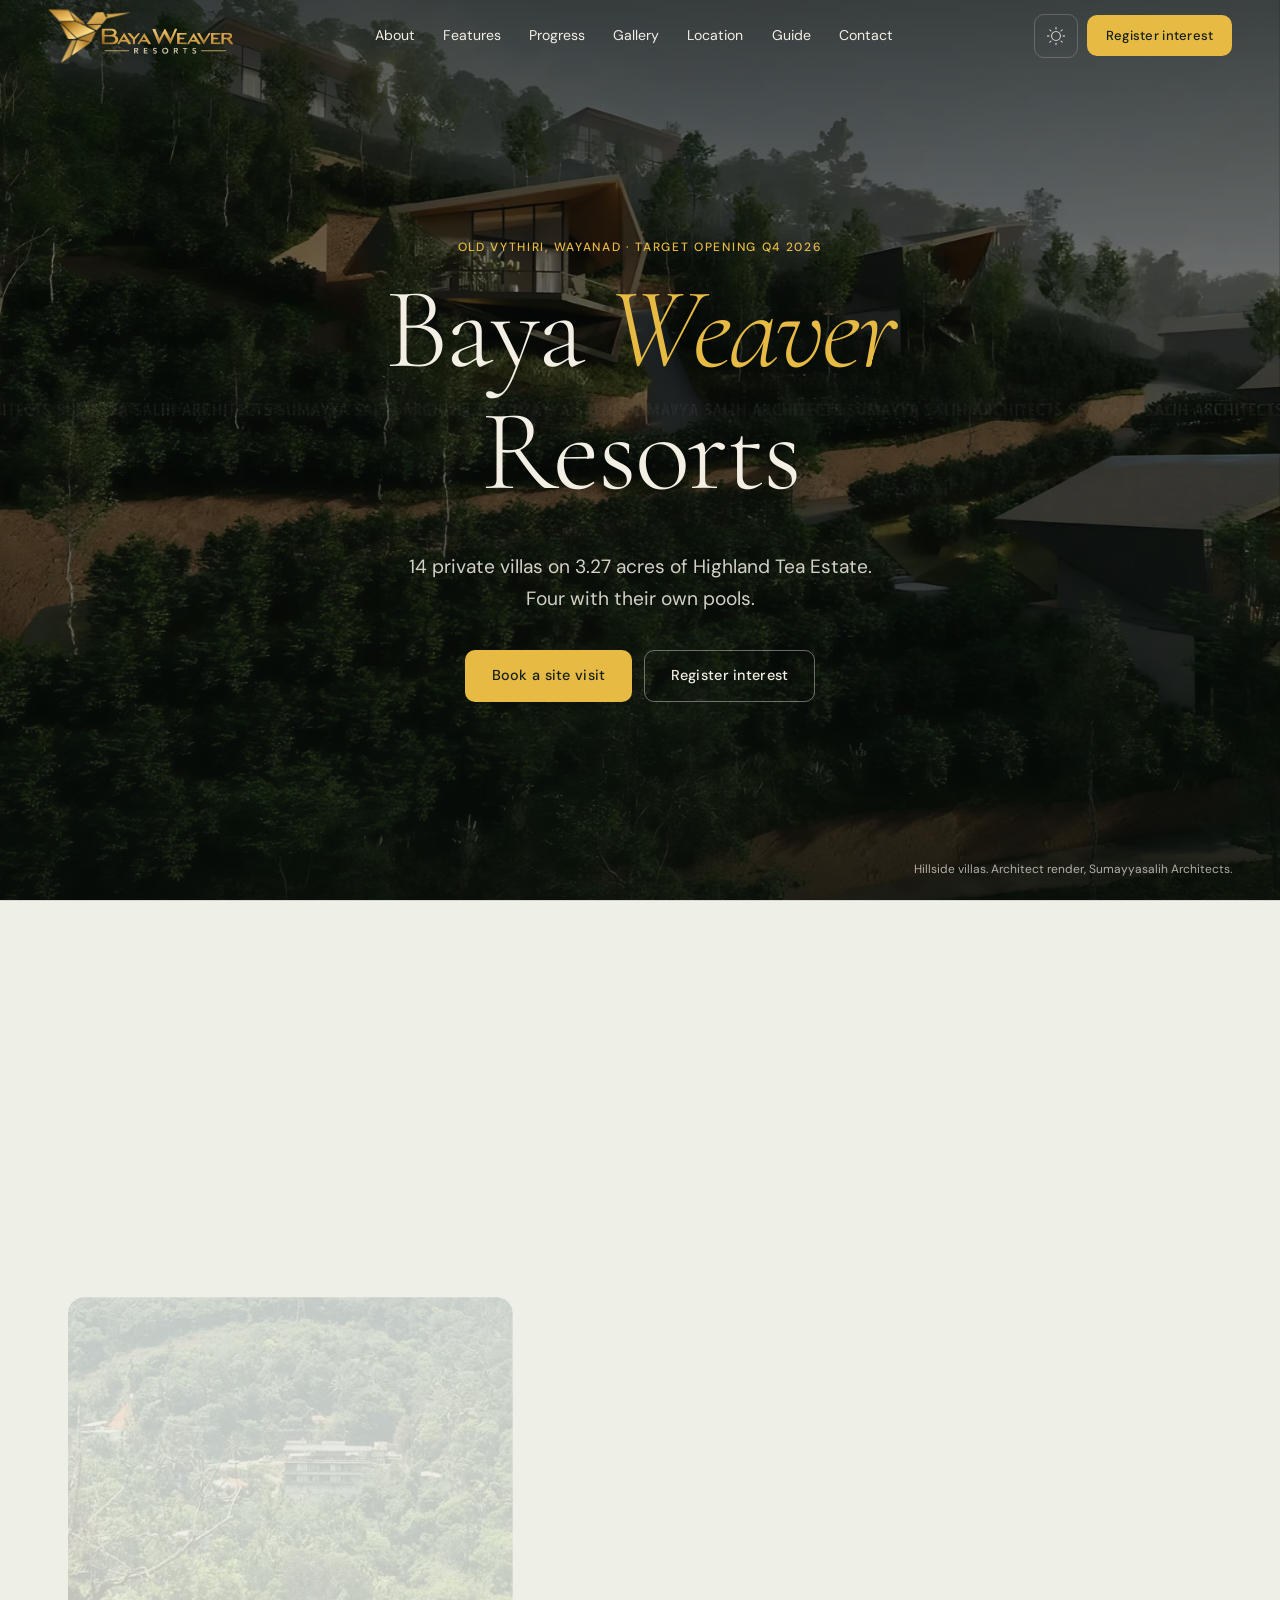
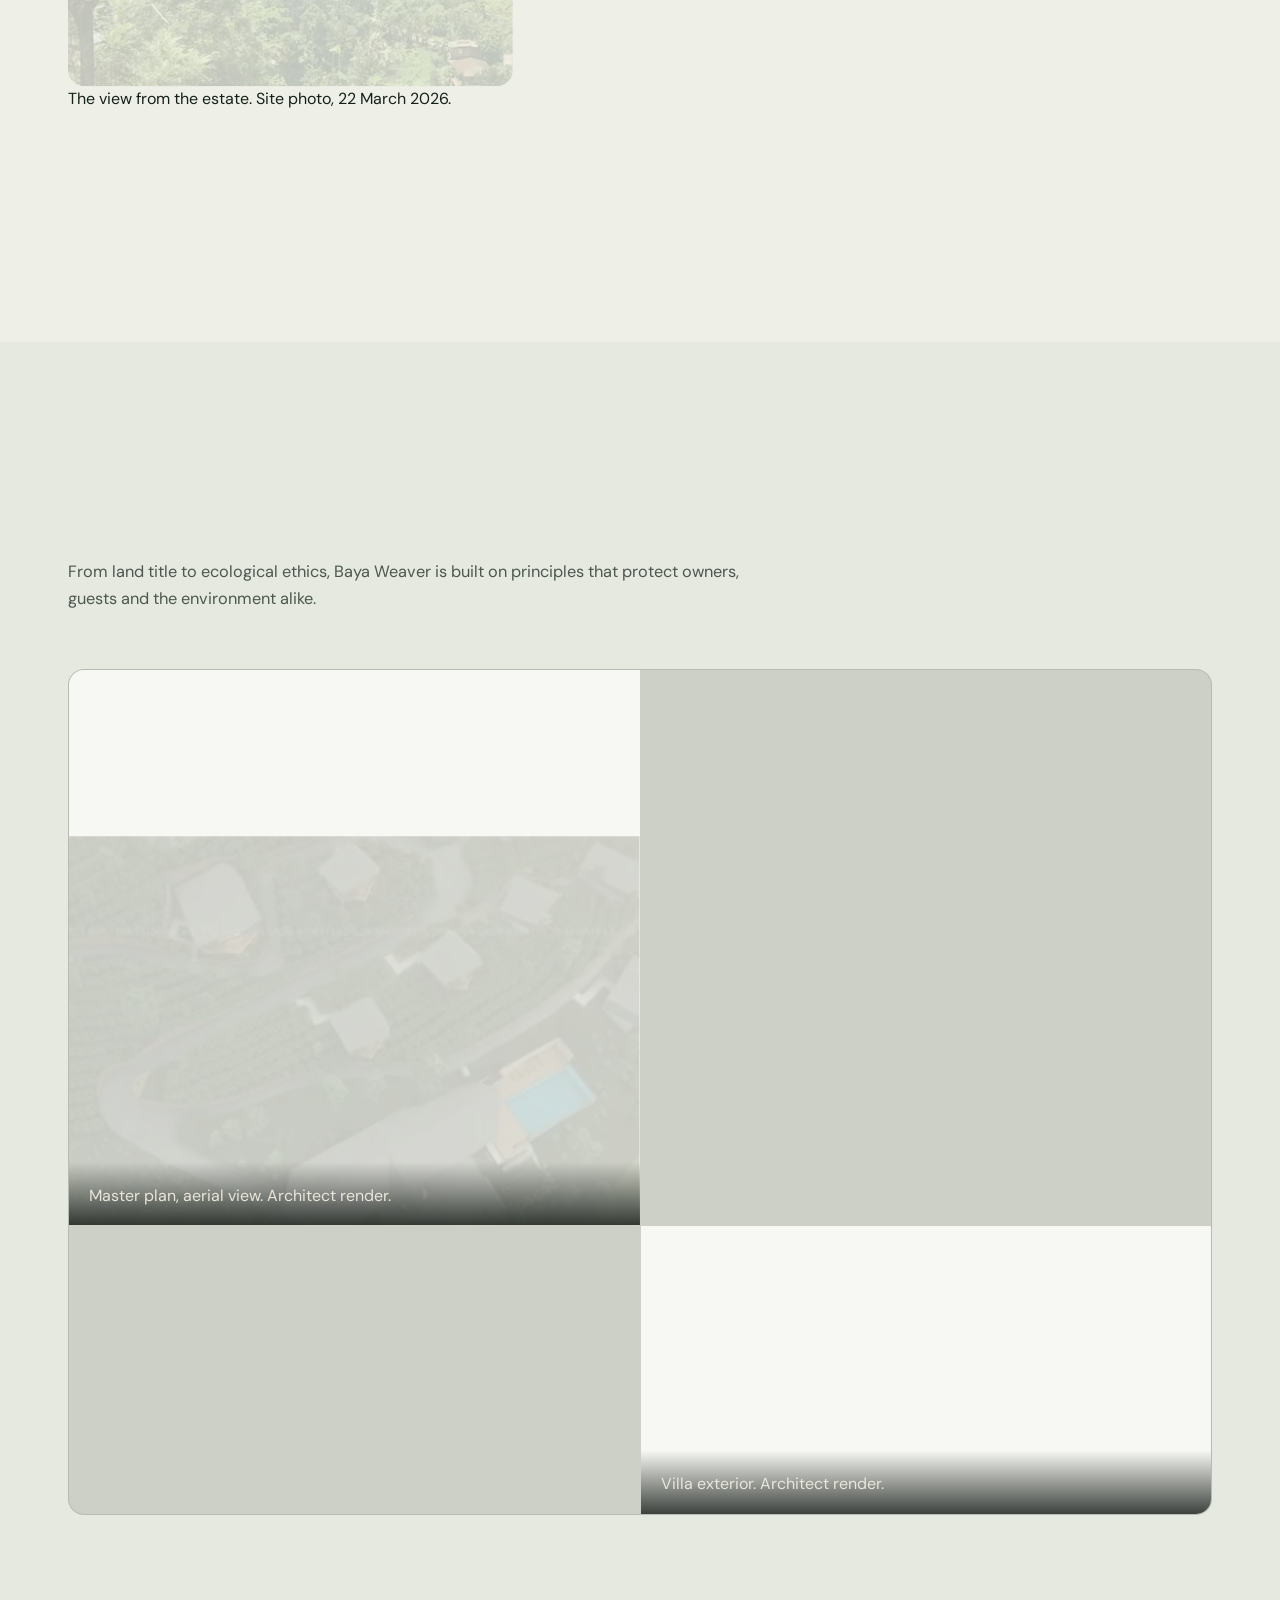
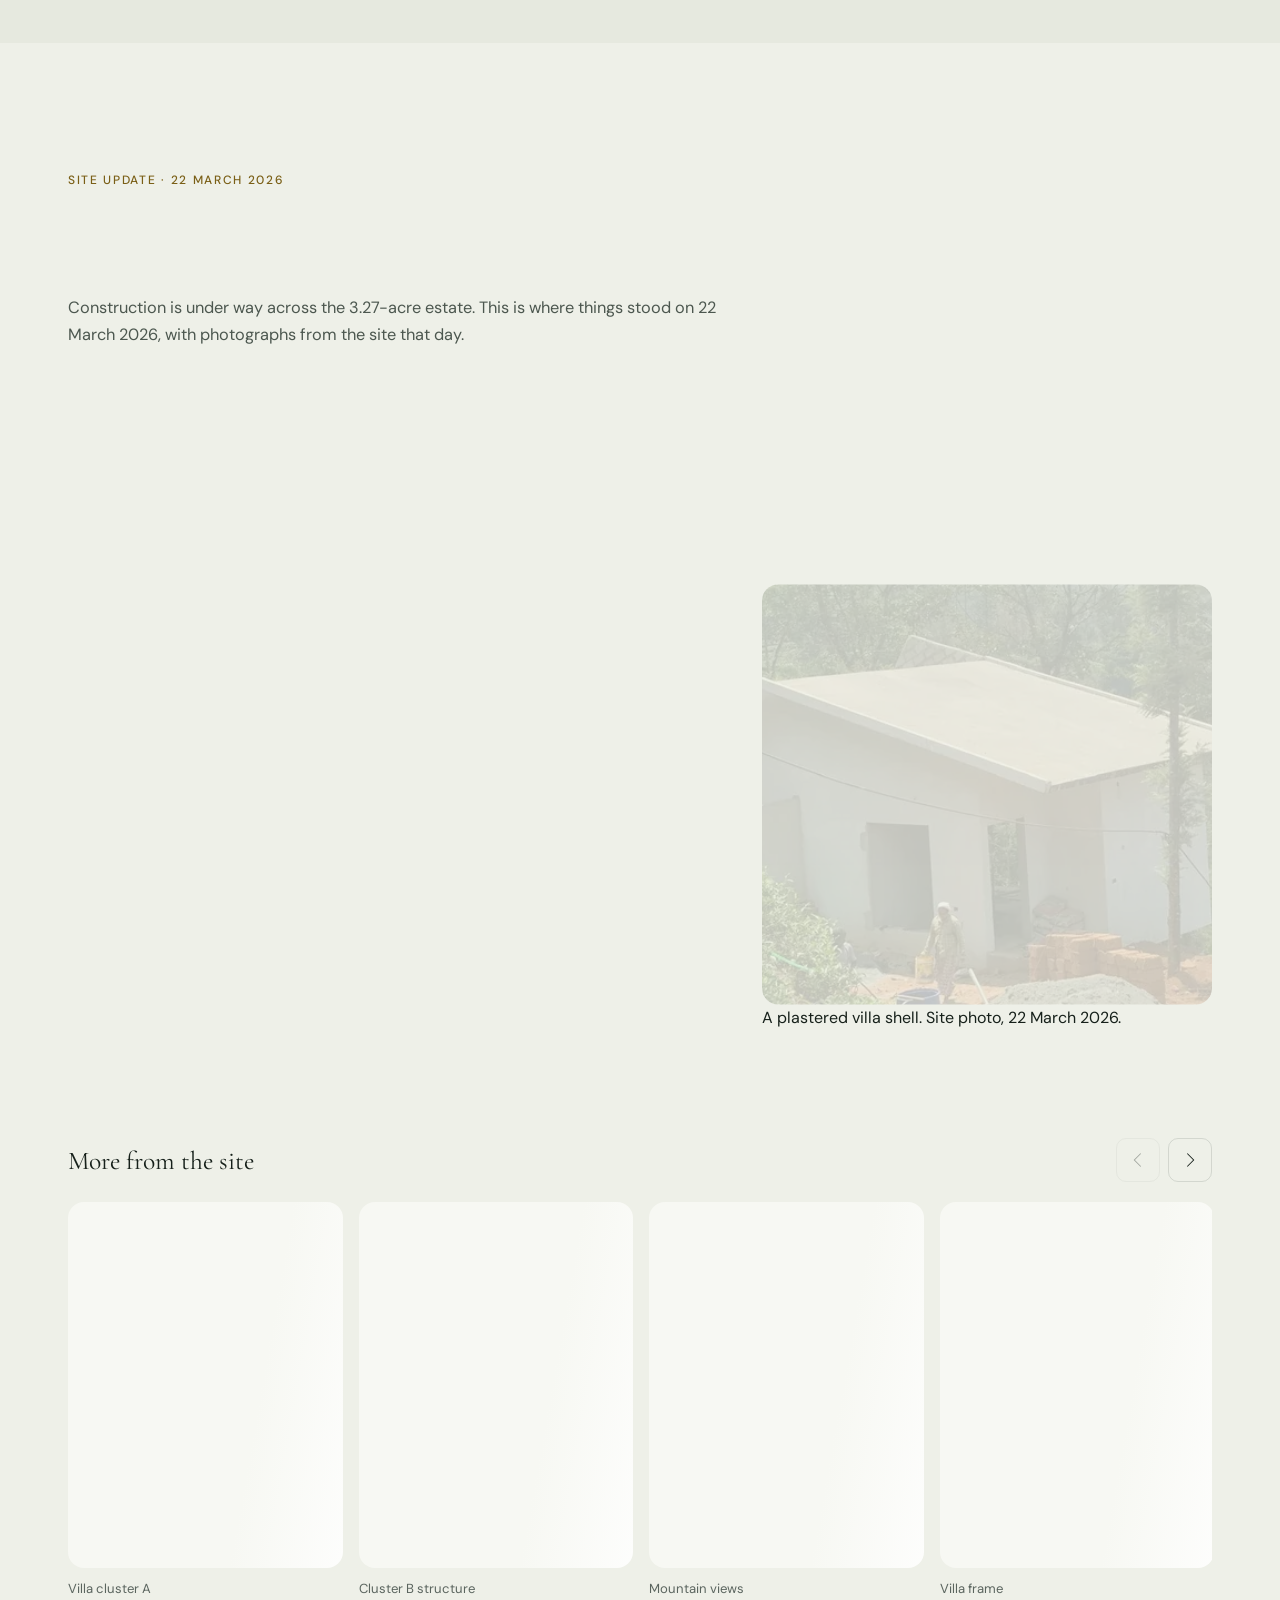
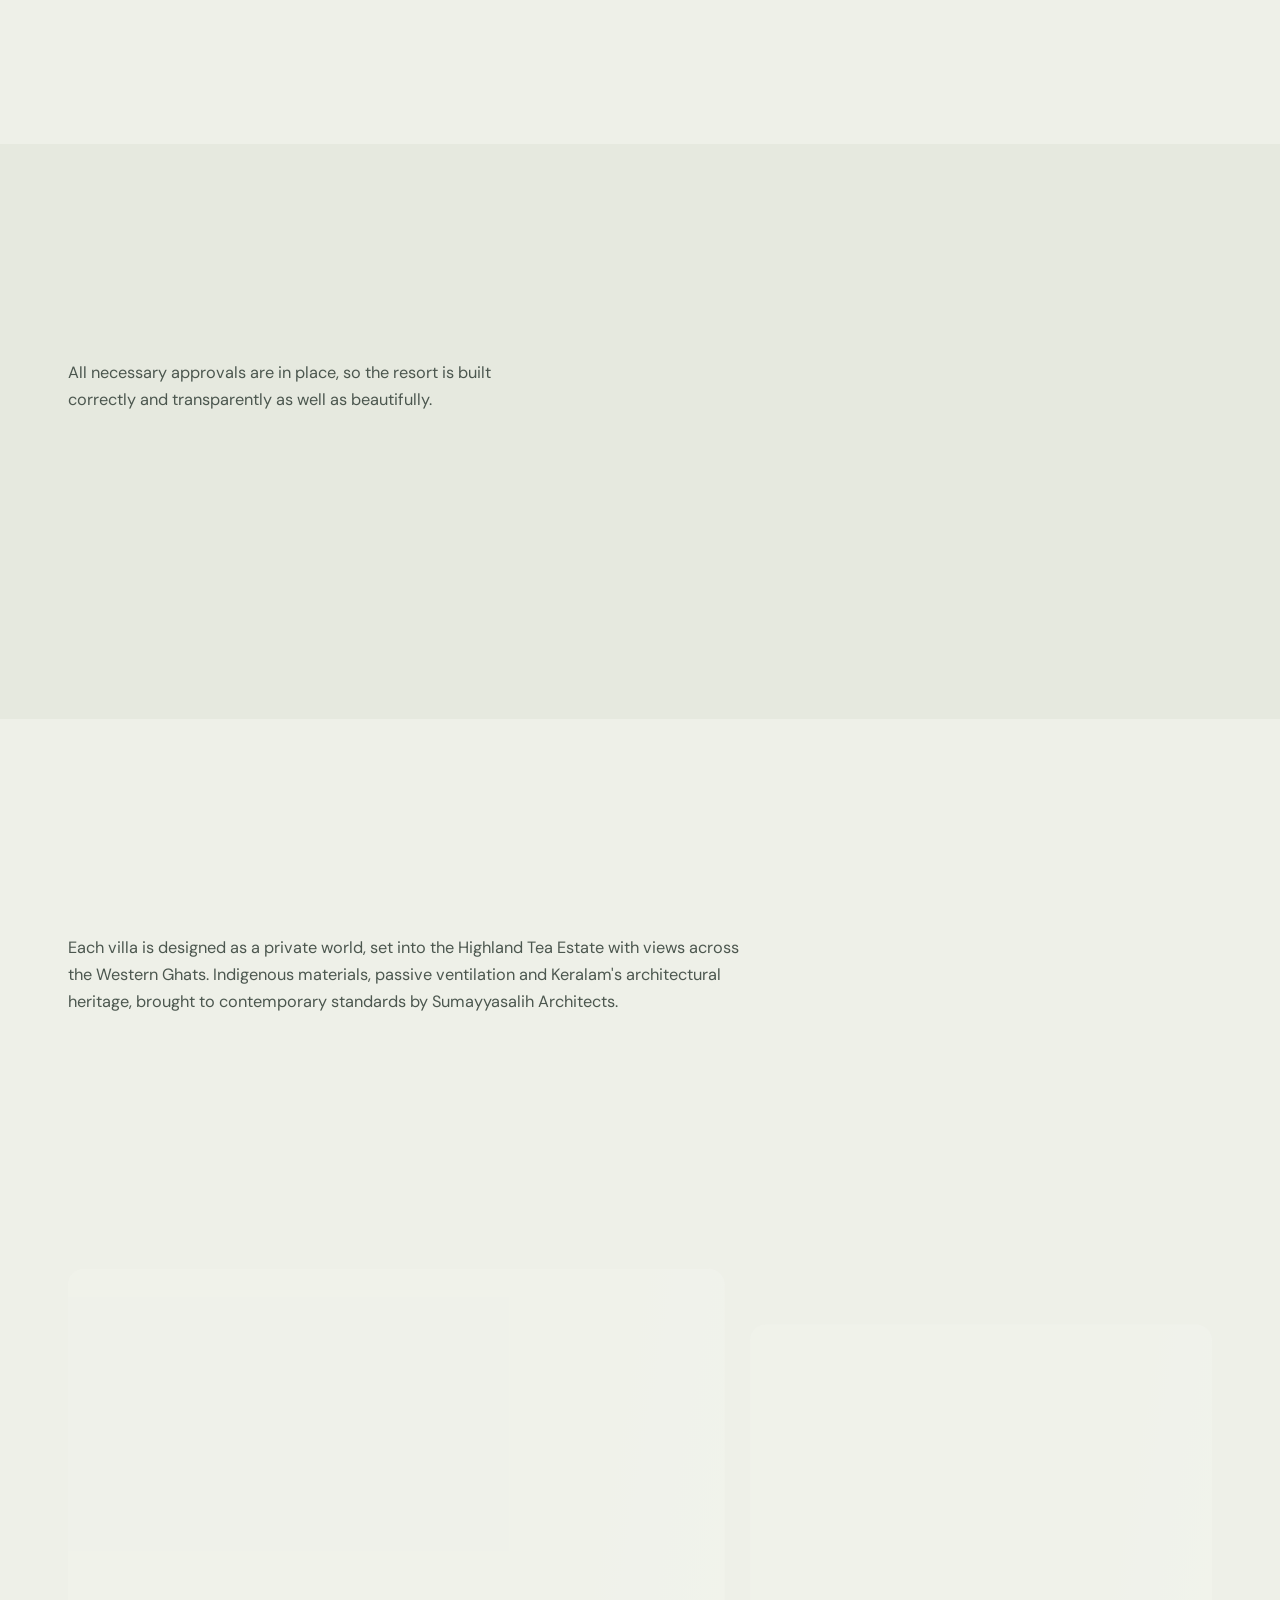
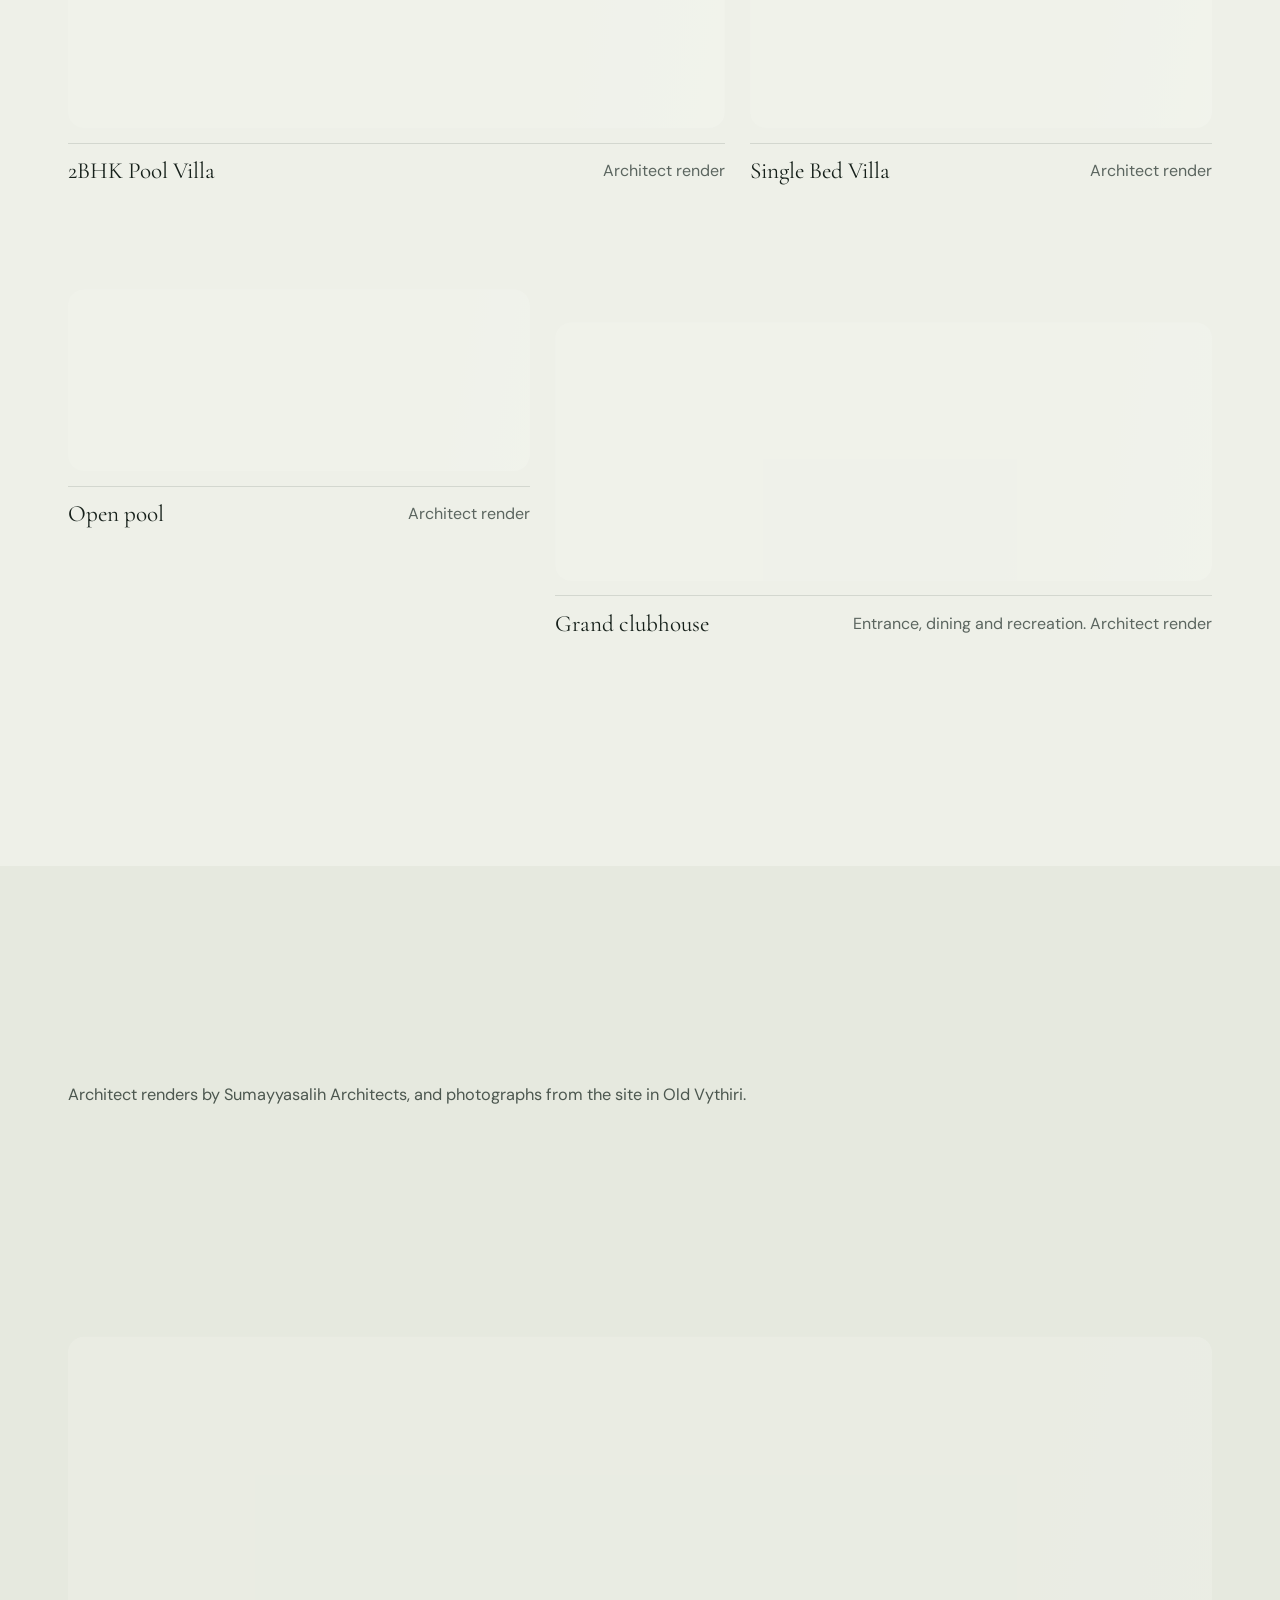
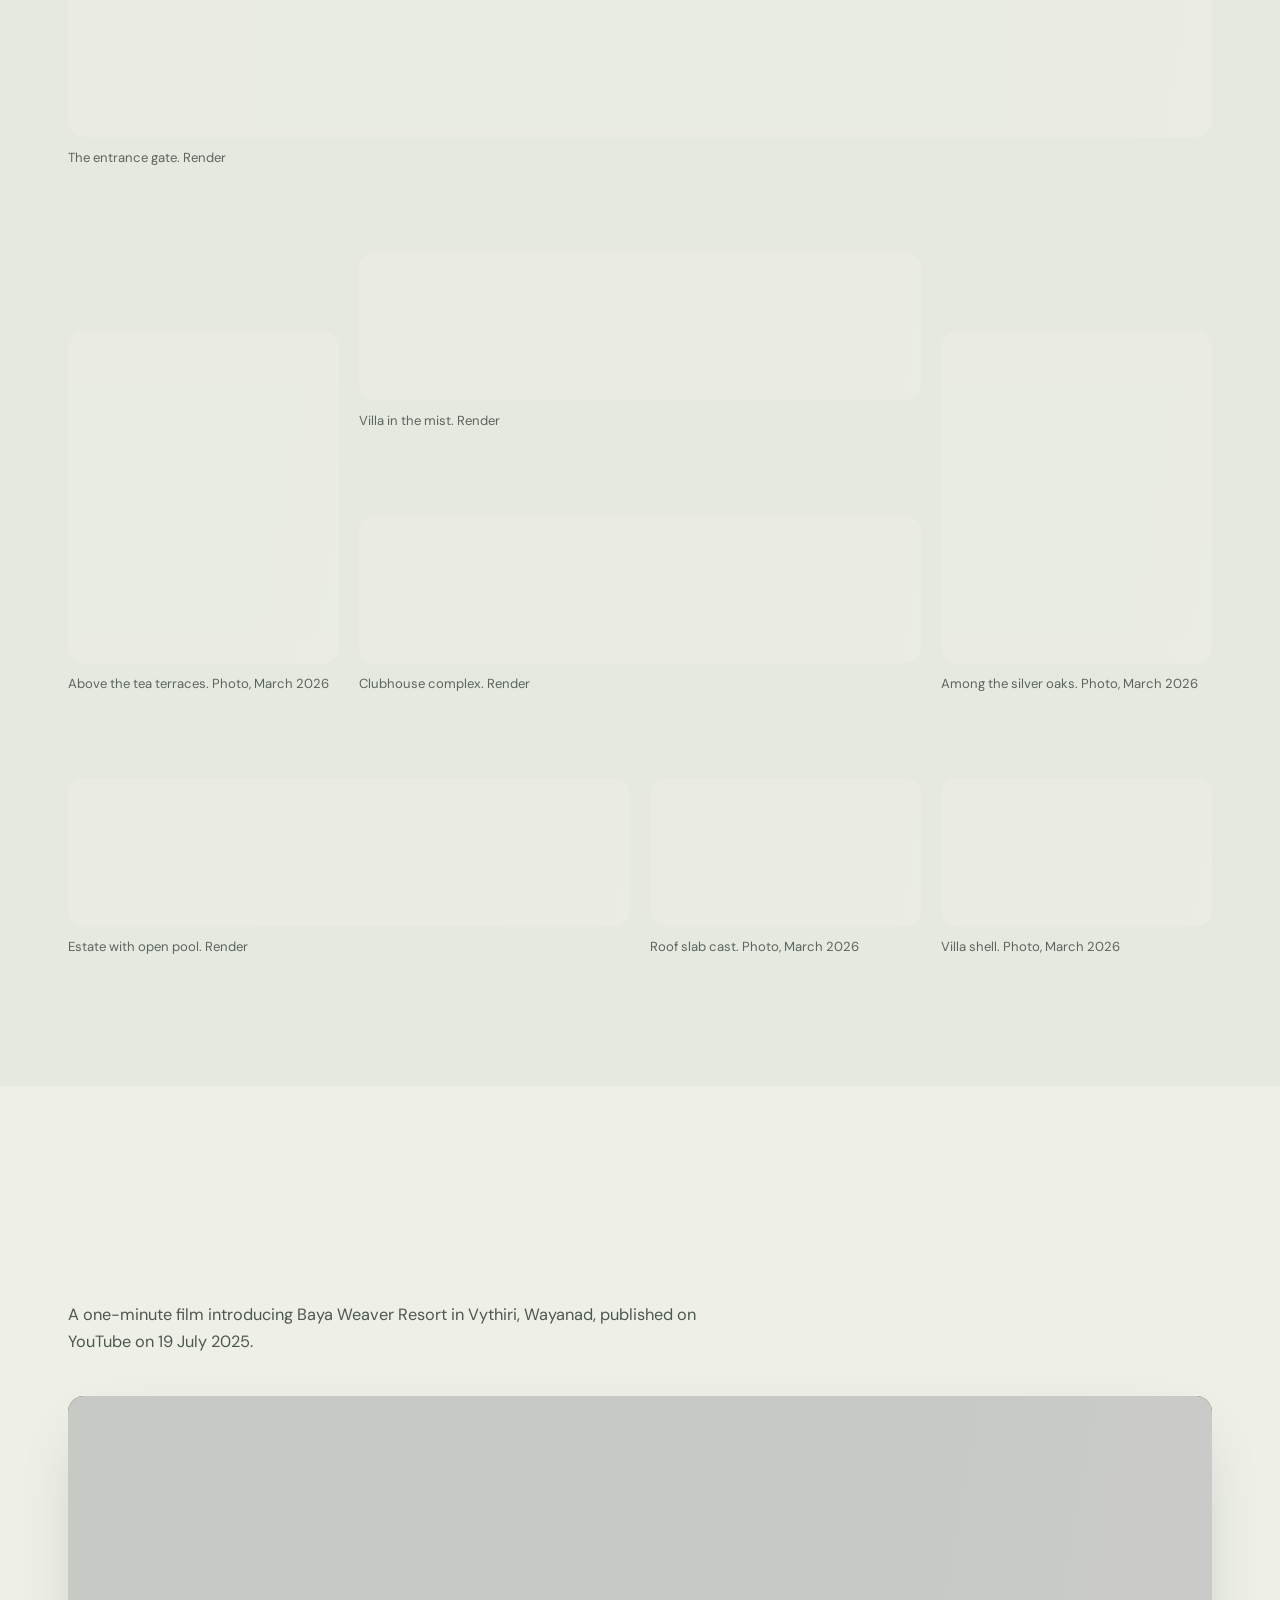
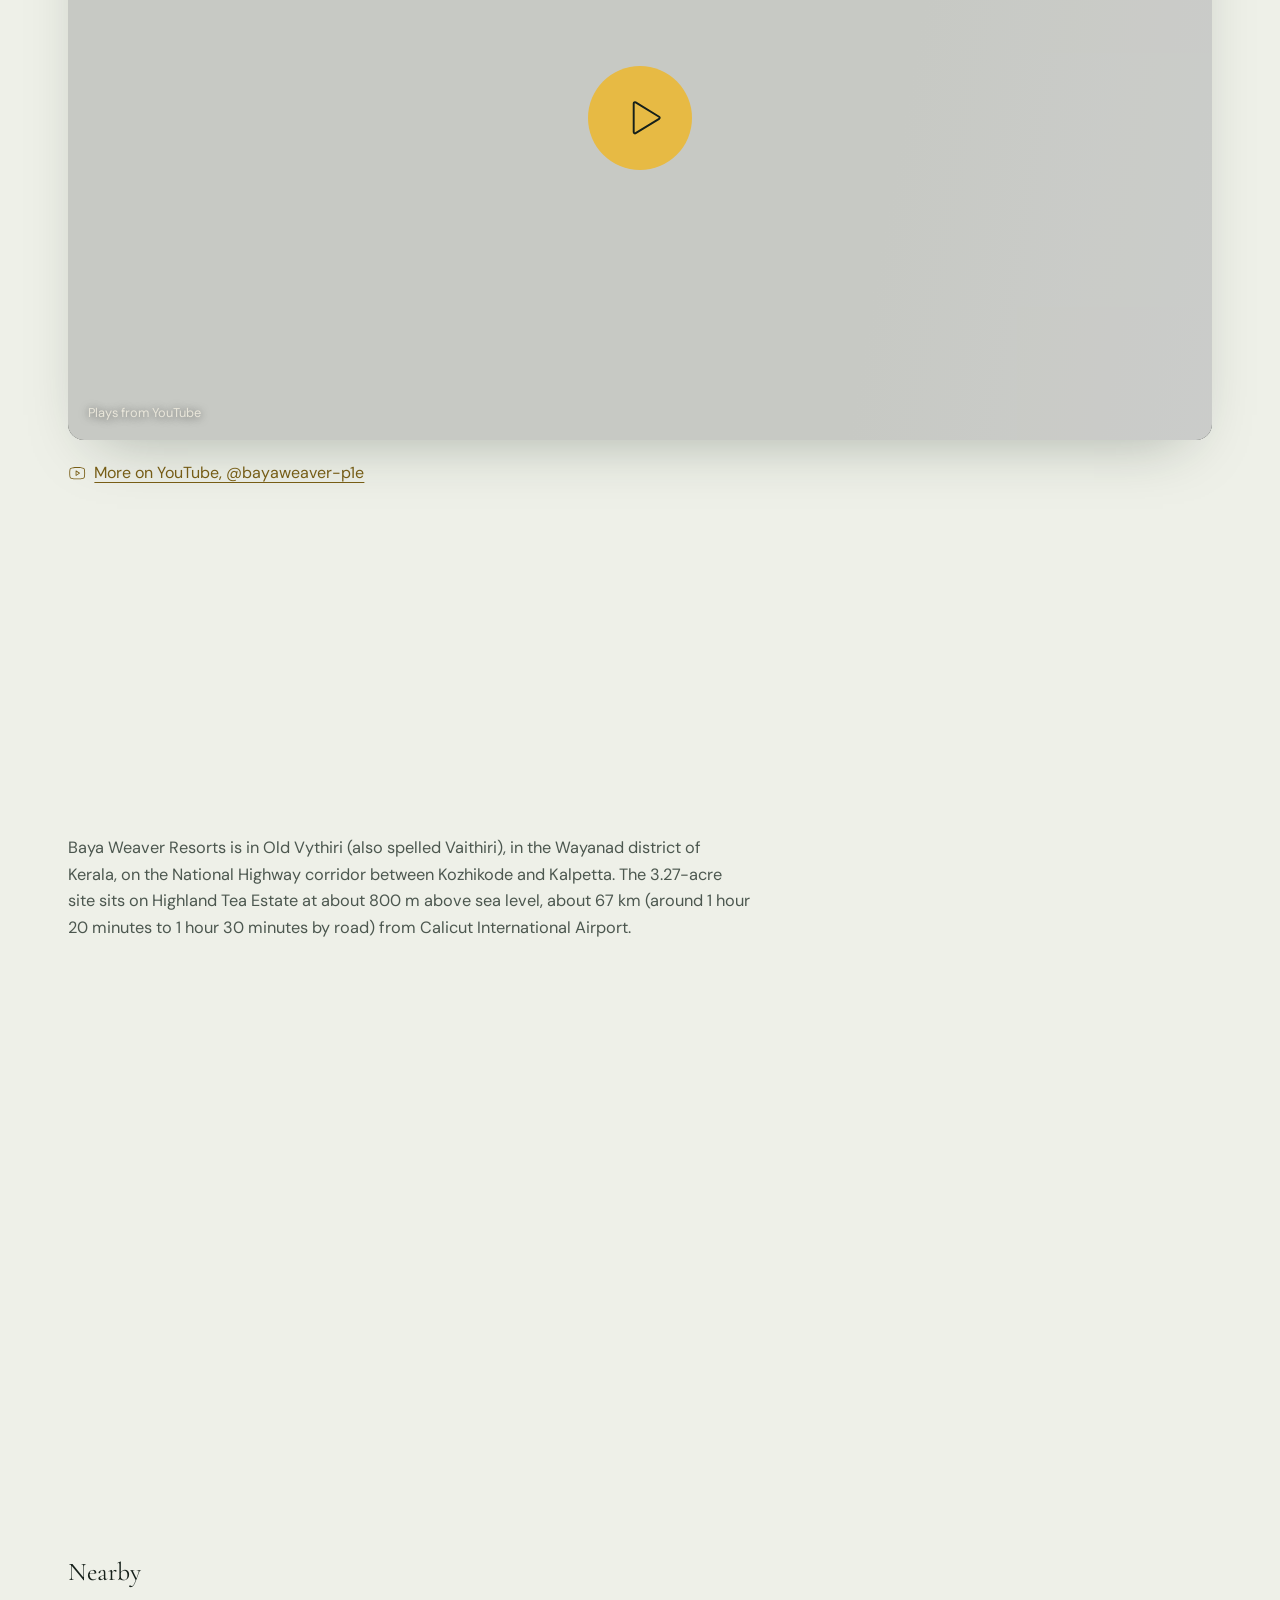
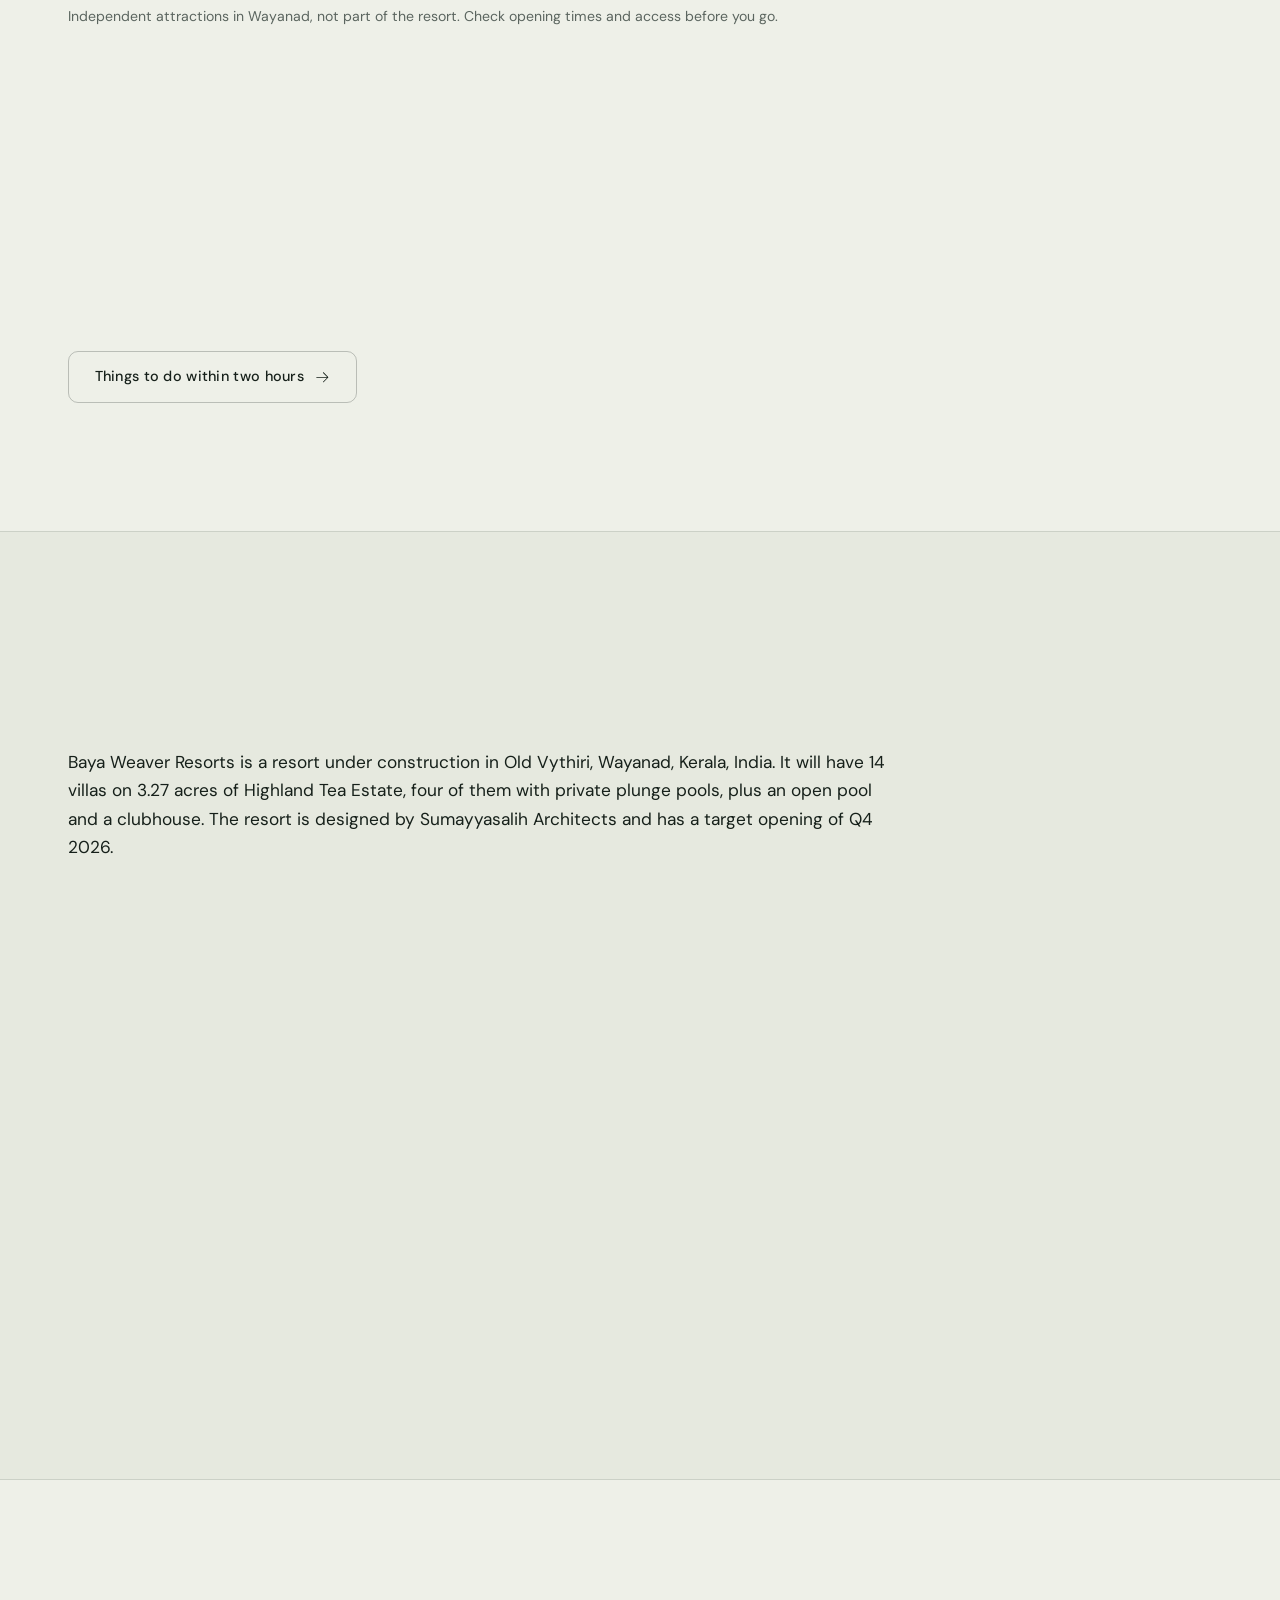
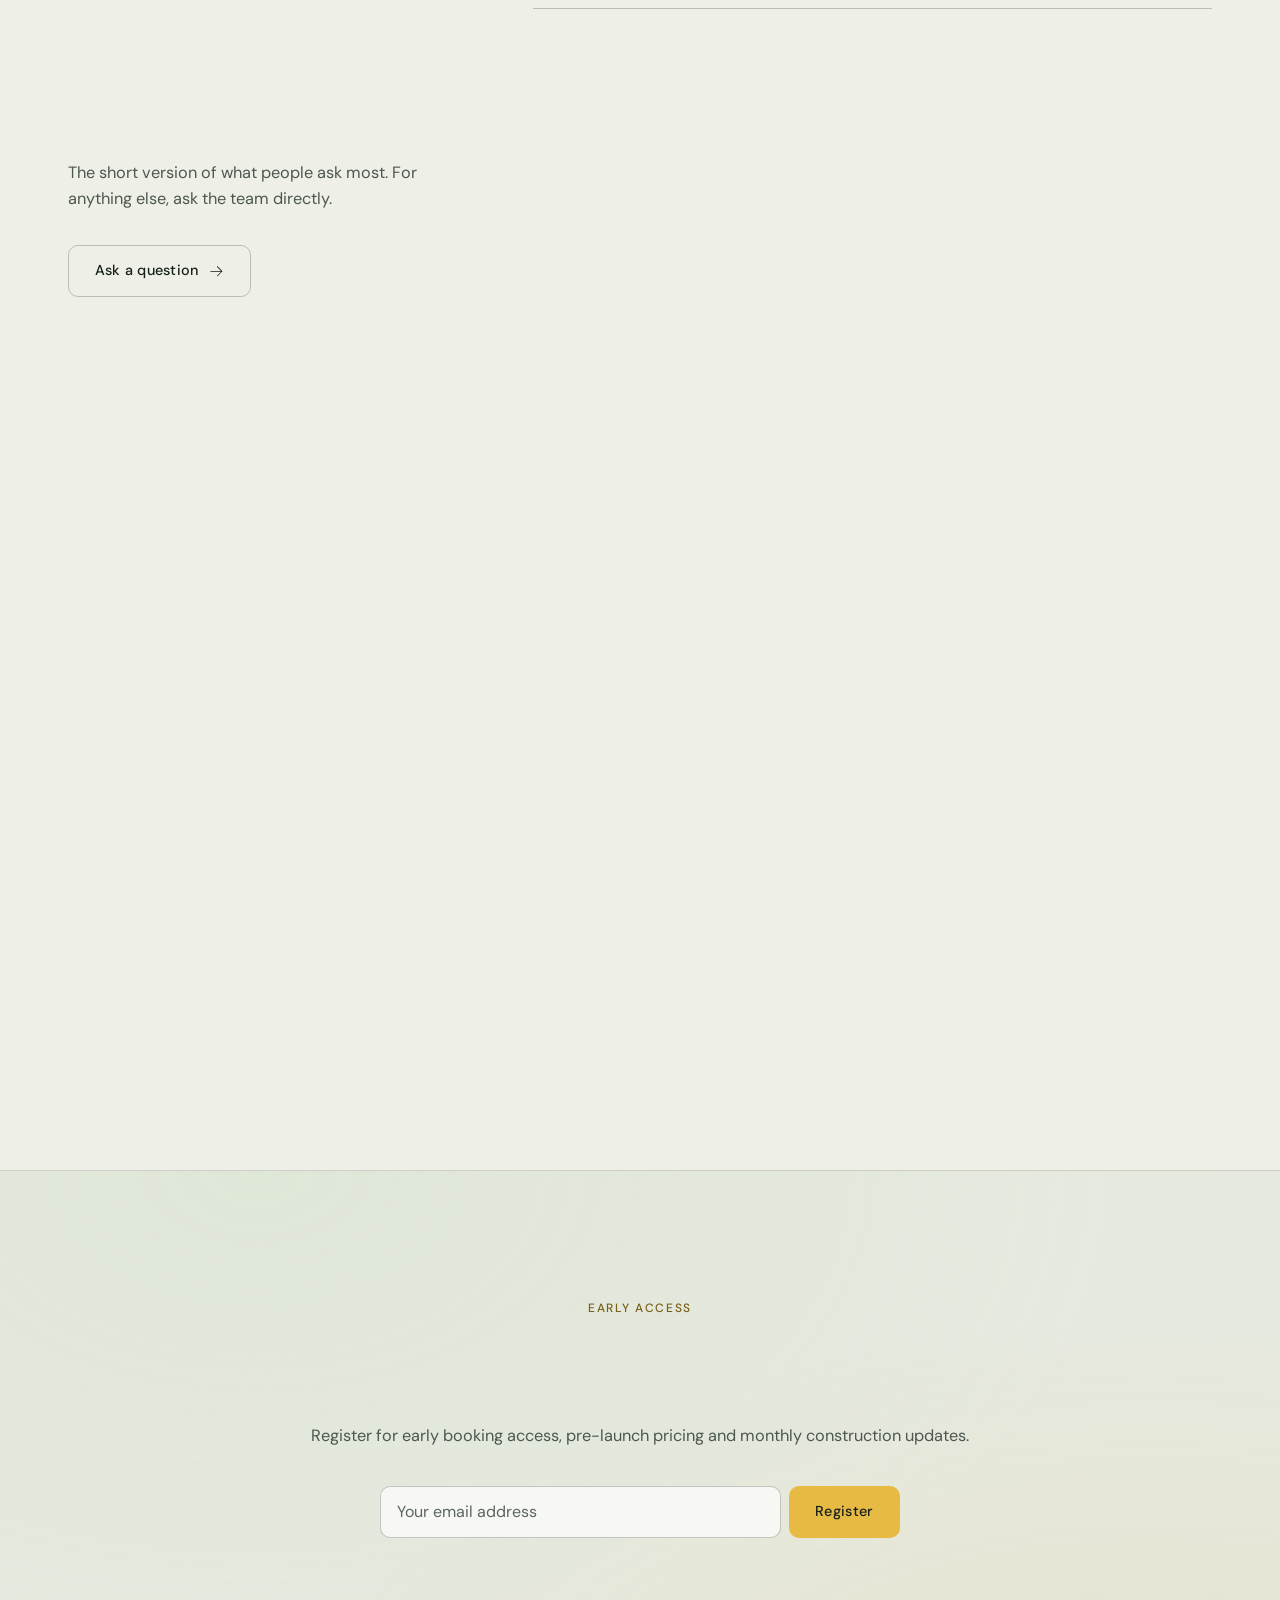
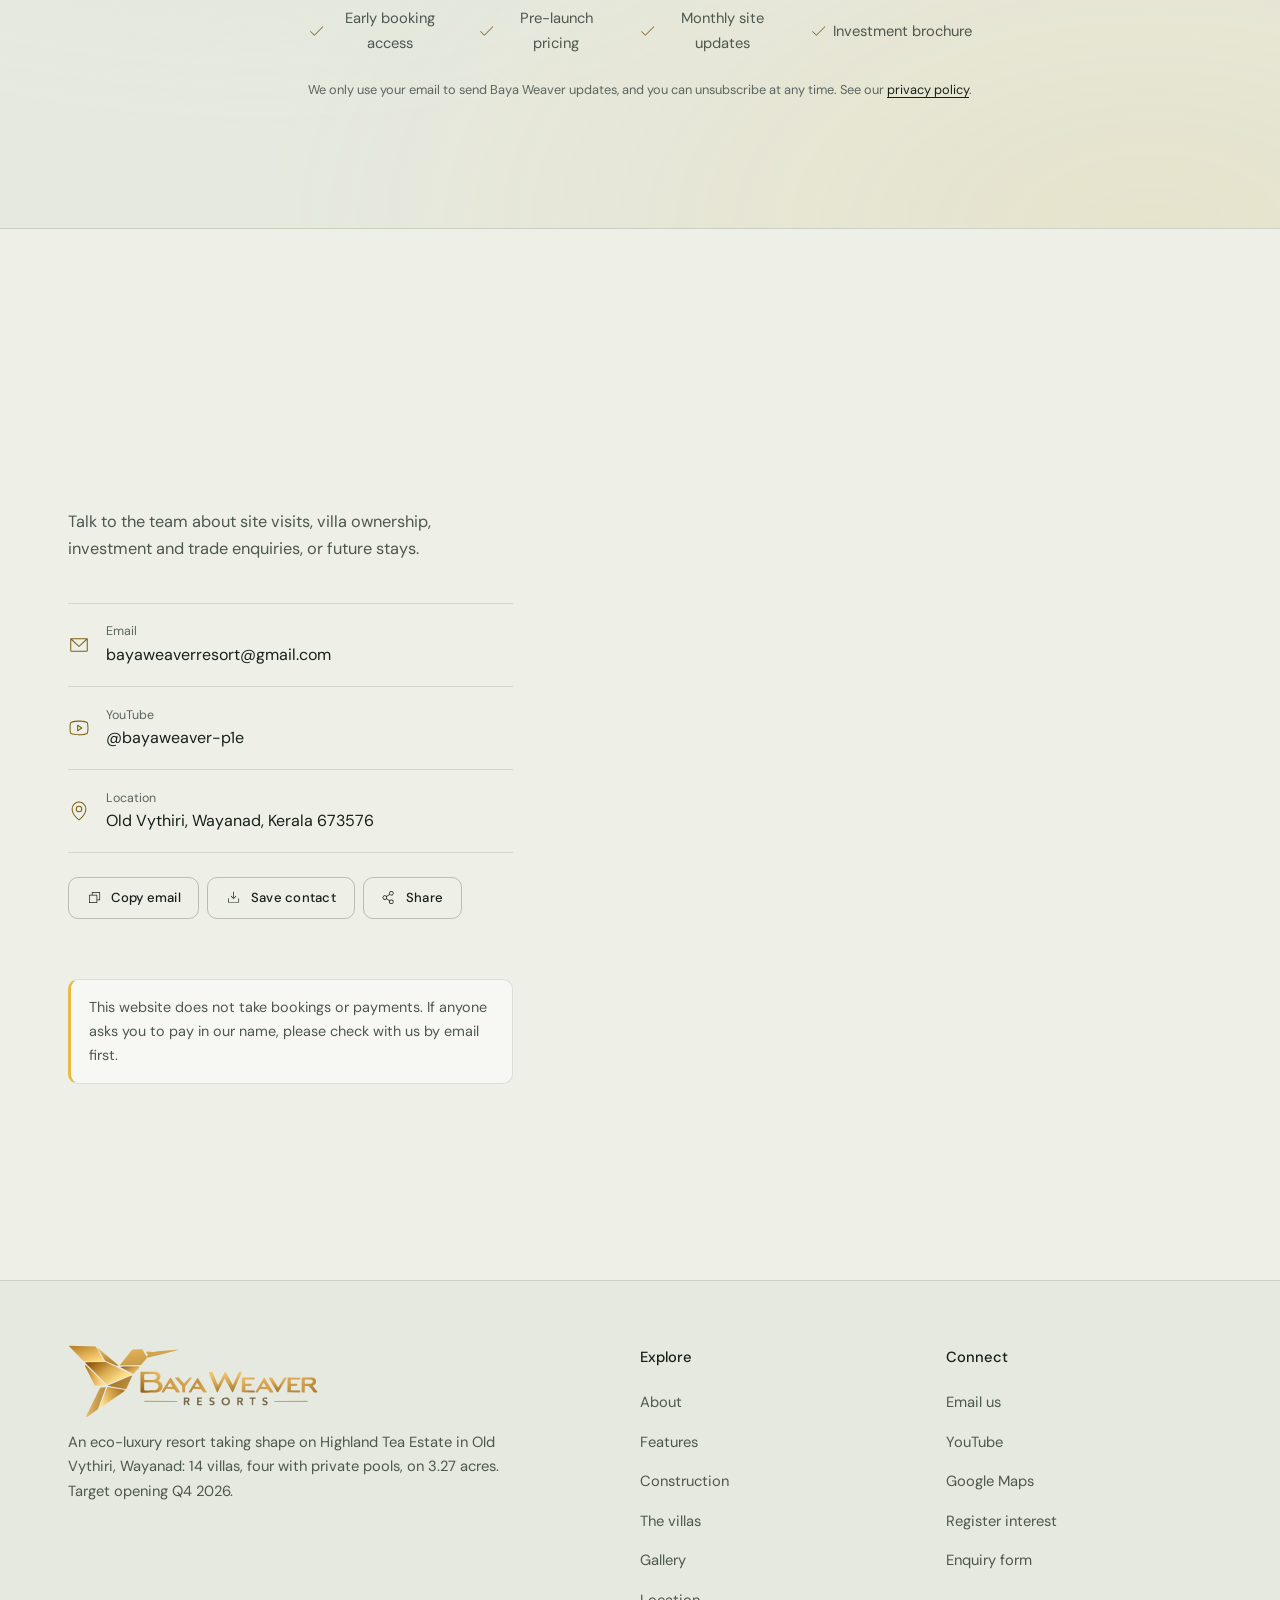
<file: index.html>
<!DOCTYPE html>
<html lang="en-IN">

<head>
  <meta charset="UTF-8">
  <meta name="viewport" content="width=device-width, initial-scale=1">
  <title>Baya Weaver Resorts | Pool Villa Resort in Vythiri, Wayanad</title>
  <meta name="description"
    content="14 villas, four with private pools, on 3.27 acres of tea estate in Old Vythiri, Wayanad, Kerala. Under construction, target opening Q4 2026.">
  <meta name="robots" content="index, follow">
  <link rel="canonical" href="https://afinz0z.github.io/Baya-Weaver-Website/">
  <link rel="alternate" hreflang="en-IN" href="https://afinz0z.github.io/Baya-Weaver-Website/">
  <link rel="alternate" hreflang="x-default" href="https://afinz0z.github.io/Baya-Weaver-Website/">

  <!-- Social sharing -->
  <meta property="og:type" content="website">
  <meta property="og:site_name" content="Baya Weaver Resorts">
  <meta property="og:title" content="Baya Weaver Resorts | Pool Villa Resort in Vythiri, Wayanad">
  <meta property="og:description"
    content="14 villas, four with private pools, on 3.27 acres of tea estate in Old Vythiri, Wayanad, Kerala. Under construction, target opening Q4 2026.">
  <meta property="og:url" content="https://afinz0z.github.io/Baya-Weaver-Website/">
  <meta property="og:image" content="https://afinz0z.github.io/Baya-Weaver-Website/images/site/og-baya-weaver.jpg?v=2">
  <meta property="og:image:width" content="1200">
  <meta property="og:image:height" content="630">
  <meta property="og:image:alt" content="Baya Weaver Resorts logo over an architect render of villas among tea bushes on a Wayanad hillside">
  <meta property="og:locale" content="en_IN">
  <meta name="twitter:card" content="summary_large_image">
  <meta name="twitter:title" content="Baya Weaver Resorts | Pool Villa Resort in Vythiri, Wayanad">
  <meta name="twitter:description"
    content="14 villas, four with private pools, on 3.27 acres of tea estate in Old Vythiri, Wayanad, Kerala. Under construction, target opening Q4 2026.">
  <meta name="twitter:image" content="https://afinz0z.github.io/Baya-Weaver-Website/images/site/og-baya-weaver.jpg?v=2">
  <meta name="theme-color" content="#0f1612" media="(prefers-color-scheme: dark)">
  <meta name="theme-color" content="#eef0e8" media="(prefers-color-scheme: light)">

  <meta name="geo.region" content="IN-KL">
  <meta name="geo.placename" content="Old Vythiri, Wayanad">
  <meta name="geo.position" content="11.535045;76.038681">
  <meta name="ICBM" content="11.535045, 76.038681">

  <script type="application/ld+json">
{
  "@context": "https://schema.org",
  "@graph": [
    {
      "@type": "Organization",
      "@id": "https://afinz0z.github.io/Baya-Weaver-Website/#org",
      "name": "Baya Weaver Resorts",
      "alternateName": "Baya Weaver Resort",
      "url": "https://afinz0z.github.io/Baya-Weaver-Website/",
      "logo": {
        "@type": "ImageObject",
        "url": "https://afinz0z.github.io/Baya-Weaver-Website/images/logo.png",
        "width": 1200,
        "height": 349
      },
      "email": "bayaweaverresort@gmail.com",
      "address": {
        "@type": "PostalAddress",
        "addressLocality": "Vythiri",
        "addressRegion": "Kerala",
        "postalCode": "673576",
        "addressCountry": "IN"
      },
      "sameAs": [
        "https://www.youtube.com/@Bayaweaver-p1e"
      ],
      "contactPoint": {
        "@type": "ContactPoint",
        "contactType": "Enquiries",
        "email": "bayaweaverresort@gmail.com",
        "availableLanguage": [
          "en"
        ]
      },
      "image": "https://afinz0z.github.io/Baya-Weaver-Website/images/icon-512.png"
    },
    {
      "@type": "WebSite",
      "@id": "https://afinz0z.github.io/Baya-Weaver-Website/#website",
      "url": "https://afinz0z.github.io/Baya-Weaver-Website/",
      "name": "Baya Weaver Resorts",
      "alternateName": "Baya Weaver Resort",
      "inLanguage": "en-IN",
      "publisher": {
        "@id": "https://afinz0z.github.io/Baya-Weaver-Website/#org"
      }
    },
    {
      "@type": "Resort",
      "@id": "https://afinz0z.github.io/Baya-Weaver-Website/#resort",
      "name": "Baya Weaver Resorts",
      "alternateName": [
        "Baya Weaver Resort",
        "Bayaweaver Resort",
        "Baya Weaver Resort Vythiri",
        "Baya Weaver Resort Wayanad",
        "ബയ വീവർ റിസോർട്ട്"
      ],
      "disambiguatingDescription": "A resort in Wayanad, Kerala; not the baya weaver bird (Ploceus philippinus).",
      "description": "Baya Weaver Resorts is a new resort under construction in Old Vythiri, Wayanad, Kerala, India. It will have 14 villas on 3.27 acres of Highland Tea Estate, four of them with private plunge pools, plus an open pool and a clubhouse. The resort is designed by Sumayyasalih Architects and has a target opening of Q4 2026.",
      "url": "https://afinz0z.github.io/Baya-Weaver-Website/",
      "image": [
        "https://afinz0z.github.io/Baya-Weaver-Website/images/site/og-baya-weaver.jpg?v=2",
        "https://afinz0z.github.io/Baya-Weaver-Website/images/site/render-master-plan-aerial.webp",
        "https://afinz0z.github.io/Baya-Weaver-Website/images/site/render-villa-facade.webp"
      ],
      "email": "bayaweaverresort@gmail.com",
      "parentOrganization": {
        "@id": "https://afinz0z.github.io/Baya-Weaver-Website/#org"
      },
      "address": {
        "@type": "PostalAddress",
        "streetAddress": "Old Vythiri",
        "addressLocality": "Vythiri",
        "addressRegion": "Kerala",
        "postalCode": "673576",
        "addressCountry": "IN"
      },
      "geo": {
        "@type": "GeoCoordinates",
        "latitude": 11.535045,
        "longitude": 76.038681
      },
      "containedInPlace": {
        "@type": "AdministrativeArea",
        "name": "Wayanad",
        "containedInPlace": {
          "@type": "State",
          "name": "Kerala",
          "containedInPlace": {
            "@type": "Country",
            "name": "India"
          }
        }
      },
      "hasMap": "https://maps.app.goo.gl/iyfaohvVfE9AvDzk8",
      "numberOfRooms": 14,
      "amenityFeature": [
        {
          "@type": "LocationFeatureSpecification",
          "name": "Private plunge pools (4 villas)",
          "value": true
        },
        {
          "@type": "LocationFeatureSpecification",
          "name": "Open pool",
          "value": true
        },
        {
          "@type": "LocationFeatureSpecification",
          "name": "Clubhouse",
          "value": true
        }
      ],
      "containsPlace": [
        {
          "@type": "Accommodation",
          "name": "2BHK Pool Villa",
          "numberOfBedrooms": 2,
          "image": "https://afinz0z.github.io/Baya-Weaver-Website/images/site/render-2bhk-pool-villa.webp"
        },
        {
          "@type": "Accommodation",
          "name": "Single Bed Villa",
          "image": "https://afinz0z.github.io/Baya-Weaver-Website/images/site/render-single-bed-villa.webp"
        }
      ],
      "subjectOf": {
        "@id": "https://afinz0z.github.io/Baya-Weaver-Website/#video"
      },
      "keywords": "resort in Wayanad, Vythiri resort, pool villas Wayanad, private pool villa Kerala, tea estate resort, eco resort Wayanad, new resort Wayanad 2026"
    },
    {
      "@type": "VideoObject",
      "@id": "https://afinz0z.github.io/Baya-Weaver-Website/#video",
      "name": "Baya Weaver Resort, Vythiri, Wayanad, Kerala",
      "description": "A one-minute film introducing Baya Weaver Resort, coming soon in Vythiri, Wayanad, Kerala.",
      "thumbnailUrl": "https://i.ytimg.com/vi/F8X-mcABL8U/hqdefault.jpg",
      "uploadDate": "2025-07-19T08:45:01-07:00",
      "duration": "PT1M1S",
      "embedUrl": "https://www.youtube-nocookie.com/embed/F8X-mcABL8U",
      "contentUrl": "https://www.youtube.com/watch?v=F8X-mcABL8U",
      "publisher": {
        "@id": "https://afinz0z.github.io/Baya-Weaver-Website/#org"
      }
    },
    {
      "@type": "WebPage",
      "@id": "https://afinz0z.github.io/Baya-Weaver-Website/#webpage",
      "url": "https://afinz0z.github.io/Baya-Weaver-Website/",
      "name": "Baya Weaver Resorts | Pool Villa Resort in Vythiri, Wayanad",
      "description": "14 villas, four with private pools, on 3.27 acres of tea estate in Old Vythiri, Wayanad, Kerala. Under construction, target opening Q4 2026.",
      "isPartOf": {
        "@id": "https://afinz0z.github.io/Baya-Weaver-Website/#website"
      },
      "about": {
        "@id": "https://afinz0z.github.io/Baya-Weaver-Website/#resort"
      },
      "inLanguage": "en-IN",
      "primaryImageOfPage": {
        "@type": "ImageObject",
        "url": "https://afinz0z.github.io/Baya-Weaver-Website/images/site/og-baya-weaver.jpg?v=2",
        "width": 1200,
        "height": 630
      },
      "datePublished": "2026-03-24",
      "dateModified": "2026-10-01",
      "mentions": [
        {
          "@type": "TouristAttraction",
          "name": "Pookode Lake",
          "containedInPlace": {
            "@type": "AdministrativeArea",
            "name": "Wayanad",
            "containedInPlace": {
              "@type": "State",
              "name": "Kerala",
              "containedInPlace": {
                "@type": "Country",
                "name": "India"
              }
            }
          }
        },
        {
          "@type": "TouristAttraction",
          "name": "Lakkidi View Point",
          "containedInPlace": {
            "@type": "AdministrativeArea",
            "name": "Wayanad",
            "containedInPlace": {
              "@type": "State",
              "name": "Kerala",
              "containedInPlace": {
                "@type": "Country",
                "name": "India"
              }
            }
          }
        },
        {
          "@type": "TouristAttraction",
          "name": "Chembra Peak",
          "containedInPlace": {
            "@type": "AdministrativeArea",
            "name": "Wayanad",
            "containedInPlace": {
              "@type": "State",
              "name": "Kerala",
              "containedInPlace": {
                "@type": "Country",
                "name": "India"
              }
            }
          }
        },
        {
          "@type": "TouristAttraction",
          "name": "Banasura Sagar Dam",
          "containedInPlace": {
            "@type": "AdministrativeArea",
            "name": "Wayanad",
            "containedInPlace": {
              "@type": "State",
              "name": "Kerala",
              "containedInPlace": {
                "@type": "Country",
                "name": "India"
              }
            }
          }
        },
        {
          "@type": "TouristAttraction",
          "name": "Edakkal Caves",
          "containedInPlace": {
            "@type": "AdministrativeArea",
            "name": "Wayanad",
            "containedInPlace": {
              "@type": "State",
              "name": "Kerala",
              "containedInPlace": {
                "@type": "Country",
                "name": "India"
              }
            }
          }
        },
        {
          "@type": "TouristAttraction",
          "name": "Soochipara Falls",
          "containedInPlace": {
            "@type": "AdministrativeArea",
            "name": "Wayanad",
            "containedInPlace": {
              "@type": "State",
              "name": "Kerala",
              "containedInPlace": {
                "@type": "Country",
                "name": "India"
              }
            }
          }
        },
        {
          "@type": "TouristAttraction",
          "name": "Ennooru Tribal Heritage Village",
          "containedInPlace": {
            "@type": "AdministrativeArea",
            "name": "Wayanad",
            "containedInPlace": {
              "@type": "State",
              "name": "Kerala",
              "containedInPlace": {
                "@type": "Country",
                "name": "India"
              }
            }
          }
        }
      ],
      "keywords": "resort in Wayanad, Vythiri resort, pool villas Wayanad, private pool villa Kerala, tea estate resort, eco resort Wayanad, new resort Wayanad 2026"
    },
    {
      "@type": "FAQPage",
      "@id": "https://afinz0z.github.io/Baya-Weaver-Website/#faq",
      "isPartOf": {
        "@id": "https://afinz0z.github.io/Baya-Weaver-Website/#webpage"
      },
      "mainEntity": [
        {
          "@type": "Question",
          "name": "What is Baya Weaver Resorts?",
          "acceptedAnswer": {
            "@type": "Answer",
            "text": "Baya Weaver Resorts is a new resort under construction in Old Vythiri, Wayanad, Kerala, India. It will have 14 villas on 3.27 acres of Highland Tea Estate, four of them with private plunge pools, plus an open pool and a clubhouse. The resort is designed by Sumayyasalih Architects and has a target opening of Q4 2026."
          }
        },
        {
          "@type": "Question",
          "name": "Is Baya Weaver Resorts open yet?",
          "acceptedAnswer": {
            "@type": "Answer",
            "text": "Not yet. The resort is under construction in Old Vythiri, Wayanad, with a target opening of Q4 2026. The latest site update on this page is dated 22 March 2026."
          }
        },
        {
          "@type": "Question",
          "name": "Can I book a stay?",
          "acceptedAnswer": {
            "@type": "Answer",
            "text": "Bookings are not open yet. Register your interest to hear first when they open, or send a future-stay enquiry through the form."
          }
        },
        {
          "@type": "Question",
          "name": "How much will a stay cost?",
          "acceptedAnswer": {
            "@type": "Answer",
            "text": "Room rates have not been published yet. Register your interest to receive pre-launch pricing when it is announced."
          }
        },
        {
          "@type": "Question",
          "name": "Can I visit the site before it opens?",
          "acceptedAnswer": {
            "@type": "Answer",
            "text": "Yes. Choose “Book a site visit” in the enquiry form and add your preferred dates, and the team will get back to you to arrange it."
          }
        },
        {
          "@type": "Question",
          "name": "Who is the resort for?",
          "acceptedAnswer": {
            "@type": "Answer",
            "text": "Baya Weaver is planned for families, couples and nature lovers looking for a quiet highland stay in Wayanad, among tea gardens and forest in the Western Ghats."
          }
        },
        {
          "@type": "Question",
          "name": "How many villas are there, and which have private pools?",
          "acceptedAnswer": {
            "@type": "Answer",
            "text": "There are 14 villas on 3.27 acres. Four villas have their own private plunge pools, and one open pool serves the wider resort. The designs shown include the 2BHK Pool Villa and the Single Bed Villa."
          }
        },
        {
          "@type": "Question",
          "name": "What facilities will the resort have?",
          "acceptedAnswer": {
            "@type": "Answer",
            "text": "Alongside the 14 villas, the resort plans an open pool and a central clubhouse for dining, gatherings and recreation. Four villas have private plunge pools. The design includes native landscaping, solar integration and rainwater harvesting."
          }
        },
        {
          "@type": "Question",
          "name": "Where is the resort and how do I get there?",
          "acceptedAnswer": {
            "@type": "Answer",
            "text": "Old Vythiri, Wayanad District, Kerala 673576, on the National Highway corridor. Calicut International Airport is about 67 km away (around 1 hour 20 minutes to 1 hour 30 minutes by road). By road it is about 60 km from Kozhikode, 150 km from Mysore and 295 km from Bangalore via NH766."
          }
        },
        {
          "@type": "Question",
          "name": "Is Vythiri the same as Vaithiri?",
          "acceptedAnswer": {
            "@type": "Answer",
            "text": "Yes. Vythiri is also spelled Vaithiri. Old Vythiri is part of the Vythiri area in Wayanad district, Kerala, on the road between Kozhikode and Kalpetta."
          }
        },
        {
          "@type": "Question",
          "name": "Who designed the resort?",
          "acceptedAnswer": {
            "@type": "Answer",
            "text": "Sumayyasalih Architects. Images marked “render” on this site are their architectural renders of proposed designs, not photographs of finished buildings."
          }
        },
        {
          "@type": "Question",
          "name": "Can I own or invest in a villa?",
          "acceptedAnswer": {
            "@type": "Answer",
            "text": "The team welcomes enquiries about villa ownership and investment and shares details directly. Nothing on this website is an offer. Choose “Villa ownership” or “Investment opportunity” in the form, or request the brochure."
          }
        },
        {
          "@type": "Question",
          "name": "How do I get construction updates?",
          "acceptedAnswer": {
            "@type": "Answer",
            "text": "Register your email in the “Be the first to know” section to receive monthly construction updates. You can unsubscribe at any time."
          }
        },
        {
          "@type": "Question",
          "name": "How do I contact Baya Weaver Resorts?",
          "acceptedAnswer": {
            "@type": "Answer",
            "text": "Email bayaweaverresort@gmail.com or use the enquiry form on this page, choosing the type of enquiry. The team replies by email."
          }
        }
      ]
    }
  ]
}
  </script>

  <meta http-equiv="Content-Security-Policy"
    content="default-src 'self'; script-src 'self'; style-src 'self'; img-src 'self' data:; font-src 'self'; connect-src 'self' https://formspree.io; frame-src https://www.youtube-nocookie.com https://www.google.com https://maps.google.com; form-action 'self' https://formspree.io; base-uri 'self'; object-src 'none'">
  <meta name="referrer" content="strict-origin-when-cross-origin">
  <script src="js/theme.js?v=5"></script>

  <link rel="icon" href="favicon.ico?v=2" sizes="48x48">
  <link rel="icon" href="images/favicon.svg?v=2" type="image/svg+xml">
  <link rel="icon" href="images/icon-192.png?v=2" type="image/png" sizes="192x192">
  <link rel="apple-touch-icon" href="images/apple-touch-icon.png?v=2">
  <link rel="manifest" href="site.webmanifest">
  <link rel="preload" href="fonts/cormorant-garamond-latin-300-normal.woff2" as="font" type="font/woff2" crossorigin>
  <link rel="preload" href="fonts/dm-sans-latin-400-normal.woff2" as="font" type="font/woff2" crossorigin>
  <link rel="stylesheet" href="css/site.css?v=13">
</head>

<body>
  <div class="scroll-progress" aria-hidden="true"></div>
  <a class="skip-link" href="#main">Skip to content</a>

  <!-- NAVBAR -->
  <header class="navbar" id="navbar">
    <a href="#top" class="brand">
      <svg class="brand-logo" viewBox="8 9.5 900.2 261.8" xmlns="http://www.w3.org/2000/svg" role="img" aria-label="Baya Weaver Resorts"><defs><linearGradient id="hb1" gradientUnits="userSpaceOnUse" x1="64" y1="2" x2="92" y2="75"><stop offset="0" stop-color="#b9822a"/><stop offset=".5" stop-color="#deac51"/><stop offset="1" stop-color="#ffd67c"/></linearGradient><linearGradient id="hb2" gradientUnits="userSpaceOnUse" x1="149" y1="77" x2="153" y2="32"><stop offset="0" stop-color="#b57b25"/><stop offset=".5" stop-color="#c89641"/><stop offset="1" stop-color="#debc73"/></linearGradient><linearGradient id="hb3" gradientUnits="userSpaceOnUse" x1="273" y1="75" x2="263" y2="27"><stop offset="0" stop-color="#c89d4f"/><stop offset=".5" stop-color="#d5a54d"/><stop offset="1" stop-color="#deaf59"/></linearGradient><linearGradient id="hb4" gradientUnits="userSpaceOnUse" x1="115" y1="57" x2="180" y2="146"><stop offset="0" stop-color="#925a08"/><stop offset=".5" stop-color="#d8a74d"/><stop offset="1" stop-color="#ffe48e"/></linearGradient><linearGradient id="hb5" gradientUnits="userSpaceOnUse" x1="73" y1="127" x2="137" y2="131"><stop offset="0" stop-color="#b37a21"/><stop offset=".5" stop-color="#e5b65d"/><stop offset="1" stop-color="#ffe293"/></linearGradient><linearGradient id="hb6" gradientUnits="userSpaceOnUse" x1="223" y1="77" x2="244" y2="108"><stop offset="0" stop-color="#916520"/><stop offset=".5" stop-color="#c49640"/><stop offset="1" stop-color="#e5b75d"/></linearGradient><linearGradient id="hb9" gradientUnits="userSpaceOnUse" x1="184" y1="130" x2="216" y2="161"><stop offset="0" stop-color="#a47b34"/><stop offset=".5" stop-color="#b08131"/><stop offset="1" stop-color="#bb8b39"/></linearGradient><linearGradient id="hb18" gradientUnits="userSpaceOnUse" x1="200" y1="169" x2="122" y2="210"><stop offset="0" stop-color="#ae7822"/><stop offset=".5" stop-color="#d9aa55"/><stop offset="1" stop-color="#ffe291"/></linearGradient><linearGradient id="hb19" gradientUnits="userSpaceOnUse" x1="131" y1="215" x2="87" y2="209"><stop offset="0" stop-color="#be9243"/><stop offset=".5" stop-color="#ca9f4f"/><stop offset="1" stop-color="#dfb767"/></linearGradient><linearGradient id="hb7" gradientUnits="userSpaceOnUse" x1="277" y1="176" x2="330" y2="112"><stop offset="0" stop-color="#96641c"/><stop offset=".5" stop-color="#c7963d"/><stop offset="1" stop-color="#e7b55d"/></linearGradient><linearGradient id="hb8" gradientUnits="userSpaceOnUse" x1="574" y1="173" x2="569" y2="106"><stop offset="0" stop-color="#b38235"/><stop offset=".5" stop-color="#d5a854"/><stop offset="1" stop-color="#f3c874"/></linearGradient><linearGradient id="hb10" gradientUnits="userSpaceOnUse" x1="349" y1="173" x2="394" y2="150"><stop offset="0" stop-color="#bd9350"/><stop offset=".5" stop-color="#ce9a43"/><stop offset="1" stop-color="#d3a14b"/></linearGradient><linearGradient id="hb11" gradientUnits="userSpaceOnUse" x1="411" y1="170" x2="438" y2="122"><stop offset="0" stop-color="#ca9746"/><stop offset=".5" stop-color="#d2a24d"/><stop offset="1" stop-color="#dbb064"/></linearGradient><linearGradient id="hb12" gradientUnits="userSpaceOnUse" x1="450" y1="155" x2="504" y2="160"><stop offset="0" stop-color="#b88a44"/><stop offset=".5" stop-color="#c99742"/><stop offset="1" stop-color="#d8a650"/></linearGradient><linearGradient id="hb13" gradientUnits="userSpaceOnUse" x1="669" y1="181" x2="636" y2="131"><stop offset="0" stop-color="#a47837"/><stop offset=".5" stop-color="#d1a24f"/><stop offset="1" stop-color="#ebba63"/></linearGradient><linearGradient id="hb14" gradientUnits="userSpaceOnUse" x1="706" y1="184" x2="725" y2="136"><stop offset="0" stop-color="#c19750"/><stop offset=".5" stop-color="#d3a14b"/><stop offset="1" stop-color="#dfac57"/></linearGradient><linearGradient id="hb15" gradientUnits="userSpaceOnUse" x1="761" y1="175" x2="760" y2="128"><stop offset="0" stop-color="#ab7729"/><stop offset=".5" stop-color="#cb9a44"/><stop offset="1" stop-color="#e5b766"/></linearGradient><linearGradient id="hb16" gradientUnits="userSpaceOnUse" x1="822" y1="182" x2="808" y2="128"><stop offset="0" stop-color="#b3863f"/><stop offset=".5" stop-color="#c99946"/><stop offset="1" stop-color="#dbaa58"/></linearGradient><linearGradient id="hb17" gradientUnits="userSpaceOnUse" x1="902" y1="172" x2="851" y2="134"><stop offset="0" stop-color="#ad7d32"/><stop offset=".5" stop-color="#c7933f"/><stop offset="1" stop-color="#daa756"/></linearGradient></defs><g class="brand-bird"><path fill="url(#hb1)" d="M10 12 64 68 136 68 137 66 122 41 116 27 107 15Z"/><path fill="url(#hb2)" d="M115 22 143 67 184 84 190 83 131 32 117 22Z"/><path fill="url(#hb3)" d="M194 83 271 82 293 55 350 42 410 26 331 32 317 34 290 33 290 35 296 43 291 52 276 25 242 26 235 31Z"/><path fill="url(#hb4)" d="M70 73 147 150 153 149 201 130 235 116 233 113 211 104 188 91 143 71 72 72Z"/><path fill="url(#hb5)" d="M69 82 70 86 105 155 143 154 142 150 72 82Z"/><path fill="url(#hb6)" d="M266 86 208 86 196 88 243 113 262 94Z"/><path fill="url(#hb9)" d="M240 120 235 120 150 155 217 168Z"/><path fill="url(#hb18)" d="M214 171 150 160 122 234 127 233 208 177Z"/><path fill="url(#hb19)" d="M143 161 126 162 123 164 76 258 73 269 78 267 116 240 144 163Z"/></g><g class="brand-word"><path fill="url(#hb7)" d="M270 180C269 179 269 180 269 142C269 103 269 106 270 106C272 105 322 105 325 106C340 109 346 124 336 135C333 138 333 138 338 140C342 142 346 147 347 150C349 155 349 162 347 166C344 172 339 177 331 179C327 180 272 181 270 180ZM314 172C320 172 323 171 327 169C338 162 336 147 323 144C316 143 317 143 300 143C284 143 283 143 283 144C282 145 282 171 283 172C283 172 298 173 314 172ZM314 135C320 134 323 133 325 130C331 125 328 117 320 115C316 114 284 114 283 115C282 116 282 133 283 134C284 135 309 136 314 135Z"/><path fill="url(#hb8)" d="M514 106 544 180 548 178 572 129 599 178 602 180 634 108 632 105 625 105 623 107 602 154 577 107 573 106 548 154 528 106Z"/><path fill="url(#hb10)" d="M344 178 347 180 353 180 362 167 390 168 399 180 412 179 378 126 374 129ZM376 144 385 159 366 160 370 152Z"/><path fill="url(#hb11)" d="M394 126 395 130 419 157 420 179 429 180 430 157 455 127 446 126 426 148 406 126Z"/><path fill="url(#hb12)" d="M442 178 444 180 451 180 459 167 487 168 496 180 508 179 475 126ZM472 145 481 157 481 160 464 160Z"/><path fill="url(#hb13)" d="M635 126 634 130 634 179 679 180 681 177 679 172 646 172 647 156 668 156 670 151 668 149 646 148 646 138 647 134 680 133 680 126Z"/><path fill="url(#hb14)" d="M683 178 684 180 691 180 699 167 727 168 736 180 746 180 748 178 714 126ZM712 145 719 154 720 160 704 160Z"/><path fill="url(#hb15)" d="M730 127 762 180 765 178 796 128 793 126 788 126 786 128 764 162 743 126Z"/><path fill="url(#hb16)" d="M799 126 798 179 843 180 844 174 842 172 810 172 811 156 832 156 834 152 832 149 810 148 810 136 811 134 842 133 844 132 844 127Z"/><path fill="url(#hb17)" d="M851 180C849 179 849 179 849 160C849 140 849 138 849 133C849 125 847 126 868 126C887 126 888 126 892 127C897 129 899 131 900 136C903 143 899 151 892 154C889 155 889 156 892 160C893 161 894 162 894 162C895 163 896 164 896 165C897 165 898 167 899 168C900 169 901 171 903 173C908 180 908 180 900 180C894 180 894 180 890 175C889 174 888 172 887 171C886 170 884 168 884 167C881 164 879 161 876 157C875 156 874 156 867 156C860 156 861 155 860 168C860 181 861 180 855 180C852 180 851 180 851 180ZM882 148C887 147 890 145 890 141C890 138 888 136 884 134C881 133 862 133 861 134C860 136 860 148 862 148C863 149 880 149 882 148Z"/></g><g class="brand-rules"><path d="M282 212 284 214 400 214 402 212 400 210 284 210Z"/><path d="M750 211 750 213 753 214 867 214 871 214 872 212 872 211 870 210 865 210 753 210Z"/></g><g class="brand-resorts"><path d="M525 197 520 199 518 201 517 207 518 210 520 212 529 215 530 219 527 222 519 220 517 222 520 225 527 226 531 225 534 222 536 220 536 216 533 211 524 208 522 206 522 204 526 202 533 203 535 201 535 200 530 198Z"/><path d="M441 225C440 224 439 222 436 218C435 215 434 214 433 214C431 214 431 214 431 220C431 224 431 224 430 225C429 226 426 225 425 224C425 224 425 200 425 200C426 198 426 198 433 198C440 198 442 198 444 200C448 204 446 210 442 213C441 213 440 214 440 214C440 214 443 218 444 220C447 224 447 225 443 225C442 225 441 225 441 225ZM438 209C441 208 441 204 437 203C435 202 431 202 431 203C431 204 431 209 431 209C432 210 436 210 438 209Z"/><path d="M473 225C472 224 473 199 473 198C473 198 474 198 481 198C491 198 490 198 490 200C490 202 491 202 484 202C478 202 478 202 478 206C478 209 478 209 484 209C489 209 490 209 489 212C489 214 489 214 484 214C478 214 478 214 478 217C478 219 478 220 479 221C479 221 482 221 484 221C490 221 490 221 490 222C491 222 491 224 491 225C490 226 473 226 473 225Z"/><path d="M573 226C573 226 572 226 572 226C571 225 571 225 570 225C568 225 564 222 563 219C559 212 561 204 567 200C570 198 578 197 582 198C582 198 583 199 584 199C584 199 585 200 587 201C592 205 593 215 589 220C587 223 583 225 582 225C581 225 581 225 580 226C579 226 575 226 573 226ZM580 220C589 216 586 202 576 202C571 202 568 204 567 210C566 213 568 219 571 220C572 221 573 221 573 221C575 222 578 222 580 220Z"/><path d="M635 225C633 225 632 225 632 223C632 223 631 222 630 220C630 219 629 218 628 217C627 214 626 214 625 214C623 214 623 215 623 220C623 225 623 225 620 225C617 225 618 226 618 212C618 200 618 199 618 198C618 198 629 198 632 198C635 199 635 199 636 200C640 204 639 210 634 213C632 214 632 214 635 218C638 222 639 224 639 224C639 225 638 225 635 225ZM630 209C633 208 633 205 630 203C628 202 624 202 623 203C623 204 623 208 623 209C624 210 628 210 630 209Z"/><path d="M662 198 661 201 662 202 668 202 670 204 670 224 671 225 674 225 675 203 678 202 683 202 684 201 684 199 683 198Z"/><path d="M714 226C713 226 712 225 712 225C708 224 706 222 708 221C710 220 711 219 712 220C715 222 718 222 720 220C722 218 721 215 718 214C717 214 716 214 716 214C715 214 715 213 714 213C714 213 711 212 710 211C707 208 708 201 712 199C714 198 715 198 718 198C725 198 728 200 725 202C724 204 723 204 722 203C721 202 717 202 715 202C713 203 713 207 715 208C716 208 716 208 717 208C717 208 718 209 718 209C724 210 728 214 727 219C727 219 726 220 726 220C726 222 723 225 721 225C720 225 719 226 719 226C717 226 716 226 714 226Z"/></g></svg>
    </a>

    <nav class="nav-links" aria-label="Primary">
      <a href="#about">About</a>
      <a href="#features">Features</a>
      <a href="#progress">Progress</a>
      <a href="#gallery">Gallery</a>
      <a href="#location">Location</a>
      <a href="wayanad-guide.html">Guide</a>
      <a href="#contact">Contact</a>
    </nav>

    <div class="nav-actions">
      <button class="icon-btn" id="themeToggle" type="button" aria-label="Switch to light theme">
        <svg class="i theme-i-dark" aria-hidden="true"><use href="images/icons.svg#i-moon"></use></svg>
        <svg class="i theme-i-light" aria-hidden="true"><use href="images/icons.svg#i-sun"></use></svg>
      </button>
      <a class="btn btn-primary btn-sm nav-cta" href="#newsletter-section">Register interest</a>
      <button class="icon-btn hamburger" id="hamburger" type="button" aria-label="Open menu" aria-expanded="false"
        aria-controls="mobileMenu">
        <svg class="i i-open" aria-hidden="true"><use href="images/icons.svg#i-list"></use></svg>
        <svg class="i i-close" aria-hidden="true"><use href="images/icons.svg#i-x"></use></svg>
      </button>
    </div>
  </header>

  <!-- Mobile menu -->
  <nav class="mobile-menu" id="mobileMenu" aria-label="Mobile" inert>
    <a href="#about">About</a>
    <a href="#features">Features</a>
    <a href="#progress">Progress</a>
    <a href="#gallery">Gallery</a>
    <a href="#location">Location</a>
    <a href="wayanad-guide.html">Guide</a>
    <a href="#contact">Contact</a>
    <a class="btn btn-primary" href="#newsletter-section">Register interest</a>
  </nav>

  <main id="main">
    <!-- HERO -->
    <section class="hero" id="top" aria-labelledby="hero-title">
      <div class="hero-copy">
        <p class="eyebrow hero-eyebrow"><span>Old Vythiri, Wayanad</span><span class="sep"> · </span><span>Target opening Q4 2026</span></p>
        <h1 class="hero-title" id="hero-title"><span class="line">Baya <em>Weaver</em></span><br><span class="line">Resorts</span></h1>
        <p class="hero-sub">14 private villas on 3.27 acres of Highland Tea Estate. <span>Four with their own pools.</span></p>
        <div class="hero-actions">
          <a href="#contact" class="btn btn-primary" data-enquiry="site-visit">Book a site visit</a>
          <a href="#newsletter-section" class="btn btn-ghost">Register interest</a>
        </div>
      </div>
      <!-- The render covers the screen, so on anything narrower than its 40:17 shape it is drawn about 2.36 screen heights wide -->
      <figure class="hero-media">
        <img src="images/site/render-hillside-villas-1920.webp"
          srcset="images/site/render-hillside-villas.webp 1280w, images/site/render-hillside-villas-1920.webp 1920w, images/site/render-hillside-villas-2560.webp 2560w"
          sizes="(max-aspect-ratio: 40/17) 236vh, 100vw" width="2560" height="1088" fetchpriority="high"
          alt="Architect render of villas stepping down a tea-covered hillside above the valley">
        <figcaption>Hillside villas. Architect render, Sumayyasalih Architects.</figcaption>
      </figure>
    </section>

    <!-- VISION -->
    <section class="section vision" id="about" aria-labelledby="about-title">
      <div class="wrap vision-grid">
        <figure class="vision-media reveal">
          <picture>
            <source media="(max-width: 900px)" srcset="images/site/site-2026-03-22-valley-view-m.webp" width="720" height="540">
            <img src="images/site/site-2026-03-22-valley-view.webp"
            srcset="images/site/site-2026-03-22-valley-view-sm.webp 400w, images/site/site-2026-03-22-valley-view.webp 720w"
            sizes="(max-width: 900px) 92vw, 36vw" width="720" height="960" loading="lazy" decoding="async"
            alt="View from the estate across a green valley to the Wayanad hills under a blue sky">
          </picture>
          <figcaption>The view from the estate. Site photo, <time datetime="2026-03-22">22 March 2026</time>.</figcaption>
        </figure>
        <div class="vision-copy">
        <h2 class="section-title" id="about-title">A sanctuary <em>above the mist</em></h2>
        <p class="lead reveal">
          Baya Weaver Resorts is being built as an eco-luxury retreat in Old Vythiri, where indigenous
          architecture, responsible hospitality and the Western Ghats meet in stillness.
        </p>
        <p class="body-copy reveal">
          Fourteen private villas sit on 3.27 acres of Highland Tea Estate, framed by birdsong and highland sky.
          Four villas have their own plunge pools, and one open pool serves the wider resort.
        </p>

        <dl class="stats reveal">
          <div class="stat">
            <dt>Acres of tea estate</dt>
            <dd data-count="3.27" data-decimals="2">3.27</dd>
          </div>
          <div class="stat">
            <dt>Private villas</dt>
            <dd data-count="14">14</dd>
          </div>
          <div class="stat">
            <dt>Private pools, plus one open pool</dt>
            <dd>4 + 1</dd>
          </div>
          <div class="stat">
            <dt>Target opening</dt>
            <dd>Q4 2026</dd>
          </div>
        </dl>

        <a href="#contact" class="btn btn-ghost reveal" data-enquiry="brochure">
          Request the brochure
          <svg class="i" aria-hidden="true"><use href="images/icons.svg#i-arrow-right"></use></svg>
        </a>
        </div>
      </div>
    </section>

    <!-- FEATURES / ESTATE BENTO -->
    <section class="section estate" id="features" aria-labelledby="features-title">
      <div class="wrap">
        <h2 class="section-title" id="features-title">Every detail <em>considered</em></h2>
        <p class="body-copy">
          From land title to ecological ethics, Baya Weaver is built on principles that protect owners, guests and
          the environment alike.
        </p>

        <div class="bento">
          <figure class="bento-img bento-img-a reveal">
            <img src="images/site/render-master-plan-aerial.webp"
              srcset="images/site/render-master-plan-aerial-sm.webp 640w, images/site/render-master-plan-aerial-md.webp 800w, images/site/render-master-plan-aerial.webp 1280w"
              sizes="(max-width: 900px) 92vw, 46vw" width="1280" height="555" loading="lazy" decoding="async"
              alt="Aerial master plan render showing villas spread along a winding road through tea terraces, with the clubhouse and open pool below">
            <figcaption>Master plan, aerial view. Architect render.</figcaption>
          </figure>

          <article class="feature feature-tint reveal">
            <svg class="i feature-i" aria-hidden="true"><use href="images/icons.svg#i-scroll"></use></svg>
            <h3>Clear hereditary title</h3>
            <p>Janmam clear-title land with zero encumbrances. Documentation is available to verified investors.</p>
          </article>

          <article class="feature reveal">
            <svg class="i feature-i" aria-hidden="true"><use href="images/icons.svg#i-swimming-pool"></use></svg>
            <h3>4 private pools + 1 open pool</h3>
            <p>Four villas each have their own plunge pool, not shared and not communal. One open pool serves the wider
              resort.</p>
          </article>

          <article class="feature reveal">
            <svg class="i feature-i" aria-hidden="true"><use href="images/icons.svg#i-leaf"></use></svg>
            <h3>Eco-responsible design</h3>
            <p>Sustainable construction, native landscaping, solar integration and rainwater harvesting.</p>
          </article>

          <article class="feature reveal">
            <svg class="i feature-i" aria-hidden="true"><use href="images/icons.svg#i-buildings"></use></svg>
            <h3>Grand clubhouse</h3>
            <p>A central clubhouse designed for dining, gatherings and recreation: the social heart of the resort.</p>
          </article>

          <article class="feature reveal">
            <svg class="i feature-i" aria-hidden="true"><use href="images/icons.svg#i-road-horizon"></use></svg>
            <h3>National highway access</h3>
            <p>Near the NH corridor in Old Vythiri, with road connections to Calicut, Mysore and Bangalore.</p>
          </article>

          <article class="feature reveal">
            <svg class="i feature-i" aria-hidden="true"><use href="images/icons.svg#i-trend-up"></use></svg>
            <h3>Strong ROI potential</h3>
            <p>Wayanad tourism is among Keralam's fastest-growing segments, with limited comparable eco-luxury supply in
              Vythiri.</p>
          </article>

          <figure class="bento-img bento-img-b reveal">
            <img src="images/site/render-villa-facade.webp"
              srcset="images/site/render-villa-facade-sm.webp 560w, images/site/render-villa-facade.webp 960w"
              sizes="(max-width: 900px) 92vw, 46vw" width="960" height="960" loading="lazy" decoding="async"
              alt="Architect render of a Baya Weaver villa with a floor-to-ceiling glass front and timber screens, set into a green hillside">
            <figcaption>Villa exterior. Architect render.</figcaption>
          </figure>
        </div>
      </div>
    </section>

    <!-- PROGRESS -->
    <section class="section progress" id="progress" aria-labelledby="progress-title">
      <div class="wrap">
        <p class="eyebrow">Site update · <time datetime="2026-03-22">22 March 2026</time></p>
        <h2 class="section-title" id="progress-title">Taking <em>shape</em></h2>
        <p class="body-copy">
          Construction is under way across the 3.27-acre estate. This is where things stood on 22 March 2026, with
          photographs from the site that day.
        </p>

        <div class="progress-grid">
          <div class="status-groups reveal">
            <div class="status-group">
              <h3>Villas</h3>
              <ul>
                <li><span class="status-name">6 villas, cluster A</span><span class="status s-adv">Advanced
                    stage</span><span class="status-note">Roofing and interior finishing in progress</span></li>
                <li><span class="status-name">7 villas, cluster B</span><span class="status s-mid">Structural
                    stage</span><span class="status-note">Foundation and structural framework in progress</span></li>
              </ul>
            </div>
            <div class="status-group">
              <h3>Estate</h3>
              <ul>
                <li><span class="status-name">Internal roads and pathways</span><span class="status s-adv">Well
                    advanced</span><span class="status-note">Primary access roads laid across the estate</span></li>
                <li><span class="status-name">Water wells and supply</span><span class="status s-done">
                    <svg class="i" aria-hidden="true"><use href="images/icons.svg#i-check"></use></svg>Complete</span><span
                    class="status-note">Wells dug and operational</span></li>
                <li><span class="status-name">Electricity connection</span><span class="status s-done">
                    <svg class="i" aria-hidden="true"><use href="images/icons.svg#i-check"></use></svg>Complete</span><span
                    class="status-note">Grid connection secured and live</span></li>
                <li><span class="status-name">Clubhouse and open pool</span><span class="status s-start">Commenced</span><span
                    class="status-note">Site preparation and design finalisation</span></li>
              </ul>
            </div>
          </div>

          <figure class="progress-lead reveal">
            <picture>
              <source media="(max-width: 900px)" srcset="images/site/site-2026-03-22-villa-plastered-m.webp" width="720" height="540">
              <img src="images/site/site-2026-03-22-villa-plastered.webp"
              srcset="images/site/site-2026-03-22-villa-plastered-sm.webp 400w, images/site/site-2026-03-22-villa-plastered.webp 720w"
              sizes="(max-width: 900px) 92vw, 40vw" width="720" height="960" loading="lazy" decoding="async"
              alt="Plastered villa shell with its roof on, building materials stacked in front, tea bushes and hills behind">
            </picture>
            <figcaption>A plastered villa shell. Site photo, <time datetime="2026-03-22">22 March 2026</time>.</figcaption>
          </figure>
        </div>

        <div class="filmstrip-head">
          <h3 class="filmstrip-title">More from the site</h3>
          <div class="filmstrip-controls">
            <button class="icon-btn" type="button" data-strip="prev" aria-label="Previous photos" aria-controls="siteStrip">
              <svg class="i" aria-hidden="true"><use href="images/icons.svg#i-caret-left"></use></svg>
            </button>
            <button class="icon-btn" type="button" data-strip="next" aria-label="Next photos" aria-controls="siteStrip">
              <svg class="i" aria-hidden="true"><use href="images/icons.svg#i-caret-right"></use></svg>
            </button>
          </div>
        </div>
        <ul class="filmstrip" id="siteStrip" aria-label="Construction photos, 22 March 2026" tabindex="0">
          <li>
            <a class="g-item" data-group="site" href="images/site/site-2026-03-22-villa-roofed.webp">
              <img src="images/site/site-2026-03-22-villa-roofed-sm.webp" width="400" height="533" loading="lazy" decoding="async" fetchpriority="low"
                alt="Villa with a finished roof among trees on the tea slope, seen from above">
              <span class="g-cap">Villa cluster A</span>
            </a>
          </li>
          <li>
            <a class="g-item" data-group="site" href="images/site/site-2026-03-22-villa-frame-columns.webp">
              <img src="images/site/site-2026-03-22-villa-frame-columns-sm.webp" width="400" height="533" loading="lazy" decoding="async" fetchpriority="low"
                alt="Two-storey villa frame with concrete columns and brick infill on freshly cut red earth">
              <span class="g-cap">Cluster B structure</span>
            </a>
          </li>
          <li>
            <a class="g-item" data-group="site" href="images/site/site-2026-03-22-villa-valley-view.webp">
              <img src="images/site/site-2026-03-22-villa-valley-view-sm.webp" width="400" height="533" loading="lazy" decoding="async" fetchpriority="low"
                alt="Villa under construction on a slope with forested mountains across the valley">
              <span class="g-cap">Mountain views</span>
            </a>
          </li>
          <li>
            <a class="g-item" data-group="site" href="images/site/site-2026-03-22-villa-open-frame.webp">
              <img src="images/site/site-2026-03-22-villa-open-frame-sm.webp" width="400" height="533" loading="lazy" decoding="async" fetchpriority="low"
                alt="Angled white villa frame with open glazing bays rising above tea bushes">
              <span class="g-cap">Villa frame</span>
            </a>
          </li>
          <li>
            <a class="g-item" data-group="site" href="images/site/site-2026-03-22-villa-gable-brickwork.webp">
              <img src="images/site/site-2026-03-22-villa-gable-brickwork-sm.webp" width="400" height="533" loading="lazy" decoding="async" fetchpriority="low"
                alt="Gabled villa with exposed brickwork and a concrete roof slab">
              <span class="g-cap">Brickwork and roof slab</span>
            </a>
          </li>
          <li>
            <a class="g-item" data-group="site" href="images/site/site-2026-03-22-blockwork-walls.webp">
              <img src="images/site/site-2026-03-22-blockwork-walls-sm.webp" width="400" height="533" loading="lazy" decoding="async" fetchpriority="low"
                alt="Laterite block walls rising for a villa, trees and a hillside road behind">
              <span class="g-cap">Walls going up</span>
            </a>
          </li>
        </ul>
      </div>
    </section>

    <!-- PERMITS & UTILITIES -->
    <section class="section permits" aria-labelledby="permits-title">
      <div class="wrap permits-grid">
        <div>
          <h2 class="section-title" id="permits-title">Fully <em>authorised</em></h2>
          <p class="body-copy">All necessary approvals are in place, so the resort is built correctly and transparently
            as well as beautifully.</p>
        </div>
        <ul class="permit-list">
          <li class="reveal">
            <svg class="i" aria-hidden="true"><use href="images/icons.svg#i-check"></use></svg>
            <h3>14 villa permits</h3>
            <p>All 14 villa construction permits approved.</p>
          </li>
          <li class="reveal">
            <svg class="i" aria-hidden="true"><use href="images/icons.svg#i-check"></use></svg>
            <h3>4 private pools</h3>
            <p>Individual pool permits approved for four villas, plus one open pool for the resort.</p>
          </li>
          <li class="reveal">
            <svg class="i" aria-hidden="true"><use href="images/icons.svg#i-check"></use></svg>
            <h3>Clubhouse permit</h3>
            <p>Central clubhouse and communal facilities approved.</p>
          </li>
          <li class="reveal">
            <svg class="i" aria-hidden="true"><use href="images/icons.svg#i-check"></use></svg>
            <h3>Water and power</h3>
            <p>Wells operational. Electricity grid connection live.</p>
          </li>
        </ul>
      </div>
    </section>

    <!-- VILLAS -->
    <section class="section villas" id="villas" aria-labelledby="villas-title">
      <div class="wrap">
        <h2 class="section-title" id="villas-title">The <em>villas</em></h2>
        <p class="body-copy">
          Each villa is designed as a private world, set into the Highland Tea Estate with views across the Western
          Ghats. Indigenous materials, passive ventilation and Keralam's architectural heritage, brought to
          contemporary standards by Sumayyasalih Architects.
        </p>

        <div class="villa-grid">
          <figure class="villa villa-a reveal">
            <picture>
              <source media="(max-width: 900px)" srcset="images/site/render-2bhk-pool-villa-m.webp" width="720" height="540">
              <img src="images/site/render-2bhk-pool-villa.webp"
              srcset="images/site/render-2bhk-pool-villa-sm.webp 560w, images/site/render-2bhk-pool-villa.webp 960w"
              sizes="(max-width: 900px) 92vw, 55vw" width="960" height="958" loading="lazy" decoding="async"
              alt="Render of the 2BHK pool villa, a timber-framed glass pavilion on a raised terrace above a garden">
            </picture>
            <figcaption><strong>2BHK Pool Villa</strong><span>Architect render</span></figcaption>
          </figure>
          <figure class="villa villa-b reveal">
            <picture>
              <source media="(max-width: 900px)" srcset="images/site/render-single-bed-villa-m.webp" width="720" height="540">
              <img src="images/site/render-single-bed-villa.webp"
              srcset="images/site/render-single-bed-villa-sm.webp 560w, images/site/render-single-bed-villa.webp 960w"
              sizes="(max-width: 900px) 92vw, 40vw" width="960" height="925" loading="lazy" decoding="async"
              alt="Render of the single bed villa, an angular cantilevered form with a glass front and balcony">
            </picture>
            <figcaption><strong>Single Bed Villa</strong><span>Architect render</span></figcaption>
          </figure>
          <figure class="villa villa-c reveal">
            <img src="images/site/render-open-pool-deck.webp"
              srcset="images/site/render-open-pool-deck-sm.webp 640w, images/site/render-open-pool-deck-md.webp 800w, images/site/render-open-pool-deck.webp 1280w"
              sizes="(max-width: 900px) 92vw, 40vw" width="1280" height="555" loading="lazy" decoding="async"
              alt="Render of the open pool with a timber deck beside a pitched-roof pavilion">
            <figcaption><strong>Open pool</strong><span>Architect render</span></figcaption>
          </figure>
          <figure class="villa villa-d reveal">
            <img src="images/site/render-clubhouse-entrance.webp"
              srcset="images/site/render-clubhouse-entrance-sm.webp 640w, images/site/render-clubhouse-entrance-md.webp 800w, images/site/render-clubhouse-entrance.webp 1280w"
              sizes="(max-width: 900px) 92vw, 55vw" width="1280" height="555" loading="lazy" decoding="async"
              alt="Render of the clubhouse entrance with a folded roof, stone wall and landscaped driveway">
            <figcaption><strong>Grand clubhouse</strong><span>Entrance, dining and recreation. Architect render</span></figcaption>
          </figure>
        </div>

        <a href="#contact" class="btn btn-primary reveal" data-enquiry="site-visit">Book a site visit</a>
      </div>
    </section>

    <!-- GALLERY -->
    <section class="section gallery" id="gallery" aria-labelledby="gallery-title">
      <div class="wrap">
        <h2 class="section-title" id="gallery-title">Glimpses of <em>Baya Weaver</em></h2>
        <p class="body-copy">Architect renders by Sumayyasalih Architects, and photographs from the site in Old Vythiri.
        </p>

        <ul class="mosaic" id="galleryGrid">
          <li class="m-gate reveal"><a href="images/site/render-entrance-gate.webp" class="g-item" data-group="gallery">
              <img src="images/site/render-entrance-gate-md.webp"
                srcset="images/site/render-entrance-gate-sm.webp 640w, images/site/render-entrance-gate-md.webp 1024w, images/site/render-entrance-gate.webp 1600w"
                sizes="(max-width: 1440px) 92vw, 1320px" width="1600" height="800" loading="lazy" decoding="async"
                alt="Render of the resort entrance: a stone wall with the lit Baya Weaver Resorts sign, a timber gate under a flat canopy, and tea-covered hills behind">
              <span class="g-cap">The entrance gate. Render</span></a></li>
          <li class="m-a reveal"><a href="images/site/site-2026-03-22-villa-tea-terrace.webp" class="g-item" data-group="gallery">
              <img src="images/site/site-2026-03-22-villa-tea-terrace-sm.webp" width="400" height="533" loading="lazy" decoding="async"
                alt="Villa under construction above terraces of tea bushes and red earth">
              <span class="g-cap">Above the tea terraces. Photo, March 2026</span></a></li>
          <li class="m-b reveal"><a href="images/site/render-hillside-villa.webp" class="g-item" data-group="gallery">
              <img src="images/site/render-hillside-villa-sm.webp" width="640" height="280" loading="lazy" decoding="async"
                alt="Render of a single villa on stilts in misty forest">
              <span class="g-cap">Villa in the mist. Render</span></a></li>
          <li class="m-c reveal"><a href="images/site/site-2026-03-22-villa-gable-trees.webp" class="g-item" data-group="gallery">
              <img src="images/site/site-2026-03-22-villa-gable-trees-sm.webp" width="400" height="533" loading="lazy" decoding="async"
                alt="Gabled villa shell behind tall silver oak trees on the slope">
              <span class="g-cap">Among the silver oaks. Photo, March 2026</span></a></li>
          <li class="m-d reveal"><a href="images/site/render-clubhouse-aerial.webp" class="g-item" data-group="gallery">
              <img src="images/site/render-clubhouse-aerial-sm.webp" width="640" height="277" loading="lazy" decoding="async"
                alt="Aerial render of the clubhouse with a folded roof, reached by a curving driveway">
              <span class="g-cap">Clubhouse complex. Render</span></a></li>
          <li class="m-e reveal"><a href="images/site/render-estate-open-pool-aerial.webp" class="g-item" data-group="gallery">
              <img src="images/site/render-estate-open-pool-aerial-sm.webp" width="640" height="276" loading="lazy" decoding="async"
                alt="Aerial render of the clubhouse and open pool with villas on the slope above">
              <span class="g-cap">Estate with open pool. Render</span></a></li>
          <li class="m-f reveal"><a href="images/site/site-2026-03-22-villa-roof-slab.webp" class="g-item" data-group="gallery">
              <img src="images/site/site-2026-03-22-villa-roof-slab-sm.webp" width="400" height="533" loading="lazy" decoding="async"
                alt="Brick villa with a sloping concrete roof slab, mountains behind">
              <span class="g-cap">Roof slab cast. Photo, March 2026</span></a></li>
          <li class="m-g reveal"><a href="images/site/site-2026-03-22-villa-shell.webp" class="g-item" data-group="gallery">
              <img src="images/site/site-2026-03-22-villa-shell-sm.webp" width="400" height="533" loading="lazy" decoding="async"
                alt="White villa shell perched on a slope with tea bushes below">
              <span class="g-cap">Villa shell. Photo, March 2026</span></a></li>
        </ul>
      </div>
    </section>

    <!-- FILM -->
    <section class="section film" id="youtube" aria-labelledby="film-title">
      <div class="wrap">
        <h2 class="section-title" id="film-title">Baya Weaver <em>on film</em></h2>
        <p class="body-copy">A one-minute film introducing Baya Weaver Resort in Vythiri, Wayanad, published on YouTube on
          <time datetime="2025-07-19">19 July 2025</time>.</p>
        <div class="film-frame" id="youtubePlayer">
          <a class="film-poster" id="youtubeThumb" href="https://www.youtube.com/watch?v=F8X-mcABL8U" target="_blank"
            rel="noopener" aria-label="Plays from YouTube: the Baya Weaver Resort film, Vythiri, Wayanad">
            <img src="images/site/render-villa-cluster.webp" width="1280" height="557" loading="lazy" decoding="async" alt="">
            <span class="film-play" aria-hidden="true"><svg class="i"><use href="images/icons.svg#i-play"></use></svg></span>
            <span class="film-note">Plays from YouTube</span>
          </a>
        </div>
        <p class="film-link">
          <a href="https://www.youtube.com/@Bayaweaver-p1e" target="_blank" rel="noopener">
            <svg class="i" aria-hidden="true"><use href="images/icons.svg#i-youtube-logo"></use></svg>
            More on YouTube, @bayaweaver-p1e
          </a>
        </p>
      </div>
    </section>

    <!-- LOCATION -->
    <section class="section location" id="location" aria-labelledby="location-title">
      <div class="wrap">
        <h2 class="section-title" id="location-title">Old Vythiri, <em>Wayanad</em></h2>
        <p class="body-copy">Baya Weaver Resorts is in Old Vythiri (also spelled Vaithiri), in the Wayanad district of
          Kerala, on the National Highway corridor between Kozhikode and Kalpetta. The 3.27-acre site sits on Highland Tea Estate at about 800 m above sea level, about 67 km
          (around 1 hour 20 minutes to 1 hour 30 minutes by road) from Calicut International Airport.</p>

        <div class="location-grid">
          <div class="reveal">
            <dl class="travel">
              <div>
                <dt><svg class="i" aria-hidden="true"><use href="images/icons.svg#i-map-pin"></use></svg>Address</dt>
                <dd>Old Vythiri, Wayanad District, Kerala 673576. 3.27 acres of Highland Tea Estate on the National
                  Highway corridor.</dd>
              </div>
              <div>
                <dt><svg class="i" aria-hidden="true"><use href="images/icons.svg#i-car"></use></svg>By road</dt>
                <dd>About 60 km from Kozhikode (Calicut), 150 km from Mysore and 295 km from Bangalore via NH766.</dd>
              </div>
              <div>
                <dt><svg class="i" aria-hidden="true"><use href="images/icons.svg#i-airplane-tilt"></use></svg>Nearest
                  airport</dt>
                <dd>Calicut International Airport (CCJ), about 67 km or 1 hour 20 minutes to 1 hour 30 minutes by road.</dd>
              </div>
              <div>
                <dt><svg class="i" aria-hidden="true"><use href="images/icons.svg#i-mountains"></use></svg>Elevation and
                  climate</dt>
                <dd>About 800 m above sea level. Cool mornings, a highland monsoon and crisp winter skies.</dd>
              </div>
            </dl>
            <div class="location-actions">
              <a href="https://www.google.com/maps/dir/?api=1&amp;destination=11.535045,76.038681" target="_blank"
                rel="noopener" class="btn btn-primary">
                <svg class="i" aria-hidden="true"><use href="images/icons.svg#i-navigation-arrow"></use></svg>
                Get directions
              </a>
              <a href="https://maps.app.goo.gl/iyfaohvVfE9AvDzk8" target="_blank" rel="noopener" class="btn btn-ghost">
                Open in Google Maps
                <svg class="i" aria-hidden="true"><use href="images/icons.svg#i-arrow-up-right"></use></svg>
              </a>
            </div>
          </div>

          <div class="map-frame reveal" id="mapFrame">
            <div class="map-facade">
              <svg class="i map-pin" aria-hidden="true"><use href="images/icons.svg#i-map-pin"></use></svg>
              <p class="map-coords">11.5350° N, 76.0387° E</p>
              <p class="map-note">The map loads from Google only when you ask for it.</p>
              <button class="btn btn-ghost" type="button" id="loadMap">Show map</button>
            </div>
          </div>
        </div>

        <h3 class="nearby-title">Nearby</h3>
        <p class="nearby-note">Independent attractions in Wayanad, not part of the resort. Check opening times and access before you go.</p>
        <ul class="nearby">
          <li class="reveal"><a href="https://www.google.com/maps/search/?api=1&amp;query=Pookode+Lake%2C+Wayanad" target="_blank" rel="noopener"><strong>Pookode Lake</strong><span>A natural freshwater lake ringed by evergreen forest, in the Vythiri area.</span></a></li>
          <li class="reveal"><a href="https://www.google.com/maps/search/?api=1&amp;query=Lakkidi+View+Point%2C+Wayanad" target="_blank" rel="noopener"><strong>Lakkidi View Point</strong><span>The viewpoint at the top of the ghat road that climbs into Wayanad from Kozhikode.</span></a></li>
          <li class="reveal"><a href="https://www.google.com/maps/search/?api=1&amp;query=Chembra+Peak%2C+Wayanad" target="_blank" rel="noopener"><strong>Chembra Peak</strong><span>Wayanad's highest summit. The trek to its heart-shaped lake is
              iconic.</span></a></li>
          <li class="reveal"><a href="https://www.google.com/maps/search/?api=1&amp;query=Banasura+Sagar+Dam%2C+Wayanad" target="_blank" rel="noopener"><strong>Banasura Sagar Dam</strong><span>India's largest earthen dam, ringed by misty hills.</span></a></li>
          <li class="reveal"><a href="https://www.google.com/maps/search/?api=1&amp;query=Edakkal+Caves%2C+Wayanad" target="_blank" rel="noopener"><strong>Edakkal Caves</strong><span>Stone-age petroglyphs high on Ambukuthi Mala.</span></a></li>
          <li class="reveal"><a href="https://www.google.com/maps/search/?api=1&amp;query=Soochipara+Falls%2C+Wayanad" target="_blank" rel="noopener"><strong>Soochipara Falls</strong><span>A 200 ft cascade through rainforest, at its best after the
              monsoon.</span></a></li>
          <li class="reveal"><a href="https://www.google.com/maps/search/?api=1&amp;query=Ennooru+Tribal+Heritage+Village%2C+Wayanad" target="_blank" rel="noopener"><strong>Ennooru Tribal Heritage Village</strong><span>A place to learn about Adivasi culture and
              traditions.</span></a></li>
        </ul>
        <a class="btn btn-ghost guide-link" href="wayanad-guide.html">Things to do within two hours <svg class="i" aria-hidden="true"><use href="images/icons.svg#i-arrow-right"></use></svg></a>
      </div>
    </section>

    <!-- AT A GLANCE -->
    <section class="section glance" id="facts" aria-labelledby="facts-title">
      <div class="wrap">
        <h2 class="section-title" id="facts-title">Baya Weaver Resorts <em>at a glance</em></h2>
        <p class="body-copy glance-summary">Baya Weaver Resorts is a resort under construction in Old Vythiri, Wayanad, Kerala, India. It will have 14 villas on 3.27 acres of Highland Tea Estate, four of them with private plunge pools, plus an open pool and a clubhouse. The resort is designed by Sumayyasalih Architects and has a target opening of Q4 2026.</p>

        <div class="glance-grid">
          <div class="glance-group reveal">
            <h3>The place</h3>
            <dl>
              <div><dt>Location</dt><dd>Old Vythiri, Wayanad District, Kerala 673576, India</dd></div>
              <div><dt>Coordinates</dt><dd>11.5350° N, 76.0387° E</dd></div>
              <div><dt>Setting</dt><dd>3.27 acres of Highland Tea Estate, about 800 m above sea level</dd></div>
              <div><dt>Nearest airport</dt><dd>Calicut International (CCJ), about 67 km</dd></div>
            </dl>
          </div>
          <div class="glance-group reveal">
            <h3>The resort</h3>
            <dl>
              <div><dt>Villas</dt><dd>14</dd></div>
              <div><dt>Pools</dt><dd>4 private plunge pools and 1 open pool</dd></div>
              <div><dt>Shared spaces</dt><dd>Clubhouse for dining, gatherings and recreation</dd></div>
              <div><dt>Villa designs shown</dt><dd>2BHK Pool Villa, Single Bed Villa</dd></div>
              <div><dt>Architect</dt><dd>Sumayyasalih Architects</dd></div>
            </dl>
          </div>
          <div class="glance-group reveal">
            <h3>Status</h3>
            <dl>
              <div><dt>Stage</dt><dd>Under construction</dd></div>
              <div><dt>Latest site update</dt><dd><time datetime="2026-03-22">22 March 2026</time></dd></div>
              <div><dt>Target opening</dt><dd>Q4 2026</dd></div>
              <div><dt>Bookings</dt><dd>Not open yet. <a href="#newsletter-section">Register interest</a></dd></div>
              <div><dt>Enquiries</dt><dd><a href="mailto:bayaweaverresort@gmail.com">bayaweaverresort@gmail.com</a></dd></div>
            </dl>
          </div>
        </div>
      </div>
    </section>

    <!-- FAQ -->
    <section class="section faq" id="faq" aria-labelledby="faq-title">
      <div class="wrap faq-grid">
        <div>
          <h2 class="section-title" id="faq-title">Questions, <em>answered</em></h2>
          <p class="body-copy">The short version of what people ask most. For anything else, ask the team directly.</p>
          <a href="#contact" class="btn btn-ghost faq-cta">Ask a question <svg class="i" aria-hidden="true"><use href="images/icons.svg#i-arrow-right"></use></svg></a>
        </div>
        <div class="faq-list">
          <details class="faq-item reveal">
            <summary><span>What is Baya Weaver Resorts?</span><svg class="i" aria-hidden="true"><use href="images/icons.svg#i-plus"></use></svg></summary>
            <p>Baya Weaver Resorts is a new resort under construction in Old Vythiri, Wayanad, Kerala, India. It will have 14 villas on 3.27 acres of Highland Tea Estate, four of them with private plunge pools, plus an open pool and a clubhouse. The resort is designed by Sumayyasalih Architects and has a target opening of Q4 2026.</p>
          </details>
          <details class="faq-item reveal">
            <summary><span>Is Baya Weaver Resorts open yet?</span><svg class="i" aria-hidden="true"><use href="images/icons.svg#i-plus"></use></svg></summary>
            <p>Not yet. The resort is under construction in Old Vythiri, Wayanad, with a target opening of Q4 2026. The latest site update on this page is dated 22 March 2026.</p>
          </details>
          <details class="faq-item reveal">
            <summary><span>Can I book a stay?</span><svg class="i" aria-hidden="true"><use href="images/icons.svg#i-plus"></use></svg></summary>
            <p>Bookings are not open yet. Register your interest to hear first when they open, or send a future-stay enquiry through the form.</p>
          </details>
          <details class="faq-item reveal">
            <summary><span>How much will a stay cost?</span><svg class="i" aria-hidden="true"><use href="images/icons.svg#i-plus"></use></svg></summary>
            <p>Room rates have not been published yet. Register your interest to receive pre-launch pricing when it is announced.</p>
          </details>
          <details class="faq-item reveal">
            <summary><span>Can I visit the site before it opens?</span><svg class="i" aria-hidden="true"><use href="images/icons.svg#i-plus"></use></svg></summary>
            <p>Yes. Choose “Book a site visit” in the enquiry form and add your preferred dates, and the team will get back to you to arrange it.</p>
          </details>
          <details class="faq-item reveal">
            <summary><span>Who is the resort for?</span><svg class="i" aria-hidden="true"><use href="images/icons.svg#i-plus"></use></svg></summary>
            <p>Baya Weaver is planned for families, couples and nature lovers looking for a quiet highland stay in Wayanad, among tea gardens and forest in the Western Ghats.</p>
          </details>
          <details class="faq-item reveal">
            <summary><span>How many villas are there, and which have private pools?</span><svg class="i" aria-hidden="true"><use href="images/icons.svg#i-plus"></use></svg></summary>
            <p>There are 14 villas on 3.27 acres. Four villas have their own private plunge pools, and one open pool serves the wider resort. The designs shown include the 2BHK Pool Villa and the Single Bed Villa.</p>
          </details>
          <details class="faq-item reveal">
            <summary><span>What facilities will the resort have?</span><svg class="i" aria-hidden="true"><use href="images/icons.svg#i-plus"></use></svg></summary>
            <p>Alongside the 14 villas, the resort plans an open pool and a central clubhouse for dining, gatherings and recreation. Four villas have private plunge pools. The design includes native landscaping, solar integration and rainwater harvesting.</p>
          </details>
          <details class="faq-item reveal">
            <summary><span>Where is the resort and how do I get there?</span><svg class="i" aria-hidden="true"><use href="images/icons.svg#i-plus"></use></svg></summary>
            <p>Old Vythiri, Wayanad District, Kerala 673576, on the National Highway corridor. Calicut International Airport is about 67 km away (around 1 hour 20 minutes to 1 hour 30 minutes by road). By road it is about 60 km from Kozhikode, 150 km from Mysore and 295 km from Bangalore via NH766.</p>
          </details>
          <details class="faq-item reveal">
            <summary><span>Is Vythiri the same as Vaithiri?</span><svg class="i" aria-hidden="true"><use href="images/icons.svg#i-plus"></use></svg></summary>
            <p>Yes. Vythiri is also spelled Vaithiri. Old Vythiri is part of the Vythiri area in Wayanad district, Kerala, on the road between Kozhikode and Kalpetta.</p>
          </details>
          <details class="faq-item reveal">
            <summary><span>Who designed the resort?</span><svg class="i" aria-hidden="true"><use href="images/icons.svg#i-plus"></use></svg></summary>
            <p>Sumayyasalih Architects. Images marked “render” on this site are their architectural renders of proposed designs, not photographs of finished buildings.</p>
          </details>
          <details class="faq-item reveal">
            <summary><span>Can I own or invest in a villa?</span><svg class="i" aria-hidden="true"><use href="images/icons.svg#i-plus"></use></svg></summary>
            <p>The team welcomes enquiries about villa ownership and investment and shares details directly. Nothing on this website is an offer. Choose “Villa ownership” or “Investment opportunity” in the form, or request the brochure.</p>
          </details>
          <details class="faq-item reveal">
            <summary><span>How do I get construction updates?</span><svg class="i" aria-hidden="true"><use href="images/icons.svg#i-plus"></use></svg></summary>
            <p>Register your email in the “Be the first to know” section to receive monthly construction updates. You can unsubscribe at any time.</p>
          </details>
          <details class="faq-item reveal">
            <summary><span>How do I contact Baya Weaver Resorts?</span><svg class="i" aria-hidden="true"><use href="images/icons.svg#i-plus"></use></svg></summary>
            <p>Email bayaweaverresort@gmail.com or use the enquiry form on this page, choosing the type of enquiry. The team replies by email.</p>
          </details>
        </div>
      </div>
    </section>

    <!-- REGISTER INTEREST -->
    <section class="section register" id="newsletter-section" aria-labelledby="newsletter-title">
      <div class="wrap register-inner">
        <p class="eyebrow">Early access</p>
        <h2 class="section-title" id="newsletter-title">Be the <em>first</em> to know</h2>
        <p class="body-copy">Register for early booking access, pre-launch pricing and monthly construction updates.</p>

        <form class="register-form" action="https://formspree.io/f/bayaweaverresort@gmail.com" method="POST"
          id="newsletterForm" novalidate>
          <label class="visually-hidden" for="newsletter-email">Email address</label>
          <input type="email" id="newsletter-email" name="email" placeholder="Your email address" required
            autocomplete="email" aria-describedby="newsletterStatus">
          <input type="hidden" name="_subject" value="Register interest: Baya Weaver Resorts">
          <span class="visually-hidden" aria-hidden="true"><input type="text" name="_gotcha" tabindex="-1"
              autocomplete="off" aria-label="Leave empty"></span>
          <button type="submit" class="btn btn-primary">Register</button>
        </form>
        <p class="form-status" id="newsletterStatus" role="status" aria-live="polite"></p>

        <ul class="perks">
          <li><svg class="i" aria-hidden="true"><use href="images/icons.svg#i-check"></use></svg>Early booking access</li>
          <li><svg class="i" aria-hidden="true"><use href="images/icons.svg#i-check"></use></svg>Pre-launch pricing</li>
          <li><svg class="i" aria-hidden="true"><use href="images/icons.svg#i-check"></use></svg>Monthly site updates</li>
          <li><svg class="i" aria-hidden="true"><use href="images/icons.svg#i-check"></use></svg>Investment brochure</li>
        </ul>
        <p class="form-note register-note">We only use your email to send Baya Weaver updates, and you can unsubscribe at
          any time. See our <a href="privacy.html">privacy policy</a>.</p>
      </div>
    </section>

    <!-- CONTACT -->
    <section class="section contact" id="contact" aria-labelledby="contact-title">
      <div class="wrap contact-grid">
        <div class="contact-info">
          <h2 class="section-title" id="contact-title">We'd love to <em>hear from you</em></h2>
          <p class="body-copy">Talk to the team about site visits, villa ownership, investment and trade enquiries, or
            future stays.</p>
          <ul class="contact-links">
            <li><a href="mailto:bayaweaverresort@gmail.com">
                <svg class="i" aria-hidden="true"><use href="images/icons.svg#i-envelope-simple"></use></svg>
                <span><small>Email</small>bayaweaverresort@gmail.com</span></a></li>
            <li><a href="https://www.youtube.com/@Bayaweaver-p1e" target="_blank" rel="noopener">
                <svg class="i" aria-hidden="true"><use href="images/icons.svg#i-youtube-logo"></use></svg>
                <span><small>YouTube</small>@bayaweaver-p1e</span></a></li>
            <li><a href="https://maps.app.goo.gl/iyfaohvVfE9AvDzk8" target="_blank" rel="noopener">
                <svg class="i" aria-hidden="true"><use href="images/icons.svg#i-map-pin"></use></svg>
                <span><small>Location</small>Old Vythiri, Wayanad, Kerala 673576</span></a></li>
          </ul>
          <div class="contact-actions">
            <button type="button" class="btn btn-ghost btn-sm" data-copy="bayaweaverresort@gmail.com"
              data-copied="Email address copied."><svg class="i" aria-hidden="true"><use href="images/icons.svg#i-copy"></use></svg>Copy email</button>
            <a class="btn btn-ghost btn-sm" href="baya-weaver-resorts.vcf" download><svg class="i" aria-hidden="true"><use href="images/icons.svg#i-download-simple"></use></svg>Save contact</a>
            <button type="button" class="btn btn-ghost btn-sm" id="shareBtn"><svg class="i" aria-hidden="true"><use href="images/icons.svg#i-share-network"></use></svg>Share</button>
          </div>
          <p class="form-status" id="actionStatus" role="status" aria-live="polite"></p>
          <p class="notice">This website does not take bookings or payments. If anyone asks you to pay in our name,
            please check with us by email first.</p>
        </div>

        <div class="contact-form reveal">
          <h3 id="inquiry-form-title">Booking and investment enquiry</h3>
          <form action="https://formspree.io/f/bayaweaverresort@gmail.com" method="POST" id="contactForm"
            aria-labelledby="inquiry-form-title" novalidate>
            <div class="form-row">
              <div class="field">
                <label for="fname">First name</label>
                <input type="text" id="fname" name="first_name" required autocomplete="given-name">
              </div>
              <div class="field">
                <label for="lname">Last name</label>
                <input type="text" id="lname" name="last_name" required autocomplete="family-name">
              </div>
            </div>
            <div class="form-row">
              <div class="field">
                <label for="cemail">Email</label>
                <input type="email" id="cemail" name="email" required autocomplete="email">
              </div>
              <div class="field">
                <label for="cphone">Phone <span class="optional">(optional)</span></label>
                <input type="tel" id="cphone" name="phone" autocomplete="tel" inputmode="tel" placeholder="+91">
              </div>
            </div>
            <div class="field">
              <label for="inquiry-type">What is your enquiry about?</label>
              <select id="inquiry-type" name="inquiry_type" required>
                <option value="">Choose one</option>
                <option value="site-visit">Book a site visit</option>
                <option value="ownership">Villa ownership</option>
                <option value="investment">Investment opportunity</option>
                <option value="booking">Future stay</option>
                <option value="brochure">Request brochure</option>
                <option value="trade">Trade enquiry</option>
                <option value="media">Media or press</option>
                <option value="other">Other</option>
              </select>
            </div>
            <div class="field" id="visitDateField" hidden>
              <label for="visit-date">Preferred visit date <span class="optional">(optional)</span></label>
              <input type="date" id="visit-date" name="preferred_visit_date">
            </div>
            <div class="field">
              <label for="cmessage">Message</label>
              <textarea id="cmessage" name="message" rows="5"
                placeholder="Preferred visit dates, what you'd like to know, or anything else."></textarea>
            </div>

            <input type="hidden" name="_subject" value="New enquiry: Baya Weaver Resorts">
            <div class="visually-hidden" aria-hidden="true">
              <label for="gotcha">Leave this field empty</label>
              <input type="text" id="gotcha" name="_gotcha" tabindex="-1" autocomplete="off">
            </div>

            <button type="submit" class="btn btn-primary btn-block">
              Send enquiry
              <svg class="i" aria-hidden="true"><use href="images/icons.svg#i-arrow-right"></use></svg>
            </button>
            <p class="form-status" id="contactStatus" role="status" aria-live="polite"></p>
            <p class="form-note">Your message reaches our team by email through Formspree. We use your details only to
              reply to your enquiry. See our <a href="privacy.html">privacy policy</a>.</p>
          </form>
        </div>
      </div>
    </section>
  </main>

  <!-- FOOTER -->
  <footer class="site-footer">
    <div class="wrap footer-grid">
      <div class="footer-brand">
        <p class="footer-logo"><img class="logo-on-light" src="images/logo.svg?v=2" width="900" height="262" alt="Baya Weaver Resorts" decoding="async"><img class="logo-on-dark" src="images/logo-reverse.svg?v=2" width="900" height="262" alt="Baya Weaver Resorts" decoding="async"></p>
        <p>An eco-luxury resort taking shape on Highland Tea Estate in Old Vythiri, Wayanad: 14 villas, four with private
          pools, on 3.27 acres. Target opening Q4 2026.</p>
      </div>
      <div>
        <h2 class="footer-h">Explore</h2>
        <ul>
          <li><a href="#about">About</a></li>
          <li><a href="#features">Features</a></li>
          <li><a href="#progress">Construction</a></li>
          <li><a href="#villas">The villas</a></li>
          <li><a href="#gallery">Gallery</a></li>
          <li><a href="#location">Location</a></li>
          <li><a href="wayanad-guide.html">Wayanad guide</a></li>
          <li><a href="#facts">At a glance</a></li>
          <li><a href="#faq">Questions</a></li>
        </ul>
      </div>
      <div>
        <h2 class="footer-h">Connect</h2>
        <ul>
          <li><a href="mailto:bayaweaverresort@gmail.com">Email us</a></li>
          <li><a href="https://www.youtube.com/@Bayaweaver-p1e" target="_blank" rel="noopener">YouTube</a></li>
          <li><a href="https://maps.app.goo.gl/iyfaohvVfE9AvDzk8" target="_blank" rel="noopener">Google Maps</a></li>
          <li><a href="#newsletter-section">Register interest</a></li>
          <li><a href="#contact">Enquiry form</a></li>
        </ul>
      </div>
    </div>
    <div class="wrap footer-bottom">
      <p>© 2026 Baya Weaver Resorts, Old Vythiri, Wayanad, Kerala. Page updated <time datetime="2026-10-01">1 October 2026</time>.</p>
      <nav class="footer-legal" aria-label="Legal">
        <a href="privacy.html">Privacy policy</a>
        <a href="terms.html">Terms of use</a>
        <a href="accessibility.html">Accessibility</a>
      </nav>
      <p class="footer-note">Images marked “render” show proposed designs, not completed buildings.</p>
    </div>
  </footer>

  <!-- Mobile action bar, shown after the hero on small screens -->
  <div class="action-bar" id="actionBar" inert>
    <a href="#contact" class="btn btn-primary" data-enquiry="site-visit">Book a site visit</a>
    <a href="#newsletter-section" class="btn btn-ghost">Register interest</a>
  </div>

  <a href="#top" class="to-top" id="toTop" aria-label="Back to top" inert><svg class="to-top-ring" viewBox="0 0 48 48" aria-hidden="true"><circle cx="24" cy="24" r="22" pathLength="100"/></svg><svg class="i" aria-hidden="true"><use href="images/icons.svg#i-arrow-up"></use></svg></a>

  <!-- Gallery lightbox -->
  <dialog class="lightbox" id="lightbox" aria-label="Image viewer">
    <figure id="lightboxFigure">
      <figcaption><span id="lightboxCap"></span> <span class="lb-count" id="lightboxCount"></span></figcaption>
    </figure>
    <button class="icon-btn lb-close" type="button" data-lb="close" aria-label="Close">
      <svg class="i" aria-hidden="true"><use href="images/icons.svg#i-x"></use></svg>
    </button>
    <button class="icon-btn lb-prev" type="button" data-lb="prev" aria-label="Previous image">
      <svg class="i" aria-hidden="true"><use href="images/icons.svg#i-caret-left"></use></svg>
    </button>
    <button class="icon-btn lb-next" type="button" data-lb="next" aria-label="Next image">
      <svg class="i" aria-hidden="true"><use href="images/icons.svg#i-caret-right"></use></svg>
    </button>
  </dialog>

  <script src="js/main.js?v=6" defer></script>
</body>

</html>
</file>
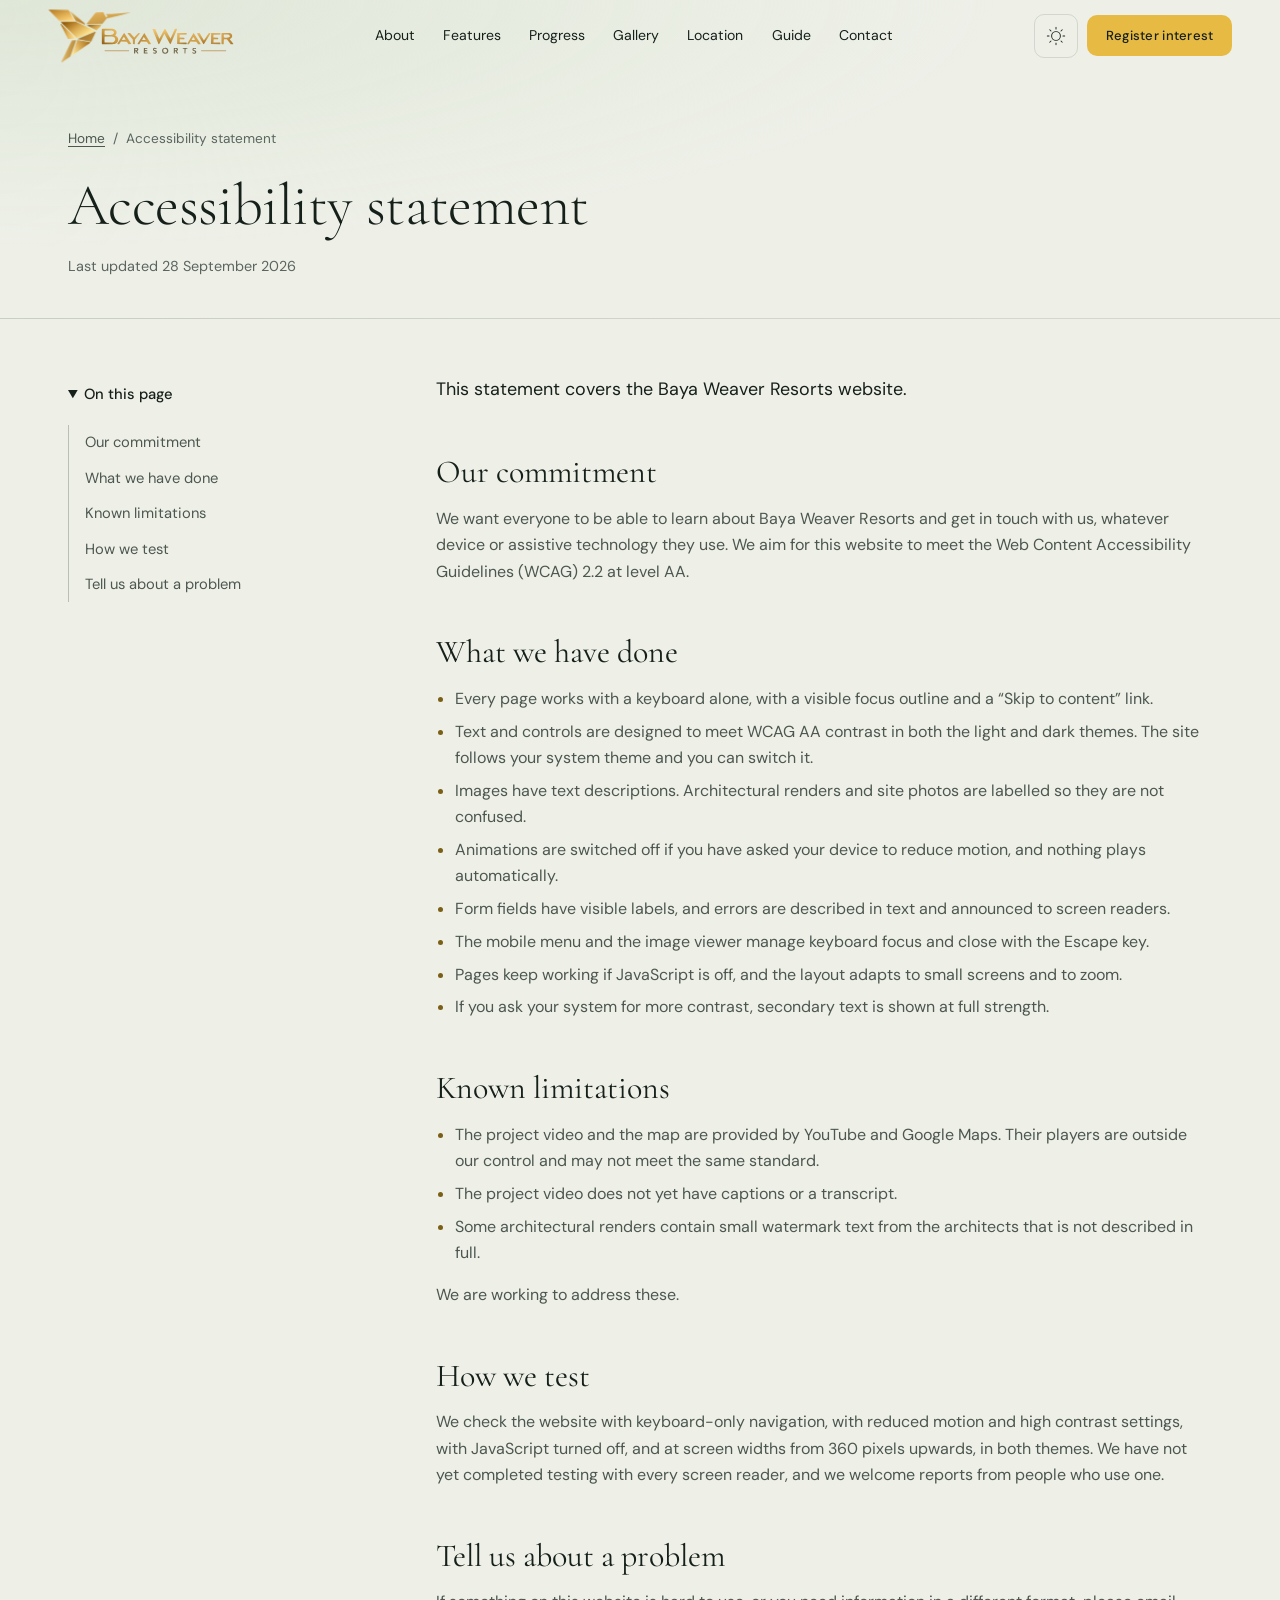
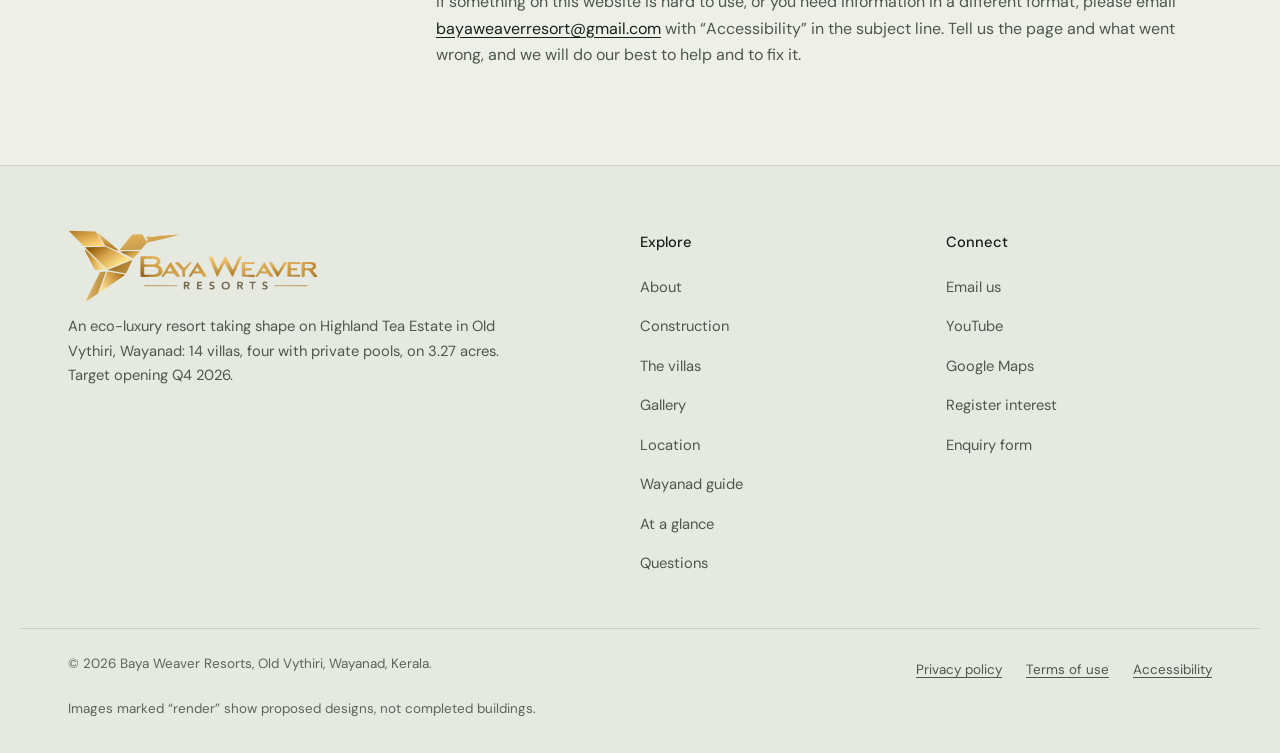
<file: accessibility.html>
<!DOCTYPE html>
<html lang="en-IN">

<head>
  <meta charset="UTF-8">
  <meta name="viewport" content="width=device-width, initial-scale=1">
  <title>Accessibility statement | Baya Weaver Resorts</title>
  <meta name="description" content="How the Baya Weaver Resorts website is built to be usable by everyone, its known limitations, and how to report a problem.">
  <meta name="robots" content="index, follow">
  <link rel="canonical" href="https://afinz0z.github.io/Baya-Weaver-Website/accessibility.html">
  <meta property="og:type" content="website">
  <meta property="og:site_name" content="Baya Weaver Resorts">
  <meta property="og:title" content="Accessibility statement | Baya Weaver Resorts">
  <meta property="og:description" content="How the Baya Weaver Resorts website is built to be usable by everyone, its known limitations, and how to report a problem.">
  <meta property="og:url" content="https://afinz0z.github.io/Baya-Weaver-Website/accessibility.html">
  <meta property="og:image" content="https://afinz0z.github.io/Baya-Weaver-Website/images/site/og-baya-weaver.jpg?v=2">
  <meta name="theme-color" content="#0f1612" media="(prefers-color-scheme: dark)">
  <meta name="theme-color" content="#eef0e8" media="(prefers-color-scheme: light)">

  <script type="application/ld+json">
{
  "@context": "https://schema.org",
  "@graph": [
    {
      "@type": "WebPage",
      "@id": "https://afinz0z.github.io/Baya-Weaver-Website/accessibility.html#webpage",
      "url": "https://afinz0z.github.io/Baya-Weaver-Website/accessibility.html",
      "name": "Accessibility statement",
      "isPartOf": {
        "@id": "https://afinz0z.github.io/Baya-Weaver-Website/#website"
      },
      "inLanguage": "en-IN",
      "dateModified": "2026-09-28",
      "publisher": {
        "@id": "https://afinz0z.github.io/Baya-Weaver-Website/#org"
      }
    },
    {
      "@type": "BreadcrumbList",
      "itemListElement": [
        {
          "@type": "ListItem",
          "position": 1,
          "name": "Home",
          "item": "https://afinz0z.github.io/Baya-Weaver-Website/"
        },
        {
          "@type": "ListItem",
          "position": 2,
          "name": "Accessibility statement",
          "item": "https://afinz0z.github.io/Baya-Weaver-Website/accessibility.html"
        }
      ]
    }
  ]
}
  </script>

  <meta http-equiv="Content-Security-Policy"
    content="default-src 'self'; script-src 'self'; style-src 'self'; img-src 'self' data:; font-src 'self'; connect-src 'self' https://formspree.io; frame-src https://www.youtube-nocookie.com https://www.google.com https://maps.google.com; form-action 'self' https://formspree.io; base-uri 'self'; object-src 'none'">
  <meta name="referrer" content="strict-origin-when-cross-origin">
  <script src="js/theme.js?v=5"></script>

  <link rel="icon" href="favicon.ico?v=2" sizes="48x48">
  <link rel="icon" href="images/favicon.svg?v=2" type="image/svg+xml">
  <link rel="icon" href="images/icon-192.png?v=2" type="image/png" sizes="192x192">
  <link rel="apple-touch-icon" href="images/apple-touch-icon.png?v=2">
  <link rel="manifest" href="site.webmanifest">
  <link rel="preload" href="fonts/cormorant-garamond-latin-300-normal.woff2" as="font" type="font/woff2" crossorigin>
  <link rel="preload" href="fonts/dm-sans-latin-400-normal.woff2" as="font" type="font/woff2" crossorigin>
  <link rel="stylesheet" href="css/site.css?v=13">
</head>

<body>
  <div class="scroll-progress" aria-hidden="true"></div>
  <a class="skip-link" href="#main">Skip to content</a>

  <header class="navbar scrolled" id="navbar">
    <a href="./" class="brand">
      <svg class="brand-logo" viewBox="8 9.5 900.2 261.8" xmlns="http://www.w3.org/2000/svg" role="img" aria-label="Baya Weaver Resorts"><defs><linearGradient id="hb1" gradientUnits="userSpaceOnUse" x1="64" y1="2" x2="92" y2="75"><stop offset="0" stop-color="#b9822a"/><stop offset=".5" stop-color="#deac51"/><stop offset="1" stop-color="#ffd67c"/></linearGradient><linearGradient id="hb2" gradientUnits="userSpaceOnUse" x1="149" y1="77" x2="153" y2="32"><stop offset="0" stop-color="#b57b25"/><stop offset=".5" stop-color="#c89641"/><stop offset="1" stop-color="#debc73"/></linearGradient><linearGradient id="hb3" gradientUnits="userSpaceOnUse" x1="273" y1="75" x2="263" y2="27"><stop offset="0" stop-color="#c89d4f"/><stop offset=".5" stop-color="#d5a54d"/><stop offset="1" stop-color="#deaf59"/></linearGradient><linearGradient id="hb4" gradientUnits="userSpaceOnUse" x1="115" y1="57" x2="180" y2="146"><stop offset="0" stop-color="#925a08"/><stop offset=".5" stop-color="#d8a74d"/><stop offset="1" stop-color="#ffe48e"/></linearGradient><linearGradient id="hb5" gradientUnits="userSpaceOnUse" x1="73" y1="127" x2="137" y2="131"><stop offset="0" stop-color="#b37a21"/><stop offset=".5" stop-color="#e5b65d"/><stop offset="1" stop-color="#ffe293"/></linearGradient><linearGradient id="hb6" gradientUnits="userSpaceOnUse" x1="223" y1="77" x2="244" y2="108"><stop offset="0" stop-color="#916520"/><stop offset=".5" stop-color="#c49640"/><stop offset="1" stop-color="#e5b75d"/></linearGradient><linearGradient id="hb9" gradientUnits="userSpaceOnUse" x1="184" y1="130" x2="216" y2="161"><stop offset="0" stop-color="#a47b34"/><stop offset=".5" stop-color="#b08131"/><stop offset="1" stop-color="#bb8b39"/></linearGradient><linearGradient id="hb18" gradientUnits="userSpaceOnUse" x1="200" y1="169" x2="122" y2="210"><stop offset="0" stop-color="#ae7822"/><stop offset=".5" stop-color="#d9aa55"/><stop offset="1" stop-color="#ffe291"/></linearGradient><linearGradient id="hb19" gradientUnits="userSpaceOnUse" x1="131" y1="215" x2="87" y2="209"><stop offset="0" stop-color="#be9243"/><stop offset=".5" stop-color="#ca9f4f"/><stop offset="1" stop-color="#dfb767"/></linearGradient><linearGradient id="hb7" gradientUnits="userSpaceOnUse" x1="277" y1="176" x2="330" y2="112"><stop offset="0" stop-color="#96641c"/><stop offset=".5" stop-color="#c7963d"/><stop offset="1" stop-color="#e7b55d"/></linearGradient><linearGradient id="hb8" gradientUnits="userSpaceOnUse" x1="574" y1="173" x2="569" y2="106"><stop offset="0" stop-color="#b38235"/><stop offset=".5" stop-color="#d5a854"/><stop offset="1" stop-color="#f3c874"/></linearGradient><linearGradient id="hb10" gradientUnits="userSpaceOnUse" x1="349" y1="173" x2="394" y2="150"><stop offset="0" stop-color="#bd9350"/><stop offset=".5" stop-color="#ce9a43"/><stop offset="1" stop-color="#d3a14b"/></linearGradient><linearGradient id="hb11" gradientUnits="userSpaceOnUse" x1="411" y1="170" x2="438" y2="122"><stop offset="0" stop-color="#ca9746"/><stop offset=".5" stop-color="#d2a24d"/><stop offset="1" stop-color="#dbb064"/></linearGradient><linearGradient id="hb12" gradientUnits="userSpaceOnUse" x1="450" y1="155" x2="504" y2="160"><stop offset="0" stop-color="#b88a44"/><stop offset=".5" stop-color="#c99742"/><stop offset="1" stop-color="#d8a650"/></linearGradient><linearGradient id="hb13" gradientUnits="userSpaceOnUse" x1="669" y1="181" x2="636" y2="131"><stop offset="0" stop-color="#a47837"/><stop offset=".5" stop-color="#d1a24f"/><stop offset="1" stop-color="#ebba63"/></linearGradient><linearGradient id="hb14" gradientUnits="userSpaceOnUse" x1="706" y1="184" x2="725" y2="136"><stop offset="0" stop-color="#c19750"/><stop offset=".5" stop-color="#d3a14b"/><stop offset="1" stop-color="#dfac57"/></linearGradient><linearGradient id="hb15" gradientUnits="userSpaceOnUse" x1="761" y1="175" x2="760" y2="128"><stop offset="0" stop-color="#ab7729"/><stop offset=".5" stop-color="#cb9a44"/><stop offset="1" stop-color="#e5b766"/></linearGradient><linearGradient id="hb16" gradientUnits="userSpaceOnUse" x1="822" y1="182" x2="808" y2="128"><stop offset="0" stop-color="#b3863f"/><stop offset=".5" stop-color="#c99946"/><stop offset="1" stop-color="#dbaa58"/></linearGradient><linearGradient id="hb17" gradientUnits="userSpaceOnUse" x1="902" y1="172" x2="851" y2="134"><stop offset="0" stop-color="#ad7d32"/><stop offset=".5" stop-color="#c7933f"/><stop offset="1" stop-color="#daa756"/></linearGradient></defs><g class="brand-bird"><path fill="url(#hb1)" d="M10 12 64 68 136 68 137 66 122 41 116 27 107 15Z"/><path fill="url(#hb2)" d="M115 22 143 67 184 84 190 83 131 32 117 22Z"/><path fill="url(#hb3)" d="M194 83 271 82 293 55 350 42 410 26 331 32 317 34 290 33 290 35 296 43 291 52 276 25 242 26 235 31Z"/><path fill="url(#hb4)" d="M70 73 147 150 153 149 201 130 235 116 233 113 211 104 188 91 143 71 72 72Z"/><path fill="url(#hb5)" d="M69 82 70 86 105 155 143 154 142 150 72 82Z"/><path fill="url(#hb6)" d="M266 86 208 86 196 88 243 113 262 94Z"/><path fill="url(#hb9)" d="M240 120 235 120 150 155 217 168Z"/><path fill="url(#hb18)" d="M214 171 150 160 122 234 127 233 208 177Z"/><path fill="url(#hb19)" d="M143 161 126 162 123 164 76 258 73 269 78 267 116 240 144 163Z"/></g><g class="brand-word"><path fill="url(#hb7)" d="M270 180C269 179 269 180 269 142C269 103 269 106 270 106C272 105 322 105 325 106C340 109 346 124 336 135C333 138 333 138 338 140C342 142 346 147 347 150C349 155 349 162 347 166C344 172 339 177 331 179C327 180 272 181 270 180ZM314 172C320 172 323 171 327 169C338 162 336 147 323 144C316 143 317 143 300 143C284 143 283 143 283 144C282 145 282 171 283 172C283 172 298 173 314 172ZM314 135C320 134 323 133 325 130C331 125 328 117 320 115C316 114 284 114 283 115C282 116 282 133 283 134C284 135 309 136 314 135Z"/><path fill="url(#hb8)" d="M514 106 544 180 548 178 572 129 599 178 602 180 634 108 632 105 625 105 623 107 602 154 577 107 573 106 548 154 528 106Z"/><path fill="url(#hb10)" d="M344 178 347 180 353 180 362 167 390 168 399 180 412 179 378 126 374 129ZM376 144 385 159 366 160 370 152Z"/><path fill="url(#hb11)" d="M394 126 395 130 419 157 420 179 429 180 430 157 455 127 446 126 426 148 406 126Z"/><path fill="url(#hb12)" d="M442 178 444 180 451 180 459 167 487 168 496 180 508 179 475 126ZM472 145 481 157 481 160 464 160Z"/><path fill="url(#hb13)" d="M635 126 634 130 634 179 679 180 681 177 679 172 646 172 647 156 668 156 670 151 668 149 646 148 646 138 647 134 680 133 680 126Z"/><path fill="url(#hb14)" d="M683 178 684 180 691 180 699 167 727 168 736 180 746 180 748 178 714 126ZM712 145 719 154 720 160 704 160Z"/><path fill="url(#hb15)" d="M730 127 762 180 765 178 796 128 793 126 788 126 786 128 764 162 743 126Z"/><path fill="url(#hb16)" d="M799 126 798 179 843 180 844 174 842 172 810 172 811 156 832 156 834 152 832 149 810 148 810 136 811 134 842 133 844 132 844 127Z"/><path fill="url(#hb17)" d="M851 180C849 179 849 179 849 160C849 140 849 138 849 133C849 125 847 126 868 126C887 126 888 126 892 127C897 129 899 131 900 136C903 143 899 151 892 154C889 155 889 156 892 160C893 161 894 162 894 162C895 163 896 164 896 165C897 165 898 167 899 168C900 169 901 171 903 173C908 180 908 180 900 180C894 180 894 180 890 175C889 174 888 172 887 171C886 170 884 168 884 167C881 164 879 161 876 157C875 156 874 156 867 156C860 156 861 155 860 168C860 181 861 180 855 180C852 180 851 180 851 180ZM882 148C887 147 890 145 890 141C890 138 888 136 884 134C881 133 862 133 861 134C860 136 860 148 862 148C863 149 880 149 882 148Z"/></g><g class="brand-rules"><path d="M282 212 284 214 400 214 402 212 400 210 284 210Z"/><path d="M750 211 750 213 753 214 867 214 871 214 872 212 872 211 870 210 865 210 753 210Z"/></g><g class="brand-resorts"><path d="M525 197 520 199 518 201 517 207 518 210 520 212 529 215 530 219 527 222 519 220 517 222 520 225 527 226 531 225 534 222 536 220 536 216 533 211 524 208 522 206 522 204 526 202 533 203 535 201 535 200 530 198Z"/><path d="M441 225C440 224 439 222 436 218C435 215 434 214 433 214C431 214 431 214 431 220C431 224 431 224 430 225C429 226 426 225 425 224C425 224 425 200 425 200C426 198 426 198 433 198C440 198 442 198 444 200C448 204 446 210 442 213C441 213 440 214 440 214C440 214 443 218 444 220C447 224 447 225 443 225C442 225 441 225 441 225ZM438 209C441 208 441 204 437 203C435 202 431 202 431 203C431 204 431 209 431 209C432 210 436 210 438 209Z"/><path d="M473 225C472 224 473 199 473 198C473 198 474 198 481 198C491 198 490 198 490 200C490 202 491 202 484 202C478 202 478 202 478 206C478 209 478 209 484 209C489 209 490 209 489 212C489 214 489 214 484 214C478 214 478 214 478 217C478 219 478 220 479 221C479 221 482 221 484 221C490 221 490 221 490 222C491 222 491 224 491 225C490 226 473 226 473 225Z"/><path d="M573 226C573 226 572 226 572 226C571 225 571 225 570 225C568 225 564 222 563 219C559 212 561 204 567 200C570 198 578 197 582 198C582 198 583 199 584 199C584 199 585 200 587 201C592 205 593 215 589 220C587 223 583 225 582 225C581 225 581 225 580 226C579 226 575 226 573 226ZM580 220C589 216 586 202 576 202C571 202 568 204 567 210C566 213 568 219 571 220C572 221 573 221 573 221C575 222 578 222 580 220Z"/><path d="M635 225C633 225 632 225 632 223C632 223 631 222 630 220C630 219 629 218 628 217C627 214 626 214 625 214C623 214 623 215 623 220C623 225 623 225 620 225C617 225 618 226 618 212C618 200 618 199 618 198C618 198 629 198 632 198C635 199 635 199 636 200C640 204 639 210 634 213C632 214 632 214 635 218C638 222 639 224 639 224C639 225 638 225 635 225ZM630 209C633 208 633 205 630 203C628 202 624 202 623 203C623 204 623 208 623 209C624 210 628 210 630 209Z"/><path d="M662 198 661 201 662 202 668 202 670 204 670 224 671 225 674 225 675 203 678 202 683 202 684 201 684 199 683 198Z"/><path d="M714 226C713 226 712 225 712 225C708 224 706 222 708 221C710 220 711 219 712 220C715 222 718 222 720 220C722 218 721 215 718 214C717 214 716 214 716 214C715 214 715 213 714 213C714 213 711 212 710 211C707 208 708 201 712 199C714 198 715 198 718 198C725 198 728 200 725 202C724 204 723 204 722 203C721 202 717 202 715 202C713 203 713 207 715 208C716 208 716 208 717 208C717 208 718 209 718 209C724 210 728 214 727 219C727 219 726 220 726 220C726 222 723 225 721 225C720 225 719 226 719 226C717 226 716 226 714 226Z"/></g></svg>
    </a>

    <nav class="nav-links" aria-label="Primary">
      <a href="./#about">About</a>
      <a href="./#features">Features</a>
      <a href="./#progress">Progress</a>
      <a href="./#gallery">Gallery</a>
      <a href="./#location">Location</a>
      <a href="wayanad-guide.html">Guide</a>
      <a href="./#contact">Contact</a>
    </nav>

    <div class="nav-actions">
      <button class="icon-btn" id="themeToggle" type="button" aria-label="Switch to light theme">
        <svg class="i theme-i-dark" aria-hidden="true"><use href="images/icons.svg#i-moon"></use></svg>
        <svg class="i theme-i-light" aria-hidden="true"><use href="images/icons.svg#i-sun"></use></svg>
      </button>
      <a class="btn btn-primary btn-sm nav-cta" href="./#newsletter-section">Register interest</a>
      <button class="icon-btn hamburger" id="hamburger" type="button" aria-label="Open menu" aria-expanded="false"
        aria-controls="mobileMenu">
        <svg class="i i-open" aria-hidden="true"><use href="images/icons.svg#i-list"></use></svg>
        <svg class="i i-close" aria-hidden="true"><use href="images/icons.svg#i-x"></use></svg>
      </button>
    </div>
  </header>

  <nav class="mobile-menu" id="mobileMenu" aria-label="Mobile" inert>
    <a href="./#about">About</a>
    <a href="./#features">Features</a>
    <a href="./#progress">Progress</a>
    <a href="./#gallery">Gallery</a>
    <a href="./#location">Location</a>
    <a href="wayanad-guide.html">Guide</a>
    <a href="./#contact">Contact</a>
    <a class="btn btn-primary" href="./#newsletter-section">Register interest</a>
  </nav>

  <main id="main">
    <header id="top" class="page-head">
      <div class="wrap">
        <nav class="crumbs" aria-label="Breadcrumb"><a href="./">Home</a><span aria-hidden="true">/</span><span
            aria-current="page">Accessibility statement</span></nav>
        <h1 class="section-title">Accessibility statement</h1>
        <p class="page-meta">Last updated <time datetime="2026-09-28">28 September 2026</time></p>
      </div>
    </header>

    <div class="wrap legal">
      <details class="toc" open>
        <summary>On this page</summary>
        <ol>
          <li><a href="#commitment">Our commitment</a></li>
          <li><a href="#what">What we have done</a></li>
          <li><a href="#limits">Known limitations</a></li>
          <li><a href="#testing">How we test</a></li>
          <li><a href="#feedback">Tell us about a problem</a></li>
        </ol>
      </details>

      <article class="prose">
        <p class="lead-in">This statement covers the Baya Weaver Resorts website.</p>

        <h2 id="commitment">Our commitment</h2>
<p>We want everyone to be able to learn about Baya Weaver Resorts and get in touch with us, whatever device or
          assistive technology they use. We aim for this website to meet the Web Content Accessibility Guidelines
          (WCAG) 2.2 at level AA.</p>

        <h2 id="what">What we have done</h2>
<ul>
          <li>Every page works with a keyboard alone, with a visible focus outline and a “Skip to content”
            link.</li>
          <li>Text and controls are designed to meet WCAG AA contrast in both the light and dark themes. The site
            follows your system theme and you can switch it.</li>
          <li>Images have text descriptions. Architectural renders and site photos are labelled so they are not
            confused.</li>
          <li>Animations are switched off if you have asked your device to reduce motion, and nothing plays
            automatically.</li>
          <li>Form fields have visible labels, and errors are described in text and announced to screen readers.</li>
          <li>The mobile menu and the image viewer manage keyboard focus and close with the Escape key.</li>
          <li>Pages keep working if JavaScript is off, and the layout adapts to small screens and to zoom.</li>
          <li>If you ask your system for more contrast, secondary text is shown at full strength.</li>
        </ul>

        <h2 id="limits">Known limitations</h2>
<ul>
          <li>The project video and the map are provided by YouTube and Google Maps. Their players are outside our
            control and may not meet the same standard.</li>
          <li>The project video does not yet have captions or a transcript.</li>
          <li>Some architectural renders contain small watermark text from the architects that is not described in
            full.</li>
        </ul>
        <p>We are working to address these.</p>

        <h2 id="testing">How we test</h2>
<p>We check the website with keyboard-only navigation, with reduced motion and high contrast settings, with
          JavaScript turned off, and at screen widths from 360 pixels upwards, in both themes. We have not yet
          completed testing with every screen reader, and we welcome reports from people who use one.</p>

        <h2 id="feedback">Tell us about a problem</h2>
<p>If something on this website is hard to use, or you need information in a different format, please email
          <a href="mailto:bayaweaverresort@gmail.com">bayaweaverresort@gmail.com</a> with “Accessibility” in the subject line. Tell us the page and what went wrong, and we will do
          our best to help and to fix it.</p>
      </article>
    </div>
  </main>

  <footer class="site-footer">
    <div class="wrap footer-grid">
      <div class="footer-brand">
        <p class="footer-logo"><img class="logo-on-light" src="images/logo.svg?v=2" width="900" height="262" alt="Baya Weaver Resorts" decoding="async"><img class="logo-on-dark" src="images/logo-reverse.svg?v=2" width="900" height="262" alt="Baya Weaver Resorts" decoding="async"></p>
        <p>An eco-luxury resort taking shape on Highland Tea Estate in Old Vythiri, Wayanad: 14 villas, four with private
          pools, on 3.27 acres. Target opening Q4 2026.</p>
      </div>
      <div>
        <h2 class="footer-h">Explore</h2>
        <ul>
          <li><a href="./#about">About</a></li>
          <li><a href="./#progress">Construction</a></li>
          <li><a href="./#villas">The villas</a></li>
          <li><a href="./#gallery">Gallery</a></li>
          <li><a href="./#location">Location</a></li>
          <li><a href="wayanad-guide.html">Wayanad guide</a></li>
          <li><a href="./#facts">At a glance</a></li>
          <li><a href="./#faq">Questions</a></li>
        </ul>
      </div>
      <div>
        <h2 class="footer-h">Connect</h2>
        <ul>
          <li><a href="mailto:bayaweaverresort@gmail.com">Email us</a></li>
          <li><a href="https://www.youtube.com/@Bayaweaver-p1e" target="_blank" rel="noopener">YouTube</a></li>
          <li><a href="https://maps.app.goo.gl/iyfaohvVfE9AvDzk8" target="_blank" rel="noopener">Google Maps</a></li>
          <li><a href="./#newsletter-section">Register interest</a></li>
          <li><a href="./#contact">Enquiry form</a></li>
        </ul>
      </div>
    </div>
    <div class="wrap footer-bottom">
      <p>© 2026 Baya Weaver Resorts, Old Vythiri, Wayanad, Kerala.</p>
      <nav class="footer-legal" aria-label="Legal">
        <a href="privacy.html">Privacy policy</a>
        <a href="terms.html">Terms of use</a>
        <a href="accessibility.html" aria-current="page">Accessibility</a>
      </nav>
      <p class="footer-note">Images marked “render” show proposed designs, not completed buildings.</p>
    </div>
  </footer>

  <a href="#top" class="to-top" id="toTop" aria-label="Back to top" inert><svg class="to-top-ring" viewBox="0 0 48 48" aria-hidden="true"><circle cx="24" cy="24" r="22" pathLength="100"/></svg><svg class="i" aria-hidden="true"><use href="images/icons.svg#i-arrow-up"></use></svg></a>

  <script src="js/main.js?v=6" defer></script>
</body>

</html>
</file>
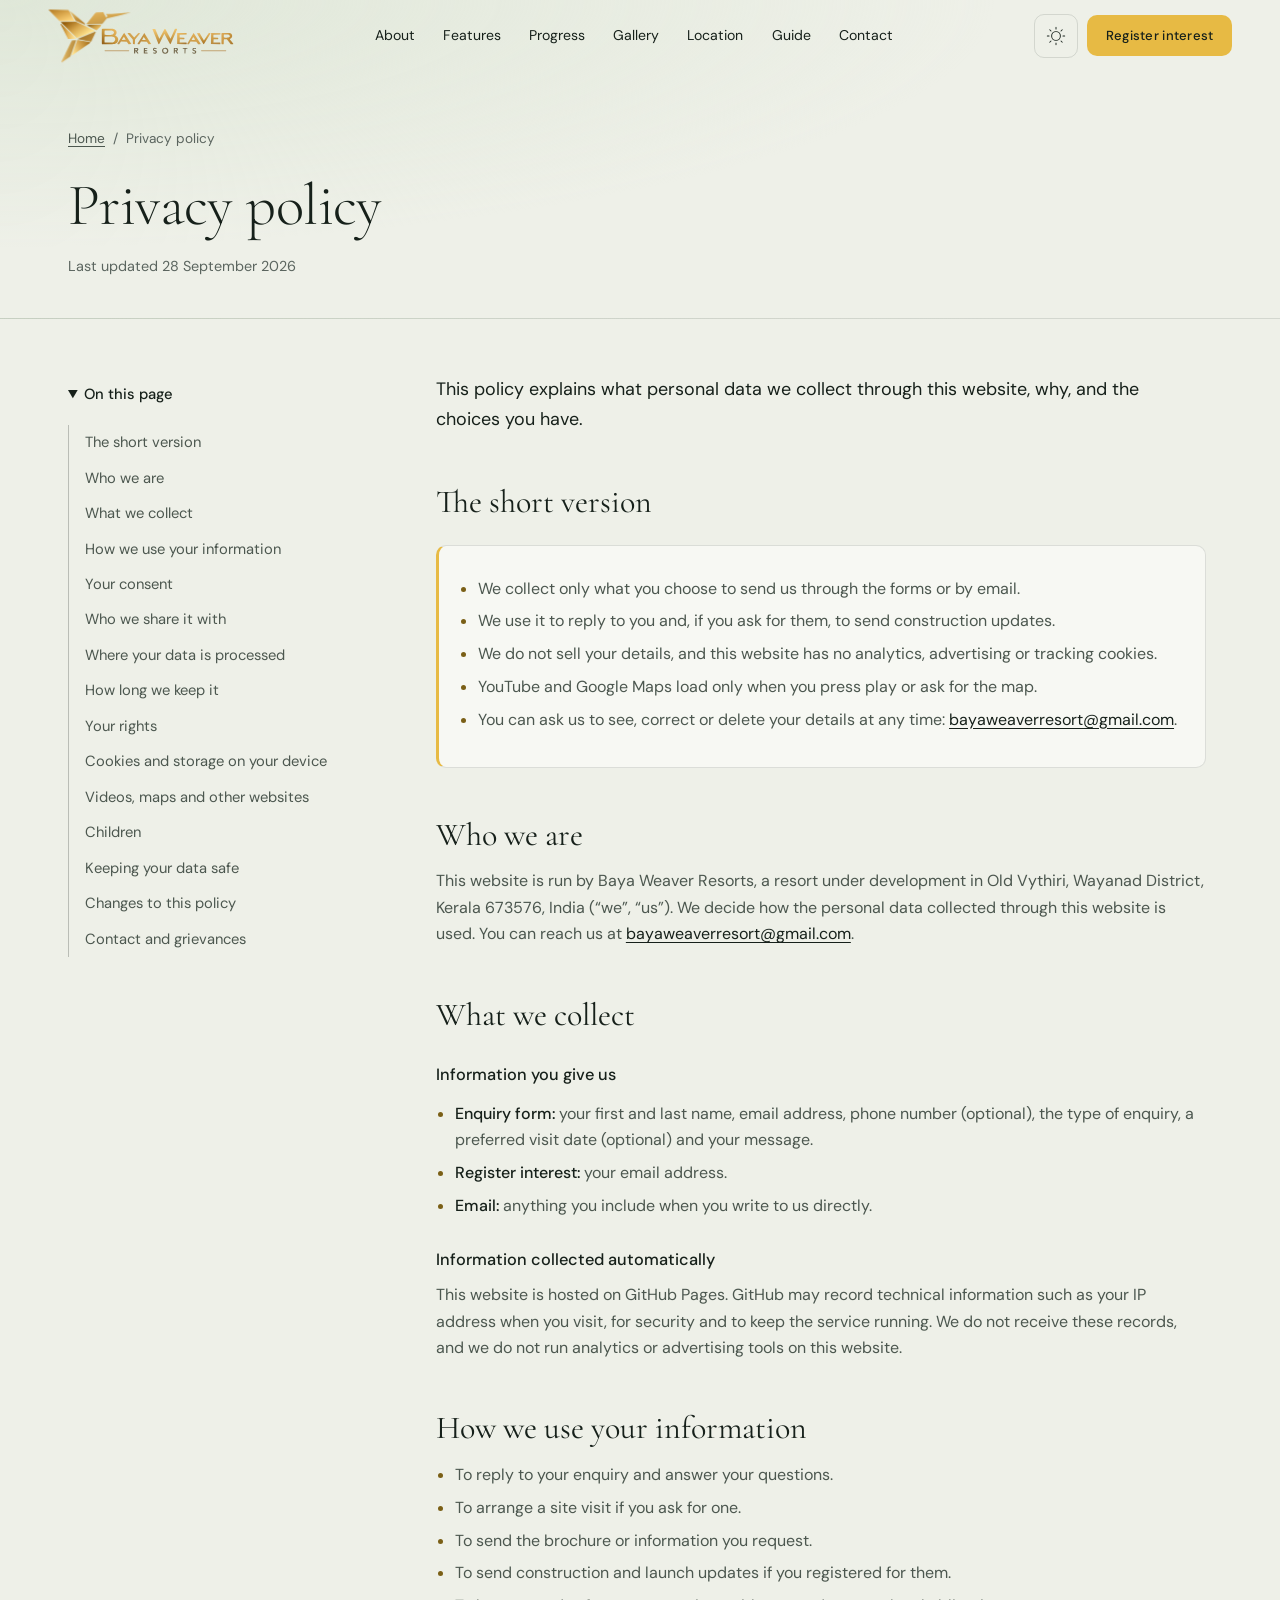
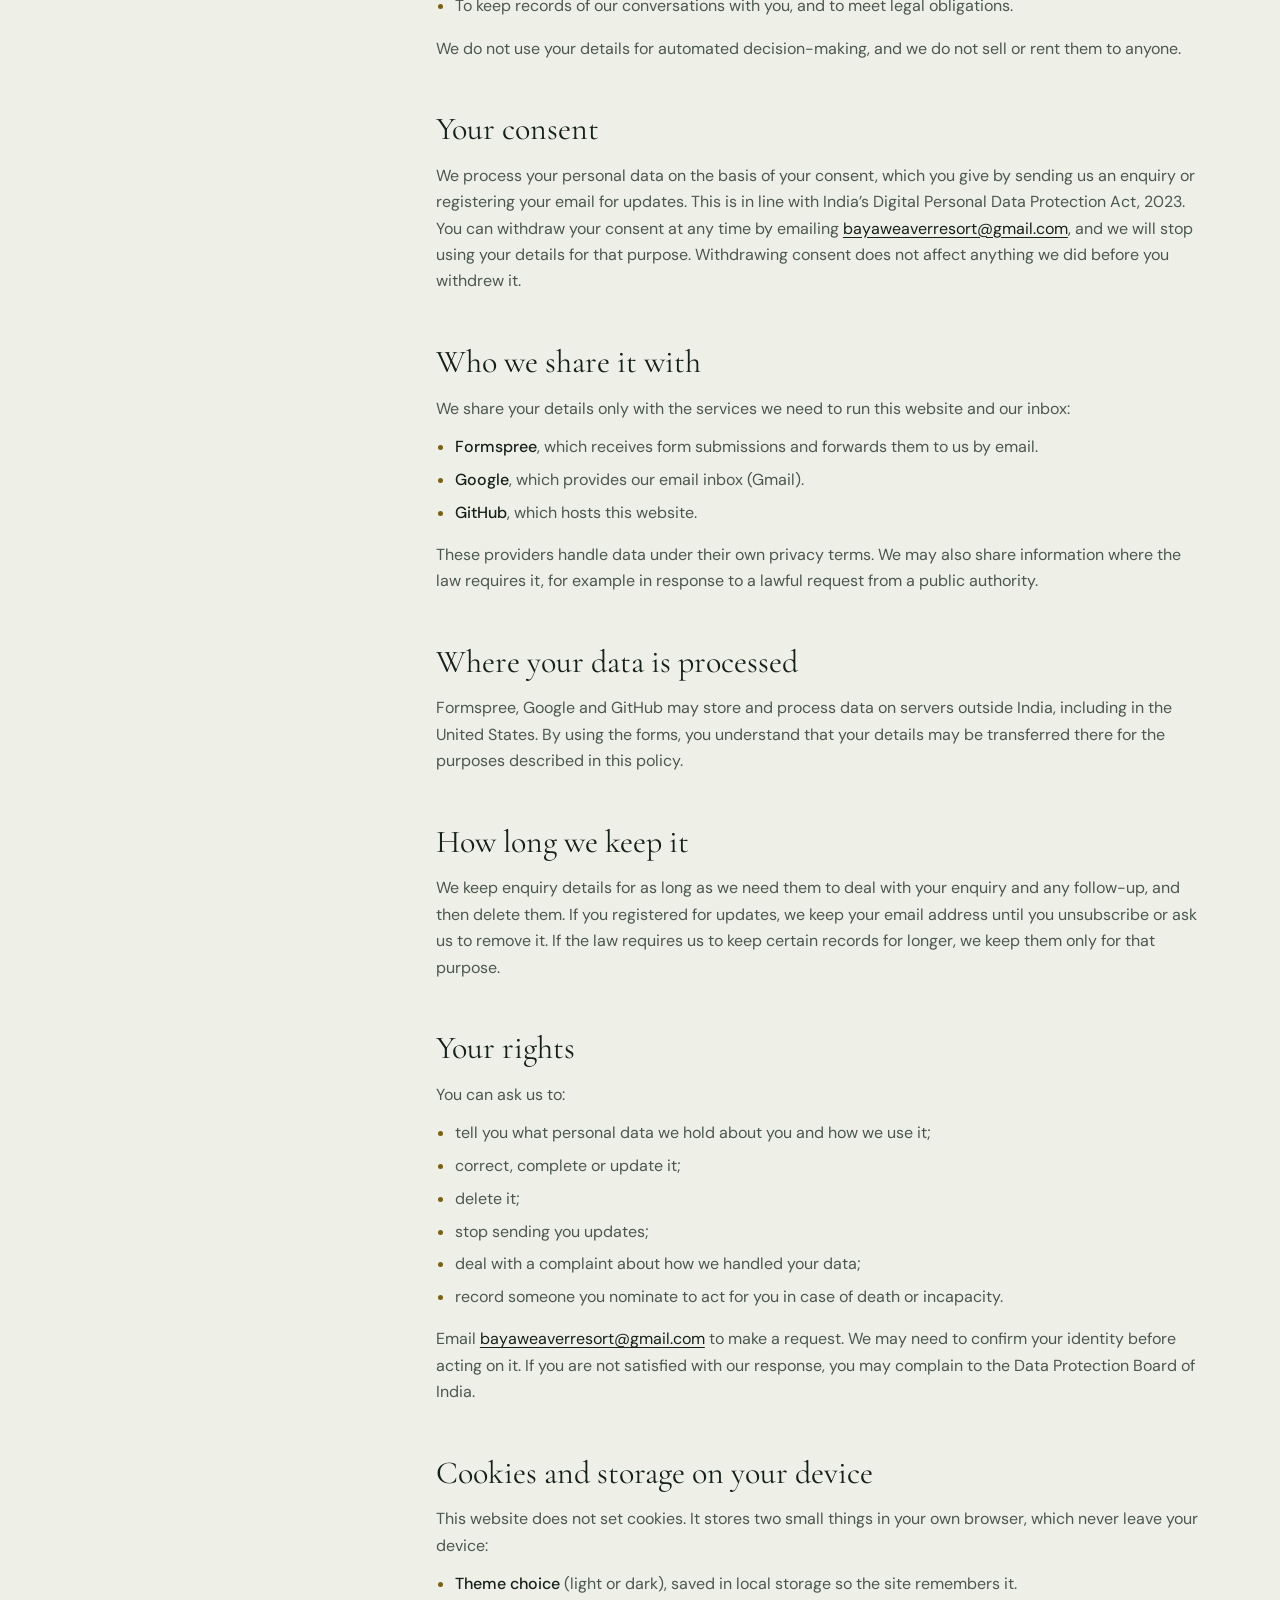
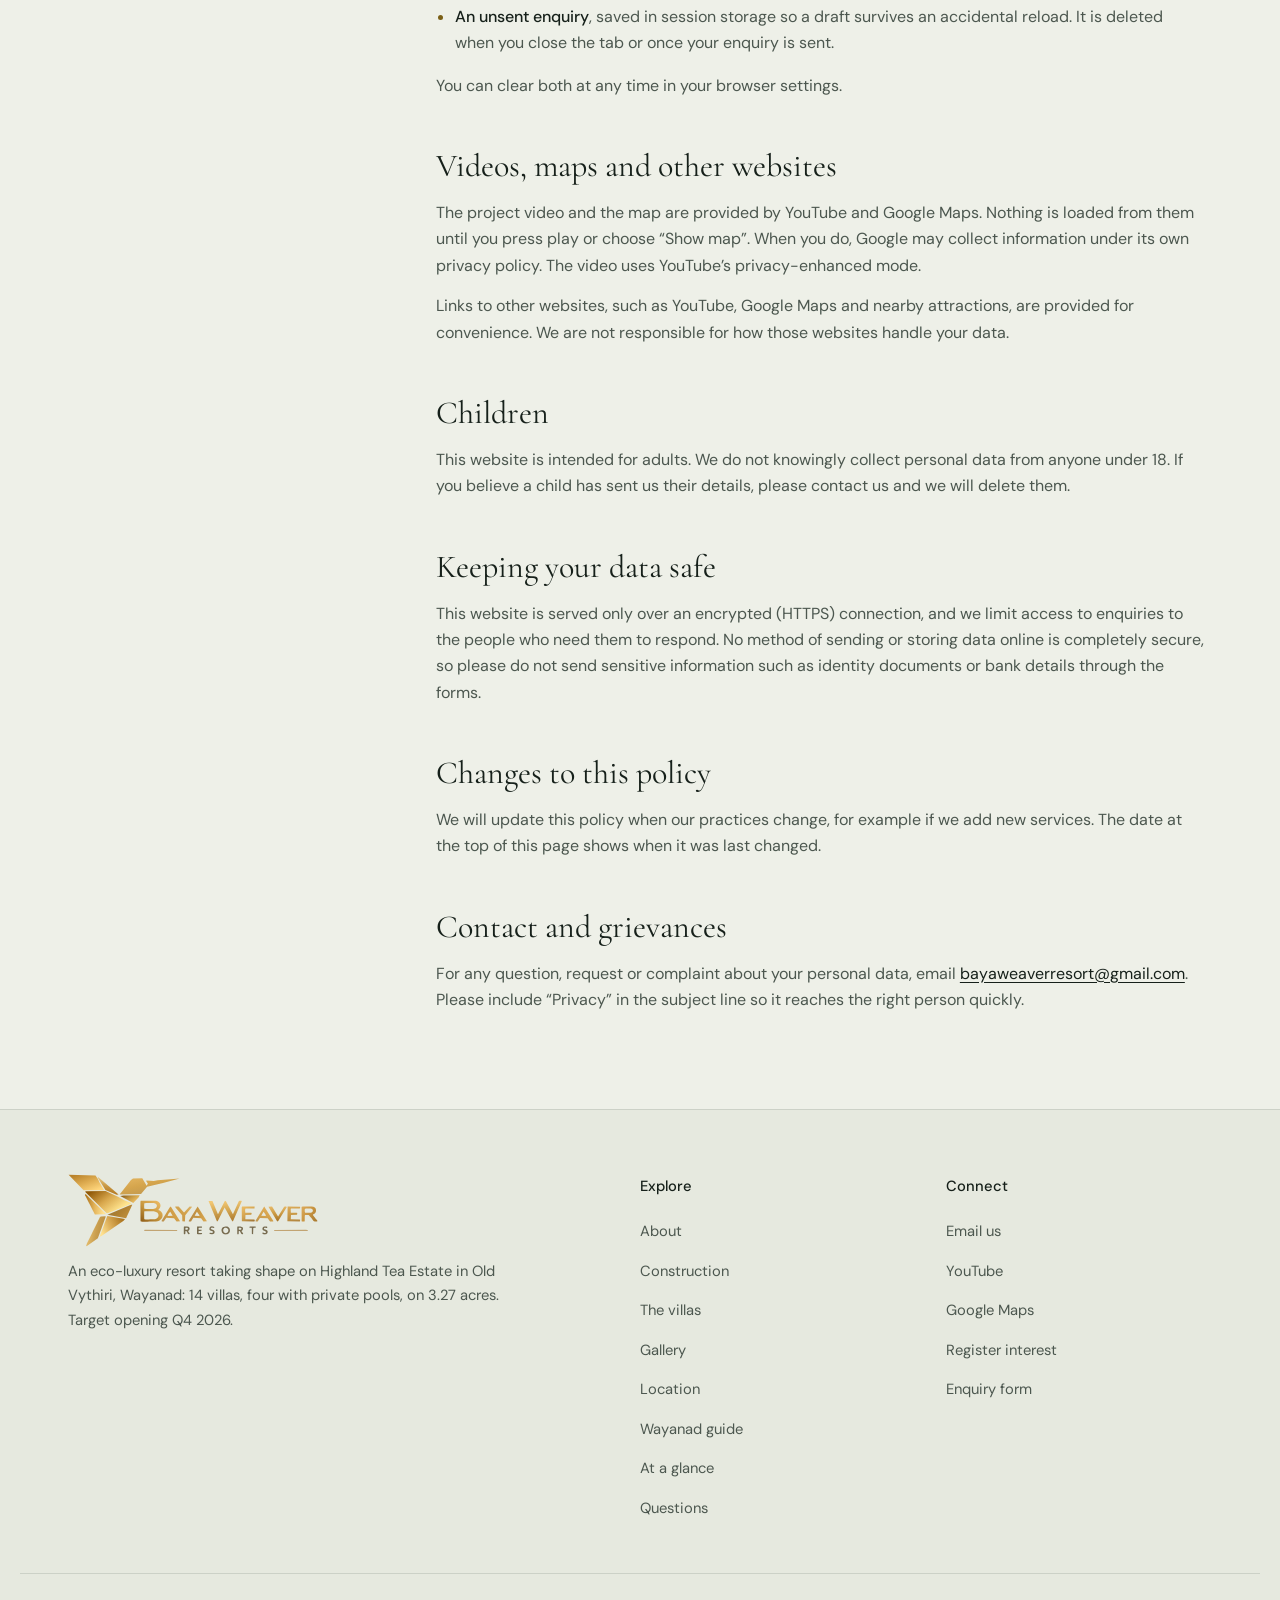
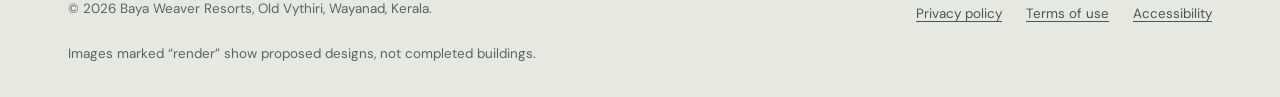
<file: privacy.html>
<!DOCTYPE html>
<html lang="en-IN">

<head>
  <meta charset="UTF-8">
  <meta name="viewport" content="width=device-width, initial-scale=1">
  <title>Privacy policy | Baya Weaver Resorts</title>
  <meta name="description" content="How Baya Weaver Resorts collects, uses and protects the personal details you share through this website, and how to exercise your rights.">
  <meta name="robots" content="index, follow">
  <link rel="canonical" href="https://afinz0z.github.io/Baya-Weaver-Website/privacy.html">
  <meta property="og:type" content="website">
  <meta property="og:site_name" content="Baya Weaver Resorts">
  <meta property="og:title" content="Privacy policy | Baya Weaver Resorts">
  <meta property="og:description" content="How Baya Weaver Resorts collects, uses and protects the personal details you share through this website, and how to exercise your rights.">
  <meta property="og:url" content="https://afinz0z.github.io/Baya-Weaver-Website/privacy.html">
  <meta property="og:image" content="https://afinz0z.github.io/Baya-Weaver-Website/images/site/og-baya-weaver.jpg?v=2">
  <meta name="theme-color" content="#0f1612" media="(prefers-color-scheme: dark)">
  <meta name="theme-color" content="#eef0e8" media="(prefers-color-scheme: light)">

  <script type="application/ld+json">
{
  "@context": "https://schema.org",
  "@graph": [
    {
      "@type": "WebPage",
      "@id": "https://afinz0z.github.io/Baya-Weaver-Website/privacy.html#webpage",
      "url": "https://afinz0z.github.io/Baya-Weaver-Website/privacy.html",
      "name": "Privacy policy",
      "isPartOf": {
        "@id": "https://afinz0z.github.io/Baya-Weaver-Website/#website"
      },
      "inLanguage": "en-IN",
      "dateModified": "2026-09-28",
      "publisher": {
        "@id": "https://afinz0z.github.io/Baya-Weaver-Website/#org"
      }
    },
    {
      "@type": "BreadcrumbList",
      "itemListElement": [
        {
          "@type": "ListItem",
          "position": 1,
          "name": "Home",
          "item": "https://afinz0z.github.io/Baya-Weaver-Website/"
        },
        {
          "@type": "ListItem",
          "position": 2,
          "name": "Privacy policy",
          "item": "https://afinz0z.github.io/Baya-Weaver-Website/privacy.html"
        }
      ]
    }
  ]
}
  </script>

  <meta http-equiv="Content-Security-Policy"
    content="default-src 'self'; script-src 'self'; style-src 'self'; img-src 'self' data:; font-src 'self'; connect-src 'self' https://formspree.io; frame-src https://www.youtube-nocookie.com https://www.google.com https://maps.google.com; form-action 'self' https://formspree.io; base-uri 'self'; object-src 'none'">
  <meta name="referrer" content="strict-origin-when-cross-origin">
  <script src="js/theme.js?v=5"></script>

  <link rel="icon" href="favicon.ico?v=2" sizes="48x48">
  <link rel="icon" href="images/favicon.svg?v=2" type="image/svg+xml">
  <link rel="icon" href="images/icon-192.png?v=2" type="image/png" sizes="192x192">
  <link rel="apple-touch-icon" href="images/apple-touch-icon.png?v=2">
  <link rel="manifest" href="site.webmanifest">
  <link rel="preload" href="fonts/cormorant-garamond-latin-300-normal.woff2" as="font" type="font/woff2" crossorigin>
  <link rel="preload" href="fonts/dm-sans-latin-400-normal.woff2" as="font" type="font/woff2" crossorigin>
  <link rel="stylesheet" href="css/site.css?v=13">
</head>

<body>
  <div class="scroll-progress" aria-hidden="true"></div>
  <a class="skip-link" href="#main">Skip to content</a>

  <header class="navbar scrolled" id="navbar">
    <a href="./" class="brand">
      <svg class="brand-logo" viewBox="8 9.5 900.2 261.8" xmlns="http://www.w3.org/2000/svg" role="img" aria-label="Baya Weaver Resorts"><defs><linearGradient id="hb1" gradientUnits="userSpaceOnUse" x1="64" y1="2" x2="92" y2="75"><stop offset="0" stop-color="#b9822a"/><stop offset=".5" stop-color="#deac51"/><stop offset="1" stop-color="#ffd67c"/></linearGradient><linearGradient id="hb2" gradientUnits="userSpaceOnUse" x1="149" y1="77" x2="153" y2="32"><stop offset="0" stop-color="#b57b25"/><stop offset=".5" stop-color="#c89641"/><stop offset="1" stop-color="#debc73"/></linearGradient><linearGradient id="hb3" gradientUnits="userSpaceOnUse" x1="273" y1="75" x2="263" y2="27"><stop offset="0" stop-color="#c89d4f"/><stop offset=".5" stop-color="#d5a54d"/><stop offset="1" stop-color="#deaf59"/></linearGradient><linearGradient id="hb4" gradientUnits="userSpaceOnUse" x1="115" y1="57" x2="180" y2="146"><stop offset="0" stop-color="#925a08"/><stop offset=".5" stop-color="#d8a74d"/><stop offset="1" stop-color="#ffe48e"/></linearGradient><linearGradient id="hb5" gradientUnits="userSpaceOnUse" x1="73" y1="127" x2="137" y2="131"><stop offset="0" stop-color="#b37a21"/><stop offset=".5" stop-color="#e5b65d"/><stop offset="1" stop-color="#ffe293"/></linearGradient><linearGradient id="hb6" gradientUnits="userSpaceOnUse" x1="223" y1="77" x2="244" y2="108"><stop offset="0" stop-color="#916520"/><stop offset=".5" stop-color="#c49640"/><stop offset="1" stop-color="#e5b75d"/></linearGradient><linearGradient id="hb9" gradientUnits="userSpaceOnUse" x1="184" y1="130" x2="216" y2="161"><stop offset="0" stop-color="#a47b34"/><stop offset=".5" stop-color="#b08131"/><stop offset="1" stop-color="#bb8b39"/></linearGradient><linearGradient id="hb18" gradientUnits="userSpaceOnUse" x1="200" y1="169" x2="122" y2="210"><stop offset="0" stop-color="#ae7822"/><stop offset=".5" stop-color="#d9aa55"/><stop offset="1" stop-color="#ffe291"/></linearGradient><linearGradient id="hb19" gradientUnits="userSpaceOnUse" x1="131" y1="215" x2="87" y2="209"><stop offset="0" stop-color="#be9243"/><stop offset=".5" stop-color="#ca9f4f"/><stop offset="1" stop-color="#dfb767"/></linearGradient><linearGradient id="hb7" gradientUnits="userSpaceOnUse" x1="277" y1="176" x2="330" y2="112"><stop offset="0" stop-color="#96641c"/><stop offset=".5" stop-color="#c7963d"/><stop offset="1" stop-color="#e7b55d"/></linearGradient><linearGradient id="hb8" gradientUnits="userSpaceOnUse" x1="574" y1="173" x2="569" y2="106"><stop offset="0" stop-color="#b38235"/><stop offset=".5" stop-color="#d5a854"/><stop offset="1" stop-color="#f3c874"/></linearGradient><linearGradient id="hb10" gradientUnits="userSpaceOnUse" x1="349" y1="173" x2="394" y2="150"><stop offset="0" stop-color="#bd9350"/><stop offset=".5" stop-color="#ce9a43"/><stop offset="1" stop-color="#d3a14b"/></linearGradient><linearGradient id="hb11" gradientUnits="userSpaceOnUse" x1="411" y1="170" x2="438" y2="122"><stop offset="0" stop-color="#ca9746"/><stop offset=".5" stop-color="#d2a24d"/><stop offset="1" stop-color="#dbb064"/></linearGradient><linearGradient id="hb12" gradientUnits="userSpaceOnUse" x1="450" y1="155" x2="504" y2="160"><stop offset="0" stop-color="#b88a44"/><stop offset=".5" stop-color="#c99742"/><stop offset="1" stop-color="#d8a650"/></linearGradient><linearGradient id="hb13" gradientUnits="userSpaceOnUse" x1="669" y1="181" x2="636" y2="131"><stop offset="0" stop-color="#a47837"/><stop offset=".5" stop-color="#d1a24f"/><stop offset="1" stop-color="#ebba63"/></linearGradient><linearGradient id="hb14" gradientUnits="userSpaceOnUse" x1="706" y1="184" x2="725" y2="136"><stop offset="0" stop-color="#c19750"/><stop offset=".5" stop-color="#d3a14b"/><stop offset="1" stop-color="#dfac57"/></linearGradient><linearGradient id="hb15" gradientUnits="userSpaceOnUse" x1="761" y1="175" x2="760" y2="128"><stop offset="0" stop-color="#ab7729"/><stop offset=".5" stop-color="#cb9a44"/><stop offset="1" stop-color="#e5b766"/></linearGradient><linearGradient id="hb16" gradientUnits="userSpaceOnUse" x1="822" y1="182" x2="808" y2="128"><stop offset="0" stop-color="#b3863f"/><stop offset=".5" stop-color="#c99946"/><stop offset="1" stop-color="#dbaa58"/></linearGradient><linearGradient id="hb17" gradientUnits="userSpaceOnUse" x1="902" y1="172" x2="851" y2="134"><stop offset="0" stop-color="#ad7d32"/><stop offset=".5" stop-color="#c7933f"/><stop offset="1" stop-color="#daa756"/></linearGradient></defs><g class="brand-bird"><path fill="url(#hb1)" d="M10 12 64 68 136 68 137 66 122 41 116 27 107 15Z"/><path fill="url(#hb2)" d="M115 22 143 67 184 84 190 83 131 32 117 22Z"/><path fill="url(#hb3)" d="M194 83 271 82 293 55 350 42 410 26 331 32 317 34 290 33 290 35 296 43 291 52 276 25 242 26 235 31Z"/><path fill="url(#hb4)" d="M70 73 147 150 153 149 201 130 235 116 233 113 211 104 188 91 143 71 72 72Z"/><path fill="url(#hb5)" d="M69 82 70 86 105 155 143 154 142 150 72 82Z"/><path fill="url(#hb6)" d="M266 86 208 86 196 88 243 113 262 94Z"/><path fill="url(#hb9)" d="M240 120 235 120 150 155 217 168Z"/><path fill="url(#hb18)" d="M214 171 150 160 122 234 127 233 208 177Z"/><path fill="url(#hb19)" d="M143 161 126 162 123 164 76 258 73 269 78 267 116 240 144 163Z"/></g><g class="brand-word"><path fill="url(#hb7)" d="M270 180C269 179 269 180 269 142C269 103 269 106 270 106C272 105 322 105 325 106C340 109 346 124 336 135C333 138 333 138 338 140C342 142 346 147 347 150C349 155 349 162 347 166C344 172 339 177 331 179C327 180 272 181 270 180ZM314 172C320 172 323 171 327 169C338 162 336 147 323 144C316 143 317 143 300 143C284 143 283 143 283 144C282 145 282 171 283 172C283 172 298 173 314 172ZM314 135C320 134 323 133 325 130C331 125 328 117 320 115C316 114 284 114 283 115C282 116 282 133 283 134C284 135 309 136 314 135Z"/><path fill="url(#hb8)" d="M514 106 544 180 548 178 572 129 599 178 602 180 634 108 632 105 625 105 623 107 602 154 577 107 573 106 548 154 528 106Z"/><path fill="url(#hb10)" d="M344 178 347 180 353 180 362 167 390 168 399 180 412 179 378 126 374 129ZM376 144 385 159 366 160 370 152Z"/><path fill="url(#hb11)" d="M394 126 395 130 419 157 420 179 429 180 430 157 455 127 446 126 426 148 406 126Z"/><path fill="url(#hb12)" d="M442 178 444 180 451 180 459 167 487 168 496 180 508 179 475 126ZM472 145 481 157 481 160 464 160Z"/><path fill="url(#hb13)" d="M635 126 634 130 634 179 679 180 681 177 679 172 646 172 647 156 668 156 670 151 668 149 646 148 646 138 647 134 680 133 680 126Z"/><path fill="url(#hb14)" d="M683 178 684 180 691 180 699 167 727 168 736 180 746 180 748 178 714 126ZM712 145 719 154 720 160 704 160Z"/><path fill="url(#hb15)" d="M730 127 762 180 765 178 796 128 793 126 788 126 786 128 764 162 743 126Z"/><path fill="url(#hb16)" d="M799 126 798 179 843 180 844 174 842 172 810 172 811 156 832 156 834 152 832 149 810 148 810 136 811 134 842 133 844 132 844 127Z"/><path fill="url(#hb17)" d="M851 180C849 179 849 179 849 160C849 140 849 138 849 133C849 125 847 126 868 126C887 126 888 126 892 127C897 129 899 131 900 136C903 143 899 151 892 154C889 155 889 156 892 160C893 161 894 162 894 162C895 163 896 164 896 165C897 165 898 167 899 168C900 169 901 171 903 173C908 180 908 180 900 180C894 180 894 180 890 175C889 174 888 172 887 171C886 170 884 168 884 167C881 164 879 161 876 157C875 156 874 156 867 156C860 156 861 155 860 168C860 181 861 180 855 180C852 180 851 180 851 180ZM882 148C887 147 890 145 890 141C890 138 888 136 884 134C881 133 862 133 861 134C860 136 860 148 862 148C863 149 880 149 882 148Z"/></g><g class="brand-rules"><path d="M282 212 284 214 400 214 402 212 400 210 284 210Z"/><path d="M750 211 750 213 753 214 867 214 871 214 872 212 872 211 870 210 865 210 753 210Z"/></g><g class="brand-resorts"><path d="M525 197 520 199 518 201 517 207 518 210 520 212 529 215 530 219 527 222 519 220 517 222 520 225 527 226 531 225 534 222 536 220 536 216 533 211 524 208 522 206 522 204 526 202 533 203 535 201 535 200 530 198Z"/><path d="M441 225C440 224 439 222 436 218C435 215 434 214 433 214C431 214 431 214 431 220C431 224 431 224 430 225C429 226 426 225 425 224C425 224 425 200 425 200C426 198 426 198 433 198C440 198 442 198 444 200C448 204 446 210 442 213C441 213 440 214 440 214C440 214 443 218 444 220C447 224 447 225 443 225C442 225 441 225 441 225ZM438 209C441 208 441 204 437 203C435 202 431 202 431 203C431 204 431 209 431 209C432 210 436 210 438 209Z"/><path d="M473 225C472 224 473 199 473 198C473 198 474 198 481 198C491 198 490 198 490 200C490 202 491 202 484 202C478 202 478 202 478 206C478 209 478 209 484 209C489 209 490 209 489 212C489 214 489 214 484 214C478 214 478 214 478 217C478 219 478 220 479 221C479 221 482 221 484 221C490 221 490 221 490 222C491 222 491 224 491 225C490 226 473 226 473 225Z"/><path d="M573 226C573 226 572 226 572 226C571 225 571 225 570 225C568 225 564 222 563 219C559 212 561 204 567 200C570 198 578 197 582 198C582 198 583 199 584 199C584 199 585 200 587 201C592 205 593 215 589 220C587 223 583 225 582 225C581 225 581 225 580 226C579 226 575 226 573 226ZM580 220C589 216 586 202 576 202C571 202 568 204 567 210C566 213 568 219 571 220C572 221 573 221 573 221C575 222 578 222 580 220Z"/><path d="M635 225C633 225 632 225 632 223C632 223 631 222 630 220C630 219 629 218 628 217C627 214 626 214 625 214C623 214 623 215 623 220C623 225 623 225 620 225C617 225 618 226 618 212C618 200 618 199 618 198C618 198 629 198 632 198C635 199 635 199 636 200C640 204 639 210 634 213C632 214 632 214 635 218C638 222 639 224 639 224C639 225 638 225 635 225ZM630 209C633 208 633 205 630 203C628 202 624 202 623 203C623 204 623 208 623 209C624 210 628 210 630 209Z"/><path d="M662 198 661 201 662 202 668 202 670 204 670 224 671 225 674 225 675 203 678 202 683 202 684 201 684 199 683 198Z"/><path d="M714 226C713 226 712 225 712 225C708 224 706 222 708 221C710 220 711 219 712 220C715 222 718 222 720 220C722 218 721 215 718 214C717 214 716 214 716 214C715 214 715 213 714 213C714 213 711 212 710 211C707 208 708 201 712 199C714 198 715 198 718 198C725 198 728 200 725 202C724 204 723 204 722 203C721 202 717 202 715 202C713 203 713 207 715 208C716 208 716 208 717 208C717 208 718 209 718 209C724 210 728 214 727 219C727 219 726 220 726 220C726 222 723 225 721 225C720 225 719 226 719 226C717 226 716 226 714 226Z"/></g></svg>
    </a>

    <nav class="nav-links" aria-label="Primary">
      <a href="./#about">About</a>
      <a href="./#features">Features</a>
      <a href="./#progress">Progress</a>
      <a href="./#gallery">Gallery</a>
      <a href="./#location">Location</a>
      <a href="wayanad-guide.html">Guide</a>
      <a href="./#contact">Contact</a>
    </nav>

    <div class="nav-actions">
      <button class="icon-btn" id="themeToggle" type="button" aria-label="Switch to light theme">
        <svg class="i theme-i-dark" aria-hidden="true"><use href="images/icons.svg#i-moon"></use></svg>
        <svg class="i theme-i-light" aria-hidden="true"><use href="images/icons.svg#i-sun"></use></svg>
      </button>
      <a class="btn btn-primary btn-sm nav-cta" href="./#newsletter-section">Register interest</a>
      <button class="icon-btn hamburger" id="hamburger" type="button" aria-label="Open menu" aria-expanded="false"
        aria-controls="mobileMenu">
        <svg class="i i-open" aria-hidden="true"><use href="images/icons.svg#i-list"></use></svg>
        <svg class="i i-close" aria-hidden="true"><use href="images/icons.svg#i-x"></use></svg>
      </button>
    </div>
  </header>

  <nav class="mobile-menu" id="mobileMenu" aria-label="Mobile" inert>
    <a href="./#about">About</a>
    <a href="./#features">Features</a>
    <a href="./#progress">Progress</a>
    <a href="./#gallery">Gallery</a>
    <a href="./#location">Location</a>
    <a href="wayanad-guide.html">Guide</a>
    <a href="./#contact">Contact</a>
    <a class="btn btn-primary" href="./#newsletter-section">Register interest</a>
  </nav>

  <main id="main">
    <header id="top" class="page-head">
      <div class="wrap">
        <nav class="crumbs" aria-label="Breadcrumb"><a href="./">Home</a><span aria-hidden="true">/</span><span
            aria-current="page">Privacy policy</span></nav>
        <h1 class="section-title">Privacy policy</h1>
        <p class="page-meta">Last updated <time datetime="2026-09-28">28 September 2026</time></p>
      </div>
    </header>

    <div class="wrap legal">
      <details class="toc" open>
        <summary>On this page</summary>
        <ol>
          <li><a href="#summary">The short version</a></li>
          <li><a href="#who">Who we are</a></li>
          <li><a href="#collect">What we collect</a></li>
          <li><a href="#use">How we use your information</a></li>
          <li><a href="#basis">Your consent</a></li>
          <li><a href="#share">Who we share it with</a></li>
          <li><a href="#where">Where your data is processed</a></li>
          <li><a href="#keep">How long we keep it</a></li>
          <li><a href="#rights">Your rights</a></li>
          <li><a href="#storage">Cookies and storage on your device</a></li>
          <li><a href="#third-party">Videos, maps and other websites</a></li>
          <li><a href="#children">Children</a></li>
          <li><a href="#security">Keeping your data safe</a></li>
          <li><a href="#changes">Changes to this policy</a></li>
          <li><a href="#contact">Contact and grievances</a></li>
        </ol>
      </details>

      <article class="prose">
        <p class="lead-in">This policy explains what personal data we collect through this website, why, and the choices you have.</p>

        <h2 id="summary">The short version</h2>
<div class="callout">
          <ul>
            <li>We collect only what you choose to send us through the forms or by email.</li>
            <li>We use it to reply to you and, if you ask for them, to send construction updates.</li>
            <li>We do not sell your details, and this website has no analytics, advertising or tracking cookies.</li>
            <li>YouTube and Google Maps load only when you press play or ask for the map.</li>
            <li>You can ask us to see, correct or delete your details at any time: <a href="mailto:bayaweaverresort@gmail.com">bayaweaverresort@gmail.com</a>.</li>
          </ul>
        </div>

        <h2 id="who">Who we are</h2>
<p>This website is run by Baya Weaver Resorts, a resort under development in Old Vythiri, Wayanad District,
          Kerala 673576, India (“we”, “us”). We decide how the personal data collected through this
          website is used. You can reach us at <a href="mailto:bayaweaverresort@gmail.com">bayaweaverresort@gmail.com</a>.</p>

        <h2 id="collect">What we collect</h2>
<h3>Information you give us</h3>
        <ul>
          <li><strong>Enquiry form:</strong> your first and last name, email address, phone number (optional), the
            type of enquiry, a preferred visit date (optional) and your message.</li>
          <li><strong>Register interest:</strong> your email address.</li>
          <li><strong>Email:</strong> anything you include when you write to us directly.</li>
        </ul>
        <h3>Information collected automatically</h3>
        <p>This website is hosted on GitHub Pages. GitHub may record technical information such as your IP address
          when you visit, for security and to keep the service running. We do not receive these records, and we do not
          run analytics or advertising tools on this website.</p>

        <h2 id="use">How we use your information</h2>
<ul>
          <li>To reply to your enquiry and answer your questions.</li>
          <li>To arrange a site visit if you ask for one.</li>
          <li>To send the brochure or information you request.</li>
          <li>To send construction and launch updates if you registered for them.</li>
          <li>To keep records of our conversations with you, and to meet legal obligations.</li>
        </ul>
        <p>We do not use your details for automated decision-making, and we do not sell or rent them to anyone.</p>

        <h2 id="basis">Your consent</h2>
<p>We process your personal data on the basis of your consent, which you give by sending us an enquiry or
          registering your email for updates. This is in line with India’s Digital Personal Data Protection Act,
          2023. You can withdraw your consent at any time by emailing <a href="mailto:bayaweaverresort@gmail.com">bayaweaverresort@gmail.com</a>, and we will stop using your details for that
          purpose. Withdrawing consent does not affect anything we did before you withdrew it.</p>

        <h2 id="share">Who we share it with</h2>
<p>We share your details only with the services we need to run this website and our inbox:</p>
        <ul>
          <li><strong>Formspree</strong>, which receives form submissions and forwards them to us by email.</li>
          <li><strong>Google</strong>, which provides our email inbox (Gmail).</li>
          <li><strong>GitHub</strong>, which hosts this website.</li>
        </ul>
        <p>These providers handle data under their own privacy terms. We may also share information where the law
          requires it, for example in response to a lawful request from a public authority.</p>

        <h2 id="where">Where your data is processed</h2>
<p>Formspree, Google and GitHub may store and process data on servers outside India, including in the United
          States. By using the forms, you understand that your details may be transferred there for the purposes
          described in this policy.</p>

        <h2 id="keep">How long we keep it</h2>
<p>We keep enquiry details for as long as we need them to deal with your enquiry and any follow-up, and then
          delete them. If you registered for updates, we keep your email address until you unsubscribe or ask us to
          remove it. If the law requires us to keep certain records for longer, we keep them only for that
          purpose.</p>

        <h2 id="rights">Your rights</h2>
<p>You can ask us to:</p>
        <ul>
          <li>tell you what personal data we hold about you and how we use it;</li>
          <li>correct, complete or update it;</li>
          <li>delete it;</li>
          <li>stop sending you updates;</li>
          <li>deal with a complaint about how we handled your data;</li>
          <li>record someone you nominate to act for you in case of death or incapacity.</li>
        </ul>
        <p>Email <a href="mailto:bayaweaverresort@gmail.com">bayaweaverresort@gmail.com</a> to make a request. We may need to confirm your identity before acting on it. If you are not
          satisfied with our response, you may complain to the Data Protection Board of India.</p>

        <h2 id="storage">Cookies and storage on your device</h2>
<p>This website does not set cookies. It stores two small things in your own browser, which never leave
          your device:</p>
        <ul>
          <li><strong>Theme choice</strong> (light or dark), saved in local storage so the site remembers it.</li>
          <li><strong>An unsent enquiry</strong>, saved in session storage so a draft survives an accidental reload.
            It is deleted when you close the tab or once your enquiry is sent.</li>
        </ul>
        <p>You can clear both at any time in your browser settings.</p>

        <h2 id="third-party">Videos, maps and other websites</h2>
<p>The project video and the map are provided by YouTube and Google Maps. Nothing is loaded from them until
          you press play or choose “Show map”. When you do, Google may collect information under its own
          privacy policy. The video uses YouTube’s privacy-enhanced mode.</p>
        <p>Links to other websites, such as YouTube, Google Maps and nearby attractions, are provided for convenience.
          We are not responsible for how those websites handle your data.</p>

        <h2 id="children">Children</h2>
<p>This website is intended for adults. We do not knowingly collect personal data from anyone under 18. If you
          believe a child has sent us their details, please contact us and we will delete them.</p>

        <h2 id="security">Keeping your data safe</h2>
<p>This website is served only over an encrypted (HTTPS) connection, and we limit access to enquiries to the
          people who need them to respond. No method of sending or storing data online is completely secure, so
          please do not send sensitive information such as identity documents or bank details through the
          forms.</p>

        <h2 id="changes">Changes to this policy</h2>
<p>We will update this policy when our practices change, for example if we add new services. The date at the
          top of this page shows when it was last changed.</p>

        <h2 id="contact">Contact and grievances</h2>
<p>For any question, request or complaint about your personal data, email <a href="mailto:bayaweaverresort@gmail.com">bayaweaverresort@gmail.com</a>. Please include
          “Privacy” in the subject line so it reaches the right person quickly.</p>
      </article>
    </div>
  </main>

  <footer class="site-footer">
    <div class="wrap footer-grid">
      <div class="footer-brand">
        <p class="footer-logo"><img class="logo-on-light" src="images/logo.svg?v=2" width="900" height="262" alt="Baya Weaver Resorts" decoding="async"><img class="logo-on-dark" src="images/logo-reverse.svg?v=2" width="900" height="262" alt="Baya Weaver Resorts" decoding="async"></p>
        <p>An eco-luxury resort taking shape on Highland Tea Estate in Old Vythiri, Wayanad: 14 villas, four with private
          pools, on 3.27 acres. Target opening Q4 2026.</p>
      </div>
      <div>
        <h2 class="footer-h">Explore</h2>
        <ul>
          <li><a href="./#about">About</a></li>
          <li><a href="./#progress">Construction</a></li>
          <li><a href="./#villas">The villas</a></li>
          <li><a href="./#gallery">Gallery</a></li>
          <li><a href="./#location">Location</a></li>
          <li><a href="wayanad-guide.html">Wayanad guide</a></li>
          <li><a href="./#facts">At a glance</a></li>
          <li><a href="./#faq">Questions</a></li>
        </ul>
      </div>
      <div>
        <h2 class="footer-h">Connect</h2>
        <ul>
          <li><a href="mailto:bayaweaverresort@gmail.com">Email us</a></li>
          <li><a href="https://www.youtube.com/@Bayaweaver-p1e" target="_blank" rel="noopener">YouTube</a></li>
          <li><a href="https://maps.app.goo.gl/iyfaohvVfE9AvDzk8" target="_blank" rel="noopener">Google Maps</a></li>
          <li><a href="./#newsletter-section">Register interest</a></li>
          <li><a href="./#contact">Enquiry form</a></li>
        </ul>
      </div>
    </div>
    <div class="wrap footer-bottom">
      <p>© 2026 Baya Weaver Resorts, Old Vythiri, Wayanad, Kerala.</p>
      <nav class="footer-legal" aria-label="Legal">
        <a href="privacy.html" aria-current="page">Privacy policy</a>
        <a href="terms.html">Terms of use</a>
        <a href="accessibility.html">Accessibility</a>
      </nav>
      <p class="footer-note">Images marked “render” show proposed designs, not completed buildings.</p>
    </div>
  </footer>

  <a href="#top" class="to-top" id="toTop" aria-label="Back to top" inert><svg class="to-top-ring" viewBox="0 0 48 48" aria-hidden="true"><circle cx="24" cy="24" r="22" pathLength="100"/></svg><svg class="i" aria-hidden="true"><use href="images/icons.svg#i-arrow-up"></use></svg></a>

  <script src="js/main.js?v=6" defer></script>
</body>

</html>
</file>
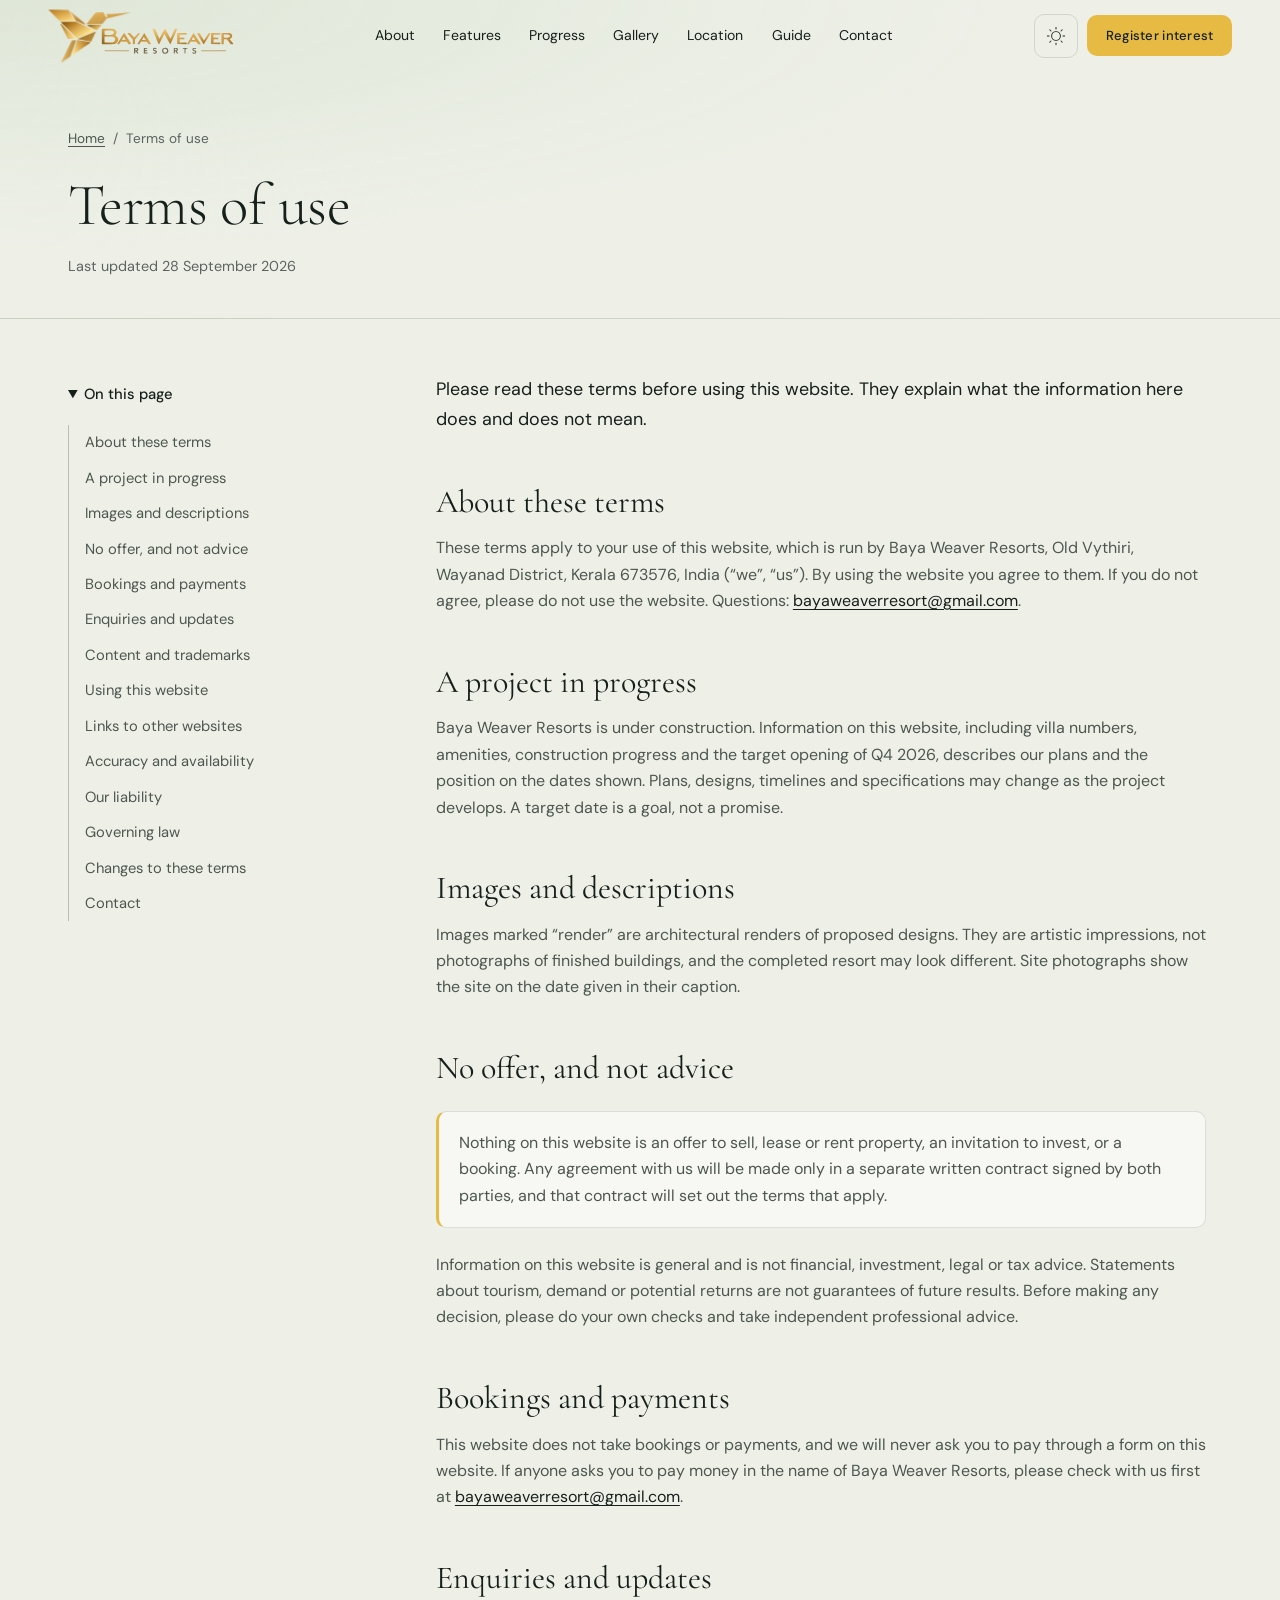
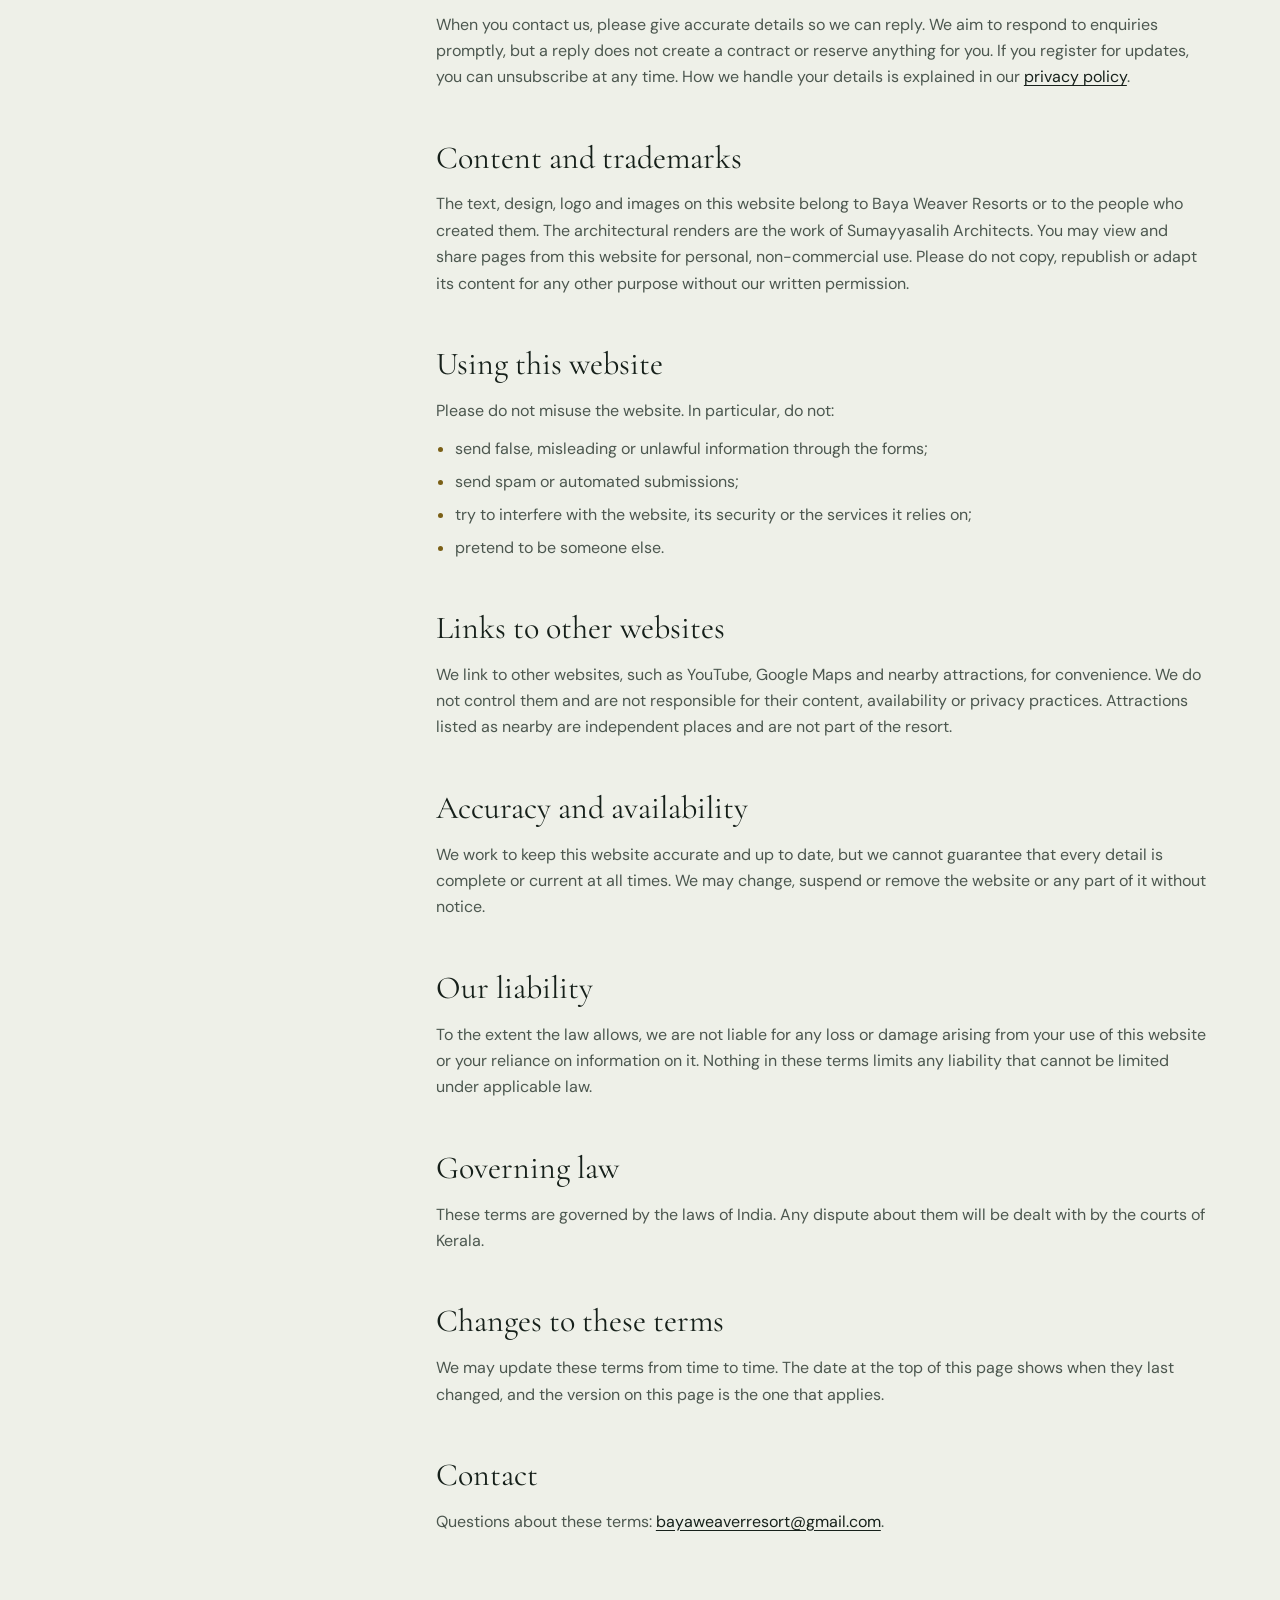
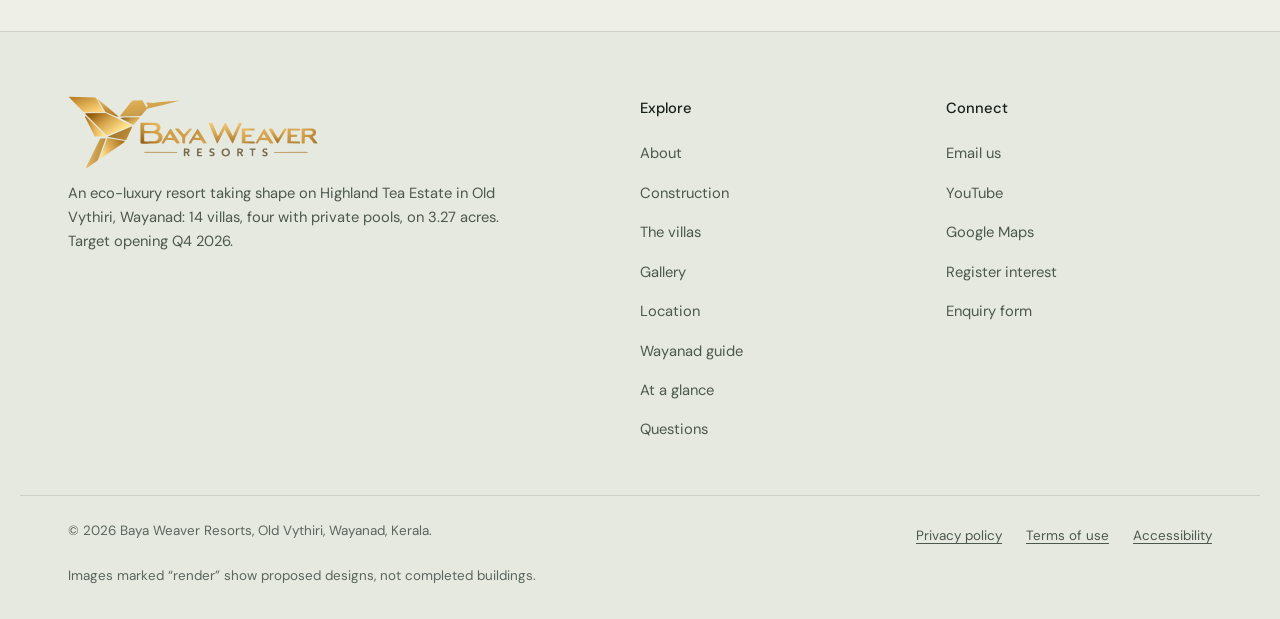
<file: terms.html>
<!DOCTYPE html>
<html lang="en-IN">

<head>
  <meta charset="UTF-8">
  <meta name="viewport" content="width=device-width, initial-scale=1">
  <title>Terms of use | Baya Weaver Resorts</title>
  <meta name="description" content="The terms that apply when you use the Baya Weaver Resorts website, including how to read renders, target dates and project information.">
  <meta name="robots" content="index, follow">
  <link rel="canonical" href="https://afinz0z.github.io/Baya-Weaver-Website/terms.html">
  <meta property="og:type" content="website">
  <meta property="og:site_name" content="Baya Weaver Resorts">
  <meta property="og:title" content="Terms of use | Baya Weaver Resorts">
  <meta property="og:description" content="The terms that apply when you use the Baya Weaver Resorts website, including how to read renders, target dates and project information.">
  <meta property="og:url" content="https://afinz0z.github.io/Baya-Weaver-Website/terms.html">
  <meta property="og:image" content="https://afinz0z.github.io/Baya-Weaver-Website/images/site/og-baya-weaver.jpg?v=2">
  <meta name="theme-color" content="#0f1612" media="(prefers-color-scheme: dark)">
  <meta name="theme-color" content="#eef0e8" media="(prefers-color-scheme: light)">

  <script type="application/ld+json">
{
  "@context": "https://schema.org",
  "@graph": [
    {
      "@type": "WebPage",
      "@id": "https://afinz0z.github.io/Baya-Weaver-Website/terms.html#webpage",
      "url": "https://afinz0z.github.io/Baya-Weaver-Website/terms.html",
      "name": "Terms of use",
      "isPartOf": {
        "@id": "https://afinz0z.github.io/Baya-Weaver-Website/#website"
      },
      "inLanguage": "en-IN",
      "dateModified": "2026-09-28",
      "publisher": {
        "@id": "https://afinz0z.github.io/Baya-Weaver-Website/#org"
      }
    },
    {
      "@type": "BreadcrumbList",
      "itemListElement": [
        {
          "@type": "ListItem",
          "position": 1,
          "name": "Home",
          "item": "https://afinz0z.github.io/Baya-Weaver-Website/"
        },
        {
          "@type": "ListItem",
          "position": 2,
          "name": "Terms of use",
          "item": "https://afinz0z.github.io/Baya-Weaver-Website/terms.html"
        }
      ]
    }
  ]
}
  </script>

  <meta http-equiv="Content-Security-Policy"
    content="default-src 'self'; script-src 'self'; style-src 'self'; img-src 'self' data:; font-src 'self'; connect-src 'self' https://formspree.io; frame-src https://www.youtube-nocookie.com https://www.google.com https://maps.google.com; form-action 'self' https://formspree.io; base-uri 'self'; object-src 'none'">
  <meta name="referrer" content="strict-origin-when-cross-origin">
  <script src="js/theme.js?v=5"></script>

  <link rel="icon" href="favicon.ico?v=2" sizes="48x48">
  <link rel="icon" href="images/favicon.svg?v=2" type="image/svg+xml">
  <link rel="icon" href="images/icon-192.png?v=2" type="image/png" sizes="192x192">
  <link rel="apple-touch-icon" href="images/apple-touch-icon.png?v=2">
  <link rel="manifest" href="site.webmanifest">
  <link rel="preload" href="fonts/cormorant-garamond-latin-300-normal.woff2" as="font" type="font/woff2" crossorigin>
  <link rel="preload" href="fonts/dm-sans-latin-400-normal.woff2" as="font" type="font/woff2" crossorigin>
  <link rel="stylesheet" href="css/site.css?v=13">
</head>

<body>
  <div class="scroll-progress" aria-hidden="true"></div>
  <a class="skip-link" href="#main">Skip to content</a>

  <header class="navbar scrolled" id="navbar">
    <a href="./" class="brand">
      <svg class="brand-logo" viewBox="8 9.5 900.2 261.8" xmlns="http://www.w3.org/2000/svg" role="img" aria-label="Baya Weaver Resorts"><defs><linearGradient id="hb1" gradientUnits="userSpaceOnUse" x1="64" y1="2" x2="92" y2="75"><stop offset="0" stop-color="#b9822a"/><stop offset=".5" stop-color="#deac51"/><stop offset="1" stop-color="#ffd67c"/></linearGradient><linearGradient id="hb2" gradientUnits="userSpaceOnUse" x1="149" y1="77" x2="153" y2="32"><stop offset="0" stop-color="#b57b25"/><stop offset=".5" stop-color="#c89641"/><stop offset="1" stop-color="#debc73"/></linearGradient><linearGradient id="hb3" gradientUnits="userSpaceOnUse" x1="273" y1="75" x2="263" y2="27"><stop offset="0" stop-color="#c89d4f"/><stop offset=".5" stop-color="#d5a54d"/><stop offset="1" stop-color="#deaf59"/></linearGradient><linearGradient id="hb4" gradientUnits="userSpaceOnUse" x1="115" y1="57" x2="180" y2="146"><stop offset="0" stop-color="#925a08"/><stop offset=".5" stop-color="#d8a74d"/><stop offset="1" stop-color="#ffe48e"/></linearGradient><linearGradient id="hb5" gradientUnits="userSpaceOnUse" x1="73" y1="127" x2="137" y2="131"><stop offset="0" stop-color="#b37a21"/><stop offset=".5" stop-color="#e5b65d"/><stop offset="1" stop-color="#ffe293"/></linearGradient><linearGradient id="hb6" gradientUnits="userSpaceOnUse" x1="223" y1="77" x2="244" y2="108"><stop offset="0" stop-color="#916520"/><stop offset=".5" stop-color="#c49640"/><stop offset="1" stop-color="#e5b75d"/></linearGradient><linearGradient id="hb9" gradientUnits="userSpaceOnUse" x1="184" y1="130" x2="216" y2="161"><stop offset="0" stop-color="#a47b34"/><stop offset=".5" stop-color="#b08131"/><stop offset="1" stop-color="#bb8b39"/></linearGradient><linearGradient id="hb18" gradientUnits="userSpaceOnUse" x1="200" y1="169" x2="122" y2="210"><stop offset="0" stop-color="#ae7822"/><stop offset=".5" stop-color="#d9aa55"/><stop offset="1" stop-color="#ffe291"/></linearGradient><linearGradient id="hb19" gradientUnits="userSpaceOnUse" x1="131" y1="215" x2="87" y2="209"><stop offset="0" stop-color="#be9243"/><stop offset=".5" stop-color="#ca9f4f"/><stop offset="1" stop-color="#dfb767"/></linearGradient><linearGradient id="hb7" gradientUnits="userSpaceOnUse" x1="277" y1="176" x2="330" y2="112"><stop offset="0" stop-color="#96641c"/><stop offset=".5" stop-color="#c7963d"/><stop offset="1" stop-color="#e7b55d"/></linearGradient><linearGradient id="hb8" gradientUnits="userSpaceOnUse" x1="574" y1="173" x2="569" y2="106"><stop offset="0" stop-color="#b38235"/><stop offset=".5" stop-color="#d5a854"/><stop offset="1" stop-color="#f3c874"/></linearGradient><linearGradient id="hb10" gradientUnits="userSpaceOnUse" x1="349" y1="173" x2="394" y2="150"><stop offset="0" stop-color="#bd9350"/><stop offset=".5" stop-color="#ce9a43"/><stop offset="1" stop-color="#d3a14b"/></linearGradient><linearGradient id="hb11" gradientUnits="userSpaceOnUse" x1="411" y1="170" x2="438" y2="122"><stop offset="0" stop-color="#ca9746"/><stop offset=".5" stop-color="#d2a24d"/><stop offset="1" stop-color="#dbb064"/></linearGradient><linearGradient id="hb12" gradientUnits="userSpaceOnUse" x1="450" y1="155" x2="504" y2="160"><stop offset="0" stop-color="#b88a44"/><stop offset=".5" stop-color="#c99742"/><stop offset="1" stop-color="#d8a650"/></linearGradient><linearGradient id="hb13" gradientUnits="userSpaceOnUse" x1="669" y1="181" x2="636" y2="131"><stop offset="0" stop-color="#a47837"/><stop offset=".5" stop-color="#d1a24f"/><stop offset="1" stop-color="#ebba63"/></linearGradient><linearGradient id="hb14" gradientUnits="userSpaceOnUse" x1="706" y1="184" x2="725" y2="136"><stop offset="0" stop-color="#c19750"/><stop offset=".5" stop-color="#d3a14b"/><stop offset="1" stop-color="#dfac57"/></linearGradient><linearGradient id="hb15" gradientUnits="userSpaceOnUse" x1="761" y1="175" x2="760" y2="128"><stop offset="0" stop-color="#ab7729"/><stop offset=".5" stop-color="#cb9a44"/><stop offset="1" stop-color="#e5b766"/></linearGradient><linearGradient id="hb16" gradientUnits="userSpaceOnUse" x1="822" y1="182" x2="808" y2="128"><stop offset="0" stop-color="#b3863f"/><stop offset=".5" stop-color="#c99946"/><stop offset="1" stop-color="#dbaa58"/></linearGradient><linearGradient id="hb17" gradientUnits="userSpaceOnUse" x1="902" y1="172" x2="851" y2="134"><stop offset="0" stop-color="#ad7d32"/><stop offset=".5" stop-color="#c7933f"/><stop offset="1" stop-color="#daa756"/></linearGradient></defs><g class="brand-bird"><path fill="url(#hb1)" d="M10 12 64 68 136 68 137 66 122 41 116 27 107 15Z"/><path fill="url(#hb2)" d="M115 22 143 67 184 84 190 83 131 32 117 22Z"/><path fill="url(#hb3)" d="M194 83 271 82 293 55 350 42 410 26 331 32 317 34 290 33 290 35 296 43 291 52 276 25 242 26 235 31Z"/><path fill="url(#hb4)" d="M70 73 147 150 153 149 201 130 235 116 233 113 211 104 188 91 143 71 72 72Z"/><path fill="url(#hb5)" d="M69 82 70 86 105 155 143 154 142 150 72 82Z"/><path fill="url(#hb6)" d="M266 86 208 86 196 88 243 113 262 94Z"/><path fill="url(#hb9)" d="M240 120 235 120 150 155 217 168Z"/><path fill="url(#hb18)" d="M214 171 150 160 122 234 127 233 208 177Z"/><path fill="url(#hb19)" d="M143 161 126 162 123 164 76 258 73 269 78 267 116 240 144 163Z"/></g><g class="brand-word"><path fill="url(#hb7)" d="M270 180C269 179 269 180 269 142C269 103 269 106 270 106C272 105 322 105 325 106C340 109 346 124 336 135C333 138 333 138 338 140C342 142 346 147 347 150C349 155 349 162 347 166C344 172 339 177 331 179C327 180 272 181 270 180ZM314 172C320 172 323 171 327 169C338 162 336 147 323 144C316 143 317 143 300 143C284 143 283 143 283 144C282 145 282 171 283 172C283 172 298 173 314 172ZM314 135C320 134 323 133 325 130C331 125 328 117 320 115C316 114 284 114 283 115C282 116 282 133 283 134C284 135 309 136 314 135Z"/><path fill="url(#hb8)" d="M514 106 544 180 548 178 572 129 599 178 602 180 634 108 632 105 625 105 623 107 602 154 577 107 573 106 548 154 528 106Z"/><path fill="url(#hb10)" d="M344 178 347 180 353 180 362 167 390 168 399 180 412 179 378 126 374 129ZM376 144 385 159 366 160 370 152Z"/><path fill="url(#hb11)" d="M394 126 395 130 419 157 420 179 429 180 430 157 455 127 446 126 426 148 406 126Z"/><path fill="url(#hb12)" d="M442 178 444 180 451 180 459 167 487 168 496 180 508 179 475 126ZM472 145 481 157 481 160 464 160Z"/><path fill="url(#hb13)" d="M635 126 634 130 634 179 679 180 681 177 679 172 646 172 647 156 668 156 670 151 668 149 646 148 646 138 647 134 680 133 680 126Z"/><path fill="url(#hb14)" d="M683 178 684 180 691 180 699 167 727 168 736 180 746 180 748 178 714 126ZM712 145 719 154 720 160 704 160Z"/><path fill="url(#hb15)" d="M730 127 762 180 765 178 796 128 793 126 788 126 786 128 764 162 743 126Z"/><path fill="url(#hb16)" d="M799 126 798 179 843 180 844 174 842 172 810 172 811 156 832 156 834 152 832 149 810 148 810 136 811 134 842 133 844 132 844 127Z"/><path fill="url(#hb17)" d="M851 180C849 179 849 179 849 160C849 140 849 138 849 133C849 125 847 126 868 126C887 126 888 126 892 127C897 129 899 131 900 136C903 143 899 151 892 154C889 155 889 156 892 160C893 161 894 162 894 162C895 163 896 164 896 165C897 165 898 167 899 168C900 169 901 171 903 173C908 180 908 180 900 180C894 180 894 180 890 175C889 174 888 172 887 171C886 170 884 168 884 167C881 164 879 161 876 157C875 156 874 156 867 156C860 156 861 155 860 168C860 181 861 180 855 180C852 180 851 180 851 180ZM882 148C887 147 890 145 890 141C890 138 888 136 884 134C881 133 862 133 861 134C860 136 860 148 862 148C863 149 880 149 882 148Z"/></g><g class="brand-rules"><path d="M282 212 284 214 400 214 402 212 400 210 284 210Z"/><path d="M750 211 750 213 753 214 867 214 871 214 872 212 872 211 870 210 865 210 753 210Z"/></g><g class="brand-resorts"><path d="M525 197 520 199 518 201 517 207 518 210 520 212 529 215 530 219 527 222 519 220 517 222 520 225 527 226 531 225 534 222 536 220 536 216 533 211 524 208 522 206 522 204 526 202 533 203 535 201 535 200 530 198Z"/><path d="M441 225C440 224 439 222 436 218C435 215 434 214 433 214C431 214 431 214 431 220C431 224 431 224 430 225C429 226 426 225 425 224C425 224 425 200 425 200C426 198 426 198 433 198C440 198 442 198 444 200C448 204 446 210 442 213C441 213 440 214 440 214C440 214 443 218 444 220C447 224 447 225 443 225C442 225 441 225 441 225ZM438 209C441 208 441 204 437 203C435 202 431 202 431 203C431 204 431 209 431 209C432 210 436 210 438 209Z"/><path d="M473 225C472 224 473 199 473 198C473 198 474 198 481 198C491 198 490 198 490 200C490 202 491 202 484 202C478 202 478 202 478 206C478 209 478 209 484 209C489 209 490 209 489 212C489 214 489 214 484 214C478 214 478 214 478 217C478 219 478 220 479 221C479 221 482 221 484 221C490 221 490 221 490 222C491 222 491 224 491 225C490 226 473 226 473 225Z"/><path d="M573 226C573 226 572 226 572 226C571 225 571 225 570 225C568 225 564 222 563 219C559 212 561 204 567 200C570 198 578 197 582 198C582 198 583 199 584 199C584 199 585 200 587 201C592 205 593 215 589 220C587 223 583 225 582 225C581 225 581 225 580 226C579 226 575 226 573 226ZM580 220C589 216 586 202 576 202C571 202 568 204 567 210C566 213 568 219 571 220C572 221 573 221 573 221C575 222 578 222 580 220Z"/><path d="M635 225C633 225 632 225 632 223C632 223 631 222 630 220C630 219 629 218 628 217C627 214 626 214 625 214C623 214 623 215 623 220C623 225 623 225 620 225C617 225 618 226 618 212C618 200 618 199 618 198C618 198 629 198 632 198C635 199 635 199 636 200C640 204 639 210 634 213C632 214 632 214 635 218C638 222 639 224 639 224C639 225 638 225 635 225ZM630 209C633 208 633 205 630 203C628 202 624 202 623 203C623 204 623 208 623 209C624 210 628 210 630 209Z"/><path d="M662 198 661 201 662 202 668 202 670 204 670 224 671 225 674 225 675 203 678 202 683 202 684 201 684 199 683 198Z"/><path d="M714 226C713 226 712 225 712 225C708 224 706 222 708 221C710 220 711 219 712 220C715 222 718 222 720 220C722 218 721 215 718 214C717 214 716 214 716 214C715 214 715 213 714 213C714 213 711 212 710 211C707 208 708 201 712 199C714 198 715 198 718 198C725 198 728 200 725 202C724 204 723 204 722 203C721 202 717 202 715 202C713 203 713 207 715 208C716 208 716 208 717 208C717 208 718 209 718 209C724 210 728 214 727 219C727 219 726 220 726 220C726 222 723 225 721 225C720 225 719 226 719 226C717 226 716 226 714 226Z"/></g></svg>
    </a>

    <nav class="nav-links" aria-label="Primary">
      <a href="./#about">About</a>
      <a href="./#features">Features</a>
      <a href="./#progress">Progress</a>
      <a href="./#gallery">Gallery</a>
      <a href="./#location">Location</a>
      <a href="wayanad-guide.html">Guide</a>
      <a href="./#contact">Contact</a>
    </nav>

    <div class="nav-actions">
      <button class="icon-btn" id="themeToggle" type="button" aria-label="Switch to light theme">
        <svg class="i theme-i-dark" aria-hidden="true"><use href="images/icons.svg#i-moon"></use></svg>
        <svg class="i theme-i-light" aria-hidden="true"><use href="images/icons.svg#i-sun"></use></svg>
      </button>
      <a class="btn btn-primary btn-sm nav-cta" href="./#newsletter-section">Register interest</a>
      <button class="icon-btn hamburger" id="hamburger" type="button" aria-label="Open menu" aria-expanded="false"
        aria-controls="mobileMenu">
        <svg class="i i-open" aria-hidden="true"><use href="images/icons.svg#i-list"></use></svg>
        <svg class="i i-close" aria-hidden="true"><use href="images/icons.svg#i-x"></use></svg>
      </button>
    </div>
  </header>

  <nav class="mobile-menu" id="mobileMenu" aria-label="Mobile" inert>
    <a href="./#about">About</a>
    <a href="./#features">Features</a>
    <a href="./#progress">Progress</a>
    <a href="./#gallery">Gallery</a>
    <a href="./#location">Location</a>
    <a href="wayanad-guide.html">Guide</a>
    <a href="./#contact">Contact</a>
    <a class="btn btn-primary" href="./#newsletter-section">Register interest</a>
  </nav>

  <main id="main">
    <header id="top" class="page-head">
      <div class="wrap">
        <nav class="crumbs" aria-label="Breadcrumb"><a href="./">Home</a><span aria-hidden="true">/</span><span
            aria-current="page">Terms of use</span></nav>
        <h1 class="section-title">Terms of use</h1>
        <p class="page-meta">Last updated <time datetime="2026-09-28">28 September 2026</time></p>
      </div>
    </header>

    <div class="wrap legal">
      <details class="toc" open>
        <summary>On this page</summary>
        <ol>
          <li><a href="#about">About these terms</a></li>
          <li><a href="#project">A project in progress</a></li>
          <li><a href="#images">Images and descriptions</a></li>
          <li><a href="#no-offer">No offer, and not advice</a></li>
          <li><a href="#payments">Bookings and payments</a></li>
          <li><a href="#enquiries">Enquiries and updates</a></li>
          <li><a href="#ip">Content and trademarks</a></li>
          <li><a href="#use">Using this website</a></li>
          <li><a href="#links">Links to other websites</a></li>
          <li><a href="#accuracy">Accuracy and availability</a></li>
          <li><a href="#liability">Our liability</a></li>
          <li><a href="#law">Governing law</a></li>
          <li><a href="#changes">Changes to these terms</a></li>
          <li><a href="#contact">Contact</a></li>
        </ol>
      </details>

      <article class="prose">
        <p class="lead-in">Please read these terms before using this website. They explain what the information here does and does not mean.</p>

        <h2 id="about">About these terms</h2>
<p>These terms apply to your use of this website, which is run by Baya Weaver Resorts, Old Vythiri, Wayanad
          District, Kerala 673576, India (“we”, “us”). By using the website you agree to them. If you
          do not agree, please do not use the website. Questions: <a href="mailto:bayaweaverresort@gmail.com">bayaweaverresort@gmail.com</a>.</p>

        <h2 id="project">A project in progress</h2>
<p>Baya Weaver Resorts is under construction. Information on this website, including villa numbers, amenities,
          construction progress and the target opening of Q4 2026, describes our plans and the position on the dates
          shown. Plans, designs, timelines and specifications may change as the project develops. A target date is a
          goal, not a promise.</p>

        <h2 id="images">Images and descriptions</h2>
<p>Images marked “render” are architectural renders of proposed designs. They are artistic
          impressions, not photographs of finished buildings, and the completed resort may look different. Site
          photographs show the site on the date given in their caption.</p>

        <h2 id="no-offer">No offer, and not advice</h2>
<div class="callout">
          <p>Nothing on this website is an offer to sell, lease or rent property, an invitation to invest, or a
            booking. Any agreement with us will be made only in a separate written contract signed by both parties,
            and that contract will set out the terms that apply.</p>
        </div>
        <p>Information on this website is general and is not financial, investment, legal or tax advice. Statements
          about tourism, demand or potential returns are not guarantees of future results. Before making any decision,
          please do your own checks and take independent professional advice.</p>

        <h2 id="payments">Bookings and payments</h2>
<p>This website does not take bookings or payments, and we will never ask you to pay through a form on this
          website. If anyone asks you to pay money in the name of Baya Weaver Resorts, please check with us first at
          <a href="mailto:bayaweaverresort@gmail.com">bayaweaverresort@gmail.com</a>.</p>

        <h2 id="enquiries">Enquiries and updates</h2>
<p>When you contact us, please give accurate details so we can reply. We aim to respond to enquiries promptly,
          but a reply does not create a contract or reserve anything for you. If you register for updates, you can
          unsubscribe at any time. How we handle your details is explained in our <a href="privacy.html">privacy
          policy</a>.</p>

        <h2 id="ip">Content and trademarks</h2>
<p>The text, design, logo and images on this website belong to Baya Weaver Resorts or to the people who created
          them. The architectural renders are the work of Sumayyasalih Architects. You may view and share pages from
          this website for personal, non-commercial use. Please do not copy, republish or adapt its content for any
          other purpose without our written permission.</p>

        <h2 id="use">Using this website</h2>
<p>Please do not misuse the website. In particular, do not:</p>
        <ul>
          <li>send false, misleading or unlawful information through the forms;</li>
          <li>send spam or automated submissions;</li>
          <li>try to interfere with the website, its security or the services it relies on;</li>
          <li>pretend to be someone else.</li>
        </ul>

        <h2 id="links">Links to other websites</h2>
<p>We link to other websites, such as YouTube, Google Maps and nearby attractions, for convenience. We do not
          control them and are not responsible for their content, availability or privacy practices. Attractions
          listed as nearby are independent places and are not part of the resort.</p>

        <h2 id="accuracy">Accuracy and availability</h2>
<p>We work to keep this website accurate and up to date, but we cannot guarantee that every detail is complete
          or current at all times. We may change, suspend or remove the website or any part of it without notice.</p>

        <h2 id="liability">Our liability</h2>
<p>To the extent the law allows, we are not liable for any loss or damage arising from your use of this
          website or your reliance on information on it. Nothing in these terms limits any liability that cannot be
          limited under applicable law.</p>

        <h2 id="law">Governing law</h2>
<p>These terms are governed by the laws of India. Any dispute about them will be dealt with by the courts
          of Kerala.</p>

        <h2 id="changes">Changes to these terms</h2>
<p>We may update these terms from time to time. The date at the top of this page shows when they last changed,
          and the version on this page is the one that applies.</p>

        <h2 id="contact">Contact</h2>
<p>Questions about these terms: <a href="mailto:bayaweaverresort@gmail.com">bayaweaverresort@gmail.com</a>.</p>
      </article>
    </div>
  </main>

  <footer class="site-footer">
    <div class="wrap footer-grid">
      <div class="footer-brand">
        <p class="footer-logo"><img class="logo-on-light" src="images/logo.svg?v=2" width="900" height="262" alt="Baya Weaver Resorts" decoding="async"><img class="logo-on-dark" src="images/logo-reverse.svg?v=2" width="900" height="262" alt="Baya Weaver Resorts" decoding="async"></p>
        <p>An eco-luxury resort taking shape on Highland Tea Estate in Old Vythiri, Wayanad: 14 villas, four with private
          pools, on 3.27 acres. Target opening Q4 2026.</p>
      </div>
      <div>
        <h2 class="footer-h">Explore</h2>
        <ul>
          <li><a href="./#about">About</a></li>
          <li><a href="./#progress">Construction</a></li>
          <li><a href="./#villas">The villas</a></li>
          <li><a href="./#gallery">Gallery</a></li>
          <li><a href="./#location">Location</a></li>
          <li><a href="wayanad-guide.html">Wayanad guide</a></li>
          <li><a href="./#facts">At a glance</a></li>
          <li><a href="./#faq">Questions</a></li>
        </ul>
      </div>
      <div>
        <h2 class="footer-h">Connect</h2>
        <ul>
          <li><a href="mailto:bayaweaverresort@gmail.com">Email us</a></li>
          <li><a href="https://www.youtube.com/@Bayaweaver-p1e" target="_blank" rel="noopener">YouTube</a></li>
          <li><a href="https://maps.app.goo.gl/iyfaohvVfE9AvDzk8" target="_blank" rel="noopener">Google Maps</a></li>
          <li><a href="./#newsletter-section">Register interest</a></li>
          <li><a href="./#contact">Enquiry form</a></li>
        </ul>
      </div>
    </div>
    <div class="wrap footer-bottom">
      <p>© 2026 Baya Weaver Resorts, Old Vythiri, Wayanad, Kerala.</p>
      <nav class="footer-legal" aria-label="Legal">
        <a href="privacy.html">Privacy policy</a>
        <a href="terms.html" aria-current="page">Terms of use</a>
        <a href="accessibility.html">Accessibility</a>
      </nav>
      <p class="footer-note">Images marked “render” show proposed designs, not completed buildings.</p>
    </div>
  </footer>

  <a href="#top" class="to-top" id="toTop" aria-label="Back to top" inert><svg class="to-top-ring" viewBox="0 0 48 48" aria-hidden="true"><circle cx="24" cy="24" r="22" pathLength="100"/></svg><svg class="i" aria-hidden="true"><use href="images/icons.svg#i-arrow-up"></use></svg></a>

  <script src="js/main.js?v=6" defer></script>
</body>

</html>
</file>
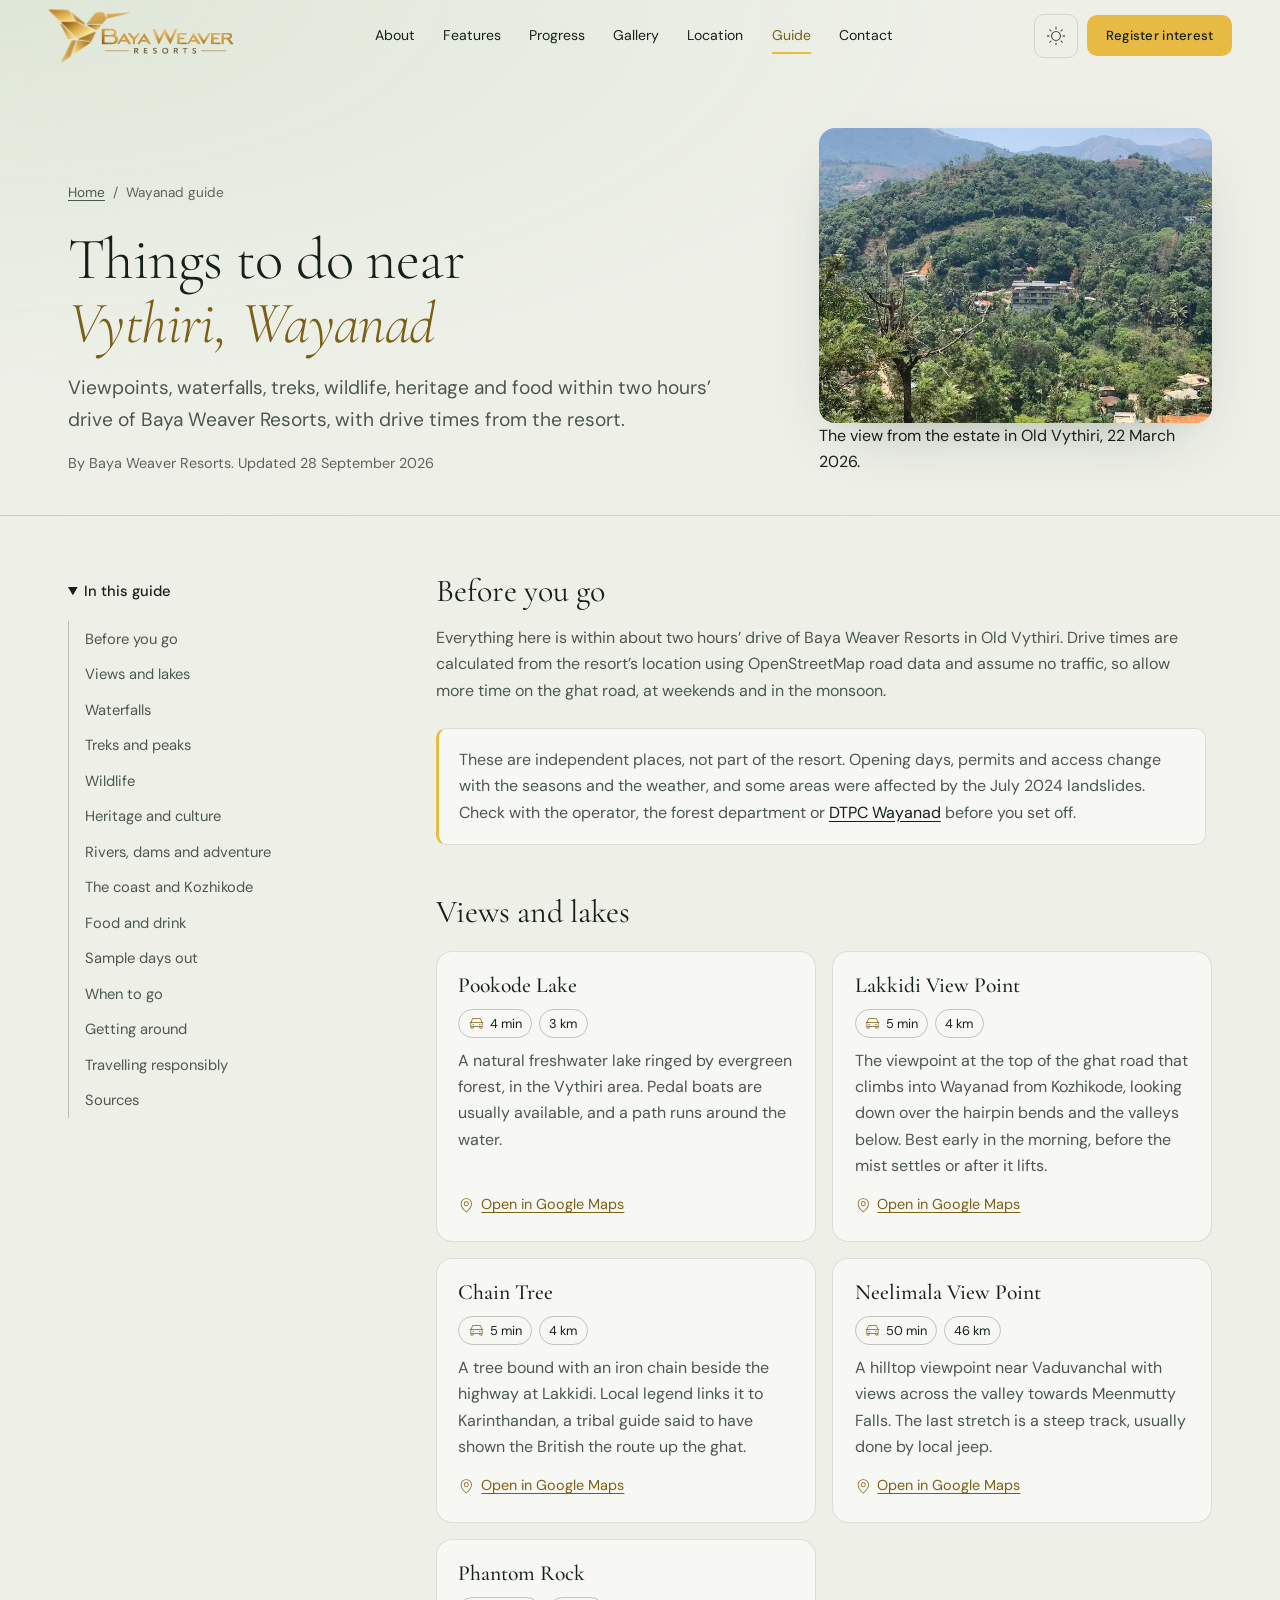
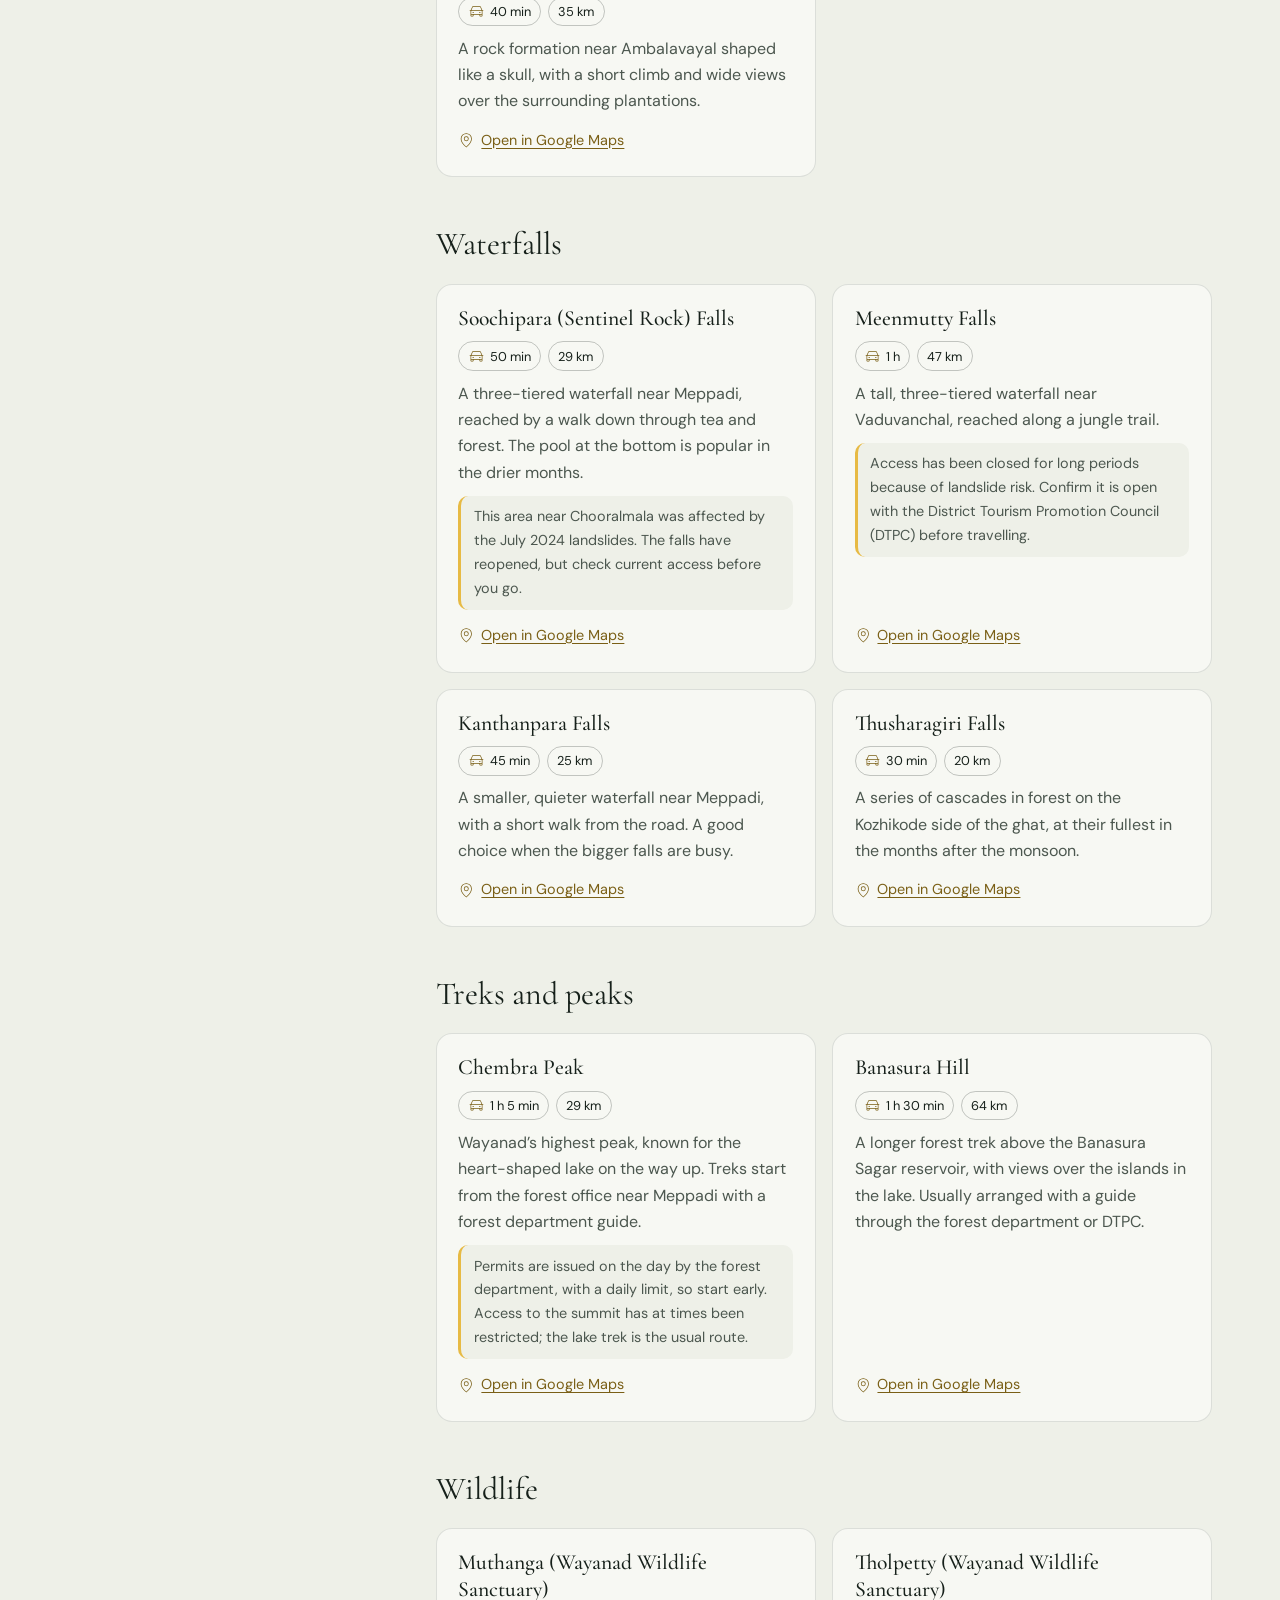
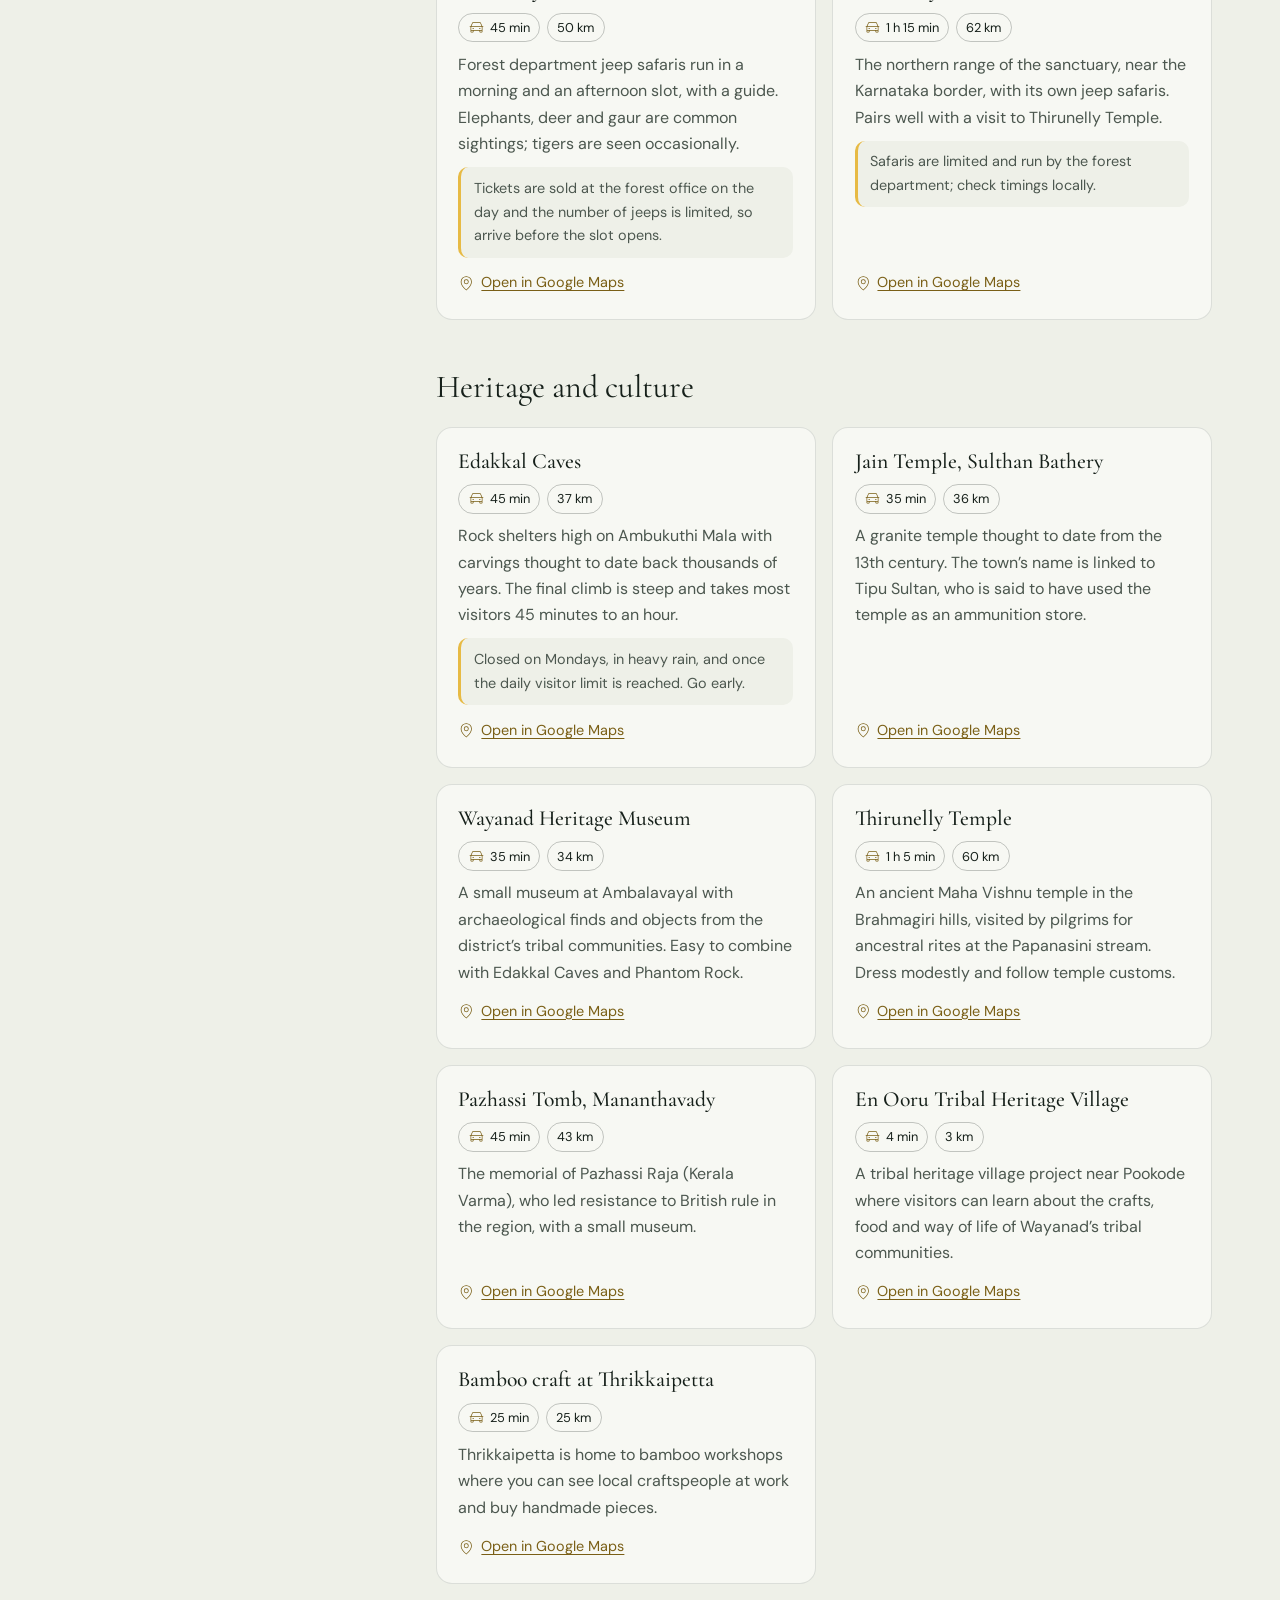
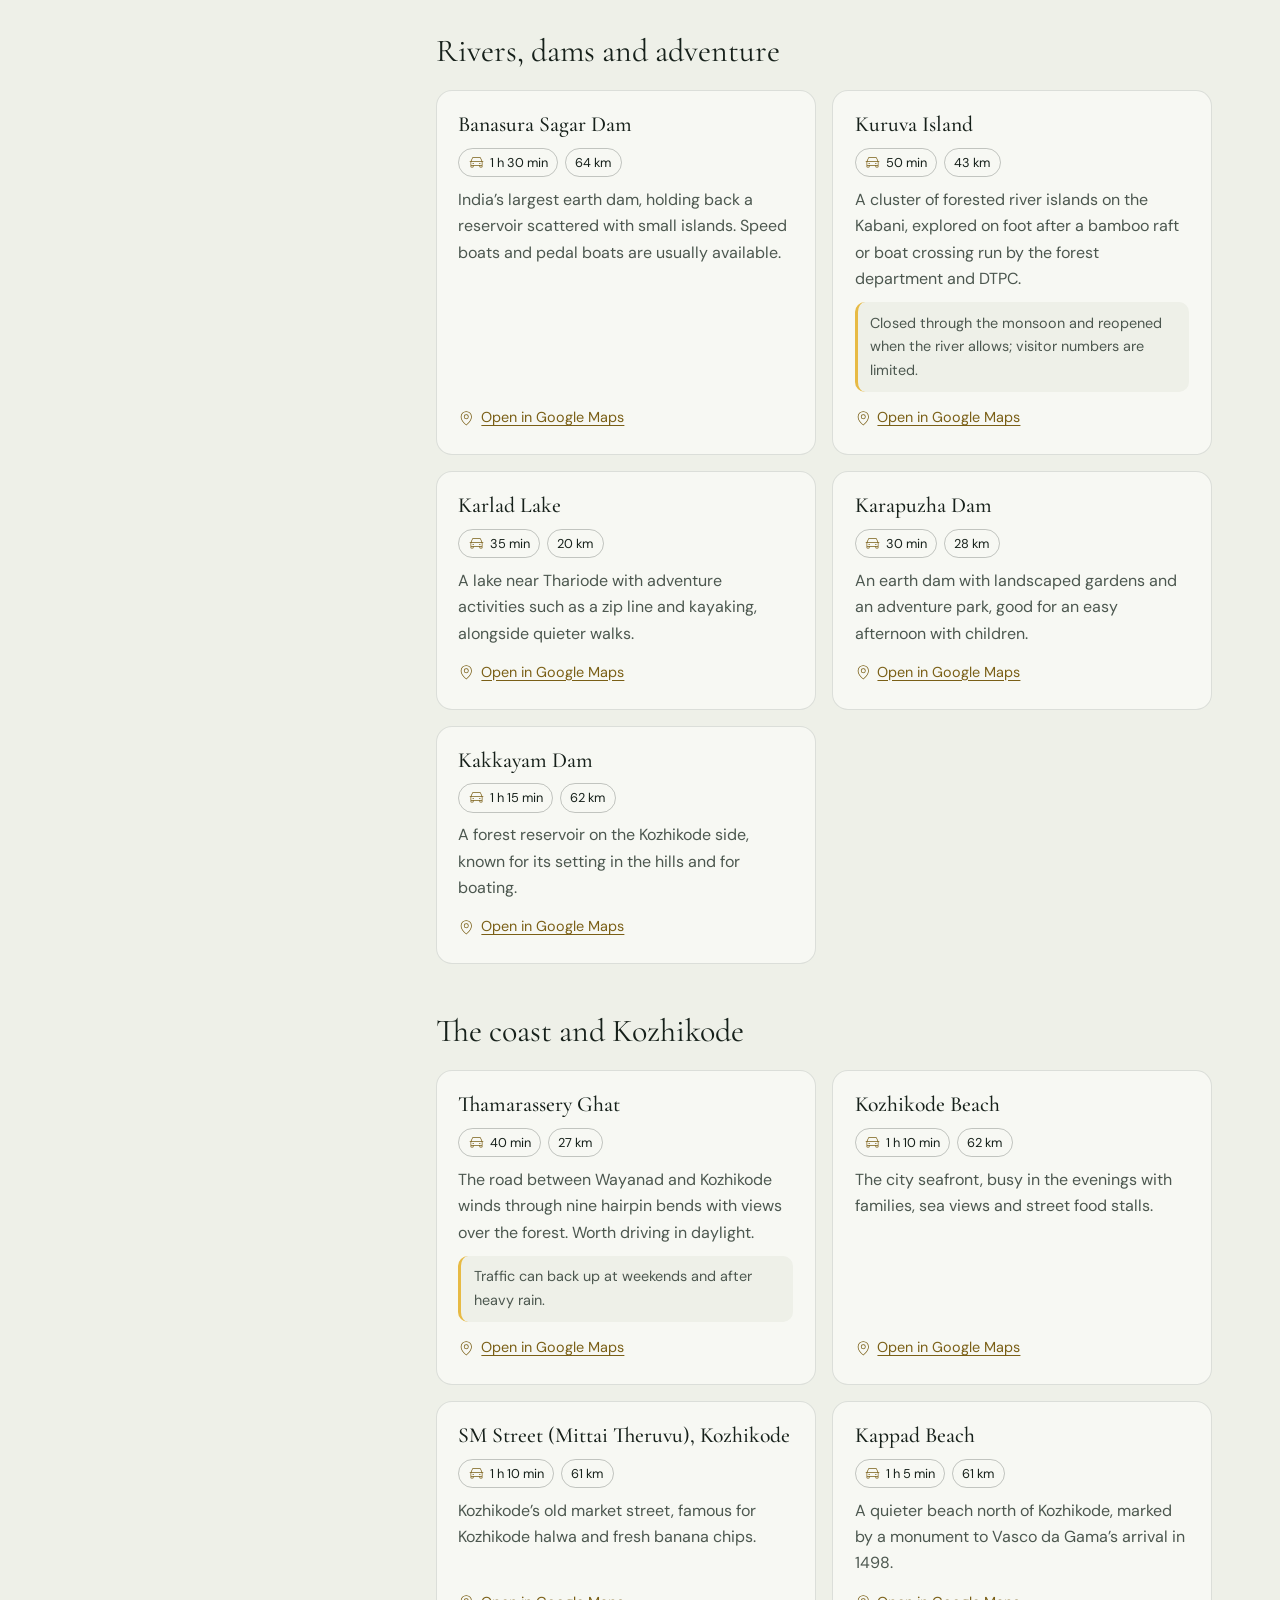
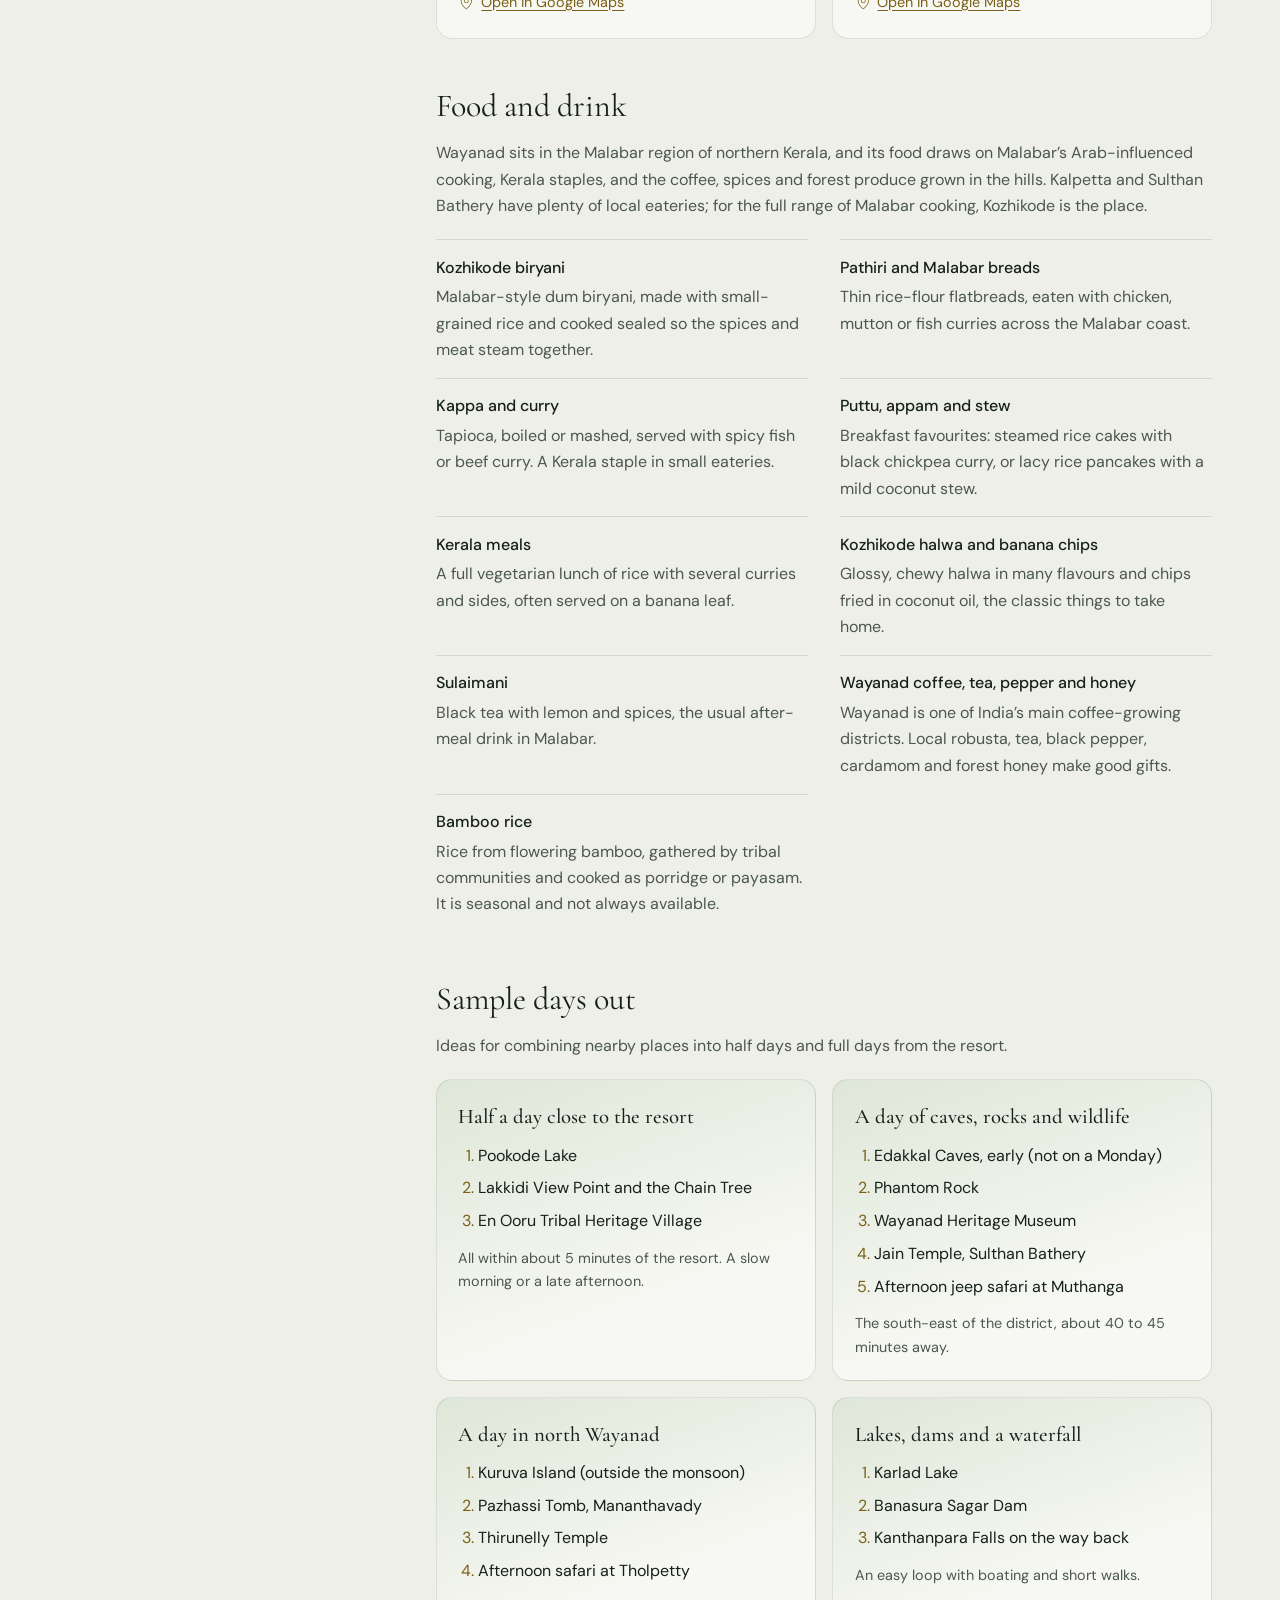
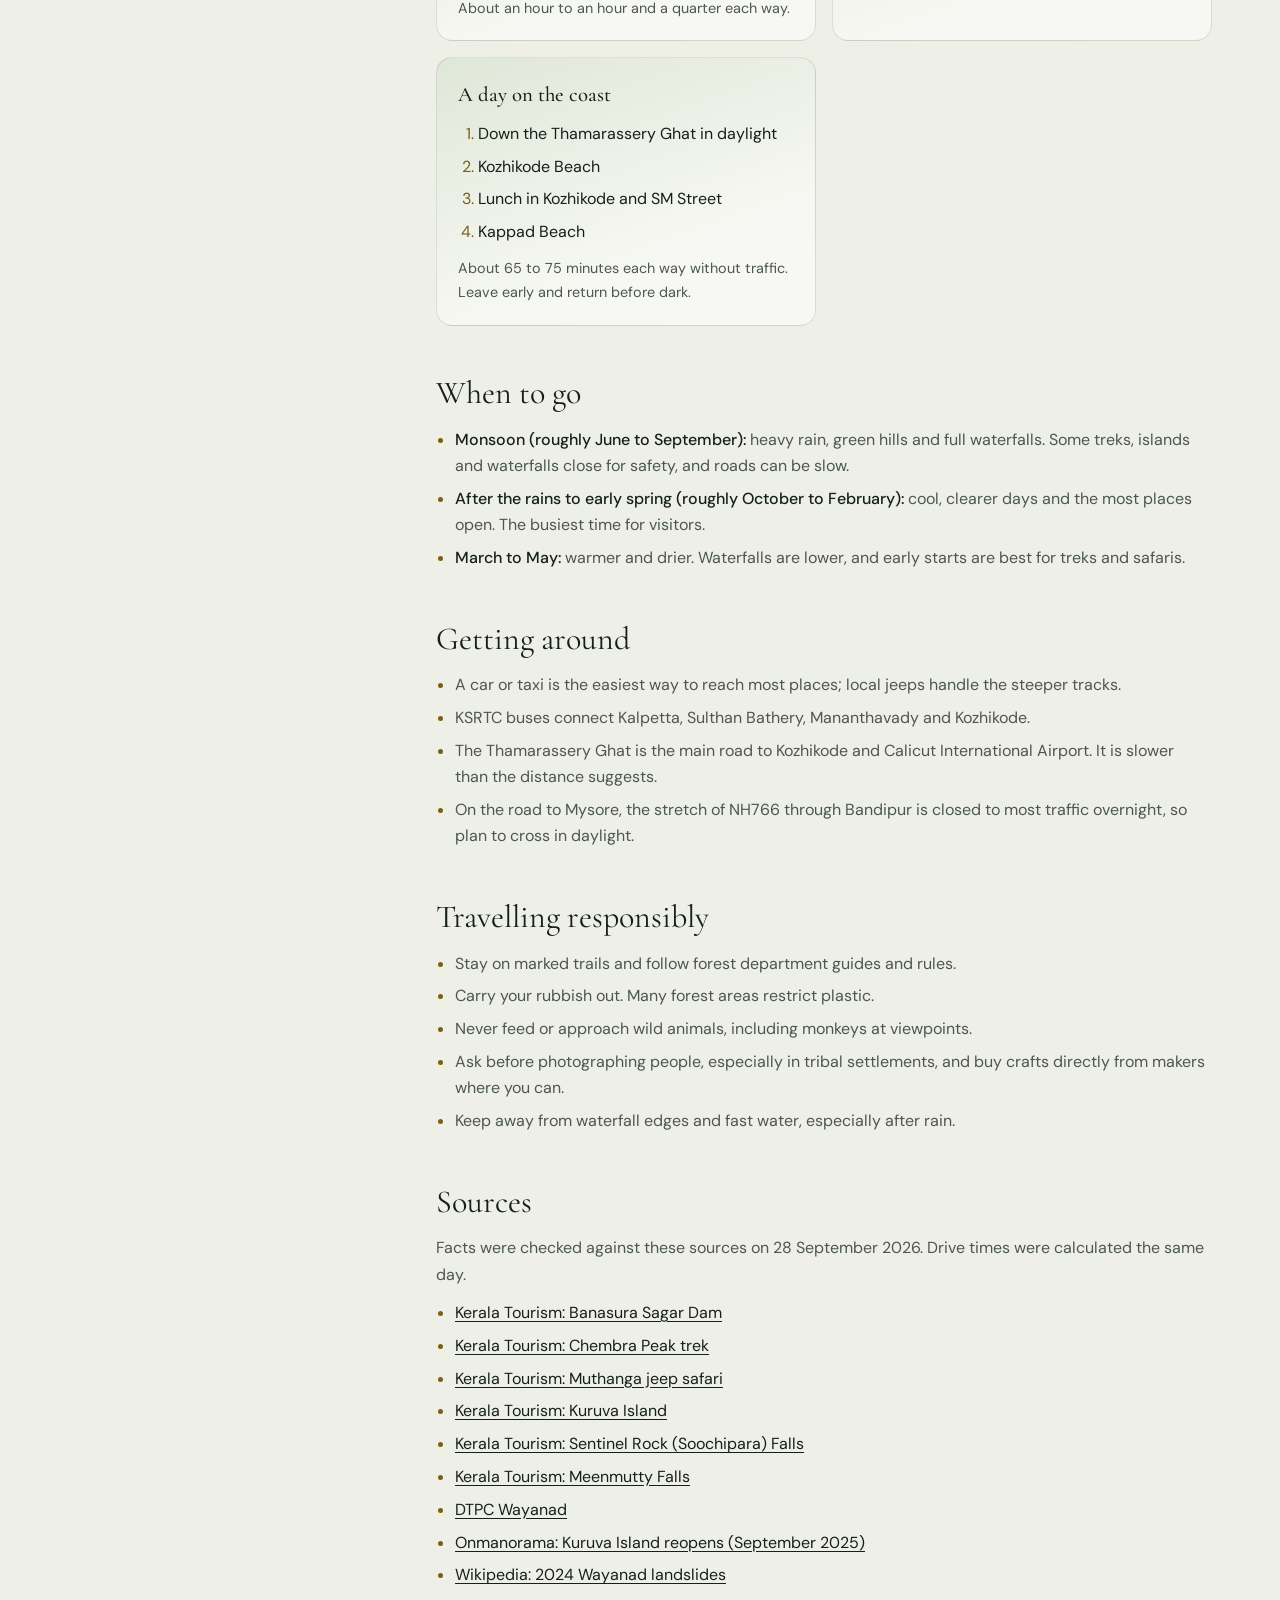
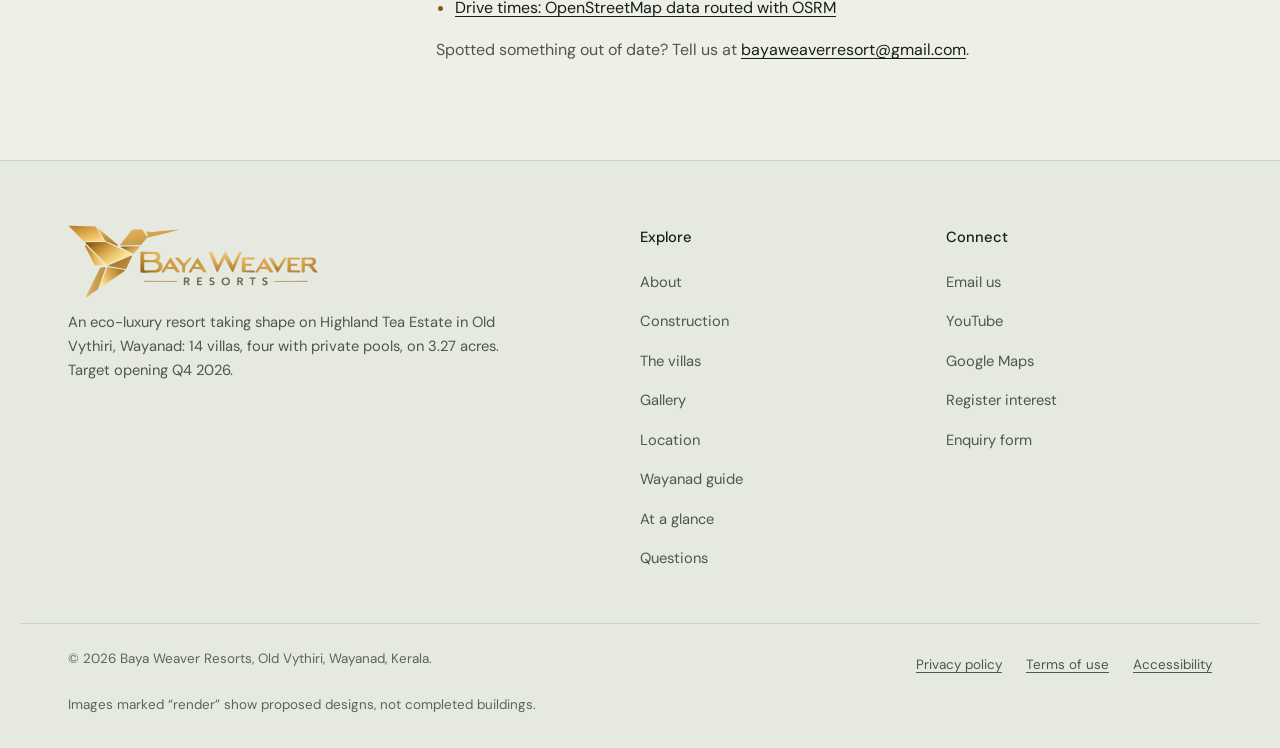
<file: wayanad-guide.html>
<!DOCTYPE html>
<html lang="en-IN">

<head>
  <meta charset="UTF-8">
  <meta name="viewport" content="width=device-width, initial-scale=1">
  <title>Things to Do Near Vythiri, Wayanad | Baya Weaver Resorts</title>
  <meta name="description" content="Waterfalls, viewpoints, treks, wildlife safaris, heritage sites and Malabar food within two hours of Old Vythiri, Wayanad, with drive times and tips.">
  <meta name="robots" content="index, follow">
  <link rel="canonical" href="https://afinz0z.github.io/Baya-Weaver-Website/wayanad-guide.html">
  <meta property="og:type" content="article">
  <meta property="og:site_name" content="Baya Weaver Resorts">
  <meta property="og:title" content="Things to Do Near Vythiri, Wayanad | Baya Weaver Resorts">
  <meta property="og:description" content="Waterfalls, viewpoints, treks, wildlife safaris, heritage sites and Malabar food within two hours of Old Vythiri, Wayanad, with drive times and tips.">
  <meta property="og:url" content="https://afinz0z.github.io/Baya-Weaver-Website/wayanad-guide.html">
  <meta property="og:image" content="https://afinz0z.github.io/Baya-Weaver-Website/images/site/og-baya-weaver.jpg?v=2">
  <meta property="article:modified_time" content="2026-09-28">
  <meta name="theme-color" content="#0f1612" media="(prefers-color-scheme: dark)">
  <meta name="theme-color" content="#eef0e8" media="(prefers-color-scheme: light)">

  <script type="application/ld+json">
{
  "@context": "https://schema.org",
  "@graph": [
    {
      "@type": "Article",
      "@id": "https://afinz0z.github.io/Baya-Weaver-Website/wayanad-guide.html#article",
      "headline": "Things to do near Vythiri, Wayanad",
      "description": "Viewpoints, waterfalls, treks, wildlife, heritage and food within two hours' drive of Baya Weaver Resorts in Old Vythiri, Wayanad, Kerala.",
      "image": "https://afinz0z.github.io/Baya-Weaver-Website/images/site/site-2026-03-22-valley-view.webp",
      "datePublished": "2026-09-28",
      "dateModified": "2026-09-28",
      "author": {
        "@id": "https://afinz0z.github.io/Baya-Weaver-Website/#org"
      },
      "publisher": {
        "@id": "https://afinz0z.github.io/Baya-Weaver-Website/#org"
      },
      "mainEntityOfPage": "https://afinz0z.github.io/Baya-Weaver-Website/wayanad-guide.html",
      "inLanguage": "en-IN",
      "about": {
        "@type": "AdministrativeArea",
        "name": "Wayanad",
        "containedInPlace": {
          "@type": "State",
          "name": "Kerala"
        }
      },
      "mentions": {
        "@id": "https://afinz0z.github.io/Baya-Weaver-Website/#resort"
      }
    },
    {
      "@type": "ItemList",
      "@id": "https://afinz0z.github.io/Baya-Weaver-Website/wayanad-guide.html#places",
      "name": "Places to visit within two hours of Old Vythiri, Wayanad",
      "numberOfItems": 29,
      "itemListElement": [
        {
          "@type": "ListItem",
          "position": 1,
          "item": {
            "@type": "TouristAttraction",
            "name": "Pookode Lake",
            "description": "A natural freshwater lake ringed by evergreen forest, in the Vythiri area. Pedal boats are usually available, and a path runs around the water.",
            "containedInPlace": {
              "@type": "AdministrativeArea",
              "name": "Wayanad"
            },
            "geo": {
              "@type": "GeoCoordinates",
              "latitude": 11.54233,
              "longitude": 76.02731
            }
          }
        },
        {
          "@type": "ListItem",
          "position": 2,
          "item": {
            "@type": "TouristAttraction",
            "name": "Lakkidi View Point",
            "description": "The viewpoint at the top of the ghat road that climbs into Wayanad from Kozhikode, looking down over the hairpin bends and the valleys below. Best early in the morning, before the mist settles or after it lifts.",
            "containedInPlace": {
              "@type": "AdministrativeArea",
              "name": "Wayanad"
            },
            "geo": {
              "@type": "GeoCoordinates",
              "latitude": 11.52057,
              "longitude": 76.02035
            }
          }
        },
        {
          "@type": "ListItem",
          "position": 3,
          "item": {
            "@type": "TouristAttraction",
            "name": "Chain Tree",
            "description": "A tree bound with an iron chain beside the highway at Lakkidi. Local legend links it to Karinthandan, a tribal guide said to have shown the British the route up the ghat.",
            "containedInPlace": {
              "@type": "AdministrativeArea",
              "name": "Wayanad"
            }
          }
        },
        {
          "@type": "ListItem",
          "position": 4,
          "item": {
            "@type": "TouristAttraction",
            "name": "Neelimala View Point",
            "description": "A hilltop viewpoint near Vaduvanchal with views across the valley towards Meenmutty Falls. The last stretch is a steep track, usually done by local jeep.",
            "containedInPlace": {
              "@type": "AdministrativeArea",
              "name": "Wayanad"
            },
            "geo": {
              "@type": "GeoCoordinates",
              "latitude": 11.53349,
              "longitude": 76.2279
            }
          }
        },
        {
          "@type": "ListItem",
          "position": 5,
          "item": {
            "@type": "TouristAttraction",
            "name": "Phantom Rock",
            "description": "A rock formation near Ambalavayal shaped like a skull, with a short climb and wide views over the surrounding plantations.",
            "containedInPlace": {
              "@type": "AdministrativeArea",
              "name": "Wayanad"
            },
            "geo": {
              "@type": "GeoCoordinates",
              "latitude": 11.63726,
              "longitude": 76.20313
            }
          }
        },
        {
          "@type": "ListItem",
          "position": 6,
          "item": {
            "@type": "TouristAttraction",
            "name": "Soochipara (Sentinel Rock) Falls",
            "description": "A three-tiered waterfall near Meppadi, reached by a walk down through tea and forest. The pool at the bottom is popular in the drier months.",
            "containedInPlace": {
              "@type": "AdministrativeArea",
              "name": "Wayanad"
            },
            "geo": {
              "@type": "GeoCoordinates",
              "latitude": 11.51122,
              "longitude": 76.16343
            }
          }
        },
        {
          "@type": "ListItem",
          "position": 7,
          "item": {
            "@type": "TouristAttraction",
            "name": "Meenmutty Falls",
            "description": "A tall, three-tiered waterfall near Vaduvanchal, reached along a jungle trail.",
            "containedInPlace": {
              "@type": "AdministrativeArea",
              "name": "Wayanad"
            },
            "geo": {
              "@type": "GeoCoordinates",
              "latitude": 11.52841,
              "longitude": 76.23668
            }
          }
        },
        {
          "@type": "ListItem",
          "position": 8,
          "item": {
            "@type": "TouristAttraction",
            "name": "Kanthanpara Falls",
            "description": "A smaller, quieter waterfall near Meppadi, with a short walk from the road. A good choice when the bigger falls are busy.",
            "containedInPlace": {
              "@type": "AdministrativeArea",
              "name": "Wayanad"
            },
            "geo": {
              "@type": "GeoCoordinates",
              "latitude": 11.5235,
              "longitude": 76.15284
            }
          }
        },
        {
          "@type": "ListItem",
          "position": 9,
          "item": {
            "@type": "TouristAttraction",
            "name": "Thusharagiri Falls",
            "description": "A series of cascades in forest on the Kozhikode side of the ghat, at their fullest in the months after the monsoon.",
            "containedInPlace": {
              "@type": "AdministrativeArea",
              "name": "Kozhikode"
            },
            "geo": {
              "@type": "GeoCoordinates",
              "latitude": 11.47093,
              "longitude": 76.05203
            }
          }
        },
        {
          "@type": "ListItem",
          "position": 10,
          "item": {
            "@type": "TouristAttraction",
            "name": "Chembra Peak",
            "description": "Wayanad’s highest peak, known for the heart-shaped lake on the way up. Treks start from the forest office near Meppadi with a forest department guide.",
            "containedInPlace": {
              "@type": "AdministrativeArea",
              "name": "Wayanad"
            },
            "geo": {
              "@type": "GeoCoordinates",
              "latitude": 11.51227,
              "longitude": 76.08964
            }
          }
        },
        {
          "@type": "ListItem",
          "position": 11,
          "item": {
            "@type": "TouristAttraction",
            "name": "Banasura Hill",
            "description": "A longer forest trek above the Banasura Sagar reservoir, with views over the islands in the lake. Usually arranged with a guide through the forest department or DTPC.",
            "containedInPlace": {
              "@type": "AdministrativeArea",
              "name": "Wayanad"
            }
          }
        },
        {
          "@type": "ListItem",
          "position": 12,
          "item": {
            "@type": "TouristAttraction",
            "name": "Muthanga (Wayanad Wildlife Sanctuary)",
            "description": "Forest department jeep safaris run in a morning and an afternoon slot, with a guide. Elephants, deer and gaur are common sightings; tigers are seen occasionally.",
            "containedInPlace": {
              "@type": "AdministrativeArea",
              "name": "Wayanad"
            },
            "geo": {
              "@type": "GeoCoordinates",
              "latitude": 11.67145,
              "longitude": 76.36191
            }
          }
        },
        {
          "@type": "ListItem",
          "position": 13,
          "item": {
            "@type": "TouristAttraction",
            "name": "Tholpetty (Wayanad Wildlife Sanctuary)",
            "description": "The northern range of the sanctuary, near the Karnataka border, with its own jeep safaris. Pairs well with a visit to Thirunelly Temple.",
            "containedInPlace": {
              "@type": "AdministrativeArea",
              "name": "Wayanad"
            },
            "geo": {
              "@type": "GeoCoordinates",
              "latitude": 11.95169,
              "longitude": 76.05993
            }
          }
        },
        {
          "@type": "ListItem",
          "position": 14,
          "item": {
            "@type": "TouristAttraction",
            "name": "Edakkal Caves",
            "description": "Rock shelters high on Ambukuthi Mala with carvings thought to date back thousands of years. The final climb is steep and takes most visitors 45 minutes to an hour.",
            "containedInPlace": {
              "@type": "AdministrativeArea",
              "name": "Wayanad"
            },
            "geo": {
              "@type": "GeoCoordinates",
              "latitude": 11.62668,
              "longitude": 76.23548
            }
          }
        },
        {
          "@type": "ListItem",
          "position": 15,
          "item": {
            "@type": "TouristAttraction",
            "name": "Jain Temple, Sulthan Bathery",
            "description": "A granite temple thought to date from the 13th century. The town’s name is linked to Tipu Sultan, who is said to have used the temple as an ammunition store.",
            "containedInPlace": {
              "@type": "AdministrativeArea",
              "name": "Wayanad"
            },
            "geo": {
              "@type": "GeoCoordinates",
              "latitude": 11.66016,
              "longitude": 76.25068
            }
          }
        },
        {
          "@type": "ListItem",
          "position": 16,
          "item": {
            "@type": "TouristAttraction",
            "name": "Wayanad Heritage Museum",
            "description": "A small museum at Ambalavayal with archaeological finds and objects from the district’s tribal communities. Easy to combine with Edakkal Caves and Phantom Rock.",
            "containedInPlace": {
              "@type": "AdministrativeArea",
              "name": "Wayanad"
            },
            "geo": {
              "@type": "GeoCoordinates",
              "latitude": 11.6192,
              "longitude": 76.21202
            }
          }
        },
        {
          "@type": "ListItem",
          "position": 17,
          "item": {
            "@type": "TouristAttraction",
            "name": "Thirunelly Temple",
            "description": "An ancient Maha Vishnu temple in the Brahmagiri hills, visited by pilgrims for ancestral rites at the Papanasini stream. Dress modestly and follow temple customs.",
            "containedInPlace": {
              "@type": "AdministrativeArea",
              "name": "Wayanad"
            },
            "geo": {
              "@type": "GeoCoordinates",
              "latitude": 11.90827,
              "longitude": 75.99637
            }
          }
        },
        {
          "@type": "ListItem",
          "position": 18,
          "item": {
            "@type": "TouristAttraction",
            "name": "Pazhassi Tomb, Mananthavady",
            "description": "The memorial of Pazhassi Raja (Kerala Varma), who led resistance to British rule in the region, with a small museum.",
            "containedInPlace": {
              "@type": "AdministrativeArea",
              "name": "Wayanad"
            },
            "geo": {
              "@type": "GeoCoordinates",
              "latitude": 11.80108,
              "longitude": 76.00132
            }
          }
        },
        {
          "@type": "ListItem",
          "position": 19,
          "item": {
            "@type": "TouristAttraction",
            "name": "En Ooru Tribal Heritage Village",
            "description": "A tribal heritage village project near Pookode where visitors can learn about the crafts, food and way of life of Wayanad’s tribal communities.",
            "containedInPlace": {
              "@type": "AdministrativeArea",
              "name": "Wayanad"
            }
          }
        },
        {
          "@type": "ListItem",
          "position": 20,
          "item": {
            "@type": "TouristAttraction",
            "name": "Bamboo craft at Thrikkaipetta",
            "description": "Thrikkaipetta is home to bamboo workshops where you can see local craftspeople at work and buy handmade pieces.",
            "containedInPlace": {
              "@type": "AdministrativeArea",
              "name": "Wayanad"
            },
            "geo": {
              "@type": "GeoCoordinates",
              "latitude": 11.59828,
              "longitude": 76.13243
            }
          }
        },
        {
          "@type": "ListItem",
          "position": 21,
          "item": {
            "@type": "TouristAttraction",
            "name": "Banasura Sagar Dam",
            "description": "India’s largest earth dam, holding back a reservoir scattered with small islands. Speed boats and pedal boats are usually available.",
            "containedInPlace": {
              "@type": "AdministrativeArea",
              "name": "Wayanad"
            },
            "geo": {
              "@type": "GeoCoordinates",
              "latitude": 11.59882,
              "longitude": 75.91908
            }
          }
        },
        {
          "@type": "ListItem",
          "position": 22,
          "item": {
            "@type": "TouristAttraction",
            "name": "Kuruva Island",
            "description": "A cluster of forested river islands on the Kabani, explored on foot after a bamboo raft or boat crossing run by the forest department and DTPC.",
            "containedInPlace": {
              "@type": "AdministrativeArea",
              "name": "Wayanad"
            },
            "geo": {
              "@type": "GeoCoordinates",
              "latitude": 11.8216,
              "longitude": 76.09233
            }
          }
        },
        {
          "@type": "ListItem",
          "position": 23,
          "item": {
            "@type": "TouristAttraction",
            "name": "Karlad Lake",
            "description": "A lake near Thariode with adventure activities such as a zip line and kayaking, alongside quieter walks.",
            "containedInPlace": {
              "@type": "AdministrativeArea",
              "name": "Wayanad"
            },
            "geo": {
              "@type": "GeoCoordinates",
              "latitude": 11.64768,
              "longitude": 75.98251
            }
          }
        },
        {
          "@type": "ListItem",
          "position": 24,
          "item": {
            "@type": "TouristAttraction",
            "name": "Karapuzha Dam",
            "description": "An earth dam with landscaped gardens and an adventure park, good for an easy afternoon with children.",
            "containedInPlace": {
              "@type": "AdministrativeArea",
              "name": "Wayanad"
            },
            "geo": {
              "@type": "GeoCoordinates",
              "latitude": 11.61748,
              "longitude": 76.17194
            }
          }
        },
        {
          "@type": "ListItem",
          "position": 25,
          "item": {
            "@type": "TouristAttraction",
            "name": "Kakkayam Dam",
            "description": "A forest reservoir on the Kozhikode side, known for its setting in the hills and for boating.",
            "containedInPlace": {
              "@type": "AdministrativeArea",
              "name": "Kozhikode"
            },
            "geo": {
              "@type": "GeoCoordinates",
              "latitude": 11.55102,
              "longitude": 75.92451
            }
          }
        },
        {
          "@type": "ListItem",
          "position": 26,
          "item": {
            "@type": "TouristAttraction",
            "name": "Thamarassery Ghat",
            "description": "The road between Wayanad and Kozhikode winds through nine hairpin bends with views over the forest. Worth driving in daylight.",
            "containedInPlace": {
              "@type": "AdministrativeArea",
              "name": "Kozhikode"
            },
            "geo": {
              "@type": "GeoCoordinates",
              "latitude": 11.41837,
              "longitude": 76.01906
            }
          }
        },
        {
          "@type": "ListItem",
          "position": 27,
          "item": {
            "@type": "TouristAttraction",
            "name": "Kozhikode Beach",
            "description": "The city seafront, busy in the evenings with families, sea views and street food stalls.",
            "containedInPlace": {
              "@type": "AdministrativeArea",
              "name": "Kozhikode"
            },
            "geo": {
              "@type": "GeoCoordinates",
              "latitude": 11.25551,
              "longitude": 75.7697
            }
          }
        },
        {
          "@type": "ListItem",
          "position": 28,
          "item": {
            "@type": "TouristAttraction",
            "name": "SM Street (Mittai Theruvu), Kozhikode",
            "description": "Kozhikode’s old market street, famous for Kozhikode halwa and fresh banana chips.",
            "containedInPlace": {
              "@type": "AdministrativeArea",
              "name": "Kozhikode"
            },
            "geo": {
              "@type": "GeoCoordinates",
              "latitude": 11.25002,
              "longitude": 75.78629
            }
          }
        },
        {
          "@type": "ListItem",
          "position": 29,
          "item": {
            "@type": "TouristAttraction",
            "name": "Kappad Beach",
            "description": "A quieter beach north of Kozhikode, marked by a monument to Vasco da Gama’s arrival in 1498.",
            "containedInPlace": {
              "@type": "AdministrativeArea",
              "name": "Kozhikode"
            },
            "geo": {
              "@type": "GeoCoordinates",
              "latitude": 11.38457,
              "longitude": 75.71935
            }
          }
        }
      ]
    },
    {
      "@type": "BreadcrumbList",
      "itemListElement": [
        {
          "@type": "ListItem",
          "position": 1,
          "name": "Home",
          "item": "https://afinz0z.github.io/Baya-Weaver-Website/"
        },
        {
          "@type": "ListItem",
          "position": 2,
          "name": "Wayanad guide",
          "item": "https://afinz0z.github.io/Baya-Weaver-Website/wayanad-guide.html"
        }
      ]
    }
  ]
}
  </script>

  <meta http-equiv="Content-Security-Policy"
    content="default-src 'self'; script-src 'self'; style-src 'self'; img-src 'self' data:; font-src 'self'; connect-src 'self' https://formspree.io; frame-src https://www.youtube-nocookie.com https://www.google.com https://maps.google.com; form-action 'self' https://formspree.io; base-uri 'self'; object-src 'none'">
  <meta name="referrer" content="strict-origin-when-cross-origin">
  <script src="js/theme.js?v=5"></script>

  <link rel="icon" href="favicon.ico?v=2" sizes="48x48">
  <link rel="icon" href="images/favicon.svg?v=2" type="image/svg+xml">
  <link rel="icon" href="images/icon-192.png?v=2" type="image/png" sizes="192x192">
  <link rel="apple-touch-icon" href="images/apple-touch-icon.png?v=2">
  <link rel="manifest" href="site.webmanifest">
  <link rel="preload" href="fonts/cormorant-garamond-latin-300-normal.woff2" as="font" type="font/woff2" crossorigin>
  <link rel="preload" href="fonts/dm-sans-latin-400-normal.woff2" as="font" type="font/woff2" crossorigin>
  <link rel="stylesheet" href="css/site.css?v=13">
</head>

<body>
  <div class="scroll-progress" aria-hidden="true"></div>
  <a class="skip-link" href="#main">Skip to content</a>

  <header class="navbar scrolled" id="navbar">
    <a href="./" class="brand">
      <svg class="brand-logo" viewBox="8 9.5 900.2 261.8" xmlns="http://www.w3.org/2000/svg" role="img" aria-label="Baya Weaver Resorts"><defs><linearGradient id="hb1" gradientUnits="userSpaceOnUse" x1="64" y1="2" x2="92" y2="75"><stop offset="0" stop-color="#b9822a"/><stop offset=".5" stop-color="#deac51"/><stop offset="1" stop-color="#ffd67c"/></linearGradient><linearGradient id="hb2" gradientUnits="userSpaceOnUse" x1="149" y1="77" x2="153" y2="32"><stop offset="0" stop-color="#b57b25"/><stop offset=".5" stop-color="#c89641"/><stop offset="1" stop-color="#debc73"/></linearGradient><linearGradient id="hb3" gradientUnits="userSpaceOnUse" x1="273" y1="75" x2="263" y2="27"><stop offset="0" stop-color="#c89d4f"/><stop offset=".5" stop-color="#d5a54d"/><stop offset="1" stop-color="#deaf59"/></linearGradient><linearGradient id="hb4" gradientUnits="userSpaceOnUse" x1="115" y1="57" x2="180" y2="146"><stop offset="0" stop-color="#925a08"/><stop offset=".5" stop-color="#d8a74d"/><stop offset="1" stop-color="#ffe48e"/></linearGradient><linearGradient id="hb5" gradientUnits="userSpaceOnUse" x1="73" y1="127" x2="137" y2="131"><stop offset="0" stop-color="#b37a21"/><stop offset=".5" stop-color="#e5b65d"/><stop offset="1" stop-color="#ffe293"/></linearGradient><linearGradient id="hb6" gradientUnits="userSpaceOnUse" x1="223" y1="77" x2="244" y2="108"><stop offset="0" stop-color="#916520"/><stop offset=".5" stop-color="#c49640"/><stop offset="1" stop-color="#e5b75d"/></linearGradient><linearGradient id="hb9" gradientUnits="userSpaceOnUse" x1="184" y1="130" x2="216" y2="161"><stop offset="0" stop-color="#a47b34"/><stop offset=".5" stop-color="#b08131"/><stop offset="1" stop-color="#bb8b39"/></linearGradient><linearGradient id="hb18" gradientUnits="userSpaceOnUse" x1="200" y1="169" x2="122" y2="210"><stop offset="0" stop-color="#ae7822"/><stop offset=".5" stop-color="#d9aa55"/><stop offset="1" stop-color="#ffe291"/></linearGradient><linearGradient id="hb19" gradientUnits="userSpaceOnUse" x1="131" y1="215" x2="87" y2="209"><stop offset="0" stop-color="#be9243"/><stop offset=".5" stop-color="#ca9f4f"/><stop offset="1" stop-color="#dfb767"/></linearGradient><linearGradient id="hb7" gradientUnits="userSpaceOnUse" x1="277" y1="176" x2="330" y2="112"><stop offset="0" stop-color="#96641c"/><stop offset=".5" stop-color="#c7963d"/><stop offset="1" stop-color="#e7b55d"/></linearGradient><linearGradient id="hb8" gradientUnits="userSpaceOnUse" x1="574" y1="173" x2="569" y2="106"><stop offset="0" stop-color="#b38235"/><stop offset=".5" stop-color="#d5a854"/><stop offset="1" stop-color="#f3c874"/></linearGradient><linearGradient id="hb10" gradientUnits="userSpaceOnUse" x1="349" y1="173" x2="394" y2="150"><stop offset="0" stop-color="#bd9350"/><stop offset=".5" stop-color="#ce9a43"/><stop offset="1" stop-color="#d3a14b"/></linearGradient><linearGradient id="hb11" gradientUnits="userSpaceOnUse" x1="411" y1="170" x2="438" y2="122"><stop offset="0" stop-color="#ca9746"/><stop offset=".5" stop-color="#d2a24d"/><stop offset="1" stop-color="#dbb064"/></linearGradient><linearGradient id="hb12" gradientUnits="userSpaceOnUse" x1="450" y1="155" x2="504" y2="160"><stop offset="0" stop-color="#b88a44"/><stop offset=".5" stop-color="#c99742"/><stop offset="1" stop-color="#d8a650"/></linearGradient><linearGradient id="hb13" gradientUnits="userSpaceOnUse" x1="669" y1="181" x2="636" y2="131"><stop offset="0" stop-color="#a47837"/><stop offset=".5" stop-color="#d1a24f"/><stop offset="1" stop-color="#ebba63"/></linearGradient><linearGradient id="hb14" gradientUnits="userSpaceOnUse" x1="706" y1="184" x2="725" y2="136"><stop offset="0" stop-color="#c19750"/><stop offset=".5" stop-color="#d3a14b"/><stop offset="1" stop-color="#dfac57"/></linearGradient><linearGradient id="hb15" gradientUnits="userSpaceOnUse" x1="761" y1="175" x2="760" y2="128"><stop offset="0" stop-color="#ab7729"/><stop offset=".5" stop-color="#cb9a44"/><stop offset="1" stop-color="#e5b766"/></linearGradient><linearGradient id="hb16" gradientUnits="userSpaceOnUse" x1="822" y1="182" x2="808" y2="128"><stop offset="0" stop-color="#b3863f"/><stop offset=".5" stop-color="#c99946"/><stop offset="1" stop-color="#dbaa58"/></linearGradient><linearGradient id="hb17" gradientUnits="userSpaceOnUse" x1="902" y1="172" x2="851" y2="134"><stop offset="0" stop-color="#ad7d32"/><stop offset=".5" stop-color="#c7933f"/><stop offset="1" stop-color="#daa756"/></linearGradient></defs><g class="brand-bird"><path fill="url(#hb1)" d="M10 12 64 68 136 68 137 66 122 41 116 27 107 15Z"/><path fill="url(#hb2)" d="M115 22 143 67 184 84 190 83 131 32 117 22Z"/><path fill="url(#hb3)" d="M194 83 271 82 293 55 350 42 410 26 331 32 317 34 290 33 290 35 296 43 291 52 276 25 242 26 235 31Z"/><path fill="url(#hb4)" d="M70 73 147 150 153 149 201 130 235 116 233 113 211 104 188 91 143 71 72 72Z"/><path fill="url(#hb5)" d="M69 82 70 86 105 155 143 154 142 150 72 82Z"/><path fill="url(#hb6)" d="M266 86 208 86 196 88 243 113 262 94Z"/><path fill="url(#hb9)" d="M240 120 235 120 150 155 217 168Z"/><path fill="url(#hb18)" d="M214 171 150 160 122 234 127 233 208 177Z"/><path fill="url(#hb19)" d="M143 161 126 162 123 164 76 258 73 269 78 267 116 240 144 163Z"/></g><g class="brand-word"><path fill="url(#hb7)" d="M270 180C269 179 269 180 269 142C269 103 269 106 270 106C272 105 322 105 325 106C340 109 346 124 336 135C333 138 333 138 338 140C342 142 346 147 347 150C349 155 349 162 347 166C344 172 339 177 331 179C327 180 272 181 270 180ZM314 172C320 172 323 171 327 169C338 162 336 147 323 144C316 143 317 143 300 143C284 143 283 143 283 144C282 145 282 171 283 172C283 172 298 173 314 172ZM314 135C320 134 323 133 325 130C331 125 328 117 320 115C316 114 284 114 283 115C282 116 282 133 283 134C284 135 309 136 314 135Z"/><path fill="url(#hb8)" d="M514 106 544 180 548 178 572 129 599 178 602 180 634 108 632 105 625 105 623 107 602 154 577 107 573 106 548 154 528 106Z"/><path fill="url(#hb10)" d="M344 178 347 180 353 180 362 167 390 168 399 180 412 179 378 126 374 129ZM376 144 385 159 366 160 370 152Z"/><path fill="url(#hb11)" d="M394 126 395 130 419 157 420 179 429 180 430 157 455 127 446 126 426 148 406 126Z"/><path fill="url(#hb12)" d="M442 178 444 180 451 180 459 167 487 168 496 180 508 179 475 126ZM472 145 481 157 481 160 464 160Z"/><path fill="url(#hb13)" d="M635 126 634 130 634 179 679 180 681 177 679 172 646 172 647 156 668 156 670 151 668 149 646 148 646 138 647 134 680 133 680 126Z"/><path fill="url(#hb14)" d="M683 178 684 180 691 180 699 167 727 168 736 180 746 180 748 178 714 126ZM712 145 719 154 720 160 704 160Z"/><path fill="url(#hb15)" d="M730 127 762 180 765 178 796 128 793 126 788 126 786 128 764 162 743 126Z"/><path fill="url(#hb16)" d="M799 126 798 179 843 180 844 174 842 172 810 172 811 156 832 156 834 152 832 149 810 148 810 136 811 134 842 133 844 132 844 127Z"/><path fill="url(#hb17)" d="M851 180C849 179 849 179 849 160C849 140 849 138 849 133C849 125 847 126 868 126C887 126 888 126 892 127C897 129 899 131 900 136C903 143 899 151 892 154C889 155 889 156 892 160C893 161 894 162 894 162C895 163 896 164 896 165C897 165 898 167 899 168C900 169 901 171 903 173C908 180 908 180 900 180C894 180 894 180 890 175C889 174 888 172 887 171C886 170 884 168 884 167C881 164 879 161 876 157C875 156 874 156 867 156C860 156 861 155 860 168C860 181 861 180 855 180C852 180 851 180 851 180ZM882 148C887 147 890 145 890 141C890 138 888 136 884 134C881 133 862 133 861 134C860 136 860 148 862 148C863 149 880 149 882 148Z"/></g><g class="brand-rules"><path d="M282 212 284 214 400 214 402 212 400 210 284 210Z"/><path d="M750 211 750 213 753 214 867 214 871 214 872 212 872 211 870 210 865 210 753 210Z"/></g><g class="brand-resorts"><path d="M525 197 520 199 518 201 517 207 518 210 520 212 529 215 530 219 527 222 519 220 517 222 520 225 527 226 531 225 534 222 536 220 536 216 533 211 524 208 522 206 522 204 526 202 533 203 535 201 535 200 530 198Z"/><path d="M441 225C440 224 439 222 436 218C435 215 434 214 433 214C431 214 431 214 431 220C431 224 431 224 430 225C429 226 426 225 425 224C425 224 425 200 425 200C426 198 426 198 433 198C440 198 442 198 444 200C448 204 446 210 442 213C441 213 440 214 440 214C440 214 443 218 444 220C447 224 447 225 443 225C442 225 441 225 441 225ZM438 209C441 208 441 204 437 203C435 202 431 202 431 203C431 204 431 209 431 209C432 210 436 210 438 209Z"/><path d="M473 225C472 224 473 199 473 198C473 198 474 198 481 198C491 198 490 198 490 200C490 202 491 202 484 202C478 202 478 202 478 206C478 209 478 209 484 209C489 209 490 209 489 212C489 214 489 214 484 214C478 214 478 214 478 217C478 219 478 220 479 221C479 221 482 221 484 221C490 221 490 221 490 222C491 222 491 224 491 225C490 226 473 226 473 225Z"/><path d="M573 226C573 226 572 226 572 226C571 225 571 225 570 225C568 225 564 222 563 219C559 212 561 204 567 200C570 198 578 197 582 198C582 198 583 199 584 199C584 199 585 200 587 201C592 205 593 215 589 220C587 223 583 225 582 225C581 225 581 225 580 226C579 226 575 226 573 226ZM580 220C589 216 586 202 576 202C571 202 568 204 567 210C566 213 568 219 571 220C572 221 573 221 573 221C575 222 578 222 580 220Z"/><path d="M635 225C633 225 632 225 632 223C632 223 631 222 630 220C630 219 629 218 628 217C627 214 626 214 625 214C623 214 623 215 623 220C623 225 623 225 620 225C617 225 618 226 618 212C618 200 618 199 618 198C618 198 629 198 632 198C635 199 635 199 636 200C640 204 639 210 634 213C632 214 632 214 635 218C638 222 639 224 639 224C639 225 638 225 635 225ZM630 209C633 208 633 205 630 203C628 202 624 202 623 203C623 204 623 208 623 209C624 210 628 210 630 209Z"/><path d="M662 198 661 201 662 202 668 202 670 204 670 224 671 225 674 225 675 203 678 202 683 202 684 201 684 199 683 198Z"/><path d="M714 226C713 226 712 225 712 225C708 224 706 222 708 221C710 220 711 219 712 220C715 222 718 222 720 220C722 218 721 215 718 214C717 214 716 214 716 214C715 214 715 213 714 213C714 213 711 212 710 211C707 208 708 201 712 199C714 198 715 198 718 198C725 198 728 200 725 202C724 204 723 204 722 203C721 202 717 202 715 202C713 203 713 207 715 208C716 208 716 208 717 208C717 208 718 209 718 209C724 210 728 214 727 219C727 219 726 220 726 220C726 222 723 225 721 225C720 225 719 226 719 226C717 226 716 226 714 226Z"/></g></svg>
    </a>

    <nav class="nav-links" aria-label="Primary">
      <a href="./#about">About</a>
      <a href="./#features">Features</a>
      <a href="./#progress">Progress</a>
      <a href="./#gallery">Gallery</a>
      <a href="./#location">Location</a>
      <a href="wayanad-guide.html" aria-current="page">Guide</a>
      <a href="./#contact">Contact</a>
    </nav>

    <div class="nav-actions">
      <button class="icon-btn" id="themeToggle" type="button" aria-label="Switch to light theme">
        <svg class="i theme-i-dark" aria-hidden="true"><use href="images/icons.svg#i-moon"></use></svg>
        <svg class="i theme-i-light" aria-hidden="true"><use href="images/icons.svg#i-sun"></use></svg>
      </button>
      <a class="btn btn-primary btn-sm nav-cta" href="./#newsletter-section">Register interest</a>
      <button class="icon-btn hamburger" id="hamburger" type="button" aria-label="Open menu" aria-expanded="false"
        aria-controls="mobileMenu">
        <svg class="i i-open" aria-hidden="true"><use href="images/icons.svg#i-list"></use></svg>
        <svg class="i i-close" aria-hidden="true"><use href="images/icons.svg#i-x"></use></svg>
      </button>
    </div>
  </header>

  <nav class="mobile-menu" id="mobileMenu" aria-label="Mobile" inert>
    <a href="./#about">About</a>
    <a href="./#features">Features</a>
    <a href="./#progress">Progress</a>
    <a href="./#gallery">Gallery</a>
    <a href="./#location">Location</a>
    <a href="wayanad-guide.html" aria-current="page">Guide</a>
    <a href="./#contact">Contact</a>
    <a class="btn btn-primary" href="./#newsletter-section">Register interest</a>
  </nav>

  <main id="main">
    <header id="top" class="page-head guide-head">
      <div class="wrap guide-head-grid">
        <div>
          <nav class="crumbs" aria-label="Breadcrumb"><a href="./">Home</a><span aria-hidden="true">/</span><span
              aria-current="page">Wayanad guide</span></nav>
          <h1 class="section-title">Things to do near <em>Vythiri, Wayanad</em></h1>
          <p class="guide-lede">Viewpoints, waterfalls, treks, wildlife, heritage and food within two hours’ drive
            of Baya Weaver Resorts, with drive times from the resort.</p>
          <p class="page-meta">By Baya Weaver Resorts. Updated <time datetime="2026-09-28">28 September 2026</time></p>
        </div>
        <figure class="guide-hero">
          <picture>
            <source media="(max-width: 900px)" srcset="images/site/site-2026-03-22-valley-view-m.webp" width="720" height="540">
            <img src="images/site/site-2026-03-22-valley-view.webp" width="720" height="960" fetchpriority="high"
              alt="View from the Baya Weaver site across a green valley to the Wayanad hills">
          </picture>
          <figcaption>The view from the estate in Old Vythiri, 22 March 2026.</figcaption>
        </figure>
      </div>
    </header>

    <div class="wrap legal guide">
      <details class="toc" open>
        <summary>In this guide</summary>
        <ol>
          <li><a href="#before">Before you go</a></li>
          <li><a href="#views">Views and lakes</a></li>
          <li><a href="#falls">Waterfalls</a></li>
          <li><a href="#treks">Treks and peaks</a></li>
          <li><a href="#wildlife">Wildlife</a></li>
          <li><a href="#heritage">Heritage and culture</a></li>
          <li><a href="#water">Rivers, dams and adventure</a></li>
          <li><a href="#coast">The coast and Kozhikode</a></li>
          <li><a href="#food">Food and drink</a></li>
          <li><a href="#plans">Sample days out</a></li>
          <li><a href="#seasons">When to go</a></li>
          <li><a href="#around">Getting around</a></li>
          <li><a href="#responsible">Travelling responsibly</a></li>
          <li><a href="#sources">Sources</a></li>
        </ol>
      </details>

      <article class="prose guide-body">
        <h2 id="before">Before you go</h2>
        <p>Everything here is within about two hours’ drive of Baya Weaver Resorts in Old Vythiri. Drive times are
          calculated from the resort’s location using OpenStreetMap road data and assume no traffic, so allow more
          time on the ghat road, at weekends and in the monsoon.</p>
        <div class="callout">
          <p>These are independent places, not part of the resort. Opening days, permits and access change with the
            seasons and the weather, and some areas were affected by the July 2024 landslides. Check with the operator,
            the forest department or <a href="https://www.dtpcwayanad.com/" target="_blank" rel="noopener">DTPC Wayanad</a>
            before you set off.</p>
        </div>
        <h2 id="views">Views and lakes</h2>
        <div class="places">
          <article class="place">
            <h3>Pookode Lake</h3>
            <p class="place-meta"><span class="chip"><svg class="i" aria-hidden="true"><use href="images/icons.svg#i-car"></use></svg>4 min</span><span class="chip">3 km</span></p>
            <p>A natural freshwater lake ringed by evergreen forest, in the Vythiri area. Pedal boats are usually available, and a path runs around the water.</p>
            <a class="place-map" href="https://www.google.com/maps/search/?api=1&amp;query=Pookode+Lake+Wayanad" target="_blank"
              rel="noopener"><svg class="i" aria-hidden="true"><use href="images/icons.svg#i-map-pin"></use></svg>Open in Google Maps</a>
          </article>
          <article class="place">
            <h3>Lakkidi View Point</h3>
            <p class="place-meta"><span class="chip"><svg class="i" aria-hidden="true"><use href="images/icons.svg#i-car"></use></svg>5 min</span><span class="chip">4 km</span></p>
            <p>The viewpoint at the top of the ghat road that climbs into Wayanad from Kozhikode, looking down over the hairpin bends and the valleys below. Best early in the morning, before the mist settles or after it lifts.</p>
            <a class="place-map" href="https://www.google.com/maps/search/?api=1&amp;query=Lakkidi+View+Point+Wayanad" target="_blank"
              rel="noopener"><svg class="i" aria-hidden="true"><use href="images/icons.svg#i-map-pin"></use></svg>Open in Google Maps</a>
          </article>
          <article class="place">
            <h3>Chain Tree</h3>
            <p class="place-meta"><span class="chip"><svg class="i" aria-hidden="true"><use href="images/icons.svg#i-car"></use></svg>5 min</span><span class="chip">4 km</span></p>
            <p>A tree bound with an iron chain beside the highway at Lakkidi. Local legend links it to Karinthandan, a tribal guide said to have shown the British the route up the ghat.</p>
            <a class="place-map" href="https://www.google.com/maps/search/?api=1&amp;query=Chain+Tree+Lakkidi+Wayanad" target="_blank"
              rel="noopener"><svg class="i" aria-hidden="true"><use href="images/icons.svg#i-map-pin"></use></svg>Open in Google Maps</a>
          </article>
          <article class="place">
            <h3>Neelimala View Point</h3>
            <p class="place-meta"><span class="chip"><svg class="i" aria-hidden="true"><use href="images/icons.svg#i-car"></use></svg>50 min</span><span class="chip">46 km</span></p>
            <p>A hilltop viewpoint near Vaduvanchal with views across the valley towards Meenmutty Falls. The last stretch is a steep track, usually done by local jeep.</p>
            <a class="place-map" href="https://www.google.com/maps/search/?api=1&amp;query=Neelimala+View+Point+Wayanad" target="_blank"
              rel="noopener"><svg class="i" aria-hidden="true"><use href="images/icons.svg#i-map-pin"></use></svg>Open in Google Maps</a>
          </article>
          <article class="place">
            <h3>Phantom Rock</h3>
            <p class="place-meta"><span class="chip"><svg class="i" aria-hidden="true"><use href="images/icons.svg#i-car"></use></svg>40 min</span><span class="chip">35 km</span></p>
            <p>A rock formation near Ambalavayal shaped like a skull, with a short climb and wide views over the surrounding plantations.</p>
            <a class="place-map" href="https://www.google.com/maps/search/?api=1&amp;query=Phantom+Rock+Ambalavayal" target="_blank"
              rel="noopener"><svg class="i" aria-hidden="true"><use href="images/icons.svg#i-map-pin"></use></svg>Open in Google Maps</a>
          </article>
        </div>
        <h2 id="falls">Waterfalls</h2>
        <div class="places">
          <article class="place">
            <h3>Soochipara (Sentinel Rock) Falls</h3>
            <p class="place-meta"><span class="chip"><svg class="i" aria-hidden="true"><use href="images/icons.svg#i-car"></use></svg>50 min</span><span class="chip">29 km</span></p>
            <p>A three-tiered waterfall near Meppadi, reached by a walk down through tea and forest. The pool at the bottom is popular in the drier months.</p>
              <p class="place-note">This area near Chooralmala was affected by the July 2024 landslides. The falls have reopened, but check current access before you go.</p>
            <a class="place-map" href="https://www.google.com/maps/search/?api=1&amp;query=Soochipara+Falls+Wayanad" target="_blank"
              rel="noopener"><svg class="i" aria-hidden="true"><use href="images/icons.svg#i-map-pin"></use></svg>Open in Google Maps</a>
          </article>
          <article class="place">
            <h3>Meenmutty Falls</h3>
            <p class="place-meta"><span class="chip"><svg class="i" aria-hidden="true"><use href="images/icons.svg#i-car"></use></svg>1 h</span><span class="chip">47 km</span></p>
            <p>A tall, three-tiered waterfall near Vaduvanchal, reached along a jungle trail.</p>
              <p class="place-note">Access has been closed for long periods because of landslide risk. Confirm it is open with the District Tourism Promotion Council (DTPC) before travelling.</p>
            <a class="place-map" href="https://www.google.com/maps/search/?api=1&amp;query=Meenmutty+Falls+Wayanad" target="_blank"
              rel="noopener"><svg class="i" aria-hidden="true"><use href="images/icons.svg#i-map-pin"></use></svg>Open in Google Maps</a>
          </article>
          <article class="place">
            <h3>Kanthanpara Falls</h3>
            <p class="place-meta"><span class="chip"><svg class="i" aria-hidden="true"><use href="images/icons.svg#i-car"></use></svg>45 min</span><span class="chip">25 km</span></p>
            <p>A smaller, quieter waterfall near Meppadi, with a short walk from the road. A good choice when the bigger falls are busy.</p>
            <a class="place-map" href="https://www.google.com/maps/search/?api=1&amp;query=Kanthanpara+Waterfalls+Wayanad" target="_blank"
              rel="noopener"><svg class="i" aria-hidden="true"><use href="images/icons.svg#i-map-pin"></use></svg>Open in Google Maps</a>
          </article>
          <article class="place">
            <h3>Thusharagiri Falls</h3>
            <p class="place-meta"><span class="chip"><svg class="i" aria-hidden="true"><use href="images/icons.svg#i-car"></use></svg>30 min</span><span class="chip">20 km</span></p>
            <p>A series of cascades in forest on the Kozhikode side of the ghat, at their fullest in the months after the monsoon.</p>
            <a class="place-map" href="https://www.google.com/maps/search/?api=1&amp;query=Thusharagiri+Waterfalls+Kozhikode" target="_blank"
              rel="noopener"><svg class="i" aria-hidden="true"><use href="images/icons.svg#i-map-pin"></use></svg>Open in Google Maps</a>
          </article>
        </div>
        <h2 id="treks">Treks and peaks</h2>
        <div class="places">
          <article class="place">
            <h3>Chembra Peak</h3>
            <p class="place-meta"><span class="chip"><svg class="i" aria-hidden="true"><use href="images/icons.svg#i-car"></use></svg>1 h 5 min</span><span class="chip">29 km</span></p>
            <p>Wayanad’s highest peak, known for the heart-shaped lake on the way up. Treks start from the forest office near Meppadi with a forest department guide.</p>
              <p class="place-note">Permits are issued on the day by the forest department, with a daily limit, so start early. Access to the summit has at times been restricted; the lake trek is the usual route.</p>
            <a class="place-map" href="https://www.google.com/maps/search/?api=1&amp;query=Chembra+Peak+Wayanad" target="_blank"
              rel="noopener"><svg class="i" aria-hidden="true"><use href="images/icons.svg#i-map-pin"></use></svg>Open in Google Maps</a>
          </article>
          <article class="place">
            <h3>Banasura Hill</h3>
            <p class="place-meta"><span class="chip"><svg class="i" aria-hidden="true"><use href="images/icons.svg#i-car"></use></svg>1 h 30 min</span><span class="chip">64 km</span></p>
            <p>A longer forest trek above the Banasura Sagar reservoir, with views over the islands in the lake. Usually arranged with a guide through the forest department or DTPC.</p>
            <a class="place-map" href="https://www.google.com/maps/search/?api=1&amp;query=Banasura+Hill+Wayanad" target="_blank"
              rel="noopener"><svg class="i" aria-hidden="true"><use href="images/icons.svg#i-map-pin"></use></svg>Open in Google Maps</a>
          </article>
        </div>
        <h2 id="wildlife">Wildlife</h2>
        <div class="places">
          <article class="place">
            <h3>Muthanga (Wayanad Wildlife Sanctuary)</h3>
            <p class="place-meta"><span class="chip"><svg class="i" aria-hidden="true"><use href="images/icons.svg#i-car"></use></svg>45 min</span><span class="chip">50 km</span></p>
            <p>Forest department jeep safaris run in a morning and an afternoon slot, with a guide. Elephants, deer and gaur are common sightings; tigers are seen occasionally.</p>
              <p class="place-note">Tickets are sold at the forest office on the day and the number of jeeps is limited, so arrive before the slot opens.</p>
            <a class="place-map" href="https://www.google.com/maps/search/?api=1&amp;query=Muthanga+Wildlife+Sanctuary" target="_blank"
              rel="noopener"><svg class="i" aria-hidden="true"><use href="images/icons.svg#i-map-pin"></use></svg>Open in Google Maps</a>
          </article>
          <article class="place">
            <h3>Tholpetty (Wayanad Wildlife Sanctuary)</h3>
            <p class="place-meta"><span class="chip"><svg class="i" aria-hidden="true"><use href="images/icons.svg#i-car"></use></svg>1 h 15 min</span><span class="chip">62 km</span></p>
            <p>The northern range of the sanctuary, near the Karnataka border, with its own jeep safaris. Pairs well with a visit to Thirunelly Temple.</p>
              <p class="place-note">Safaris are limited and run by the forest department; check timings locally.</p>
            <a class="place-map" href="https://www.google.com/maps/search/?api=1&amp;query=Tholpetty+Wildlife+Sanctuary" target="_blank"
              rel="noopener"><svg class="i" aria-hidden="true"><use href="images/icons.svg#i-map-pin"></use></svg>Open in Google Maps</a>
          </article>
        </div>
        <h2 id="heritage">Heritage and culture</h2>
        <div class="places">
          <article class="place">
            <h3>Edakkal Caves</h3>
            <p class="place-meta"><span class="chip"><svg class="i" aria-hidden="true"><use href="images/icons.svg#i-car"></use></svg>45 min</span><span class="chip">37 km</span></p>
            <p>Rock shelters high on Ambukuthi Mala with carvings thought to date back thousands of years. The final climb is steep and takes most visitors 45 minutes to an hour.</p>
              <p class="place-note">Closed on Mondays, in heavy rain, and once the daily visitor limit is reached. Go early.</p>
            <a class="place-map" href="https://www.google.com/maps/search/?api=1&amp;query=Edakkal+Caves+Wayanad" target="_blank"
              rel="noopener"><svg class="i" aria-hidden="true"><use href="images/icons.svg#i-map-pin"></use></svg>Open in Google Maps</a>
          </article>
          <article class="place">
            <h3>Jain Temple, Sulthan Bathery</h3>
            <p class="place-meta"><span class="chip"><svg class="i" aria-hidden="true"><use href="images/icons.svg#i-car"></use></svg>35 min</span><span class="chip">36 km</span></p>
            <p>A granite temple thought to date from the 13th century. The town’s name is linked to Tipu Sultan, who is said to have used the temple as an ammunition store.</p>
            <a class="place-map" href="https://www.google.com/maps/search/?api=1&amp;query=Jain+Temple+Sulthan+Bathery" target="_blank"
              rel="noopener"><svg class="i" aria-hidden="true"><use href="images/icons.svg#i-map-pin"></use></svg>Open in Google Maps</a>
          </article>
          <article class="place">
            <h3>Wayanad Heritage Museum</h3>
            <p class="place-meta"><span class="chip"><svg class="i" aria-hidden="true"><use href="images/icons.svg#i-car"></use></svg>35 min</span><span class="chip">34 km</span></p>
            <p>A small museum at Ambalavayal with archaeological finds and objects from the district’s tribal communities. Easy to combine with Edakkal Caves and Phantom Rock.</p>
            <a class="place-map" href="https://www.google.com/maps/search/?api=1&amp;query=Wayanad+Heritage+Museum+Ambalavayal" target="_blank"
              rel="noopener"><svg class="i" aria-hidden="true"><use href="images/icons.svg#i-map-pin"></use></svg>Open in Google Maps</a>
          </article>
          <article class="place">
            <h3>Thirunelly Temple</h3>
            <p class="place-meta"><span class="chip"><svg class="i" aria-hidden="true"><use href="images/icons.svg#i-car"></use></svg>1 h 5 min</span><span class="chip">60 km</span></p>
            <p>An ancient Maha Vishnu temple in the Brahmagiri hills, visited by pilgrims for ancestral rites at the Papanasini stream. Dress modestly and follow temple customs.</p>
            <a class="place-map" href="https://www.google.com/maps/search/?api=1&amp;query=Thirunelli+Temple+Wayanad" target="_blank"
              rel="noopener"><svg class="i" aria-hidden="true"><use href="images/icons.svg#i-map-pin"></use></svg>Open in Google Maps</a>
          </article>
          <article class="place">
            <h3>Pazhassi Tomb, Mananthavady</h3>
            <p class="place-meta"><span class="chip"><svg class="i" aria-hidden="true"><use href="images/icons.svg#i-car"></use></svg>45 min</span><span class="chip">43 km</span></p>
            <p>The memorial of Pazhassi Raja (Kerala Varma), who led resistance to British rule in the region, with a small museum.</p>
            <a class="place-map" href="https://www.google.com/maps/search/?api=1&amp;query=Pazhassi+Tomb+Mananthavady" target="_blank"
              rel="noopener"><svg class="i" aria-hidden="true"><use href="images/icons.svg#i-map-pin"></use></svg>Open in Google Maps</a>
          </article>
          <article class="place">
            <h3>En Ooru Tribal Heritage Village</h3>
            <p class="place-meta"><span class="chip"><svg class="i" aria-hidden="true"><use href="images/icons.svg#i-car"></use></svg>4 min</span><span class="chip">3 km</span></p>
            <p>A tribal heritage village project near Pookode where visitors can learn about the crafts, food and way of life of Wayanad’s tribal communities.</p>
            <a class="place-map" href="https://www.google.com/maps/search/?api=1&amp;query=En+Ooru+Tribal+Heritage+Village+Pookode" target="_blank"
              rel="noopener"><svg class="i" aria-hidden="true"><use href="images/icons.svg#i-map-pin"></use></svg>Open in Google Maps</a>
          </article>
          <article class="place">
            <h3>Bamboo craft at Thrikkaipetta</h3>
            <p class="place-meta"><span class="chip"><svg class="i" aria-hidden="true"><use href="images/icons.svg#i-car"></use></svg>25 min</span><span class="chip">25 km</span></p>
            <p>Thrikkaipetta is home to bamboo workshops where you can see local craftspeople at work and buy handmade pieces.</p>
            <a class="place-map" href="https://www.google.com/maps/search/?api=1&amp;query=Uravu+Thrikkaipetta+Wayanad" target="_blank"
              rel="noopener"><svg class="i" aria-hidden="true"><use href="images/icons.svg#i-map-pin"></use></svg>Open in Google Maps</a>
          </article>
        </div>
        <h2 id="water">Rivers, dams and adventure</h2>
        <div class="places">
          <article class="place">
            <h3>Banasura Sagar Dam</h3>
            <p class="place-meta"><span class="chip"><svg class="i" aria-hidden="true"><use href="images/icons.svg#i-car"></use></svg>1 h 30 min</span><span class="chip">64 km</span></p>
            <p>India’s largest earth dam, holding back a reservoir scattered with small islands. Speed boats and pedal boats are usually available.</p>
            <a class="place-map" href="https://www.google.com/maps/search/?api=1&amp;query=Banasura+Sagar+Dam" target="_blank"
              rel="noopener"><svg class="i" aria-hidden="true"><use href="images/icons.svg#i-map-pin"></use></svg>Open in Google Maps</a>
          </article>
          <article class="place">
            <h3>Kuruva Island</h3>
            <p class="place-meta"><span class="chip"><svg class="i" aria-hidden="true"><use href="images/icons.svg#i-car"></use></svg>50 min</span><span class="chip">43 km</span></p>
            <p>A cluster of forested river islands on the Kabani, explored on foot after a bamboo raft or boat crossing run by the forest department and DTPC.</p>
              <p class="place-note">Closed through the monsoon and reopened when the river allows; visitor numbers are limited.</p>
            <a class="place-map" href="https://www.google.com/maps/search/?api=1&amp;query=Kuruva+Island+Wayanad" target="_blank"
              rel="noopener"><svg class="i" aria-hidden="true"><use href="images/icons.svg#i-map-pin"></use></svg>Open in Google Maps</a>
          </article>
          <article class="place">
            <h3>Karlad Lake</h3>
            <p class="place-meta"><span class="chip"><svg class="i" aria-hidden="true"><use href="images/icons.svg#i-car"></use></svg>35 min</span><span class="chip">20 km</span></p>
            <p>A lake near Thariode with adventure activities such as a zip line and kayaking, alongside quieter walks.</p>
            <a class="place-map" href="https://www.google.com/maps/search/?api=1&amp;query=Karlad+Lake+Wayanad" target="_blank"
              rel="noopener"><svg class="i" aria-hidden="true"><use href="images/icons.svg#i-map-pin"></use></svg>Open in Google Maps</a>
          </article>
          <article class="place">
            <h3>Karapuzha Dam</h3>
            <p class="place-meta"><span class="chip"><svg class="i" aria-hidden="true"><use href="images/icons.svg#i-car"></use></svg>30 min</span><span class="chip">28 km</span></p>
            <p>An earth dam with landscaped gardens and an adventure park, good for an easy afternoon with children.</p>
            <a class="place-map" href="https://www.google.com/maps/search/?api=1&amp;query=Karapuzha+Dam+Wayanad" target="_blank"
              rel="noopener"><svg class="i" aria-hidden="true"><use href="images/icons.svg#i-map-pin"></use></svg>Open in Google Maps</a>
          </article>
          <article class="place">
            <h3>Kakkayam Dam</h3>
            <p class="place-meta"><span class="chip"><svg class="i" aria-hidden="true"><use href="images/icons.svg#i-car"></use></svg>1 h 15 min</span><span class="chip">62 km</span></p>
            <p>A forest reservoir on the Kozhikode side, known for its setting in the hills and for boating.</p>
            <a class="place-map" href="https://www.google.com/maps/search/?api=1&amp;query=Kakkayam+Dam+Kozhikode" target="_blank"
              rel="noopener"><svg class="i" aria-hidden="true"><use href="images/icons.svg#i-map-pin"></use></svg>Open in Google Maps</a>
          </article>
        </div>
        <h2 id="coast">The coast and Kozhikode</h2>
        <div class="places">
          <article class="place">
            <h3>Thamarassery Ghat</h3>
            <p class="place-meta"><span class="chip"><svg class="i" aria-hidden="true"><use href="images/icons.svg#i-car"></use></svg>40 min</span><span class="chip">27 km</span></p>
            <p>The road between Wayanad and Kozhikode winds through nine hairpin bends with views over the forest. Worth driving in daylight.</p>
              <p class="place-note">Traffic can back up at weekends and after heavy rain.</p>
            <a class="place-map" href="https://www.google.com/maps/search/?api=1&amp;query=Thamarassery+Ghat" target="_blank"
              rel="noopener"><svg class="i" aria-hidden="true"><use href="images/icons.svg#i-map-pin"></use></svg>Open in Google Maps</a>
          </article>
          <article class="place">
            <h3>Kozhikode Beach</h3>
            <p class="place-meta"><span class="chip"><svg class="i" aria-hidden="true"><use href="images/icons.svg#i-car"></use></svg>1 h 10 min</span><span class="chip">62 km</span></p>
            <p>The city seafront, busy in the evenings with families, sea views and street food stalls.</p>
            <a class="place-map" href="https://www.google.com/maps/search/?api=1&amp;query=Kozhikode+Beach" target="_blank"
              rel="noopener"><svg class="i" aria-hidden="true"><use href="images/icons.svg#i-map-pin"></use></svg>Open in Google Maps</a>
          </article>
          <article class="place">
            <h3>SM Street (Mittai Theruvu), Kozhikode</h3>
            <p class="place-meta"><span class="chip"><svg class="i" aria-hidden="true"><use href="images/icons.svg#i-car"></use></svg>1 h 10 min</span><span class="chip">61 km</span></p>
            <p>Kozhikode’s old market street, famous for Kozhikode halwa and fresh banana chips.</p>
            <a class="place-map" href="https://www.google.com/maps/search/?api=1&amp;query=SM+Street+Kozhikode" target="_blank"
              rel="noopener"><svg class="i" aria-hidden="true"><use href="images/icons.svg#i-map-pin"></use></svg>Open in Google Maps</a>
          </article>
          <article class="place">
            <h3>Kappad Beach</h3>
            <p class="place-meta"><span class="chip"><svg class="i" aria-hidden="true"><use href="images/icons.svg#i-car"></use></svg>1 h 5 min</span><span class="chip">61 km</span></p>
            <p>A quieter beach north of Kozhikode, marked by a monument to Vasco da Gama’s arrival in 1498.</p>
            <a class="place-map" href="https://www.google.com/maps/search/?api=1&amp;query=Kappad+Beach+Kozhikode" target="_blank"
              rel="noopener"><svg class="i" aria-hidden="true"><use href="images/icons.svg#i-map-pin"></use></svg>Open in Google Maps</a>
          </article>
        </div>
        <h2 id="food">Food and drink</h2>
        <p>Wayanad sits in the Malabar region of northern Kerala, and its food draws on Malabar’s Arab-influenced
          cooking, Kerala staples, and the coffee, spices and forest produce grown in the hills. Kalpetta and Sulthan
          Bathery have plenty of local eateries; for the full range of Malabar cooking, Kozhikode is the place.</p>
        <dl class="food-list">
          <div><dt>Kozhikode biryani</dt><dd>Malabar-style dum biryani, made with small-grained rice and cooked sealed so the spices and meat steam together.</dd></div>
          <div><dt>Pathiri and Malabar breads</dt><dd>Thin rice-flour flatbreads, eaten with chicken, mutton or fish curries across the Malabar coast.</dd></div>
          <div><dt>Kappa and curry</dt><dd>Tapioca, boiled or mashed, served with spicy fish or beef curry. A Kerala staple in small eateries.</dd></div>
          <div><dt>Puttu, appam and stew</dt><dd>Breakfast favourites: steamed rice cakes with black chickpea curry, or lacy rice pancakes with a mild coconut stew.</dd></div>
          <div><dt>Kerala meals</dt><dd>A full vegetarian lunch of rice with several curries and sides, often served on a banana leaf.</dd></div>
          <div><dt>Kozhikode halwa and banana chips</dt><dd>Glossy, chewy halwa in many flavours and chips fried in coconut oil, the classic things to take home.</dd></div>
          <div><dt>Sulaimani</dt><dd>Black tea with lemon and spices, the usual after-meal drink in Malabar.</dd></div>
          <div><dt>Wayanad coffee, tea, pepper and honey</dt><dd>Wayanad is one of India’s main coffee-growing districts. Local robusta, tea, black pepper, cardamom and forest honey make good gifts.</dd></div>
          <div><dt>Bamboo rice</dt><dd>Rice from flowering bamboo, gathered by tribal communities and cooked as porridge or payasam. It is seasonal and not always available.</dd></div>
        </dl>
        <h2 id="plans">Sample days out</h2>
        <p>Ideas for combining nearby places into half days and full days from the resort.</p>
        <div class="plans">
          <div class="plan">
            <h3>Half a day close to the resort</h3>
            <ol>
              <li>Pookode Lake</li>
              <li>Lakkidi View Point and the Chain Tree</li>
              <li>En Ooru Tribal Heritage Village</li>
            </ol>
            <p>All within about 5 minutes of the resort. A slow morning or a late afternoon.</p>
          </div>
          <div class="plan">
            <h3>A day of caves, rocks and wildlife</h3>
            <ol>
              <li>Edakkal Caves, early (not on a Monday)</li>
              <li>Phantom Rock</li>
              <li>Wayanad Heritage Museum</li>
              <li>Jain Temple, Sulthan Bathery</li>
              <li>Afternoon jeep safari at Muthanga</li>
            </ol>
            <p>The south-east of the district, about 40 to 45 minutes away.</p>
          </div>
          <div class="plan">
            <h3>A day in north Wayanad</h3>
            <ol>
              <li>Kuruva Island (outside the monsoon)</li>
              <li>Pazhassi Tomb, Mananthavady</li>
              <li>Thirunelly Temple</li>
              <li>Afternoon safari at Tholpetty</li>
            </ol>
            <p>About an hour to an hour and a quarter each way.</p>
          </div>
          <div class="plan">
            <h3>Lakes, dams and a waterfall</h3>
            <ol>
              <li>Karlad Lake</li>
              <li>Banasura Sagar Dam</li>
              <li>Kanthanpara Falls on the way back</li>
            </ol>
            <p>An easy loop with boating and short walks.</p>
          </div>
          <div class="plan">
            <h3>A day on the coast</h3>
            <ol>
              <li>Down the Thamarassery Ghat in daylight</li>
              <li>Kozhikode Beach</li>
              <li>Lunch in Kozhikode and SM Street</li>
              <li>Kappad Beach</li>
            </ol>
            <p>About 65 to 75 minutes each way without traffic. Leave early and return before dark.</p>
          </div>
        </div>
        <h2 id="seasons">When to go</h2>
        <ul>
          <li><strong>Monsoon (roughly June to September):</strong> heavy rain, green hills and full waterfalls. Some
            treks, islands and waterfalls close for safety, and roads can be slow.</li>
          <li><strong>After the rains to early spring (roughly October to February):</strong> cool, clearer days and the
            most places open. The busiest time for visitors.</li>
          <li><strong>March to May:</strong> warmer and drier. Waterfalls are lower, and early starts are best for treks
            and safaris.</li>
        </ul>
        <h2 id="around">Getting around</h2>
        <ul>
          <li>A car or taxi is the easiest way to reach most places; local jeeps handle the steeper tracks.</li>
          <li>KSRTC buses connect Kalpetta, Sulthan Bathery, Mananthavady and Kozhikode.</li>
          <li>The Thamarassery Ghat is the main road to Kozhikode and Calicut International Airport. It is slower
            than the distance suggests.</li>
          <li>On the road to Mysore, the stretch of NH766 through Bandipur is closed to most traffic overnight, so plan
            to cross in daylight.</li>
        </ul>
        <h2 id="responsible">Travelling responsibly</h2>
        <ul>
          <li>Stay on marked trails and follow forest department guides and rules.</li>
          <li>Carry your rubbish out. Many forest areas restrict plastic.</li>
          <li>Never feed or approach wild animals, including monkeys at viewpoints.</li>
          <li>Ask before photographing people, especially in tribal settlements, and buy crafts directly from makers
            where you can.</li>
          <li>Keep away from waterfall edges and fast water, especially after rain.</li>
        </ul>
        <h2 id="sources">Sources</h2>
        <p>Facts were checked against these sources on 28 September 2026. Drive times were calculated the same day.</p>
        <ul>
          <li><a href="https://www.keralatourism.org/destination/banasura-sagar-dam/219/" target="_blank" rel="noopener">Kerala Tourism: Banasura Sagar Dam</a></li>
          <li><a href="https://www.keralatourism.org/ecotourism/trekking-programs/chembra-trek/14" target="_blank" rel="noopener">Kerala Tourism: Chembra Peak trek</a></li>
          <li><a href="https://www.keralatourism.org/ecotourism/trekking-programs/muthanga-jeep-safari/28" target="_blank" rel="noopener">Kerala Tourism: Muthanga jeep safari</a></li>
          <li><a href="https://www.keralatourism.org/malabar/kuruva-island/205" target="_blank" rel="noopener">Kerala Tourism: Kuruva Island</a></li>
          <li><a href="https://www.keralatourism.org/destination/sentinel-rock-falls-wayanad/556/" target="_blank" rel="noopener">Kerala Tourism: Sentinel Rock (Soochipara) Falls</a></li>
          <li><a href="https://www.keralatourism.org/destination/meenmutty-waterfalls-kalpetta/541/" target="_blank" rel="noopener">Kerala Tourism: Meenmutty Falls</a></li>
          <li><a href="https://www.dtpcwayanad.com/" target="_blank" rel="noopener">DTPC Wayanad</a></li>
          <li><a href="https://www.onmanorama.com/news/kerala/2025/09/15/kuruva-islands-reopens-for-tourists.html" target="_blank" rel="noopener">Onmanorama: Kuruva Island reopens (September 2025)</a></li>
          <li><a href="https://en.wikipedia.org/wiki/2024_Wayanad_landslides" target="_blank" rel="noopener">Wikipedia: 2024 Wayanad landslides</a></li>
          <li><a href="https://project-osrm.org/" target="_blank" rel="noopener">Drive times: OpenStreetMap data routed with OSRM</a></li>
        </ul>
        <p>Spotted something out of date? Tell us at <a href="mailto:bayaweaverresort@gmail.com">bayaweaverresort@gmail.com</a>.</p>
      </article>
    </div>
  </main>

  <footer class="site-footer">
    <div class="wrap footer-grid">
      <div class="footer-brand">
        <p class="footer-logo"><img class="logo-on-light" src="images/logo.svg?v=2" width="900" height="262" alt="Baya Weaver Resorts" decoding="async"><img class="logo-on-dark" src="images/logo-reverse.svg?v=2" width="900" height="262" alt="Baya Weaver Resorts" decoding="async"></p>
        <p>An eco-luxury resort taking shape on Highland Tea Estate in Old Vythiri, Wayanad: 14 villas, four with private
          pools, on 3.27 acres. Target opening Q4 2026.</p>
      </div>
      <div>
        <h2 class="footer-h">Explore</h2>
        <ul>
          <li><a href="./#about">About</a></li>
          <li><a href="./#progress">Construction</a></li>
          <li><a href="./#villas">The villas</a></li>
          <li><a href="./#gallery">Gallery</a></li>
          <li><a href="./#location">Location</a></li>
          <li><a href="wayanad-guide.html">Wayanad guide</a></li>
          <li><a href="./#facts">At a glance</a></li>
          <li><a href="./#faq">Questions</a></li>
        </ul>
      </div>
      <div>
        <h2 class="footer-h">Connect</h2>
        <ul>
          <li><a href="mailto:bayaweaverresort@gmail.com">Email us</a></li>
          <li><a href="https://www.youtube.com/@Bayaweaver-p1e" target="_blank" rel="noopener">YouTube</a></li>
          <li><a href="https://maps.app.goo.gl/iyfaohvVfE9AvDzk8" target="_blank" rel="noopener">Google Maps</a></li>
          <li><a href="./#newsletter-section">Register interest</a></li>
          <li><a href="./#contact">Enquiry form</a></li>
        </ul>
      </div>
    </div>
    <div class="wrap footer-bottom">
      <p>© 2026 Baya Weaver Resorts, Old Vythiri, Wayanad, Kerala.</p>
      <nav class="footer-legal" aria-label="Legal">
        <a href="privacy.html">Privacy policy</a>
        <a href="terms.html">Terms of use</a>
        <a href="accessibility.html">Accessibility</a>
      </nav>
      <p class="footer-note">Images marked “render” show proposed designs, not completed buildings.</p>
    </div>
  </footer>

  <a href="#top" class="to-top" id="toTop" aria-label="Back to top" inert><svg class="to-top-ring" viewBox="0 0 48 48" aria-hidden="true"><circle cx="24" cy="24" r="22" pathLength="100"/></svg><svg class="i" aria-hidden="true"><use href="images/icons.svg#i-arrow-up"></use></svg></a>

  <script src="js/main.js?v=6" defer></script>
</body>

</html>
</file>
<file: css/site.css>
/* ============================================================
   Baya Weaver Resorts
   One stylesheet. Tokens first, then layout by section.
   Shape rule: photographs, media frames and panels use --radius-lg
   (16px); buttons, inputs and icon buttons use --radius (10px).
   ============================================================ */

/* ---------- Fonts (self-hosted, SIL OFL) ---------- */
@font-face {
  font-family: 'Cormorant Garamond';
  font-style: normal;
  font-weight: 300;
  font-display: swap;
  src: url('../fonts/cormorant-garamond-latin-300-normal.woff2') format('woff2');
}
@font-face {
  font-family: 'Cormorant Garamond';
  font-style: italic;
  font-weight: 300;
  font-display: swap;
  src: url('../fonts/cormorant-garamond-latin-300-italic.woff2') format('woff2');
}
@font-face {
  font-family: 'Cormorant Garamond';
  font-style: normal;
  font-weight: 400;
  font-display: swap;
  src: url('../fonts/cormorant-garamond-latin-400-normal.woff2') format('woff2');
}
@font-face {
  font-family: 'Cormorant Garamond';
  font-style: italic;
  font-weight: 400;
  font-display: swap;
  src: url('../fonts/cormorant-garamond-latin-400-italic.woff2') format('woff2');
}
@font-face {
  font-family: 'Cormorant Garamond';
  font-style: normal;
  font-weight: 500;
  font-display: swap;
  src: url('../fonts/cormorant-garamond-latin-500-normal.woff2') format('woff2');
}
@font-face {
  font-family: 'DM Sans';
  font-style: normal;
  font-weight: 400;
  font-display: swap;
  src: url('../fonts/dm-sans-latin-400-normal.woff2') format('woff2');
}
@font-face {
  font-family: 'DM Sans';
  font-style: normal;
  font-weight: 500;
  font-display: swap;
  src: url('../fonts/dm-sans-latin-500-normal.woff2') format('woff2');
}

/* ---------- Tokens ---------- */
:root {
  --font-display: 'Cormorant Garamond', 'Iowan Old Style', Georgia, serif;
  --font-body: 'DM Sans', system-ui, -apple-system, 'Segoe UI', sans-serif;

  --gold: #e7ba44;
  --gold-bright: #f2cd6a;
  --radius: 10px;
  --radius-lg: 16px;
  --nav-h: 72px;
  --gutter: clamp(1rem, 4vw, 3rem);
  --wrap: 1240px;
  --ease: cubic-bezier(0.16, 1, 0.3, 1);

  /* Dark theme (default) */
  --bg: #0f1612;
  --bg-alt: #131d17;
  --surface: #18241d;
  --surface-2: #1e2c24;
  --tint: #1b3322;
  --text: #ece8dc;
  --muted: #a9b2a5;
  --faint: #8e988b;
  --line: rgba(236, 232, 220, 0.12);
  --line-strong: rgba(236, 232, 220, 0.22);
  --accent: var(--gold);
  --accent-ink: var(--gold);
  --on-accent: #16201a;
  --ok: #7cc48a;
  --shadow: 0 24px 60px -24px rgba(3, 10, 6, 0.7);
  --nav-bg: rgba(15, 22, 18, 0.72);
  --logo-sub: #cbbf9f;
  --logo-rule: #b89a62;
  --scrim: linear-gradient(to top, rgba(8, 14, 10, 0.78), rgba(8, 14, 10, 0) 70%);
  color-scheme: dark;
}

[data-theme="light"] {
  --bg: #eef0e8;
  --bg-alt: #e6e9df;
  --surface: #f7f8f3;
  --surface-2: #ffffff;
  --tint: #dfe7d8;
  --text: #16201a;
  --muted: #4c574f;
  --faint: #5b655f;
  --line: rgba(22, 32, 26, 0.12);
  --line-strong: rgba(22, 32, 26, 0.24);
  --accent-ink: #7a5f16;
  --ok: #2e7a3e;
  --shadow: 0 24px 60px -28px rgba(22, 40, 28, 0.35);
  --nav-bg: rgba(238, 240, 232, 0.8);
  --logo-sub: #776b4f;
  --logo-rule: #c2a473;
  color-scheme: light;
}

/* ---------- Base ---------- */
*,
*::before,
*::after {
  box-sizing: border-box;
}

html,
body {
  margin: 0;
}

html {
  scroll-padding-top: calc(var(--nav-h) + 16px);
  -webkit-text-size-adjust: 100%;
}

@media (prefers-reduced-motion: no-preference) {
  html {
    scroll-behavior: smooth;
  }
}

body {
  background: var(--bg);
  color: var(--text);
  font-family: var(--font-body);
  font-size: 1rem;
  line-height: 1.65;
  overflow-x: clip;
  -webkit-font-smoothing: antialiased;
}

h1,
h2,
h3,
p,
ul,
dl,
dd,
figure {
  margin: 0;
}

ul {
  padding: 0;
  list-style: none;
}

img {
  display: block;
  max-width: 100%;
  height: auto;
}

picture {
  display: block;
}

a {
  color: inherit;
}

button,
input,
select,
textarea {
  font: inherit;
  color: inherit;
}

.i {
  width: 1.15em;
  height: 1.15em;
  fill: currentColor;
  flex-shrink: 0;
}

:focus-visible {
  outline: 2px solid var(--accent);
  outline-offset: 3px;
}

::selection {
  background: var(--gold);
  color: #16201a;
}

[hidden] {
  display: none !important;
}

.visually-hidden {
  position: absolute !important;
  width: 1px;
  height: 1px;
  overflow: hidden;
  clip: rect(0 0 0 0);
  white-space: nowrap;
}

.skip-link {
  position: absolute;
  left: 1rem;
  top: -4rem;
  z-index: 100;
  padding: 0.75rem 1rem;
  background: var(--gold);
  color: #16201a;
  border-radius: var(--radius);
  font-weight: 500;
  text-decoration: none;
}

.skip-link:focus {
  top: 1rem;
}

.wrap {
  max-width: var(--wrap);
  margin-inline: auto;
  padding-inline: var(--gutter);
}

/* ---------- Type ---------- */
.eyebrow {
  font-size: 0.75rem;
  font-weight: 500;
  letter-spacing: 0.14em;
  text-transform: uppercase;
  color: var(--accent-ink);
  margin-bottom: 1rem;
}

.section-title,
.hero-title,
.eyebrow,
.lead {
  text-wrap: balance;
}

.section-title {
  font-family: var(--font-display);
  font-weight: 300;
  font-size: clamp(2.4rem, 4.6vw, 4rem);
  line-height: 1.08;
  letter-spacing: -0.01em;
  margin-bottom: 1.25rem;
  padding-bottom: 0.08em;
}

.section-title em,
.hero-title em {
  font-style: italic;
  color: var(--accent-ink);
}

.lead {
  font-family: var(--font-display);
  font-weight: 300;
  font-size: clamp(1.5rem, 2.6vw, 2.2rem);
  line-height: 1.3;
  max-width: 34ch;
  margin-bottom: 1.25rem;
}

.body-copy {
  color: var(--muted);
  max-width: 62ch;
  font-size: 1.02rem;
}

/* ---------- Buttons ---------- */
.btn {
  display: inline-flex;
  align-items: center;
  justify-content: center;
  gap: 0.6rem;
  min-height: 48px;
  padding: 0.8rem 1.6rem;
  border-radius: var(--radius);
  border: 1px solid transparent;
  font-family: var(--font-body);
  font-size: 0.9rem;
  font-weight: 500;
  letter-spacing: 0.02em;
  text-decoration: none;
  white-space: nowrap;
  cursor: pointer;
  transition: background-color 0.3s var(--ease), border-color 0.3s var(--ease), color 0.3s var(--ease), transform 0.2s var(--ease);
}

.btn:active {
  transform: translateY(1px) scale(0.99);
}

.btn-primary {
  background: var(--gold);
  color: var(--on-accent);
}

.btn-primary:hover {
  background: var(--gold-bright);
}

.btn-ghost {
  border-color: var(--line-strong);
  color: var(--text);
  background: transparent;
}

.btn-ghost:hover {
  border-color: var(--accent);
  color: var(--accent-ink);
}

.btn-sm {
  min-height: 40px;
  padding: 0.55rem 1.1rem;
  font-size: 0.82rem;
}

.btn-block {
  width: 100%;
}

.btn[disabled] {
  opacity: 0.6;
  cursor: progress;
}

.icon-btn {
  display: inline-grid;
  place-items: center;
  width: 44px;
  height: 44px;
  border: 1px solid var(--line);
  border-radius: var(--radius);
  background: transparent;
  color: var(--text);
  cursor: pointer;
  transition: border-color 0.3s var(--ease), color 0.3s var(--ease);
}

.icon-btn:hover:not(:disabled) {
  border-color: var(--accent);
  color: var(--accent-ink);
}

.icon-btn:disabled {
  opacity: 0.35;
  cursor: default;
}

.icon-btn .i {
  width: 20px;
  height: 20px;
}

/* ---------- Navbar ---------- */
.navbar {
  position: fixed;
  inset: 0 0 auto 0;
  z-index: 50;
  height: var(--nav-h);
  display: flex;
  align-items: center;
  justify-content: space-between;
  gap: 1.5rem;
  padding-inline: var(--gutter);
  transition: background-color 0.4s var(--ease), border-color 0.4s var(--ease);
  border-bottom: 1px solid transparent;
}

.navbar.scrolled {
  background: var(--nav-bg);
  -webkit-backdrop-filter: blur(16px) saturate(140%);
  backdrop-filter: blur(16px) saturate(140%);
  border-bottom-color: var(--line);
}

.brand {
  display: flex;
  align-items: center;
  gap: 0.7rem;
  text-decoration: none;
  color: var(--accent-ink);
}

/* The full logo lockup; RESORTS and its rules follow the theme */
.brand-logo {
  display: block;
  height: 54px;
  width: auto;
  aspect-ratio: 900.2 / 261.8;
  flex-shrink: 0;
  overflow: visible;
}

@media (max-width: 400px) {
  .brand-logo {
    height: 46px;
  }
}

.brand-resorts {
  fill: var(--logo-sub);
}

.brand-rules {
  fill: var(--logo-rule);
}

.nav-links {
  display: flex;
  gap: clamp(1.25rem, 2.2vw, 2.25rem);
}

.nav-links a {
  font-size: 0.88rem;
  text-decoration: none;
  color: var(--text);
  padding-block: 0.4rem;
  background: linear-gradient(var(--accent), var(--accent)) left bottom / 0 1px no-repeat;
  transition: background-size 0.35s var(--ease), color 0.3s;
}

.nav-links a:hover,
.nav-links a[aria-current] {
  color: var(--accent-ink);
  background-size: 100% 1px;
}

.mobile-menu a[aria-current] {
  color: var(--accent-ink);
}

.nav-actions {
  display: flex;
  align-items: center;
  gap: 0.6rem;
}

[data-theme="dark"] .theme-i-light,
[data-theme="light"] .theme-i-dark {
  display: none;
}

.hamburger {
  display: none;
}

.hamburger .i-close,
.hamburger[aria-expanded="true"] .i-open {
  display: none;
}

.hamburger[aria-expanded="true"] .i-close {
  display: block;
}

.mobile-menu {
  position: fixed;
  inset: 0;
  z-index: 40;
  display: flex;
  flex-direction: column;
  justify-content: center;
  gap: 0.25rem;
  padding: calc(var(--nav-h) + 1rem) var(--gutter) 2rem;
  background: var(--bg);
  visibility: hidden;
  opacity: 0;
  transition: opacity 0.3s var(--ease), visibility 0s linear 0.3s;
}

.mobile-menu.open {
  visibility: visible;
  opacity: 1;
  transition: opacity 0.3s var(--ease);
}

.mobile-menu a:not(.btn) {
  font-family: var(--font-display);
  font-size: 2.2rem;
  font-weight: 300;
  text-decoration: none;
  padding-block: 0.3rem;
  border-bottom: 1px solid var(--line);
}

.mobile-menu .btn {
  margin-top: 1.5rem;
  align-self: flex-start;
}

@media (max-width: 1080px) {
  .nav-links {
    display: none;
  }

  .hamburger {
    display: inline-grid;
  }
}

@media (max-width: 560px) {
  .nav-cta {
    display: none;
  }
}

/* ---------- Hero (full-screen render, copy centred over it) ----------
   The render stays dark in both themes, so the hero sets its own
   light-on-dark tokens. */
.hero {
  --text: #f3efe4;
  --muted: rgba(243, 239, 228, 0.86);
  --faint: rgba(243, 239, 228, 0.7);
  --accent-ink: var(--gold);
  --line-strong: rgba(243, 239, 228, 0.42);
  position: relative;
  isolation: isolate;
  overflow: hidden;
  min-height: 100svh;
  display: grid;
  place-items: center;
  padding: calc(var(--nav-h) + 3rem) var(--gutter) 5rem;
  background: #0b120e;
  color: var(--text);
  text-align: center;
}

.hero-copy {
  max-width: 56rem;
}

.hero-title {
  font-family: var(--font-display);
  font-weight: 300;
  font-size: clamp(3.6rem, 9vw, 8.4rem);
  line-height: 0.98;
  letter-spacing: -0.02em;
  margin-bottom: 1.6rem;
  padding-bottom: 0.06em;
}

.hero-sub {
  font-size: clamp(1.05rem, 1.5vw, 1.25rem);
  color: var(--muted);
  max-width: 40ch;
  margin-inline: auto;
  margin-bottom: 2.25rem;
}

/* Keeps the second sentence together on its own line */
.hero-sub span {
  display: inline-block;
}

.hero-actions {
  display: flex;
  flex-wrap: wrap;
  justify-content: center;
  gap: 0.75rem;
}

.hero-media {
  position: absolute;
  inset: 0;
  z-index: -1;
  margin: 0;
}

.hero-media img {
  width: 100%;
  height: 100%;
  object-fit: cover;
  object-position: 40% 50%;
}

/* Darkens the render enough for the copy and the navbar to read */
.hero-media::after {
  content: '';
  position: absolute;
  inset: 0;
  background: linear-gradient(rgba(8, 14, 10, 0.72), rgba(8, 14, 10, 0.5) 30%, rgba(8, 14, 10, 0.55) 70%, rgba(8, 14, 10, 0.78));
}

.hero-media figcaption {
  position: absolute;
  z-index: 1;
  right: var(--gutter);
  bottom: 1.25rem;
  margin: 0;
  font-size: 0.75rem;
  color: var(--faint);
}

/* The page loads at the top over the dark render, so the navbar keeps
   dark-theme colours until it gets its own background */
.navbar:not(.scrolled):has(~ main > .hero) {
  --text: #f3efe4;
  --line: rgba(243, 239, 228, 0.22);
  --accent-ink: var(--gold);
  --logo-sub: #cbbf9f;
  --logo-rule: #b89a62;
}

/* On narrow screens the place and the opening line stack, without a stray dot */
@media (max-width: 480px) {
  .hero-eyebrow span:not(.sep) {
    display: block;
  }

  .hero-eyebrow .sep {
    display: none;
  }
}

@media (max-width: 900px) {
  .hero {
    padding-top: calc(var(--nav-h) + 2rem);
    padding-bottom: 4.5rem;
  }

  .hero-media figcaption {
    left: var(--gutter);
    text-align: center;
  }
}

@media (max-width: 480px) {
  .hero-actions .btn {
    flex: 1 1 100%;
  }
}

/* Hero entry sequence: tells the reader where to start */
@media (prefers-reduced-motion: no-preference) {

  .hero-copy>* {
    animation: rise 0.9s var(--ease) both;
  }

  .hero-copy>*:nth-child(2) {
    animation-delay: 0.08s;
  }

  .hero-copy>*:nth-child(3) {
    animation-delay: 0.16s;
  }

  .hero-copy>*:nth-child(4) {
    animation-delay: 0.24s;
  }
}

@keyframes rise {
  from {
    opacity: 0;
    transform: translateY(18px);
  }

  to {
    opacity: 1;
    transform: none;
  }
}

/* ---------- Sections ---------- */
.section {
  padding-block: clamp(4.5rem, 10vw, 8.5rem);
}

/* Scroll reveal: only ever hides content when JS is running and the
   block starts below the fold (main.js marks the rest as .in). */
@media (prefers-reduced-motion: no-preference) {
  .js .reveal:not(.in) {
    opacity: 0;
    transform: translateY(22px);
  }

  .js .reveal {
    transition: opacity 0.8s var(--ease), transform 0.8s var(--ease);
  }
}

/* ---------- Vision ---------- */
.vision {
  border-top: 1px solid var(--line);
}

.vision-grid {
  display: grid;
  grid-template-columns: minmax(0, 5fr) minmax(0, 7fr);
  gap: clamp(2rem, 6vw, 6rem);
  align-items: center;
}

.vision-media img {
  width: 100%;
  aspect-ratio: 4 / 5;
  object-fit: cover;
  border-radius: var(--radius-lg);
  box-shadow: var(--shadow);
}

.vision .body-copy {
  margin-bottom: 3rem;
}

@media (max-width: 900px) {
  .vision-grid {
    grid-template-columns: 1fr;
  }

  .vision-media {
    order: 2;
  }

  .vision-media img {
    aspect-ratio: 4 / 3;
  }
}

.stats {
  display: grid;
  grid-template-columns: repeat(2, minmax(0, 1fr));
  margin-bottom: 3rem;
  border-top: 1px solid var(--line);
}

.stat {
  display: flex;
  flex-direction: column-reverse;
  gap: 0.35rem;
  padding: 1.75rem 1.5rem 0 0;
}

.stat+.stat {
  padding-left: 1.5rem;
  border-left: 1px solid var(--line);
}

.stat dd {
  font-family: var(--font-display);
  font-weight: 300;
  font-size: clamp(2.6rem, 4.5vw, 3.8rem);
  line-height: 1;
  color: var(--accent-ink);
}

.stat dt {
  font-size: 0.86rem;
  color: var(--muted);
}

.stat:nth-child(3) {
  padding-left: 0;
  border-left: 0;
}

.stat:nth-child(n + 3) {
  padding-top: 2rem;
}

/* ---------- Estate bento ---------- */
.estate {
  background: var(--bg-alt);
}

.bento {
  margin-top: 3.5rem;
  display: grid;
  grid-template-columns: repeat(4, minmax(0, 1fr));
  grid-template-areas:
    'a a f1 f2'
    'a a f3 f4'
    'f5 f6 b b';
  gap: 1px;
  background: var(--line);
  border: 1px solid var(--line);
  border-radius: var(--radius-lg);
  overflow: hidden;
}

.bento> :nth-child(1) {
  grid-area: a;
}

.bento> :nth-child(2) {
  grid-area: f1;
}

.bento> :nth-child(3) {
  grid-area: f2;
}

.bento> :nth-child(4) {
  grid-area: f3;
}

.bento> :nth-child(5) {
  grid-area: f4;
}

.bento> :nth-child(6) {
  grid-area: f5;
}

.bento> :nth-child(7) {
  grid-area: f6;
}

.bento> :nth-child(8) {
  grid-area: b;
}

/* The villa render is square; the wide slot keeps its glass front and deck in view */
.bento-img-b img {
  object-position: 50% 45%;
}

.feature {
  background: var(--bg-alt);
  padding: 2rem 1.75rem;
  min-height: 15rem;
}

.feature-tint {
  background: linear-gradient(160deg, var(--tint), var(--bg-alt) 85%);
}

.feature-i {
  width: 30px;
  height: 30px;
  color: var(--accent-ink);
  margin-bottom: 1.5rem;
}

.feature h3 {
  font-family: var(--font-display);
  font-weight: 400;
  font-size: 1.5rem;
  line-height: 1.2;
  margin-bottom: 0.6rem;
}

.feature p {
  color: var(--muted);
  font-size: 0.93rem;
}

.bento-img {
  position: relative;
  overflow: hidden;
  background: var(--surface);
  min-height: 16rem;
}

.bento-img img {
  position: absolute;
  inset: 0;
  width: 100%;
  height: 100%;
  object-fit: cover;
  transition: transform 1.2s var(--ease);
}

.bento-img:hover img {
  transform: scale(1.03);
}

.bento-img figcaption {
  position: absolute;
  inset: auto 0 0 0;
  margin: 0;
  padding: 3rem 1.25rem 1rem;
  background: var(--scrim);
  color: #e9e6da;
}

@media (max-width: 1000px) {
  .bento {
    grid-template-columns: repeat(2, minmax(0, 1fr));
    grid-template-areas:
      'a a'
      'f1 f2'
      'f3 f4'
      'b b'
      'f5 f6';
  }

  .bento-img {
    min-height: 0;
    aspect-ratio: 16 / 9;
  }
}

@media (max-width: 620px) {
  .bento {
    grid-template-columns: 1fr;
    grid-template-areas: 'a' 'f1' 'f2' 'f3' 'f4' 'b' 'f5' 'f6';
  }

  .feature {
    min-height: 0;
  }
}

/* ---------- Progress ---------- */
.progress-grid {
  margin-top: 3.5rem;
  display: grid;
  grid-template-columns: minmax(0, 7fr) minmax(0, 5fr);
  gap: clamp(2rem, 5vw, 5rem);
  align-items: start;
}

.status-group+.status-group {
  margin-top: 2.5rem;
}

.status-group h3 {
  font-family: var(--font-display);
  font-weight: 400;
  font-size: 1.6rem;
  padding-bottom: 0.75rem;
  border-bottom: 1px solid var(--line-strong);
}

.status-group li {
  display: grid;
  grid-template-columns: minmax(0, 1fr) auto;
  column-gap: 1rem;
  row-gap: 0.15rem;
  padding-block: 1rem;
}

.status-group li+li {
  border-top: 1px solid var(--line);
}

.status-name {
  font-weight: 500;
}

.status-note {
  grid-column: 1 / -1;
  color: var(--muted);
  font-size: 0.9rem;
}

.status {
  display: inline-flex;
  align-items: center;
  gap: 0.3rem;
  font-size: 0.8rem;
  font-weight: 500;
  white-space: nowrap;
}

.s-done {
  color: var(--ok);
}

.s-adv {
  color: var(--accent-ink);
}

.s-mid {
  color: var(--text);
}

.s-start {
  color: var(--muted);
}

.progress-lead img {
  width: 100%;
  aspect-ratio: 3 / 4;
  object-fit: cover;
  border-radius: var(--radius-lg);
  box-shadow: var(--shadow);
}

.filmstrip-head {
  margin-top: 4.5rem;
  margin-bottom: 1.25rem;
  display: flex;
  align-items: end;
  justify-content: space-between;
  gap: 1rem;
}

.filmstrip-title {
  font-family: var(--font-display);
  font-weight: 400;
  font-size: 1.6rem;
}

.filmstrip-controls {
  display: flex;
  gap: 0.5rem;
}

.filmstrip {
  display: grid;
  grid-auto-flow: column;
  grid-auto-columns: clamp(220px, 24%, 300px);
  gap: 1rem;
  overflow-x: auto;
  scroll-snap-type: x mandatory;
  scrollbar-width: thin;
  padding-bottom: 1rem;
  overscroll-behavior-x: contain;
}

.filmstrip li {
  scroll-snap-align: start;
}

.filmstrip img {
  width: 100%;
  aspect-ratio: 3 / 4;
  object-fit: cover;
  border-radius: var(--radius-lg);
  transition: transform 0.6s var(--ease), box-shadow 0.6s var(--ease);
}

.filmstrip .g-item:hover img {
  transform: translateY(-4px);
  box-shadow: var(--shadow);
}

@media (max-width: 900px) {
  .progress-grid {
    grid-template-columns: 1fr;
  }

  .progress-lead img {
    aspect-ratio: 4 / 3;
  }

  .filmstrip {
    grid-auto-columns: 62%;
  }
}

/* ---------- Permits ---------- */
.permits {
  background: var(--bg-alt);
}

.permits-grid {
  display: grid;
  grid-template-columns: minmax(0, 5fr) minmax(0, 7fr);
  gap: clamp(2rem, 5vw, 5rem);
  align-items: start;
}

.permit-list {
  display: grid;
  grid-template-columns: repeat(2, minmax(0, 1fr));
  gap: 2.5rem 2rem;
}

.permit-list .i {
  width: 26px;
  height: 26px;
  color: var(--ok);
  margin-bottom: 0.9rem;
}

.permit-list h3 {
  font-family: var(--font-display);
  font-weight: 400;
  font-size: 1.4rem;
  margin-bottom: 0.3rem;
}

.permit-list p {
  color: var(--muted);
  font-size: 0.93rem;
}

@media (max-width: 900px) {
  .permits-grid {
    grid-template-columns: 1fr;
  }
}

@media (max-width: 480px) {
  .permit-list {
    grid-template-columns: 1fr;
  }
}

/* ---------- Villas ---------- */
.villa-grid {
  margin-block: 3.5rem 3rem;
  display: grid;
  grid-template-columns: repeat(12, minmax(0, 1fr));
  gap: clamp(1rem, 2vw, 1.75rem);
}

.villa-a {
  grid-column: 1 / span 7;
}

.villa-b {
  grid-column: 8 / span 5;
  align-self: end;
}

.villa-c {
  grid-column: 1 / span 5;
}

.villa-d {
  grid-column: 6 / span 7;
}

.villa img {
  width: 100%;
  object-fit: cover;
  border-radius: var(--radius-lg);
  transition: transform 0.7s var(--ease), box-shadow 0.7s var(--ease);
}

.villa-a img {
  aspect-ratio: 1;
}

.villa-b img {
  aspect-ratio: 4 / 5;
}

.villa-c img,
.villa-d img {
  aspect-ratio: 16 / 9;
}

.villa:hover img {
  transform: translateY(-6px);
  box-shadow: var(--shadow);
}

.villa figcaption {
  display: flex;
  flex-wrap: wrap;
  justify-content: space-between;
  gap: 0.25rem 1rem;
  padding-top: 0.9rem;
  border-top: 1px solid var(--line);
  margin-top: 0.9rem;
}

.villa figcaption strong {
  font-family: var(--font-display);
  font-weight: 400;
  font-size: 1.45rem;
  color: var(--text);
  line-height: 1.2;
}

.villa figcaption span {
  color: var(--faint);
}

@media (max-width: 900px) {

  .villa-a,
  .villa-b,
  .villa-c,
  .villa-d {
    grid-column: 1 / -1;
  }

  .villa-a img,
  .villa-b img {
    aspect-ratio: 4 / 3;
  }
}

/* ---------- Gallery (mosaic + lightbox) ---------- */
.gallery {
  background: var(--bg-alt);
}

.mosaic {
  margin-top: 3.5rem;
  display: grid;
  grid-template-columns: repeat(4, minmax(0, 1fr));
  grid-template-rows: auto;
  grid-auto-rows: clamp(180px, 19vw, 270px);
  gap: 1.25rem;
}

/* The entrance leads the gallery at full width, in the render's own 2:1 shape */
.mosaic .m-gate { grid-column: 1 / -1; grid-row: 1; }
.mosaic .m-gate .g-item img { flex: none; aspect-ratio: 2 / 1; }
.mosaic .m-a { grid-column: 1; grid-row: 2 / span 2; }
.mosaic .m-b { grid-column: 2 / span 2; grid-row: 2; }
.mosaic .m-c { grid-column: 4; grid-row: 2 / span 2; }
.mosaic .m-d { grid-column: 2 / span 2; grid-row: 3; }
.mosaic .m-e { grid-column: 1 / span 2; grid-row: 4; }
.mosaic .m-f { grid-column: 3; grid-row: 4; }
.mosaic .m-g { grid-column: 4; grid-row: 4; }

.g-item {
  display: flex;
  flex-direction: column;
  height: 100%;
  text-decoration: none;
}

.g-item img {
  flex: 1;
  min-height: 0;
  width: 100%;
  object-fit: cover;
  border-radius: var(--radius-lg);
  transition: transform 0.6s var(--ease), box-shadow 0.6s var(--ease), filter 0.6s var(--ease);
}

.g-item:hover img {
  transform: translateY(-4px);
  box-shadow: var(--shadow);
  filter: brightness(1.06);
}

.g-cap {
  display: block;
  font-size: 0.82rem;
  color: var(--faint);
  padding-top: 0.6rem;
}

@media (max-width: 760px) {
  .mosaic {
    grid-template-columns: repeat(2, minmax(0, 1fr));
    grid-auto-rows: auto;
    /* pairs the portrait photos instead of leaving a gap beside each one */
    grid-auto-flow: row dense;
  }

  .mosaic li {
    grid-column: auto !important;
    grid-row: auto !important;
  }

  .mosaic .g-item img {
    flex: none;
    aspect-ratio: 4 / 5;
  }

  .mosaic .m-gate,
  .mosaic .m-b,
  .mosaic .m-d,
  .mosaic .m-e {
    grid-column: 1 / -1 !important;
  }

  .mosaic .m-b img,
  .mosaic .m-d img,
  .mosaic .m-e img {
    aspect-ratio: 16 / 9;
  }
}

.lightbox {
  width: min(96vw, 1400px);
  max-width: none;
  max-height: 94dvh;
  padding: 0;
  border: 0;
  background: transparent;
  color: #ece8dc;
  overflow: visible;
}

.lightbox::backdrop {
  background: rgba(6, 10, 8, 0.92);
}

.lightbox figure {
  display: grid;
  place-items: center;
  gap: 0.75rem;
}

.lightbox img {
  border-radius: var(--radius-lg);
  max-height: 84dvh;
  width: auto;
  max-width: 100%;
  object-fit: contain;
}

.lightbox figcaption {
  color: #c7ccc0;
  text-align: center;
}

.lightbox .icon-btn {
  position: fixed;
  color: #ece8dc;
  border-color: rgba(236, 232, 220, 0.3);
  background: rgba(6, 10, 8, 0.6);
}

.lb-close {
  top: 1rem;
  right: 1rem;
}

.lb-prev,
.lb-next {
  top: 50%;
  transform: translateY(-50%);
}

.lb-prev {
  left: 1rem;
}

.lb-next {
  right: 1rem;
}

/* ---------- Film ---------- */
.film-frame {
  position: relative;
  margin-top: 2.5rem;
  aspect-ratio: 16 / 9;
  background: #0a100c;
  border-radius: var(--radius-lg);
  overflow: hidden;
  box-shadow: var(--shadow);
}

.film-frame iframe,
.film-poster,
.film-poster img {
  position: absolute;
  inset: 0;
  width: 100%;
  height: 100%;
  border: 0;
}

.film-poster img {
  object-fit: cover;
  opacity: 0.8;
  transition: opacity 0.5s var(--ease), transform 1.4s var(--ease);
}

.film-poster:hover img {
  opacity: 0.95;
  transform: scale(1.02);
}

.film-play {
  position: absolute;
  top: 50%;
  left: 50%;
  translate: -50% -50%;
  display: grid;
  place-items: center;
  width: clamp(72px, 9vw, 104px);
  aspect-ratio: 1;
  border-radius: 50%;
  background: var(--gold);
  color: #16201a;
  transition: transform 0.4s var(--ease);
}

.film-poster:hover .film-play {
  transform: scale(1.06);
}

.film-play .i {
  width: 40%;
  height: 40%;
  margin-left: 6%;
}

.film-note {
  position: absolute;
  left: 1.25rem;
  bottom: 1rem;
  font-size: 0.8rem;
  color: #e9e6da;
  text-shadow: 0 1px 8px rgba(0, 0, 0, 0.6);
}

.film-link {
  margin-top: 1.25rem;
}

.film-link a {
  display: inline-flex;
  align-items: center;
  gap: 0.5rem;
  color: var(--accent-ink);
  text-underline-offset: 4px;
}

/* ---------- Location ---------- */
.location-grid {
  margin-top: 3rem;
  display: grid;
  grid-template-columns: minmax(0, 5fr) minmax(0, 7fr);
  gap: clamp(2rem, 5vw, 4.5rem);
  align-items: stretch;
}

.travel {
  display: grid;
  gap: 1.6rem;
  margin-bottom: 2.25rem;
}

.travel dt {
  display: flex;
  align-items: center;
  gap: 0.5rem;
  font-weight: 500;
  margin-bottom: 0.25rem;
}

.travel dt .i {
  color: var(--accent-ink);
  width: 20px;
  height: 20px;
}

.travel dd {
  color: var(--muted);
  padding-left: 1.75rem;
}

.map-frame {
  position: relative;
  min-height: 380px;
  background:
    radial-gradient(circle at 50% 45%, var(--tint), transparent 60%),
    var(--surface);
  border: 1px solid var(--line);
  border-radius: var(--radius-lg);
  overflow: hidden;
}

.map-frame iframe {
  position: absolute;
  inset: 0;
  width: 100%;
  height: 100%;
  border: 0;
}

.map-facade {
  position: absolute;
  inset: 0;
  display: flex;
  flex-direction: column;
  align-items: center;
  justify-content: center;
  gap: 0.6rem;
  padding: 2rem;
  text-align: center;
}

.map-pin {
  width: 44px;
  height: 44px;
  color: var(--accent-ink);
}

.map-coords {
  font-family: var(--font-display);
  font-size: 1.6rem;
}

.map-note {
  color: var(--muted);
  font-size: 0.9rem;
  margin-bottom: 0.75rem;
}

.nearby-title {
  font-family: var(--font-display);
  font-weight: 400;
  font-size: 1.6rem;
  margin: 4rem 0 1.25rem;
}

.nearby {
  display: grid;
  grid-template-columns: repeat(4, minmax(0, 1fr));
  gap: 0 2rem;
}

.nearby li {
  padding: 1.25rem 0;
  border-top: 1px solid var(--line-strong);
}

.nearby strong {
  display: block;
  font-family: var(--font-display);
  font-weight: 500;
  font-size: 1.25rem;
  line-height: 1.2;
  margin-bottom: 0.4rem;
}

.nearby span {
  color: var(--muted);
  font-size: 0.9rem;
}

@media (max-width: 1000px) {
  .location-grid {
    grid-template-columns: 1fr;
  }

  .nearby {
    grid-auto-flow: column;
    grid-template-columns: none;
    grid-auto-columns: minmax(220px, 60%);
    overflow-x: auto;
    scroll-snap-type: x mandatory;
    padding-bottom: 1rem;
  }

  .nearby li {
    scroll-snap-align: start;
  }
}

/* ---------- Register interest ---------- */
.register {
  background:
    radial-gradient(ellipse at 20% 0%, var(--tint), transparent 60%),
    radial-gradient(ellipse at 90% 100%, rgba(231, 186, 68, 0.12), transparent 55%),
    var(--bg-alt);
  border-block: 1px solid var(--line);
  text-align: center;
}

.register-inner {
  max-width: 760px;
}

.register .body-copy {
  margin-inline: auto;
}

.register-form {
  margin: 2.25rem auto 0;
  max-width: 520px;
  display: flex;
  gap: 0.5rem;
}

.register-form input {
  flex: 1;
  min-width: 0;
  min-height: 48px;
  padding: 0.75rem 1rem;
  border: 1px solid var(--line-strong);
  border-radius: var(--radius);
  background: var(--surface);
  color: var(--text);
}

.perks {
  margin-top: 2rem;
  display: grid;
  grid-template-columns: repeat(4, auto);
  justify-content: center;
  gap: 0.75rem 1.75rem;
  color: var(--muted);
  font-size: 0.92rem;
}

.perks li {
  display: inline-flex;
  align-items: center;
  gap: 0.4rem;
}

.perks .i {
  color: var(--accent-ink);
}

@media (max-width: 760px) {
  .perks {
    grid-template-columns: repeat(2, auto);
    justify-content: start;
    width: fit-content;
    margin-inline: auto;
  }
}

@media (max-width: 480px) {
  .register-form {
    flex-direction: column;
  }
}

/* ---------- Contact ---------- */
.contact-grid {
  display: grid;
  grid-template-columns: minmax(0, 5fr) minmax(0, 7fr);
  gap: clamp(2.5rem, 6vw, 6rem);
  align-items: start;
}

.contact-links {
  margin-top: 2.5rem;
  border-top: 1px solid var(--line);
}

.contact-links a {
  display: flex;
  align-items: center;
  gap: 1rem;
  padding-block: 1.1rem;
  border-bottom: 1px solid var(--line);
  text-decoration: none;
  overflow-wrap: anywhere;
  transition: color 0.3s var(--ease);
}

.contact-links a:hover {
  color: var(--accent-ink);
}

.contact-links .i {
  width: 22px;
  height: 22px;
  color: var(--accent-ink);
}

.contact-links small {
  display: block;
  font-size: 0.78rem;
  color: var(--faint);
}

.contact-form {
  background: var(--surface);
  border: 1px solid var(--line);
  border-radius: var(--radius-lg);
  padding: clamp(1.5rem, 3.5vw, 2.75rem);
  box-shadow: var(--shadow);
}

.contact-form h3 {
  font-family: var(--font-display);
  font-weight: 400;
  font-size: 1.8rem;
  margin-bottom: 1.5rem;
}

.form-row {
  display: grid;
  grid-template-columns: 1fr 1fr;
  gap: 1rem;
}

.field {
  display: flex;
  flex-direction: column;
  gap: 0.45rem;
  margin-bottom: 1.1rem;
}

.field label {
  font-size: 0.88rem;
  font-weight: 500;
}

.optional {
  font-weight: 400;
  color: var(--faint);
}

.field input,
.field select,
.field textarea {
  width: 100%;
  min-height: 48px;
  padding: 0.75rem 0.9rem;
  border: 1px solid var(--line-strong);
  border-radius: var(--radius);
  background: var(--bg);
  color: var(--text);
  transition: border-color 0.2s;
}

.field textarea {
  resize: vertical;
  min-height: 130px;
}

::placeholder {
  color: var(--faint);
  opacity: 1;
}

.field input:hover,
.field select:hover,
.field textarea:hover,
.register-form input:hover {
  border-color: var(--accent);
}

[aria-invalid="true"] {
  border-color: #d9796a !important;
}

[data-theme="light"] [aria-invalid="true"] {
  border-color: #b3412e !important;
}

.form-status {
  min-height: 1.5em;
  margin-top: 0.9rem;
  font-size: 0.92rem;
}

.form-status.is-ok {
  color: var(--ok);
}

.form-status.is-error {
  color: #e4917f;
}

[data-theme="light"] .form-status.is-error {
  color: #a3371f;
}

.form-status a {
  color: inherit;
}

.form-note {
  font-size: 0.8rem;
  color: var(--faint);
}

@media (max-width: 1000px) {
  .contact-grid {
    grid-template-columns: 1fr;
  }
}

@media (max-width: 560px) {
  .form-row {
    grid-template-columns: 1fr;
    gap: 0;
  }
}

/* ---------- Footer ---------- */
.site-footer {
  border-top: 1px solid var(--line);
  padding-block: 4rem 2rem;
  background: var(--bg-alt);
  font-size: 0.92rem;
}

.footer-grid {
  display: grid;
  grid-template-columns: 2fr 1fr 1fr;
  gap: 2.5rem;
  padding-bottom: 3rem;
}

.footer-logo img {
  width: 250px;
  height: auto;
}

[data-theme="dark"] .logo-on-light,
[data-theme="light"] .logo-on-dark {
  display: none;
}

.footer-brand p:not(.footer-logo) {
  color: var(--muted);
  max-width: 44ch;
  margin-top: 0.75rem;
}

.footer-h {
  font-size: 0.92rem;
  font-weight: 500;
  margin-bottom: 1rem;
}

.site-footer ul {
  display: grid;
  gap: 0.35rem;
}

.site-footer ul a {
  display: inline-block;
  padding-block: 0.3rem;
  color: var(--muted);
  text-decoration: none;
}

.site-footer ul a:hover {
  color: var(--accent-ink);
}

.footer-bottom {
  display: flex;
  flex-wrap: wrap;
  justify-content: space-between;
  gap: 0.75rem 2rem;
  padding-top: 1.5rem;
  border-top: 1px solid var(--line);
  color: var(--faint);
  font-size: 0.84rem;
}

.footer-bottom a {
  color: var(--muted);
  margin-left: 0.5rem;
}

@media (max-width: 760px) {
  .footer-grid {
    grid-template-columns: 1fr 1fr;
  }

  .footer-brand {
    grid-column: 1 / -1;
  }
}

/* ---------- Motion, ordered by impact ----------
   1. Hero render settles into place on load (first impression)
   2. Photographs wipe in as their section arrives
   3. Grid items enter in a short stagger (reading order)
   4. Key stats count up (main.js; draws the eye to the facts)
   5. (removed: the hero image drift slid the photo into its caption)
   6. Micro-feedback: arrow nudge, lightbox open
   Every effect is off under prefers-reduced-motion. */
@media (prefers-reduced-motion: no-preference) {

  /* 1: fades up from the dark and eases out of a slight zoom, then stays still */
  .hero-media img {
    animation: settle 2.2s var(--ease) both;
  }

  /* 2: figures skip the fade and use a clip wipe instead */
  .js figure.reveal:not(.in),
  .js .mosaic li.reveal:not(.in) {
    opacity: 1;
    transform: none;
  }

  .js figure.reveal img,
  .js .mosaic li.reveal img {
    transition: clip-path 1.2s var(--ease), opacity 0.9s var(--ease),
      transform 0.6s var(--ease), box-shadow 0.6s var(--ease), filter 0.6s var(--ease);
    transition-delay: calc(var(--i, 0) * 90ms);
  }

  /* The frame stays put; only the clip opens, so an image never slides into its caption */
  .js figure.reveal:not(.in) img,
  .js .mosaic li.reveal:not(.in) img {
    clip-path: inset(30% 0 0 0 round var(--clip-r, var(--radius-lg)));
    opacity: 0.2;
  }

  .js figure.reveal.in img,
  .js .mosaic li.reveal.in img {
    clip-path: inset(0 0 0 0 round var(--clip-r, var(--radius-lg)));
  }

  /* 3 */
  .js .reveal {
    transition-delay: calc(var(--i, 0) * 90ms);
  }

  /* 6 */
  .btn .i {
    transition: translate 0.3s var(--ease);
  }

  .btn:hover .i {
    translate: 3px 0;
  }

  .lightbox[open] {
    animation: lb-in 0.45s var(--ease);
  }

  .lightbox[open]::backdrop {
    animation: fade-in 0.45s var(--ease);
  }
}

.bento-img {
  --clip-r: 0px;
}

@keyframes settle {
  from {
    opacity: 0;
    scale: 1.06;
  }
}


@keyframes lb-in {
  from {
    opacity: 0;
    scale: 0.96;
  }
}

@keyframes fade-in {
  from {
    opacity: 0;
  }
}

/* ---------- Location extras ---------- */
.location-actions {
  display: flex;
  flex-wrap: wrap;
  gap: 0.75rem;
}

.nearby-note {
  color: var(--faint);
  font-size: 0.88rem;
  margin: -0.5rem 0 1.25rem;
}

.nearby a {
  display: block;
  text-decoration: none;
  transition: color 0.3s var(--ease);
}

.nearby a:hover strong {
  color: var(--accent-ink);
}

/* ---------- At a glance (grouped facts) ---------- */
.glance {
  background: var(--bg-alt);
  border-block: 1px solid var(--line);
}

.glance-summary {
  font-size: 1.08rem;
  color: var(--text);
  max-width: 68ch;
}

.glance-grid {
  margin-top: 3rem;
  display: grid;
  grid-template-columns: repeat(3, minmax(0, 1fr));
  gap: clamp(1.5rem, 4vw, 3rem);
}

.glance-group h3 {
  font-family: var(--font-display);
  font-weight: 400;
  font-size: 1.5rem;
  padding-bottom: 0.75rem;
  margin-bottom: 0.25rem;
  border-bottom: 1px solid var(--line-strong);
}

.glance-group dl > div {
  padding-block: 0.8rem;
}

.glance-group dl > div + div {
  border-top: 1px solid var(--line);
}

.glance-group dt {
  font-size: 0.82rem;
  color: var(--faint);
  margin-bottom: 0.15rem;
}

.glance-group dd {
  color: var(--text);
}

.glance-group a {
  color: var(--accent-ink);
  text-underline-offset: 3px;
  overflow-wrap: anywhere;
}

@media (max-width: 900px) {
  .glance-grid {
    grid-template-columns: 1fr;
  }
}

/* ---------- FAQ (accordion) ---------- */
.faq-grid {
  display: grid;
  grid-template-columns: minmax(0, 4fr) minmax(0, 7fr);
  gap: clamp(2rem, 6vw, 6rem);
  align-items: start;
}

.faq-cta {
  margin-top: 2rem;
}

.faq-list {
  border-top: 1px solid var(--line-strong);
}

.faq-item {
  border-bottom: 1px solid var(--line);
}

.faq-item summary {
  display: flex;
  align-items: center;
  justify-content: space-between;
  gap: 1.5rem;
  padding-block: 1.3rem;
  cursor: pointer;
  list-style: none;
  font-family: var(--font-display);
  font-size: clamp(1.25rem, 2vw, 1.5rem);
  line-height: 1.3;
}

.faq-item summary::-webkit-details-marker {
  display: none;
}

.faq-item summary .i {
  width: 22px;
  height: 22px;
  color: var(--accent-ink);
  transition: rotate 0.35s var(--ease);
}

.faq-item[open] summary .i {
  rotate: 45deg;
}

.faq-item summary:hover {
  color: var(--accent-ink);
}

.faq-item p {
  color: var(--muted);
  max-width: 60ch;
  padding-bottom: 1.4rem;
}

@media (max-width: 900px) {
  .faq-grid {
    grid-template-columns: 1fr;
  }
}

/* ---------- Contact extras ---------- */
.contact-actions {
  display: flex;
  flex-wrap: wrap;
  gap: 0.5rem;
  margin-top: 1.5rem;
}

.notice {
  margin-top: 1.5rem;
  padding: 1rem 1.1rem;
  border: 1px solid var(--line);
  border-left: 3px solid var(--accent);
  border-radius: var(--radius);
  background: var(--surface);
  color: var(--muted);
  font-size: 0.9rem;
}

.register-note {
  margin-top: 1.5rem;
}

.form-note a,
.notice a {
  color: var(--text);
  text-underline-offset: 3px;
}

/* ---------- Mobile action bar ---------- */
.action-bar {
  position: fixed;
  inset: auto 0 0 0;
  z-index: 30;
  display: none;
  grid-template-columns: 1fr 1fr;
  gap: 0.5rem;
  padding: 0.6rem var(--gutter) calc(0.6rem + env(safe-area-inset-bottom));
  background: var(--nav-bg);
  -webkit-backdrop-filter: blur(16px) saturate(140%);
  backdrop-filter: blur(16px) saturate(140%);
  border-top: 1px solid var(--line);
  translate: 0 110%;
  transition: translate 0.4s var(--ease);
}

.action-bar .btn {
  padding-inline: 0.75rem;
  font-size: 0.86rem;
}

.action-bar.show {
  translate: 0 0;
}

@media (max-width: 760px) {
  .action-bar {
    display: grid;
  }

  .site-footer {
    padding-bottom: calc(5.5rem + env(safe-area-inset-bottom));
  }
}

/* ---------- Back to top ---------- */
.to-top {
  position: fixed;
  right: 1.25rem;
  bottom: 1.25rem;
  z-index: 30;
  display: grid;
  place-items: center;
  width: 48px;
  height: 48px;
  border-radius: 50%;
  border: 1px solid var(--line-strong);
  background: var(--surface);
  color: var(--text);
  box-shadow: var(--shadow);
  opacity: 0;
  translate: 0 12px;
  pointer-events: none;
  transition: opacity 0.3s var(--ease), translate 0.3s var(--ease), color 0.3s;
}

.to-top.show {
  opacity: 1;
  translate: 0 0;
  pointer-events: auto;
}

.to-top:hover {
  color: var(--accent-ink);
}

.to-top .i {
  width: 20px;
  height: 20px;
}

@media (max-width: 760px) {
  .to-top {
    display: none;
  }
}

/* ---------- Lightbox counter ---------- */
.lb-count {
  color: #97a093;
  margin-left: 0.5rem;
  font-size: 0.85rem;
}

/* ---------- Footer legal row ---------- */
.footer-legal {
  display: flex;
  flex-wrap: wrap;
  gap: 0.25rem 1.5rem;
}

.footer-legal a,
.footer-bottom a {
  display: inline-block;
  padding-block: 0.35rem;
  color: var(--muted);
  margin: 0;
  text-underline-offset: 3px;
}

.footer-legal a:hover {
  color: var(--accent-ink);
}

.footer-note {
  flex-basis: 100%;
}

/* ---------- Legal and utility pages ---------- */
.page-head {
  padding: calc(var(--nav-h) + 3.5rem) 0 2.5rem;
  border-bottom: 1px solid var(--line);
  background: radial-gradient(ellipse at 0% 0%, var(--tint), transparent 55%);
}

.page-head .section-title {
  margin-bottom: 0.75rem;
}

.page-meta {
  color: var(--faint);
  font-size: 0.9rem;
}

.crumbs {
  display: flex;
  gap: 0.5rem;
  font-size: 0.85rem;
  color: var(--faint);
  margin-bottom: 1.5rem;
}

.crumbs a {
  color: var(--muted);
  text-underline-offset: 3px;
}

.legal {
  display: grid;
  grid-template-columns: minmax(0, 3fr) minmax(0, 8fr);
  gap: clamp(2rem, 6vw, 5rem);
  padding-block: 3.5rem 6rem;
  align-items: start;
}

.toc {
  position: sticky;
  top: calc(var(--nav-h) + 1.5rem);
  font-size: 0.92rem;
}

.toc summary {
  cursor: pointer;
  font-weight: 500;
  padding-block: 0.4rem;
}

.toc ol {
  margin: 0.75rem 0 0;
  padding: 0;
  list-style: none;
  border-left: 1px solid var(--line-strong);
}

.toc a {
  display: block;
  padding: 0.35rem 0 0.35rem 1rem;
  color: var(--muted);
  text-decoration: none;
}

.toc a:hover {
  color: var(--accent-ink);
}

.prose {
  max-width: 70ch;
}

.prose h2 {
  font-family: var(--font-display);
  font-weight: 400;
  font-size: clamp(1.6rem, 2.6vw, 2rem);
  line-height: 1.2;
  margin: 3rem 0 0.9rem;
  scroll-margin-top: calc(var(--nav-h) + 1.5rem);
}

.prose h2:first-child {
  margin-top: 0;
}

.prose h3 {
  font-size: 1.02rem;
  font-weight: 500;
  margin: 1.75rem 0 0.5rem;
}

.prose p,
.prose li {
  color: var(--muted);
}

.prose p + p {
  margin-top: 0.9rem;
}

.prose ul {
  margin: 0.75rem 0 1rem;
  padding-left: 1.2rem;
  list-style: disc;
}

.prose li + li {
  margin-top: 0.4rem;
}

.prose li::marker {
  color: var(--accent-ink);
}

.prose a {
  color: var(--text);
  text-underline-offset: 3px;
}

.prose strong {
  color: var(--text);
  font-weight: 500;
}

.prose .lead-in {
  font-size: 1.12rem;
  color: var(--text);
  margin-bottom: 2.5rem;
}

.prose .callout {
  margin: 1.5rem 0;
  padding: 1.1rem 1.25rem;
  border: 1px solid var(--line);
  border-left: 3px solid var(--accent);
  border-radius: var(--radius);
  background: var(--surface);
}

.page-back {
  display: inline-flex;
}

@media (max-width: 900px) {
  .legal {
    grid-template-columns: 1fr;
  }

  .toc {
    position: static;
    border: 1px solid var(--line);
    border-radius: var(--radius);
    padding: 0.5rem 1rem;
  }
}

/* ---------- Wayanad guide ---------- */
.guide-head-grid {
  display: grid;
  grid-template-columns: minmax(0, 7fr) minmax(0, 4fr);
  gap: clamp(2rem, 5vw, 4rem);
  align-items: end;
}

.guide-lede {
  font-size: clamp(1.05rem, 1.6vw, 1.2rem);
  color: var(--muted);
  max-width: 52ch;
  margin-bottom: 1rem;
}

.guide-hero img {
  width: 100%;
  aspect-ratio: 4 / 3;
  object-fit: cover;
  border-radius: var(--radius-lg);
  box-shadow: var(--shadow);
}

.guide-body {
  max-width: none;
}

.guide-body > p,
.guide-body > ul,
.guide-body > .callout {
  max-width: 70ch;
}

.places {
  display: grid;
  grid-template-columns: repeat(2, minmax(0, 1fr));
  gap: 1rem;
  margin: 1.25rem 0 0.5rem;
}

.place {
  display: flex;
  flex-direction: column;
  gap: 0.6rem;
  padding: 1.25rem 1.35rem;
  border: 1px solid var(--line);
  border-radius: var(--radius-lg);
  background: var(--surface);
}

.prose .place h3 {
  margin: 0;
  font-family: var(--font-display);
  font-weight: 500;
  font-size: 1.35rem;
  line-height: 1.25;
  color: var(--text);
}

.place-meta {
  display: flex;
  flex-wrap: wrap;
  gap: 0.4rem;
}

.chip {
  display: inline-flex;
  align-items: center;
  gap: 0.35rem;
  padding: 0.2rem 0.6rem;
  border: 1px solid var(--line-strong);
  border-radius: 999px;
  font-size: 0.8rem;
  color: var(--text);
}

.chip .i {
  width: 15px;
  height: 15px;
  color: var(--accent-ink);
}

.prose .place p {
  margin: 0;
}

.prose .place .place-note {
  padding: 0.6rem 0.8rem;
  border-left: 3px solid var(--accent);
  border-radius: var(--radius);
  background: var(--bg);
  font-size: 0.9rem;
}

.prose .place-map {
  margin-top: auto;
  display: inline-flex;
  align-items: center;
  gap: 0.4rem;
  min-height: 32px;
  font-size: 0.9rem;
  color: var(--accent-ink);
}

.food-list {
  display: grid;
  grid-template-columns: repeat(2, minmax(0, 1fr));
  gap: 0 2rem;
  margin-top: 1.25rem;
}

.food-list > div {
  padding-block: 0.9rem;
  border-top: 1px solid var(--line);
}

.food-list dt {
  font-weight: 500;
  color: var(--text);
  margin-bottom: 0.2rem;
}

.food-list dd {
  color: var(--muted);
}

.plans {
  display: grid;
  grid-template-columns: repeat(auto-fit, minmax(min(100%, 260px), 1fr));
  gap: 1rem;
  margin-top: 1.25rem;
}

.plan {
  padding: 1.25rem 1.35rem;
  border: 1px solid var(--line);
  border-radius: var(--radius-lg);
  background: linear-gradient(160deg, var(--tint), var(--surface) 70%);
}

.prose .plan h3 {
  margin-top: 0;
  font-family: var(--font-display);
  font-weight: 500;
  font-size: 1.3rem;
}

.plan ol {
  margin: 0.5rem 0 0.75rem;
  padding-left: 1.2rem;
}

.plan ol li {
  color: var(--text);
}

.plan > p {
  font-size: 0.9rem;
}

.guide-link {
  margin-top: 1.75rem;
}

@media (max-width: 900px) {
  .guide-head-grid {
    grid-template-columns: 1fr;
  }
}

@media (max-width: 700px) {
  .places,
  .food-list {
    grid-template-columns: 1fr;
  }
}

/* ---------- 404 ---------- */
.not-found {
  min-height: 100dvh;
  display: grid;
  align-content: center;
  padding: calc(var(--nav-h) + 2rem) 0 4rem;
}

.not-found .body-copy {
  margin-bottom: 2rem;
}

.not-found .hero-actions {
  margin-bottom: 3rem;
}

.not-found img {
  width: 100%;
  max-width: 720px;
  aspect-ratio: 16 / 7;
  object-fit: cover;
  border-radius: var(--radius-lg);
}

/* ---------- More contrast when the visitor asks for it ---------- */
@media (prefers-contrast: more) {
  :root,
  [data-theme="light"] {
    --muted: var(--text);
    --faint: var(--text);
    --line: var(--line-strong);
  }
}

@media (forced-colors: active) {
  .btn,
  .icon-btn,
  .field input,
  .field select,
  .field textarea,
  .register-form input {
    border: 1px solid ButtonText;
  }

  .i {
    fill: currentColor;
    forced-color-adjust: auto;
  }
}

/* ---------- Print: a clean fact sheet ---------- */
@media print {
  :root,
  [data-theme] {
    --bg: #fff;
    --bg-alt: #fff;
    --surface: #fff;
    --text: #111;
    --muted: #333;
    --faint: #555;
    --line: #ccc;
    --line-strong: #999;
    --accent-ink: #5c4610;
    --tint: #fff;
  }

  .navbar,
  .mobile-menu,
  .action-bar,
  .to-top,
  .skip-link,
  .film,
  .map-frame,
  .filmstrip-head,
  .filmstrip,
  .contact-form,
  .register-form,
  .contact-actions,
  .hero-actions,
  .faq-cta,
  .lightbox,
  .toc,
  .location-actions {
    display: none !important;
  }

  body {
    font-size: 11pt;
  }

  .section,
  .hero {
    padding-block: 1.5rem !important;
    min-height: 0 !important;
  }

  /* Prints as dark text on paper, without the render behind it */
  .hero {
    --text: #111;
    --muted: #333;
    --faint: #555;
    --accent-ink: #5c4610;
    background: none;
  }

  .hero-media {
    display: none;
  }

  .reveal,
  figure,
  li {
    opacity: 1 !important;
    transform: none !important;
    break-inside: avoid;
  }

  img {
    box-shadow: none !important;
    clip-path: none !important;
  }

  .faq-item p {
    display: block;
  }

  .prose a[href^="http"]::after {
    content: " (" attr(href) ")";
    font-size: 0.85em;
  }

  .legal {
    grid-template-columns: 1fr;
  }
}

/* ---------- Short landscape screens (phones on their side) ---------- */
@media (max-height: 500px) and (orientation: landscape) {
  :root {
    --nav-h: 60px;
  }

  .hero {
    padding-top: calc(var(--nav-h) + 1.25rem);
    padding-bottom: 2.25rem;
  }

  .hero-title {
    font-size: clamp(2.4rem, 9vh + 1rem, 3.6rem);
    margin-bottom: 0.9rem;
  }

  .hero-sub {
    margin-bottom: 1.25rem;
  }

  .hero-media figcaption {
    bottom: 0.6rem;
  }

  .hero-actions .btn {
    flex: 0 0 auto;
  }

  .action-bar {
    padding-block: 0.4rem calc(0.4rem + env(safe-area-inset-bottom));
  }

  .action-bar .btn {
    min-height: 40px;
  }

  .mobile-menu {
    justify-content: flex-start;
    overflow-y: auto;
  }

  .mobile-menu a:not(.btn) {
    font-size: 1.6rem;
  }
}

/* ---------- Large monitors: scale up so pages don't look tiny ---------- */
@media (min-width: 1800px) {
  html {
    font-size: 18px;
  }

  :root {
    --wrap: 1440px;
  }
}

@media (min-width: 2400px) {
  html {
    font-size: 20px;
  }

  :root {
    --wrap: 1600px;
    --nav-h: 80px;
  }
}

/* ============================================================
   Animation set 2, ordered by impact. Each one does a job:
    1 scroll progress bar ........ where am I on the page
    2 headline mask reveal ....... marks each new section
    3 theme circular reveal ...... makes the light/dark switch feel physical (main.js)
    4 logo shards assemble ....... brand moment on arrival
    5 hero lines stagger ......... reading order of the headline
    6 photo parallax ............. depth while scrolling
    7 FAQ smooth expand .......... shows the open/close state change
    8 nav indicator slides ....... which section you are in
    9 guide contents marker ...... where you are in the guide
   10 success check draws ........ confirms a sent form
   11 invalid field shake ........ points at what needs fixing
   12 lightbox direction slide ... direction of travel (main.js)
   13 back-to-top ring ........... progress, next to the exit
   14 card spotlight ............. hover feedback on cards
   15 mobile menu cascade ........ guides the eye down the menu
   16 image loading shimmer ...... loading state for lazy images
   17 filmstrip drag momentum .... direct manipulation (main.js)
   18 caption rule draws ......... ties each villa name to its image
   19 play button pulse .......... invites the video click
   20 map pin drop ............... draws the eye to the location
   All motion is off under prefers-reduced-motion; the progress bar
   and ring still show position, without animating.
   ============================================================ */

/* 1. Scroll progress bar (CSS scroll timeline; main.js covers older browsers) */
.scroll-progress {
  position: fixed;
  inset: 0 0 auto 0;
  z-index: 70;
  height: 3px;
  background: linear-gradient(90deg, var(--gold), var(--gold-bright));
  transform-origin: 0 50%;
  transform: scaleX(var(--progress, 0));
  pointer-events: none;
}

@supports (animation-timeline: scroll()) {
  .scroll-progress {
    animation: progress-grow linear both;
    animation-timeline: scroll(root block);
  }
}

@keyframes progress-grow {
  from { transform: scaleX(0); }
  to { transform: scaleX(1); }
}

/* 13. Back-to-top progress ring */
.to-top-ring {
  position: absolute;
  inset: -1px;
  width: calc(100% + 2px);
  height: calc(100% + 2px);
  rotate: -90deg;
  pointer-events: none;
}

.to-top-ring circle {
  fill: none;
  stroke: var(--gold);
  stroke-width: 2;
  stroke-dasharray: 100;
  stroke-dashoffset: calc(100 - var(--progress, 0) * 100);
}

@supports (animation-timeline: scroll()) {
  .to-top-ring circle {
    animation: ring-fill linear both;
    animation-timeline: scroll(root block);
  }
}

@keyframes ring-fill {
  from { stroke-dashoffset: 100; }
  to { stroke-dashoffset: 0; }
}

/* 8. Sliding nav indicator (positioned by main.js) */
.nav-links {
  position: relative;
}

.nav-indicator {
  position: absolute;
  left: 0;
  bottom: 0;
  width: 1px;
  height: 2px;
  background: var(--gold);
  transform-origin: 0 50%;
  opacity: 0;
  pointer-events: none;
}

.nav-links.has-indicator a[aria-current] {
  background-size: 0 1px;
}

.nav-links.has-indicator a[aria-current]:hover {
  background-size: 100% 1px;
}

/* 9. Guide contents marker */
.toc ol {
  position: relative;
}

.toc a[aria-current] {
  color: var(--accent-ink);
}

.toc-marker {
  position: absolute;
  left: -1px;
  top: 0;
  width: 2px;
  height: 1px;
  background: var(--gold);
  transform-origin: 50% 0;
  opacity: 0;
  pointer-events: none;
}

/* 14. Card spotlight (position set by main.js) */
.feature,
.place,
.plan {
  position: relative;
  isolation: isolate;
}

.feature::before,
.place::before,
.plan::before {
  content: '';
  position: absolute;
  inset: 0;
  z-index: -1;
  border-radius: inherit;
  background: radial-gradient(320px circle at var(--mx, 50%) var(--my, 50%), rgba(231, 186, 68, 0.13), transparent 70%);
  opacity: 0;
  transition: opacity 0.35s var(--ease);
  pointer-events: none;
}

@media (hover: hover) and (pointer: fine) {
  .feature:hover::before,
  .place:hover::before,
  .plan:hover::before {
    opacity: 1;
  }
}

/* 10. Success checkmark */
.check-draw {
  width: 1.2em;
  height: 1.2em;
  margin-right: 0.35rem;
  vertical-align: -0.25em;
  fill: none;
  stroke: currentColor;
  stroke-width: 2.4;
  stroke-linecap: round;
  stroke-linejoin: round;
}

/* 16. Loading shimmer for lazy images (removed by main.js on load) */
img.is-loading {
  background: linear-gradient(100deg, var(--surface) 30%, var(--surface-2) 50%, var(--surface) 70%) 0 0 / 250% 100%;
}

/* 17. Filmstrip drag cursor */
@media (hover: hover) and (pointer: fine) {
  .filmstrip {
    cursor: grab;
  }

  .filmstrip.is-dragging {
    cursor: grabbing;
    scroll-snap-type: none;
    user-select: none;
  }

  .filmstrip.is-dragging a {
    pointer-events: none;
  }
}

/* 18. Villa caption rule */
.villa figcaption {
  position: relative;
}

.villa figcaption::before {
  content: '';
  position: absolute;
  left: 0;
  right: 0;
  top: -1px;
  height: 1px;
  background: var(--gold);
  transform-origin: 0 50%;
  transform: scaleX(0);
}

.villa.in figcaption::before,
html:not(.js) .villa figcaption::before {
  transform: scaleX(1);
}

@media (prefers-reduced-motion: no-preference) {

  /* 2. Section headlines rise out of a mask */
  .js .section-title.reveal:not(.in) {
    opacity: 1;
    transform: none;
    clip-path: inset(0 0 100% 0);
    translate: 0 0.45em;
  }

  .js .section-title.reveal {
    transition: clip-path 0.95s var(--ease), translate 0.95s var(--ease);
  }

  .js .section-title.reveal.in {
    clip-path: inset(-0.3em -0.3em -0.35em -0.3em);
  }

  /* 4. Logo shards assemble */
  .navbar .brand-bird path {
    transform-box: fill-box;
    transform-origin: center;
    animation: shard-in 0.9s var(--ease) both;
  }

  .navbar .brand-bird path:nth-child(1) { --dx: -14px; --dy: -10px; --r: -24deg; animation-delay: 0.05s; }
  .navbar .brand-bird path:nth-child(2) { --dx: 12px; --dy: -12px; --r: 18deg; animation-delay: 0.1s; }
  .navbar .brand-bird path:nth-child(3) { --dx: -10px; --dy: 12px; --r: 30deg; animation-delay: 0.15s; }
  .navbar .brand-bird path:nth-child(4) { --dx: 14px; --dy: 8px; --r: -20deg; animation-delay: 0.2s; }
  .navbar .brand-bird path:nth-child(5) { --dx: -12px; --dy: -6px; --r: 16deg; animation-delay: 0.25s; }
  .navbar .brand-bird path:nth-child(6) { --dx: 10px; --dy: 14px; --r: -28deg; animation-delay: 0.3s; }
  .navbar .brand-bird path:nth-child(7) { --dx: -16px; --dy: 4px; --r: 22deg; animation-delay: 0.35s; }
  .navbar .brand-bird path:nth-child(8) { --dx: 16px; --dy: -4px; --r: -14deg; animation-delay: 0.4s; }
  .navbar .brand-bird path:nth-child(9) { --dx: -6px; --dy: 16px; --r: 26deg; animation-delay: 0.45s; }
  .navbar .brand-bird path:nth-child(10) { --dx: 8px; --dy: -16px; --r: -18deg; animation-delay: 0.5s; }

  /* 5. Hero headline, one line at a time */
  .hero-copy > .hero-title {
    animation: none;
  }

  .hero-title .line {
    display: inline-block;
    padding-bottom: 0.08em;
    animation: line-rise 1.05s var(--ease) both;
  }

  .hero-title .line:nth-of-type(1) { animation-delay: 0.1s; }
  .hero-title .line:nth-of-type(2) { animation-delay: 0.26s; }

  /* 6. Photo parallax: the crop drifts as the image crosses the screen */
  @supports (animation-timeline: view()) {
    .vision-media img,
    .progress-lead img,
    .bento-img img,
    .villa-c img,
    .villa-d img,
    .guide-hero img {
      animation: crop-drift linear both;
      animation-timeline: view();
    }
  }

  /* 7. FAQ answers open smoothly */
  @supports selector(::details-content) {
    .faq-list {
      interpolate-size: allow-keywords;
    }

    .faq-item::details-content {
      height: 0;
      overflow: clip;
      opacity: 0;
      transition: height 0.45s var(--ease), opacity 0.35s var(--ease), content-visibility 0.45s allow-discrete;
    }

    .faq-item[open]::details-content {
      height: auto;
      opacity: 1;
    }
  }

  /* 8, 9. Indicators glide */
  .nav-indicator,
  .toc-marker {
    transition: transform 0.55s var(--ease), opacity 0.3s var(--ease);
  }

  /* 10. Checkmark draws itself */
  .check-draw path {
    stroke-dasharray: 30;
    stroke-dashoffset: 30;
    animation: draw 0.6s 0.1s var(--ease) forwards;
  }

  /* 11. Invalid field shake */
  .shake {
    animation: shake 0.42s cubic-bezier(0.36, 0.07, 0.19, 0.97) both;
  }

  /* 15. Mobile menu cascade */
  .mobile-menu.open > * {
    animation: rise 0.55s var(--ease) both;
  }

  .mobile-menu.open > :nth-child(1) { animation-delay: 0.04s; }
  .mobile-menu.open > :nth-child(2) { animation-delay: 0.08s; }
  .mobile-menu.open > :nth-child(3) { animation-delay: 0.12s; }
  .mobile-menu.open > :nth-child(4) { animation-delay: 0.16s; }
  .mobile-menu.open > :nth-child(5) { animation-delay: 0.2s; }
  .mobile-menu.open > :nth-child(6) { animation-delay: 0.24s; }
  .mobile-menu.open > :nth-child(7) { animation-delay: 0.28s; }
  .mobile-menu.open > :nth-child(8) { animation-delay: 0.32s; }

  /* 16. Shimmer moves while an image loads */
  img.is-loading {
    animation: shimmer 1.4s linear infinite;
  }

  /* 18. Caption rule draws */
  .villa figcaption::before {
    transition: transform 1s 0.35s var(--ease);
  }

  /* 19. Play button pulse, twice, when the film arrives */
  .film-play::after {
    content: '';
    position: absolute;
    inset: 0;
    border-radius: 50%;
    border: 2px solid var(--gold);
    opacity: 0;
    pointer-events: none;
  }

  .film.is-seen .film-play::after {
    animation: pulse-ring 1.6s 0.4s var(--ease) 2;
  }

  /* 20. Map pin drops in */
  .map-frame.in .map-pin {
    animation: pin-drop 0.9s 0.2s cubic-bezier(0.34, 1.56, 0.64, 1) both;
  }
}

@keyframes shard-in {
  from {
    opacity: 0;
    transform: translate(var(--dx, 0), var(--dy, 0)) rotate(var(--r, 0));
  }
}

@keyframes line-rise {
  from {
    opacity: 0;
    transform: translateY(0.55em);
    clip-path: inset(0 0 100% 0);
  }

  to {
    opacity: 1;
    transform: none;
    clip-path: inset(-0.3em -0.3em -0.3em -0.3em);
  }
}

@keyframes crop-drift {
  from { object-position: 50% 42%; }
  to { object-position: 50% 58%; }
}

@keyframes draw {
  to { stroke-dashoffset: 0; }
}

@keyframes shake {
  10%, 90% { transform: translateX(-1px); }
  20%, 80% { transform: translateX(3px); }
  30%, 50%, 70% { transform: translateX(-5px); }
  40%, 60% { transform: translateX(5px); }
}

@keyframes shimmer {
  to { background-position: -250% 0; }
}

@keyframes pulse-ring {
  0% { opacity: 0.7; transform: scale(1); }
  100% { opacity: 0; transform: scale(1.7); }
}

@keyframes pin-drop {
  0% { opacity: 0; transform: translateY(-28px); }
  60% { opacity: 1; }
  100% { transform: none; }
}

/* 3. Theme switch: the new theme's snapshot is revealed by main.js */
::view-transition-old(root),
::view-transition-new(root) {
  animation: none;
  mix-blend-mode: normal;
}

/* ---------- Reduced motion: everything settles instantly ---------- */
@media (prefers-reduced-motion: reduce) {

  *,
  *::before,
  *::after {
    animation-duration: 0.01ms !important;
    animation-iteration-count: 1 !important;
    transition-duration: 0.01ms !important;
  }
}

@media (prefers-reduced-motion: reduce) {
  @supports (animation-timeline: scroll()) {
    .scroll-progress,
    .to-top-ring circle {
      animation-duration: auto !important;
    }
  }
}
</file>
